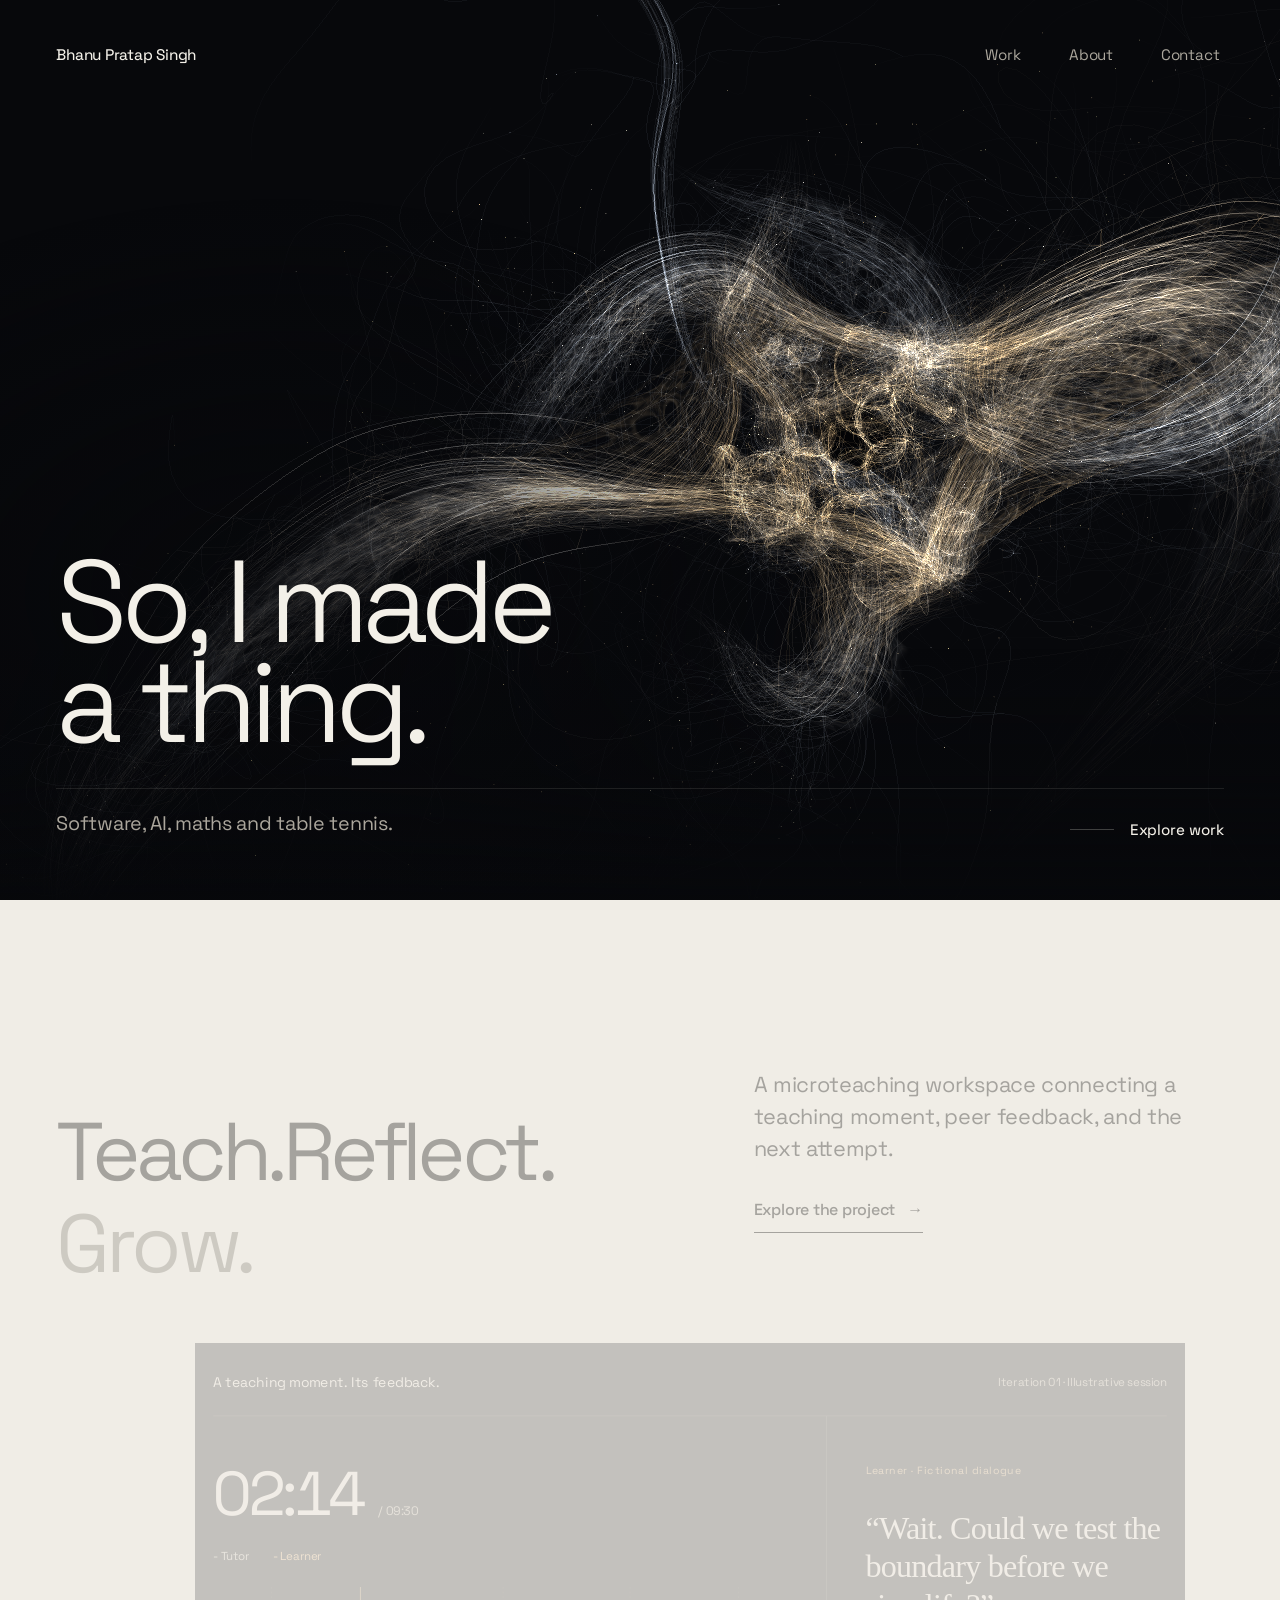
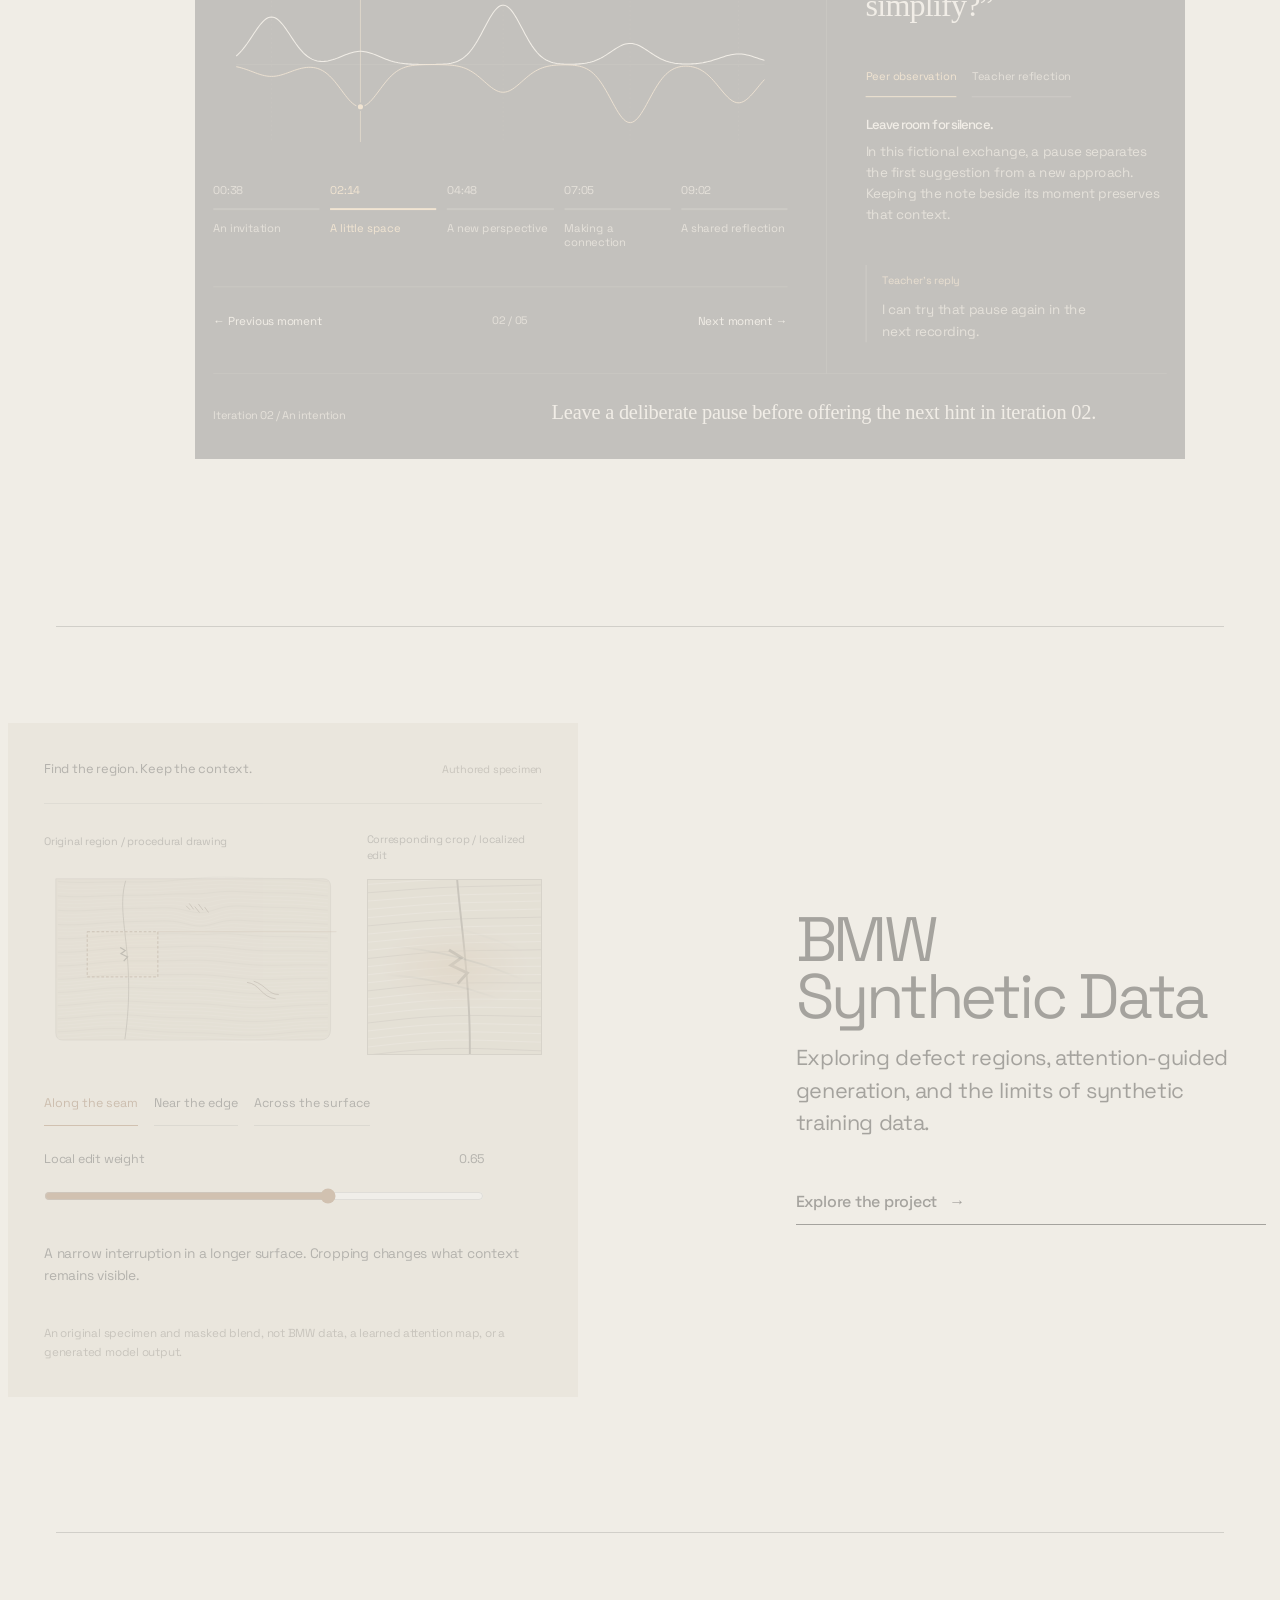
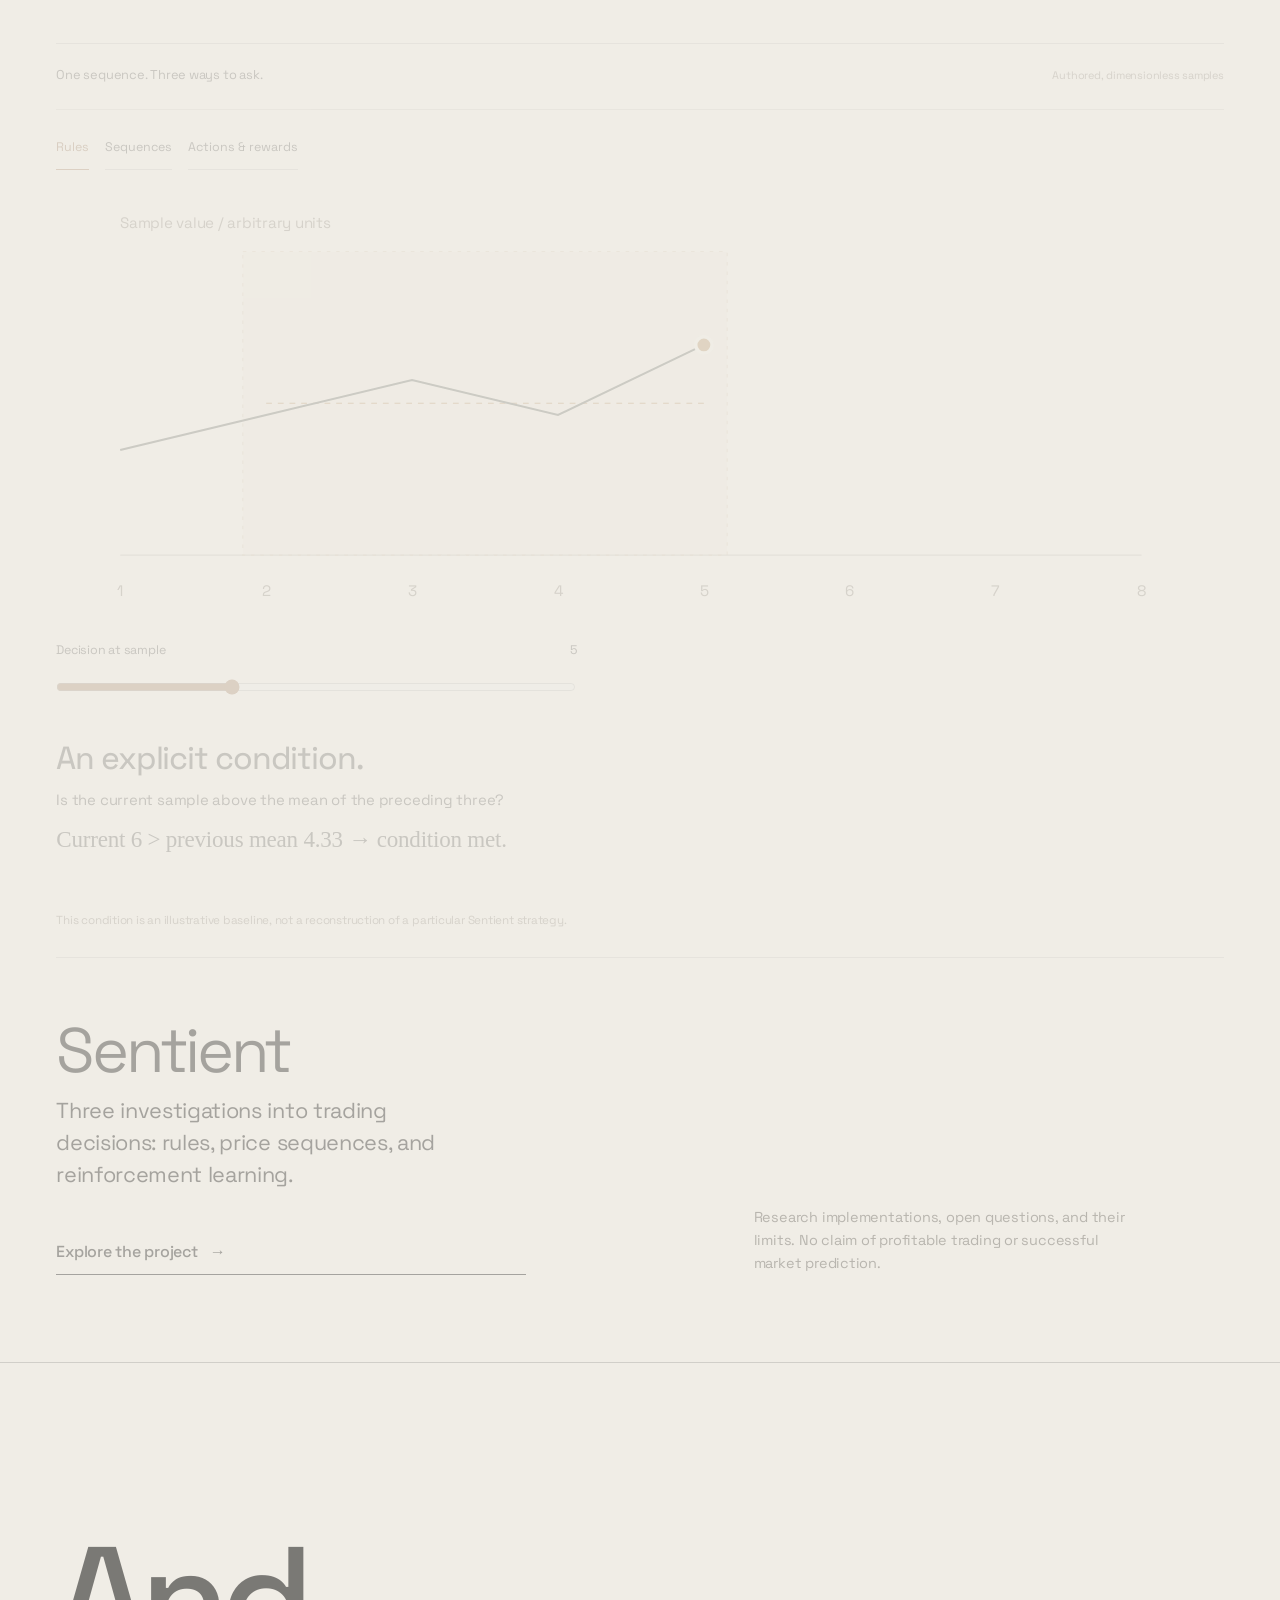
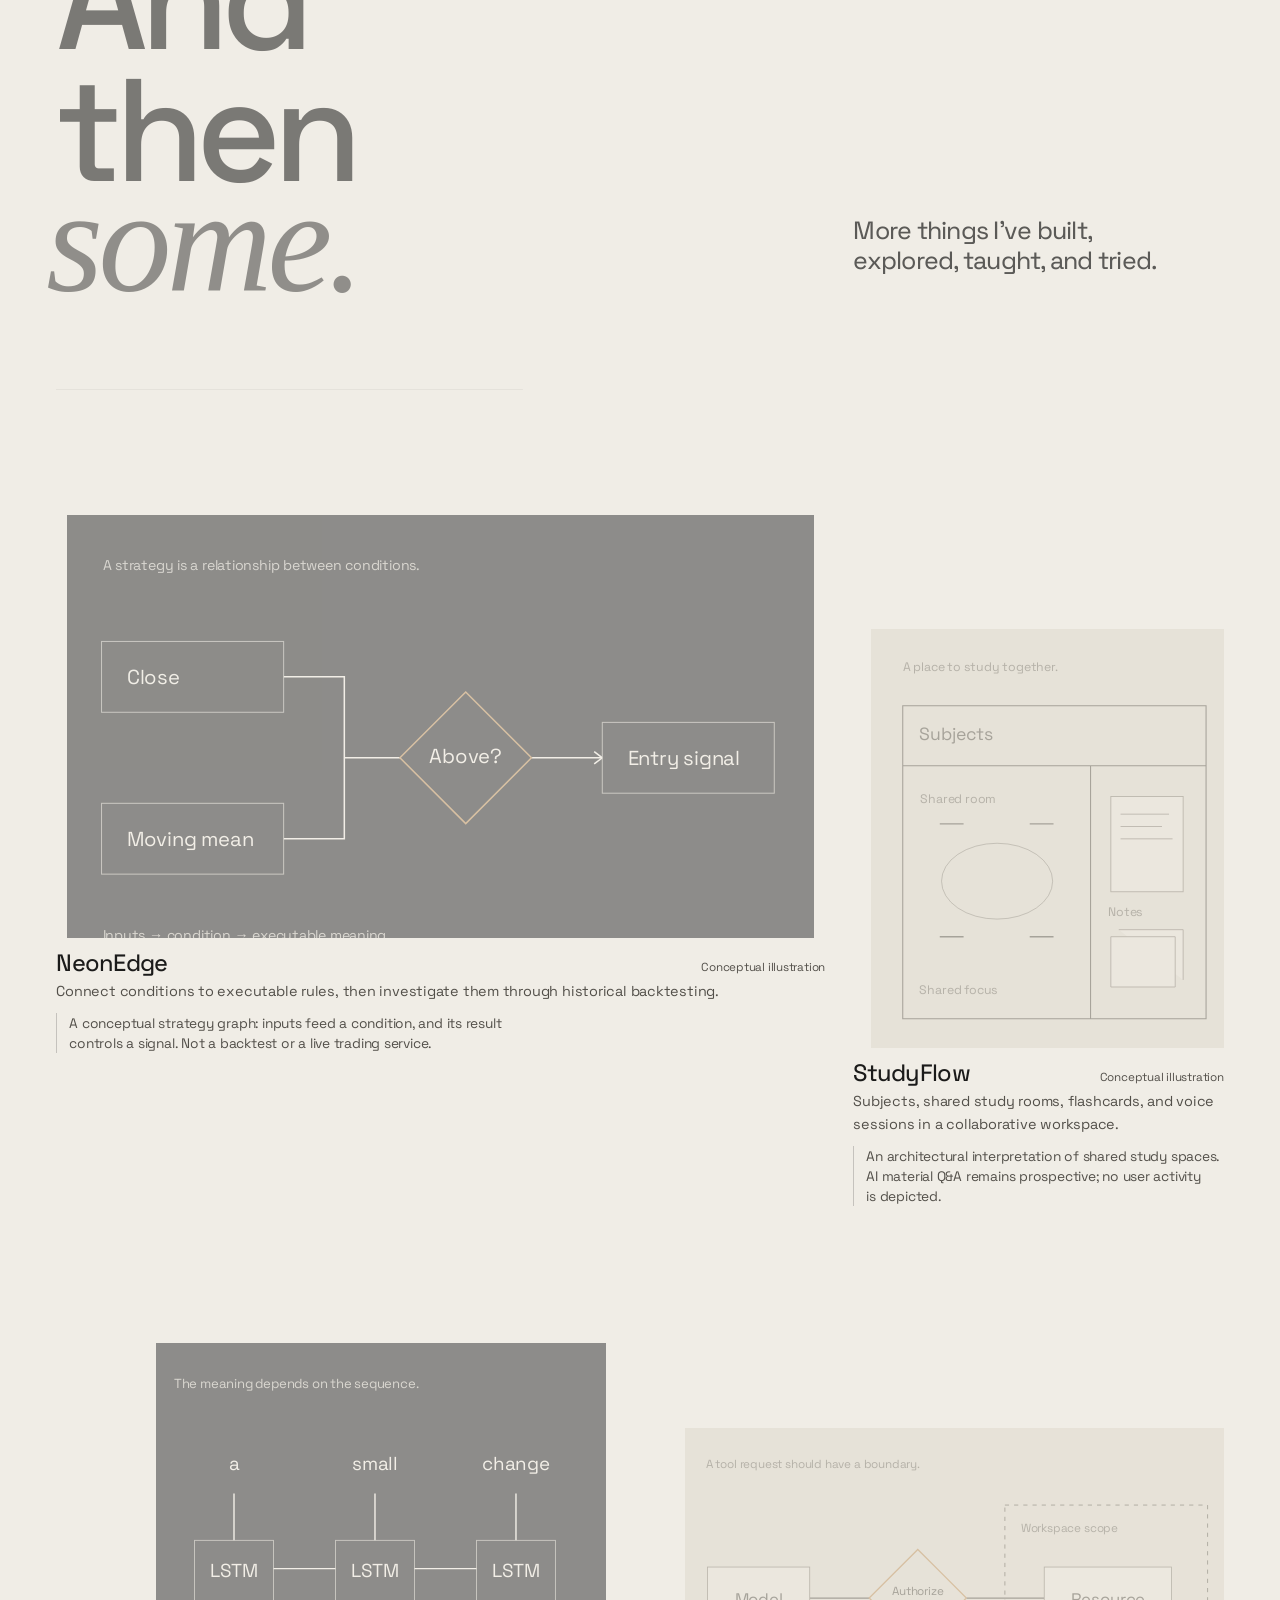
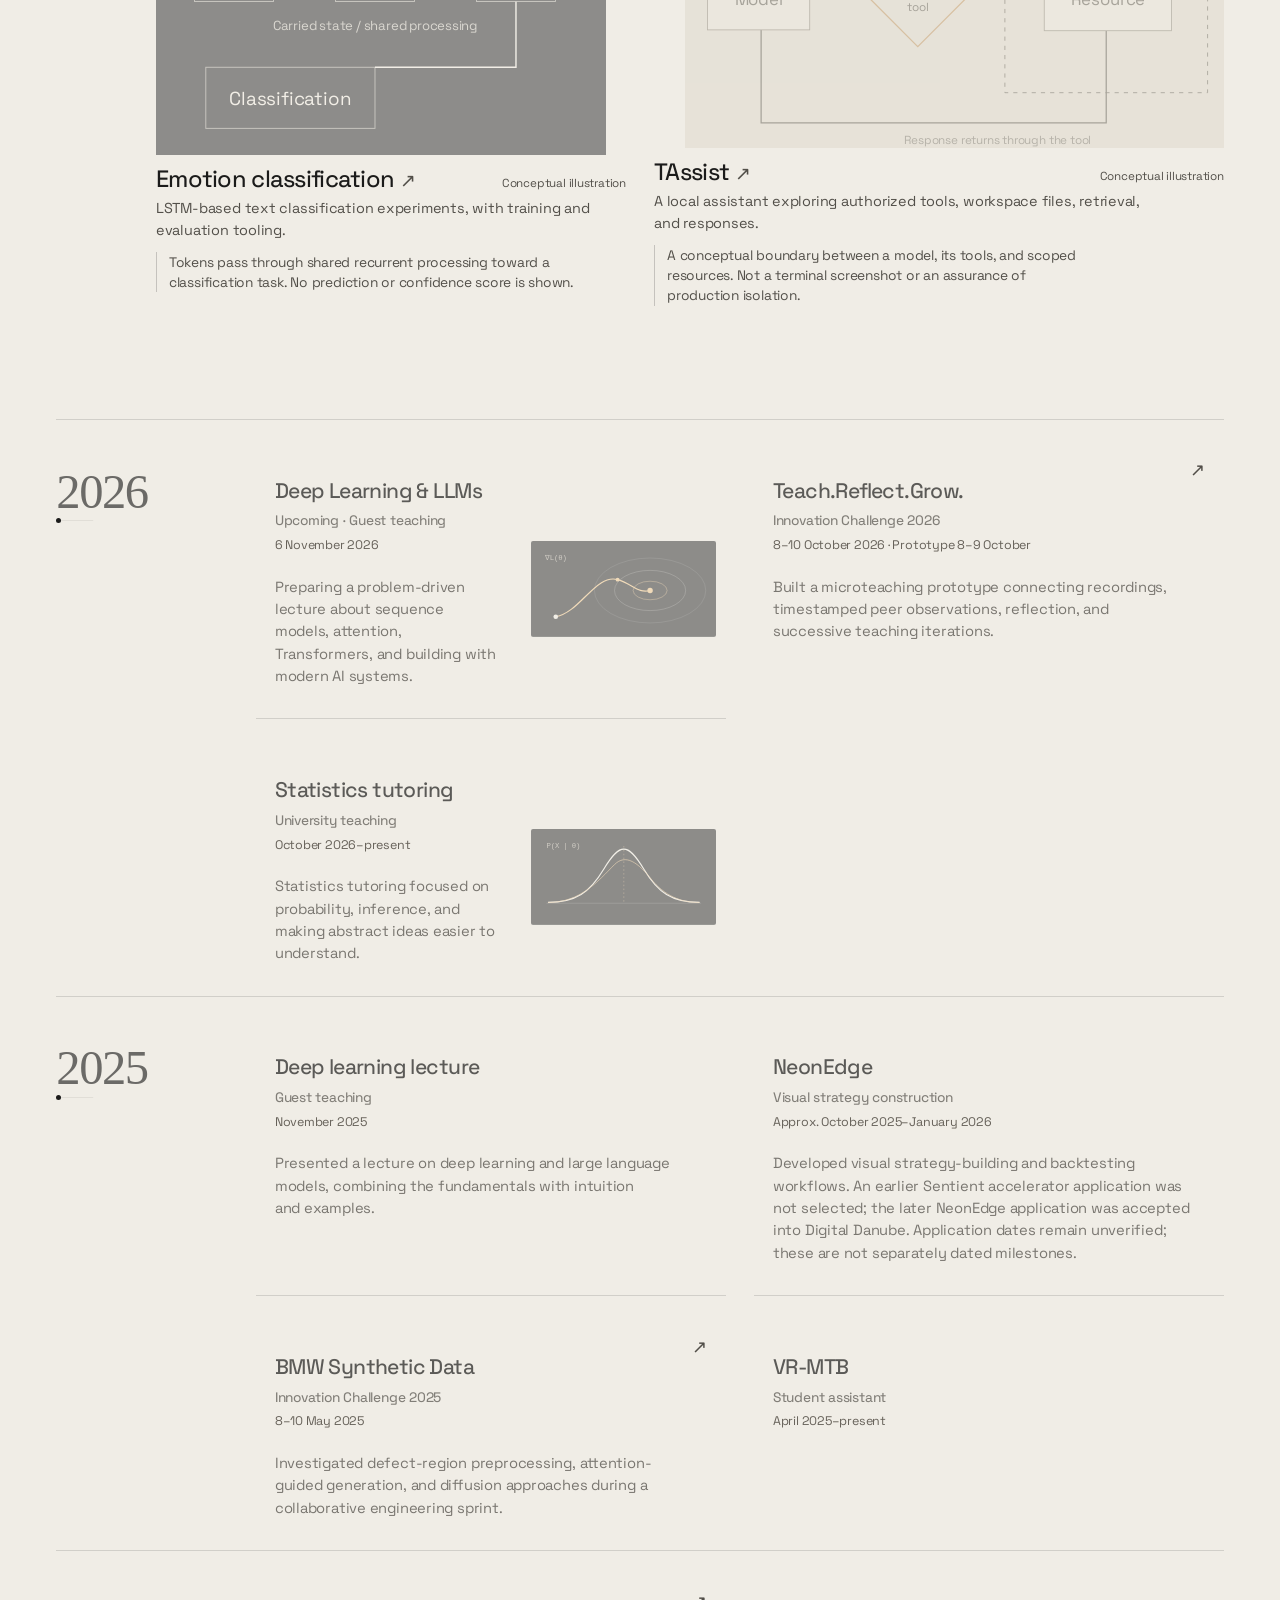
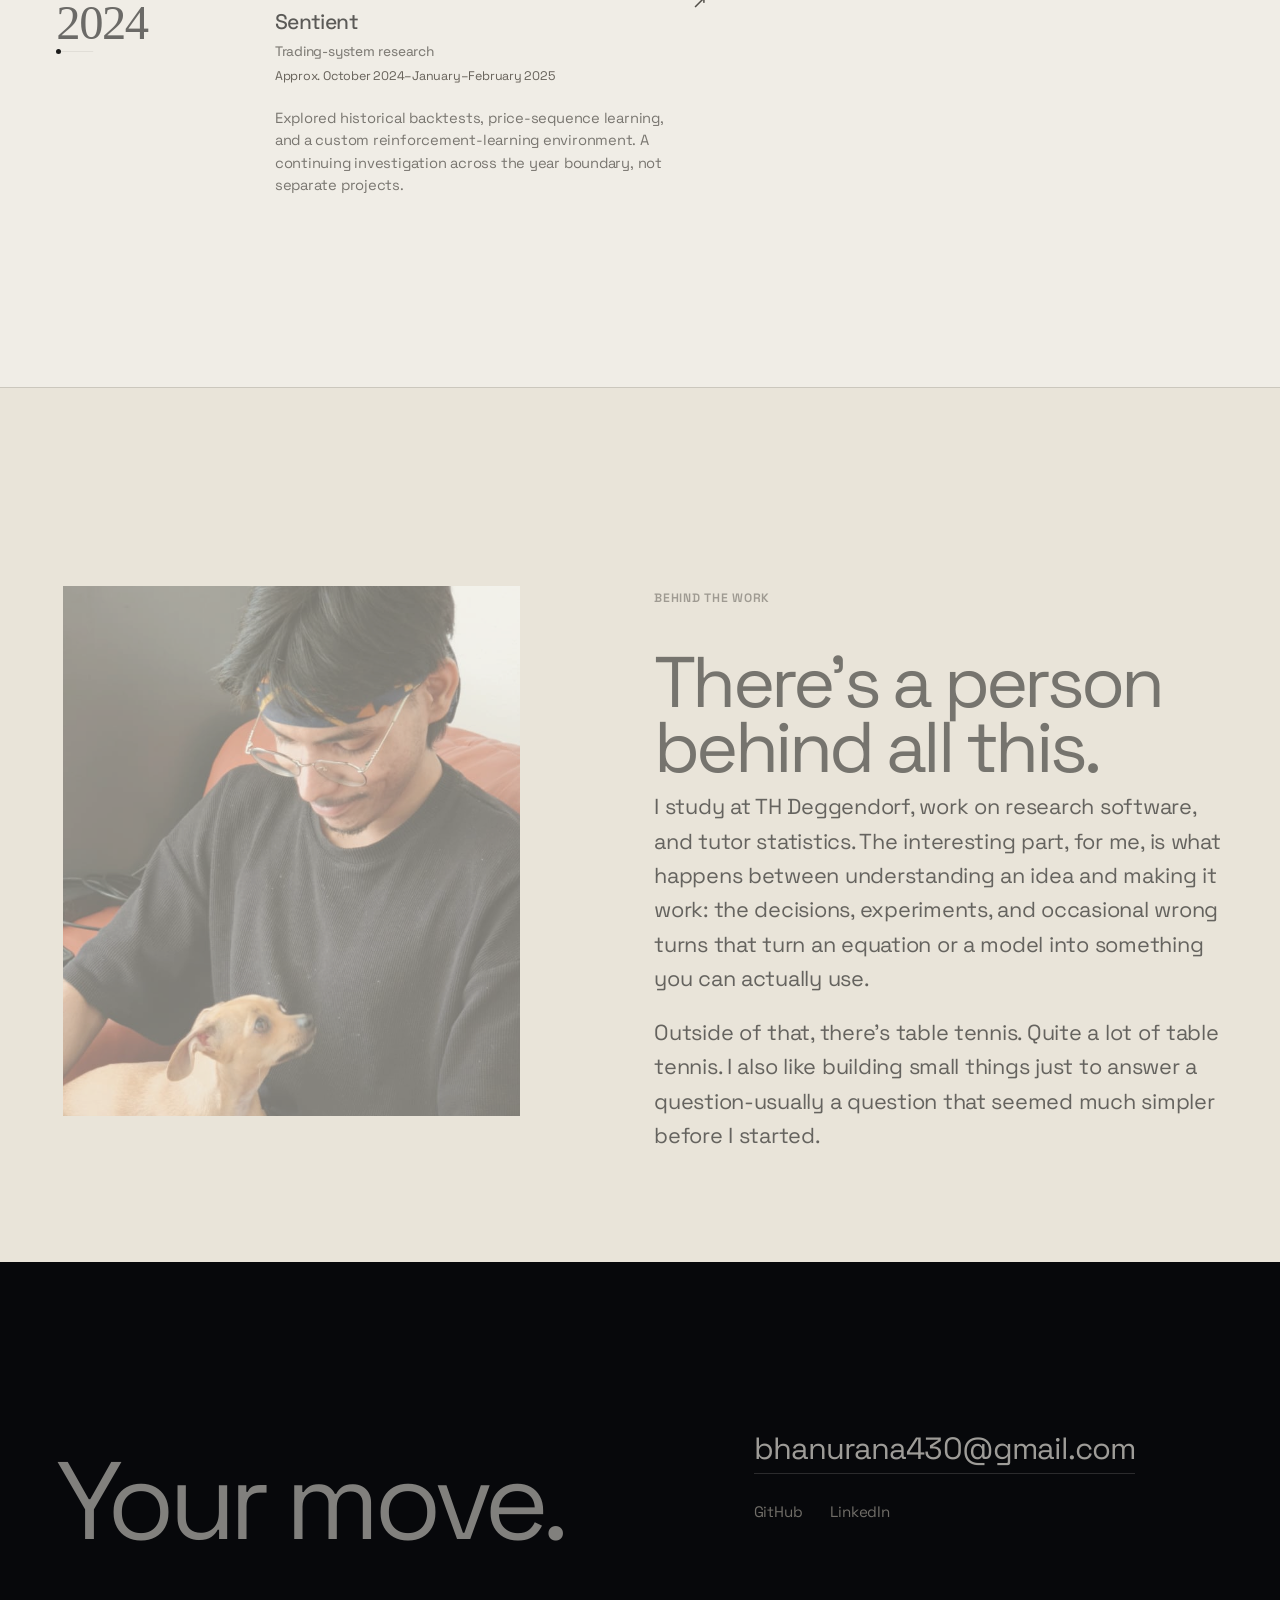
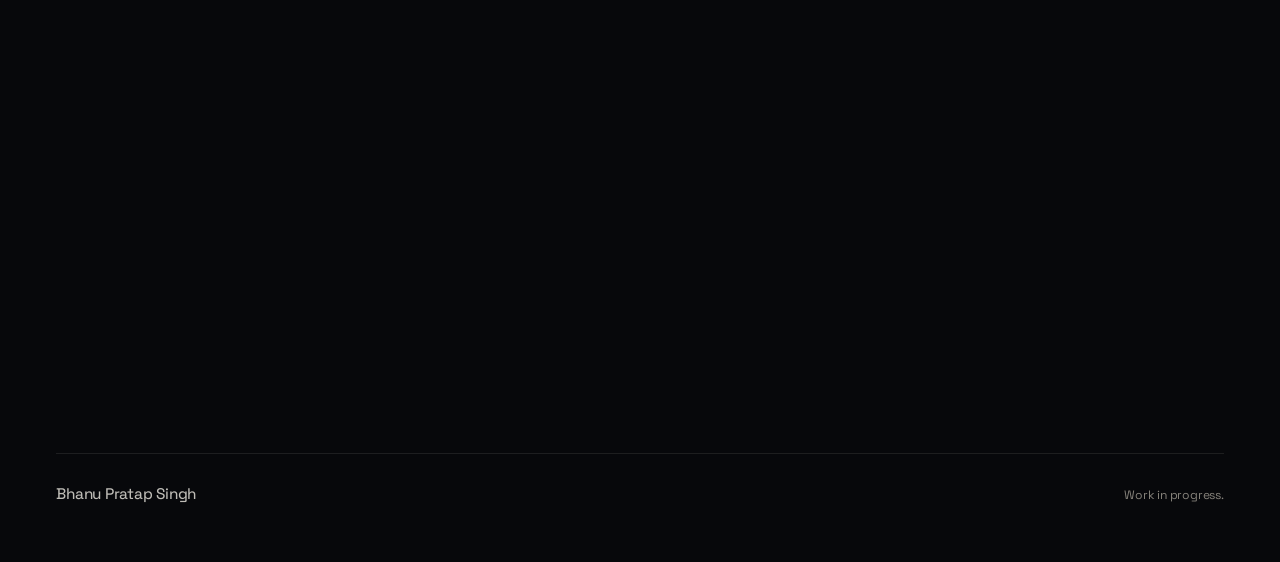
<file: index.html>
<!DOCTYPE html><html lang="en"> <head><meta charset="utf-8"><meta name="viewport" content="width=device-width, initial-scale=1, viewport-fit=cover"><title>Bhanu Pratap Singh - Software, AI, maths and table tennis.</title><meta name="description" content="Bhanu Pratap Singh. So, I made a thing. Software, AI, maths and table tennis."><meta name="robots" content="noindex, nofollow"><meta name="theme-color" content="#05060a"><link rel="icon" href="/favicon.ico" sizes="32x32"><link rel="icon" type="image/png" sizes="48x48" href="/favicon/favicon-48.png"><link rel="apple-touch-icon" href="/favicon/apple-touch-icon.png"><link rel="stylesheet" href="/_astro/_slug_.pvQQNwG6.css">
<link rel="stylesheet" href="/_astro/index.B5H31vxt.css"></head> <body> <a class="skip-link" href="#main-content">Skip to content</a>  <main id="main-content" tabindex="-1"> <section id="hero" class="hero-section" data-hero-section aria-labelledby="hero-heading"> <div class="organism-stage" data-organism-stage aria-hidden="true"> <picture class="organism-poster" aria-hidden="true"> <source media="(max-width: 767px)" srcset="/media/organism-v3-mobile.avif" type="image/avif" width="780" height="1688"> <source media="(max-width: 767px)" srcset="/media/organism-v3-mobile.webp" type="image/webp" width="780" height="1688"> <source srcset="/media/organism-v3-desktop.avif" type="image/avif" width="1440" height="900"> <source srcset="/media/organism-v3-desktop.webp" type="image/webp" width="1440" height="900"> <img class="organism-poster-img" src="/media/organism-v3-desktop.jpg" alt="" width="1440" height="900" decoding="async" fetchpriority="high"> </picture> <canvas data-organism-canvas aria-hidden="true" tabindex="-1"></canvas> </div> <header class="site-header" data-site-header data-nav-compact="false" data-nav-theme="dark" data-active-section="hero" data-menu-open="false"> <div class="site-header-bar"> <a class="site-identity" href="#hero" data-site-identity tabindex="-1" aria-label="Bhanu Pratap Singh - Back to top"> Bhanu Pratap Singh </a> <button type="button" class="site-menu-toggle" data-menu-toggle aria-expanded="false" aria-controls="site-primary-nav"> <span class="site-menu-toggle-label" data-menu-toggle-label>Menu</span> <span class="site-menu-toggle-icon" aria-hidden="true"></span> </button> <nav id="site-primary-nav" class="site-nav" data-site-nav aria-label="Primary"> <ul class="site-nav-list"> <li class="site-nav-item" data-nav-item="work"> <a class="site-nav-link" href="#work" data-nav-link="work"> <span class="site-nav-link-text">Work</span> </a> </li><li class="site-nav-item site-nav-item--archive" data-nav-item="index"> <a class="site-nav-link site-nav-link--archive" href="#index" data-nav-link="index"> <span class="site-nav-link-text">Archive</span> </a> </li><li class="site-nav-item" data-nav-item="about"> <a class="site-nav-link" href="#about" data-nav-link="about"> <span class="site-nav-link-text">About</span> </a> </li><li class="site-nav-item" data-nav-item="contact"> <a class="site-nav-link" href="#contact" data-nav-link="contact"> <span class="site-nav-link-text">Contact</span> </a> </li> </ul> </nav> </div> <div class="site-nav-backdrop" data-menu-backdrop aria-hidden="true"></div> </header> <div class="hero-inner"> <div class="hero-copy"> <h1 id="hero-heading" class="hero-headline"> <span class="hero-headline-line">So, I made</span>  <span class="hero-headline-line">a thing.</span> </h1> </div> <div class="hero-bottom-bar"> <p class="hero-subline">Software, AI, maths and table tennis.</p> <a class="hero-explore-link" href="#work"> Explore work </a> </div> </div> </section> <script type="module" src="/_astro/Hero.astro_astro_type_script_index_0_lang.D-MpAO4a.js"></script> <div class="exhibition-canvas surface-light"> <section id="work" class="exhibition-section" data-content-mode="preview" aria-labelledby="work-heading"> <h2 id="work-heading" class="sr-only">Selected work</h2> <div class="exhibits-flow"> <article class="exhibit exhibit--immersion" data-exhibit-id="teach-reflect-grow" data-exhibit-format="immersion" data-exhibit-motion aria-labelledby="exhibit-title-teach-reflect-grow"> <div class="exhibit-immersion-header"> <h3 id="exhibit-title-teach-reflect-grow" class="exhibit-title exhibit-title--immersion teaching-exhibit-title"><span class="exhibit-title-primary" data-exhibit-layer="title">Teach.Reflect.</span><span class="exhibit-title-tonal" data-exhibit-layer="tonal">Grow.</span></h3> <div class="exhibit-immersion-lead" data-exhibit-layer="copy"><p class="exhibit-summary">A microteaching workspace connecting a teaching moment, peer feedback, and the next attempt.</p><a class="exhibit-cta-link" href="/work/teach-reflect-grow/">Explore the project<span class="exhibit-cta-arrow" aria-hidden="true">→</span></a></div> </div> <div class="exhibit-immersion-stage" data-exhibit-layer="artwork"><section class="session-space" data-immersion data-moment="1" aria-labelledby="teaching-home-heading"> <div class="session-topline"><h2 id="teaching-home-heading">A teaching moment. Its feedback.</h2><span>Iteration 01 · Illustrative session</span></div> <div class="session-body"> <div class="session-temporal"> <div class="session-clock"><span data-session-time>02:14</span><span>/ 09:30</span></div> <p class="session-voice-key"><span>- Tutor</span><span>- Learner</span></p> <svg class="session-cadence" viewBox="0 0 1000 320" role="img" aria-labelledby="teaching-home-title teaching-home-desc"> <title id="teaching-home-title">A conversation, arranged in time</title> <desc id="teaching-home-desc">Illustrative contours mark five fictional exchanges, not recorded sound. The selected line locates the current observation.</desc> <g aria-hidden="true"> <line x1="40" y1="160" x2="960" y2="160" class="session-datum"></line> <line x1="101.33333333333334" x2="101.33333333333334" y1="25" y2="295" class="session-anchor" data-session-anchor="0" data-selected="false"></line><line x1="256.280701754386" x2="256.280701754386" y1="25" y2="295" class="session-anchor" data-session-anchor="1" data-selected="true"></line><line x1="504.8421052631579" x2="504.8421052631579" y1="25" y2="295" class="session-anchor" data-session-anchor="2" data-selected="false"></line><line x1="725.9649122807017" x2="725.9649122807017" y1="25" y2="295" class="session-anchor" data-session-anchor="3" data-selected="false"></line><line x1="914.8070175438596" x2="914.8070175438596" y1="25" y2="295" class="session-anchor" data-session-anchor="4" data-selected="false"></line> <path d="M40.00,145.13 L43.07,142.42 L46.13,139.39 L49.20,136.05 L52.27,132.41 L55.33,128.48 L58.40,124.30 L61.47,119.92 L64.53,115.37 L67.60,110.74 L70.67,106.10 L73.73,101.52 L76.80,97.09 L79.87,92.91 L82.93,89.06 L86.00,85.63 L89.07,82.70 L92.13,80.34 L95.20,78.61 L98.27,77.55 L101.33,77.20 L104.40,77.55 L107.47,78.61 L110.53,80.34 L113.60,82.69 L116.67,85.62 L119.73,89.05 L122.80,92.90 L125.87,97.08 L128.93,101.50 L132.00,106.08 L135.07,110.72 L138.13,115.34 L141.20,119.86 L144.27,124.23 L147.33,128.38 L150.40,132.27 L153.47,135.87 L156.53,139.15 L159.60,142.10 L162.67,144.71 L165.73,146.98 L168.80,148.93 L171.87,150.56 L174.93,151.89 L178.00,152.94 L181.07,153.71 L184.13,154.24 L187.20,154.53 L190.27,154.61 L193.33,154.49 L196.40,154.19 L199.47,153.71 L202.53,153.07 L205.60,152.30 L208.67,151.40 L211.73,150.39 L214.80,149.28 L217.87,148.10 L220.93,146.88 L224.00,145.62 L227.07,144.36 L230.13,143.12 L233.20,141.93 L236.27,140.82 L239.33,139.81 L242.40,138.93 L245.47,138.19 L248.53,137.62 L251.60,137.23 L254.67,137.03 L257.73,137.02 L260.80,137.21 L263.87,137.60 L266.93,138.16 L270.00,138.89 L273.07,139.78 L276.13,140.79 L279.20,141.90 L282.27,143.10 L285.33,144.35 L288.40,145.64 L291.47,146.93 L294.53,148.21 L297.60,149.45 L300.67,150.64 L303.73,151.77 L306.80,152.83 L309.87,153.80 L312.93,154.68 L316.00,155.48 L319.07,156.20 L322.13,156.82 L325.20,157.37 L328.27,157.84 L331.33,158.24 L334.40,158.58 L337.47,158.86 L340.53,159.10 L343.60,159.29 L346.67,159.45 L349.73,159.57 L352.80,159.67 L355.87,159.75 L358.93,159.81 L362.00,159.85 L365.07,159.88 L368.13,159.90 L371.20,159.91 L374.27,159.92 L377.33,159.91 L380.40,159.89 L383.47,159.86 L386.53,159.82 L389.60,159.75 L392.67,159.66 L395.73,159.54 L398.80,159.39 L401.87,159.18 L404.93,158.91 L408.00,158.57 L411.07,158.13 L414.13,157.58 L417.20,156.89 L420.27,156.05 L423.33,155.01 L426.40,153.76 L429.47,152.26 L432.53,150.48 L435.60,148.40 L438.67,145.98 L441.73,143.19 L444.80,140.03 L447.87,136.48 L450.93,132.53 L454.00,128.19 L457.07,123.48 L460.13,118.44 L463.20,113.10 L466.27,107.52 L469.33,101.79 L472.40,95.98 L475.47,90.19 L478.53,84.54 L481.60,79.12 L484.67,74.05 L487.73,69.44 L490.80,65.41 L493.87,62.04 L496.93,59.41 L500.00,57.60 L503.07,56.65 L506.13,56.58 L509.20,57.39 L512.27,59.07 L515.33,61.57 L518.40,64.83 L521.47,68.77 L524.53,73.29 L527.60,78.29 L530.67,83.66 L533.73,89.29 L536.80,95.06 L539.87,100.87 L542.93,106.63 L546.00,112.23 L549.07,117.61 L552.13,122.71 L555.20,127.47 L558.27,131.87 L561.33,135.88 L564.40,139.50 L567.47,142.72 L570.53,145.56 L573.60,148.04 L576.67,150.17 L579.73,152.00 L582.80,153.54 L585.87,154.82 L588.93,155.89 L592.00,156.76 L595.07,157.47 L598.13,158.03 L601.20,158.48 L604.27,158.82 L607.33,159.08 L610.40,159.28 L613.47,159.41 L616.53,159.50 L619.60,159.54 L622.67,159.53 L625.73,159.49 L628.80,159.41 L631.87,159.29 L634.93,159.12 L638.00,158.89 L641.07,158.61 L644.13,158.25 L647.20,157.82 L650.27,157.30 L653.33,156.68 L656.40,155.96 L659.47,155.11 L662.53,154.13 L665.60,153.02 L668.67,151.78 L671.73,150.39 L674.80,148.86 L677.87,147.20 L680.93,145.42 L684.00,143.53 L687.07,141.55 L690.13,139.52 L693.20,137.46 L696.27,135.40 L699.33,133.38 L702.40,131.44 L705.47,129.62 L708.53,127.97 L711.60,126.51 L714.67,125.28 L717.73,124.32 L720.80,123.65 L723.87,123.27 L726.93,123.22 L730.00,123.47 L733.07,124.04 L736.13,124.90 L739.20,126.03 L742.27,127.40 L745.33,128.99 L748.40,130.75 L751.47,132.65 L754.53,134.64 L757.60,136.69 L760.67,138.76 L763.73,140.81 L766.80,142.81 L769.87,144.73 L772.93,146.55 L776.00,148.26 L779.07,149.84 L782.13,151.28 L785.20,152.57 L788.27,153.73 L791.33,154.75 L794.40,155.64 L797.47,156.40 L800.53,157.04 L803.60,157.58 L806.67,158.03 L809.73,158.39 L812.80,158.66 L815.87,158.87 L818.93,159.01 L822.00,159.09 L825.07,159.12 L828.13,159.09 L831.20,159.01 L834.27,158.87 L837.33,158.68 L840.40,158.44 L843.47,158.13 L846.53,157.76 L849.60,157.32 L852.67,156.82 L855.73,156.24 L858.80,155.59 L861.87,154.87 L864.93,154.08 L868.00,153.23 L871.07,152.31 L874.13,151.35 L877.20,150.35 L880.27,149.33 L883.33,148.29 L886.40,147.27 L889.47,146.27 L892.53,145.33 L895.60,144.45 L898.67,143.66 L901.73,142.98 L904.80,142.42 L907.87,142.00 L910.93,141.73 L914.00,141.61 L917.07,141.64 L920.13,141.84 L923.20,142.18 L926.27,142.67 L929.33,143.29 L932.40,144.02 L935.47,144.86 L938.53,145.77 L941.60,146.74 L944.67,147.75 L947.73,148.78 L950.80,149.81 L953.87,150.83 L956.93,151.81 L960.00,152.76" class="session-tutor"></path> <path d="M40.00,163.72 L43.07,164.40 L46.13,165.15 L49.20,165.99 L52.27,166.90 L55.33,167.88 L58.40,168.92 L61.47,170.02 L64.53,171.16 L67.60,172.31 L70.67,173.48 L73.73,174.62 L76.80,175.73 L79.87,176.77 L82.93,177.74 L86.00,178.59 L89.07,179.33 L92.13,179.92 L95.20,180.35 L98.27,180.61 L101.33,180.70 L104.40,180.61 L107.47,180.35 L110.53,179.92 L113.60,179.33 L116.67,178.60 L119.73,177.75 L122.80,176.80 L125.87,175.76 L128.93,174.67 L132.00,173.54 L135.07,172.40 L138.13,171.28 L141.20,170.20 L144.27,169.16 L147.33,168.21 L150.40,167.34 L153.47,166.58 L156.53,165.94 L159.60,165.43 L162.67,165.07 L165.73,164.86 L168.80,164.83 L171.87,164.98 L174.93,165.34 L178.00,165.90 L181.07,166.70 L184.13,167.75 L187.20,169.05 L190.27,170.63 L193.33,172.50 L196.40,174.66 L199.47,177.12 L202.53,179.88 L205.60,182.93 L208.67,186.26 L211.73,189.83 L214.80,193.62 L217.87,197.57 L220.93,201.64 L224.00,205.76 L227.07,209.87 L230.13,213.88 L233.20,217.72 L236.27,221.31 L239.33,224.56 L242.40,227.41 L245.47,229.78 L248.53,231.61 L251.60,232.87 L254.67,233.51 L257.73,233.53 L260.80,232.92 L263.87,231.69 L266.93,229.88 L270.00,227.54 L273.07,224.72 L276.13,221.48 L279.20,217.91 L282.27,214.08 L285.33,210.07 L288.40,205.96 L291.47,201.83 L294.53,197.74 L297.60,193.76 L300.67,189.95 L303.73,186.33 L306.80,182.96 L309.87,179.85 L312.93,177.01 L316.00,174.45 L319.07,172.17 L322.13,170.17 L325.20,168.42 L328.27,166.91 L331.33,165.63 L334.40,164.54 L337.47,163.63 L340.53,162.88 L343.60,162.27 L346.67,161.77 L349.73,161.37 L352.80,161.05 L355.87,160.80 L358.93,160.60 L362.00,160.45 L365.07,160.34 L368.13,160.25 L371.20,160.19 L374.27,160.15 L377.33,160.12 L380.40,160.11 L383.47,160.10 L386.53,160.11 L389.60,160.13 L392.67,160.17 L395.73,160.22 L398.80,160.29 L401.87,160.39 L404.93,160.51 L408.00,160.67 L411.07,160.87 L414.13,161.13 L417.20,161.45 L420.27,161.85 L423.33,162.33 L426.40,162.91 L429.47,163.61 L432.53,164.44 L435.60,165.41 L438.67,166.54 L441.73,167.84 L444.80,169.32 L447.87,170.98 L450.93,172.82 L454.00,174.84 L457.07,177.04 L460.13,179.40 L463.20,181.89 L466.27,184.49 L469.33,187.16 L472.40,189.88 L475.47,192.58 L478.53,195.22 L481.60,197.75 L484.67,200.11 L487.73,202.26 L490.80,204.14 L493.87,205.72 L496.93,206.94 L500.00,207.79 L503.07,208.23 L506.13,208.26 L509.20,207.88 L512.27,207.10 L515.33,205.93 L518.40,204.41 L521.47,202.58 L524.53,200.47 L527.60,198.13 L530.67,195.62 L533.73,193.00 L536.80,190.30 L539.87,187.59 L542.93,184.91 L546.00,182.29 L549.07,179.78 L552.13,177.40 L555.20,175.18 L558.27,173.13 L561.33,171.26 L564.40,169.57 L567.47,168.06 L570.53,166.74 L573.60,165.58 L576.67,164.59 L579.73,163.74 L582.80,163.02 L585.87,162.43 L588.93,161.93 L592.00,161.54 L595.07,161.22 L598.13,160.97 L601.20,160.78 L604.27,160.65 L607.33,160.56 L610.40,160.53 L613.47,160.53 L616.53,160.59 L619.60,160.70 L622.67,160.86 L625.73,161.09 L628.80,161.40 L631.87,161.81 L634.93,162.33 L638.00,162.98 L641.07,163.78 L644.13,164.77 L647.20,165.97 L650.27,167.40 L653.33,169.11 L656.40,171.12 L659.47,173.45 L662.53,176.13 L665.60,179.18 L668.67,182.61 L671.73,186.44 L674.80,190.64 L677.87,195.20 L680.93,200.11 L684.00,205.30 L687.07,210.73 L690.13,216.32 L693.20,222.00 L696.27,227.66 L699.33,233.21 L702.40,238.54 L705.47,243.54 L708.53,248.09 L711.60,252.10 L714.67,255.47 L717.73,258.12 L720.80,259.98 L723.87,261.00 L726.93,261.16 L730.00,260.45 L733.07,258.90 L736.13,256.53 L739.20,253.42 L742.27,249.64 L745.33,245.27 L748.40,240.43 L751.47,235.21 L754.53,229.73 L757.60,224.09 L760.67,218.41 L763.73,212.78 L766.80,207.28 L769.87,201.99 L772.93,196.98 L776.00,192.29 L779.07,187.95 L782.13,184.00 L785.20,180.43 L788.27,177.25 L791.33,174.46 L794.40,172.02 L797.47,169.94 L800.53,168.17 L803.60,166.70 L806.67,165.50 L809.73,164.55 L812.80,163.82 L815.87,163.29 L818.93,162.96 L822.00,162.81 L825.07,162.83 L828.13,163.03 L831.20,163.39 L834.27,163.93 L837.33,164.66 L840.40,165.59 L843.47,166.72 L846.53,168.08 L849.60,169.67 L852.67,171.51 L855.73,173.61 L858.80,175.97 L861.87,178.58 L864.93,181.45 L868.00,184.55 L871.07,187.86 L874.13,191.35 L877.20,194.98 L880.27,198.70 L883.33,202.44 L886.40,206.15 L889.47,209.76 L892.53,213.18 L895.60,216.36 L898.67,219.22 L901.73,221.69 L904.80,223.72 L907.87,225.25 L910.93,226.24 L914.00,226.68 L917.07,226.54 L920.13,225.84 L923.20,224.59 L926.27,222.82 L929.33,220.58 L932.40,217.91 L935.47,214.89 L938.53,211.59 L941.60,208.06 L944.67,204.40 L947.73,200.66 L950.80,196.93 L953.87,193.24 L956.93,189.67 L960.00,186.26" class="session-learner"></path> <circle data-session-dot cx="256.280701754386" cy="233.60036041691427" r="6"></circle> </g> </svg> <div class="session-timeline" role="group" aria-label="Choose a session moment"> <button type="button" data-moment-select="0" aria-pressed="false" aria-label="00:38 An invitation"><span>00:38</span> <span class="moment-tick" aria-hidden="true"></span><span>An invitation</span></button><button type="button" data-moment-select="1" aria-pressed="true" aria-label="02:14 A little space"><span>02:14</span> <span class="moment-tick" aria-hidden="true"></span><span>A little space</span></button><button type="button" data-moment-select="2" aria-pressed="false" aria-label="04:48 A new perspective"><span>04:48</span> <span class="moment-tick" aria-hidden="true"></span><span>A new perspective</span></button><button type="button" data-moment-select="3" aria-pressed="false" aria-label="07:05 Making a connection"><span>07:05</span> <span class="moment-tick" aria-hidden="true"></span><span>Making a connection</span></button><button type="button" data-moment-select="4" aria-pressed="false" aria-label="09:02 A shared reflection"><span>09:02</span> <span class="moment-tick" aria-hidden="true"></span><span>A shared reflection</span></button> </div> <div class="session-stepper"><button type="button" data-session-prev>← Previous moment</button><span data-session-count>02 / 05</span><button type="button" data-session-next>Next moment →</button></div> </div> <div class="session-observation" aria-live="polite" aria-atomic="true"> <p class="experience-eyebrow" data-session-speaker>Learner · Fictional dialogue</p> <blockquote data-session-quote>“Wait. Could we test the boundary before we simplify?”</blockquote> <div class="observation-detail"> <div class="teaching-perspectives" role="group" aria-label="Feedback perspective"><button type="button" data-session-perspective="peer" aria-pressed="true">Peer observation</button><button type="button" data-session-perspective="teacher" aria-pressed="false">Teacher reflection</button></div> <h3 data-session-title>Leave room for silence.</h3><p data-session-note>In this fictional exchange, a pause separates the first suggestion from a new approach. Keeping the note beside its moment preserves that context.</p> <div class="teaching-reply" data-session-reply-thread><span>Teacher’s reply</span><p data-session-reply>I can try that pause again in the next recording.</p></div> </div> </div> </div> <div class="session-prompt"><span>Iteration 02 / An intention</span><p data-session-reflection>Leave a deliberate pause before offering the next hint in iteration 02.</p></div> <p class="teaching-disclosure">Illustrative lesson, peer feedback, and reflection. No real recording or audio analysis is shown.</p> <noscript><p class="experience-noscript">This is the 02:14 observation. Enable JavaScript to explore the other moments.</p></noscript> </section> <script type="module" src="/_astro/TeachingSession.astro_astro_type_script_index_0_lang.BvlV13rh.js"></script></div> </article><article class="exhibit exhibit--counterpoint" data-exhibit-id="bmw-synthetic-data" data-exhibit-format="counterpoint" data-exhibit-motion aria-labelledby="exhibit-title-bmw-synthetic-data"> <div class="exhibit-counterpoint-stage" data-exhibit-layer="artwork"><div class="inspection-study" data-inspection-study data-region="seam"> <div class="inspection-topline"><span>Find the region. Keep the context.</span><span>Authored specimen</span></div> <div class="inspection-composition"> <figure class="inspection-source"><figcaption>Original region / procedural drawing</figcaption> <svg viewBox="0 0 760 480" role="img" aria-label="Original illustrated specimen with a selected inspection region"> <g class="specimen-original"> <path d="M30 35 L711 35 Q730 35 730 55 L730 418 Q730 446 702 446 L48 446 Q30 446 30 428 Z" fill="#c6bdaa" stroke="#7d7568"></path> <path d="M35.00,41.72 L43.60,42.46 L52.20,43.10 L60.80,43.63 L69.40,44.04 L78.00,44.33 L86.60,44.51 L95.20,44.58 L103.80,44.56 L112.40,44.47 L121.00,44.32 L129.60,44.13 L138.20,43.92 L146.80,43.71 L155.40,43.51 L164.00,43.34 L172.60,43.21 L181.20,43.12 L189.80,43.08 L198.40,43.08 L207.00,43.11 L215.60,43.17 L224.20,43.24 L232.80,43.31 L241.40,43.35 L250.00,43.35 L258.60,43.29 L267.20,43.16 L275.80,42.94 L284.40,42.63 L293.00,42.21 L301.60,41.69 L310.20,41.07 L318.80,40.37 L327.40,39.60 L336.00,38.78 L344.60,37.93 L353.20,37.07 L361.80,36.21 L370.40,35.38 L379.00,34.58 L387.60,33.82 L396.20,33.13 L404.80,32.50 L413.40,31.95 L422.00,31.49 L430.60,31.14 L439.20,30.91 L447.80,30.79 L456.40,30.79 L465.00,30.89 L473.60,31.09 L482.20,31.35 L490.80,31.67 L499.40,32.02 L508.00,32.37 L516.60,32.70 L525.20,33.01 L533.80,33.27 L542.40,33.49 L551.00,33.66 L559.60,33.79 L568.20,33.88 L576.80,33.94 L585.40,33.98 L594.00,34.04 L602.60,34.11 L611.20,34.22 L619.80,34.38 L628.40,34.61 L637.00,34.93 L645.60,35.34 L654.20,35.83 L662.80,36.43 L671.40,37.11 L680.00,37.87 L688.60,38.70 L697.20,39.58 L705.80,40.48 L714.40,41.39 L723.00,42.28" fill="none" stroke="#716a5d" stroke-opacity=".45" stroke-width="1"></path><path d="M35.00,50.98 L43.60,51.71 L52.20,52.33 L60.80,52.83 L69.40,53.21 L78.00,53.48 L86.60,53.63 L95.20,53.67 L103.80,53.62 L112.40,53.49 L121.00,53.30 L129.60,53.07 L138.20,52.83 L146.80,52.57 L155.40,52.34 L164.00,52.13 L172.60,51.95 L181.20,51.83 L189.80,51.74 L198.40,51.71 L207.00,51.70 L215.60,51.73 L224.20,51.76 L232.80,51.80 L241.40,51.81 L250.00,51.78 L258.60,51.70 L267.20,51.55 L275.80,51.31 L284.40,50.98 L293.00,50.56 L301.60,50.04 L310.20,49.44 L318.80,48.77 L327.40,48.04 L336.00,47.28 L344.60,46.51 L353.20,45.75 L361.80,45.00 L370.40,44.27 L379.00,43.58 L387.60,42.91 L396.20,42.26 L404.80,41.66 L413.40,41.10 L422.00,40.61 L430.60,40.21 L439.20,39.91 L447.80,39.73 L456.40,39.68 L465.00,39.75 L473.60,39.93 L482.20,40.19 L490.80,40.52 L499.40,40.88 L508.00,41.26 L516.60,41.63 L525.20,41.97 L533.80,42.27 L542.40,42.52 L551.00,42.73 L559.60,42.89 L568.20,43.00 L576.80,43.09 L585.40,43.17 L594.00,43.24 L602.60,43.34 L611.20,43.46 L619.80,43.64 L628.40,43.89 L637.00,44.21 L645.60,44.62 L654.20,45.12 L662.80,45.72 L671.40,46.40 L680.00,47.15 L688.60,47.97 L697.20,48.83 L705.80,49.72 L714.40,50.61 L723.00,51.48" fill="none" stroke="#f0ede6" stroke-opacity=".65" stroke-width=".65"></path><path d="M35.00,60.22 L43.60,60.93 L52.20,61.53 L60.80,62.01 L69.40,62.37 L78.00,62.60 L86.60,62.72 L95.20,62.73 L103.80,62.64 L112.40,62.48 L121.00,62.25 L129.60,61.99 L138.20,61.70 L146.80,61.41 L155.40,61.13 L164.00,60.88 L172.60,60.67 L181.20,60.50 L189.80,60.38 L198.40,60.30 L207.00,60.27 L215.60,60.26 L224.20,60.26 L232.80,60.26 L241.40,60.25 L250.00,60.20 L258.60,60.09 L267.20,59.92 L275.80,59.67 L284.40,59.33 L293.00,58.91 L301.60,58.41 L310.20,57.83 L318.80,57.21 L327.40,56.56 L336.00,55.91 L344.60,55.27 L353.20,54.67 L361.80,54.09 L370.40,53.54 L379.00,53.01 L387.60,52.46 L396.20,51.90 L404.80,51.32 L413.40,50.73 L422.00,50.17 L430.60,49.65 L439.20,49.23 L447.80,48.93 L456.40,48.78 L465.00,48.76 L473.60,48.88 L482.20,49.11 L490.80,49.43 L499.40,49.80 L508.00,50.20 L516.60,50.59 L525.20,50.96 L533.80,51.30 L542.40,51.58 L551.00,51.82 L559.60,52.01 L568.20,52.16 L576.80,52.27 L585.40,52.37 L594.00,52.47 L602.60,52.58 L611.20,52.72 L619.80,52.91 L628.40,53.17 L637.00,53.50 L645.60,53.91 L654.20,54.41 L662.80,55.00 L671.40,55.67 L680.00,56.42 L688.60,57.22 L697.20,58.07 L705.80,58.94 L714.40,59.81 L723.00,60.65" fill="none" stroke="#f0ede6" stroke-opacity=".65" stroke-width=".65"></path><path d="M35.00,69.45 L43.60,70.14 L52.20,70.71 L60.80,71.17 L69.40,71.50 L78.00,71.70 L86.60,71.79 L95.20,71.76 L103.80,71.64 L112.40,71.44 L121.00,71.17 L129.60,70.87 L138.20,70.54 L146.80,70.21 L155.40,69.89 L164.00,69.60 L172.60,69.35 L181.20,69.14 L189.80,68.98 L198.40,68.87 L207.00,68.80 L215.60,68.76 L224.20,68.73 L232.80,68.71 L241.40,68.66 L250.00,68.59 L258.60,68.47 L267.20,68.28 L275.80,68.02 L284.40,67.68 L293.00,67.27 L301.60,66.79 L310.20,66.27 L318.80,65.73 L327.40,65.20 L336.00,64.71 L344.60,64.28 L353.20,63.91 L361.80,63.59 L370.40,63.31 L379.00,63.01 L387.60,62.65 L396.20,62.19 L404.80,61.64 L413.40,60.99 L422.00,60.29 L430.60,59.60 L439.20,58.97 L447.80,58.47 L456.40,58.13 L465.00,57.96 L473.60,57.97 L482.20,58.14 L490.80,58.42 L499.40,58.78 L508.00,59.18 L516.60,59.59 L525.20,59.99 L533.80,60.36 L542.40,60.67 L551.00,60.94 L559.60,61.16 L568.20,61.33 L576.80,61.47 L585.40,61.59 L594.00,61.71 L602.60,61.84 L611.20,61.99 L619.80,62.19 L628.40,62.45 L637.00,62.79 L645.60,63.20 L654.20,63.70 L662.80,64.28 L671.40,64.94 L680.00,65.68 L688.60,66.46 L697.20,67.29 L705.80,68.14 L714.40,68.98 L723.00,69.80" fill="none" stroke="#f0ede6" stroke-opacity=".65" stroke-width=".65"></path><path d="M35.00,78.66 L43.60,79.33 L52.20,79.87 L60.80,80.30 L69.40,80.60 L78.00,80.77 L86.60,80.82 L95.20,80.76 L103.80,80.60 L112.40,80.36 L121.00,80.06 L129.60,79.71 L138.20,79.34 L146.80,78.97 L155.40,78.61 L164.00,78.28 L172.60,77.99 L181.20,77.75 L189.80,77.56 L198.40,77.41 L207.00,77.30 L215.60,77.23 L224.20,77.18 L232.80,77.12 L241.40,77.06 L250.00,76.97 L258.60,76.82 L267.20,76.63 L275.80,76.36 L284.40,76.03 L293.00,75.64 L301.60,75.21 L310.20,74.76 L318.80,74.34 L327.40,73.97 L336.00,73.71 L344.60,73.55 L353.20,73.52 L361.80,73.56 L370.40,73.64 L379.00,73.66 L387.60,73.55 L396.20,73.24 L404.80,72.71 L413.40,71.97 L422.00,71.07 L430.60,70.11 L439.20,69.18 L447.80,68.38 L456.40,67.76 L465.00,67.38 L473.60,67.22 L482.20,67.27 L490.80,67.49 L499.40,67.82 L508.00,68.21 L516.60,68.64 L525.20,69.06 L533.80,69.45 L542.40,69.79 L551.00,70.09 L559.60,70.33 L568.20,70.53 L576.80,70.69 L585.40,70.83 L594.00,70.96 L602.60,71.10 L611.20,71.27 L619.80,71.48 L628.40,71.74 L637.00,72.08 L645.60,72.49 L654.20,72.98 L662.80,73.55 L671.40,74.20 L680.00,74.92 L688.60,75.69 L697.20,76.50 L705.80,77.32 L714.40,78.14 L723.00,78.92" fill="none" stroke="#716a5d" stroke-opacity=".45" stroke-width="1"></path><path d="M35.00,87.85 L43.60,88.49 L52.20,89.01 L60.80,89.41 L69.40,89.67 L78.00,89.81 L86.60,89.83 L95.20,89.73 L103.80,89.53 L112.40,89.25 L121.00,88.91 L129.60,88.52 L138.20,88.11 L146.80,87.70 L155.40,87.30 L164.00,86.94 L172.60,86.61 L181.20,86.33 L189.80,86.10 L198.40,85.92 L207.00,85.78 L215.60,85.68 L224.20,85.60 L232.80,85.52 L241.40,85.44 L250.00,85.33 L258.60,85.17 L267.20,84.97 L275.80,84.70 L284.40,84.38 L293.00,84.03 L301.60,83.65 L310.20,83.30 L318.80,83.03 L327.40,82.88 L336.00,82.89 L344.60,83.10 L353.20,83.48 L361.80,83.98 L370.40,84.51 L379.00,84.93 L387.60,85.13 L396.20,85.01 L404.80,84.50 L413.40,83.63 L422.00,82.47 L430.60,81.16 L439.20,79.84 L447.80,78.65 L456.40,77.68 L465.00,77.00 L473.60,76.62 L482.20,76.52 L490.80,76.63 L499.40,76.91 L508.00,77.29 L516.60,77.72 L525.20,78.15 L533.80,78.56 L542.40,78.94 L551.00,79.26 L559.60,79.53 L568.20,79.75 L576.80,79.93 L585.40,80.08 L594.00,80.23 L602.60,80.38 L611.20,80.55 L619.80,80.77 L628.40,81.03 L637.00,81.37 L645.60,81.77 L654.20,82.25 L662.80,82.82 L671.40,83.45 L680.00,84.15 L688.60,84.90 L697.20,85.68 L705.80,86.48 L714.40,87.26 L723.00,88.02" fill="none" stroke="#f0ede6" stroke-opacity=".65" stroke-width=".65"></path><path d="M35.00,97.02 L43.60,97.63 L52.20,98.12 L60.80,98.49 L69.40,98.72 L78.00,98.82 L86.60,98.80 L95.20,98.66 L103.80,98.43 L112.40,98.11 L121.00,97.72 L129.60,97.30 L138.20,96.85 L146.80,96.40 L155.40,95.96 L164.00,95.56 L172.60,95.19 L181.20,94.88 L189.80,94.61 L198.40,94.40 L207.00,94.24 L215.60,94.11 L224.20,94.00 L232.80,93.90 L241.40,93.80 L250.00,93.67 L258.60,93.51 L267.20,93.30 L275.80,93.04 L284.40,92.74 L293.00,92.42 L301.60,92.12 L310.20,91.88 L318.80,91.78 L327.40,91.87 L336.00,92.22 L344.60,92.83 L353.20,93.69 L361.80,94.71 L370.40,95.76 L379.00,96.65 L387.60,97.20 L396.20,97.27 L404.80,96.79 L413.40,95.77 L422.00,94.31 L430.60,92.60 L439.20,90.82 L447.80,89.17 L456.40,87.80 L465.00,86.78 L473.60,86.14 L482.20,85.85 L490.80,85.85 L499.40,86.06 L508.00,86.41 L516.60,86.83 L525.20,87.28 L533.80,87.71 L542.40,88.10 L551.00,88.45 L559.60,88.74 L568.20,88.98 L576.80,89.18 L585.40,89.35 L594.00,89.51 L602.60,89.66 L611.20,89.84 L619.80,90.06 L628.40,90.32 L637.00,90.65 L645.60,91.05 L654.20,91.52 L662.80,92.06 L671.40,92.68 L680.00,93.36 L688.60,94.08 L697.20,94.84 L705.80,95.61 L714.40,96.37 L723.00,97.09" fill="none" stroke="#f0ede6" stroke-opacity=".65" stroke-width=".65"></path><path d="M35.00,106.17 L43.60,106.75 L52.20,107.21 L60.80,107.54 L69.40,107.73 L78.00,107.80 L86.60,107.74 L95.20,107.56 L103.80,107.29 L112.40,106.93 L121.00,106.51 L129.60,106.04 L138.20,105.55 L146.80,105.06 L155.40,104.59 L164.00,104.15 L172.60,103.75 L181.20,103.40 L189.80,103.10 L198.40,102.86 L207.00,102.67 L215.60,102.51 L224.20,102.38 L232.80,102.27 L241.40,102.15 L250.00,102.01 L258.60,101.84 L267.20,101.62 L275.80,101.37 L284.40,101.10 L293.00,100.82 L301.60,100.59 L310.20,100.47 L318.80,100.55 L327.40,100.89 L336.00,101.57 L344.60,102.60 L353.20,103.95 L361.80,105.50 L370.40,107.07 L379.00,108.43 L387.60,109.34 L396.20,109.61 L404.80,109.16 L413.40,107.98 L422.00,106.23 L430.60,104.10 L439.20,101.87 L447.80,99.76 L456.40,97.97 L465.00,96.60 L473.60,95.69 L482.20,95.21 L490.80,95.09 L499.40,95.24 L508.00,95.56 L516.60,95.98 L525.20,96.43 L533.80,96.88 L542.40,97.30 L551.00,97.66 L559.60,97.97 L568.20,98.23 L576.80,98.44 L585.40,98.62 L594.00,98.79 L602.60,98.95 L611.20,99.13 L619.80,99.35 L628.40,99.61 L637.00,99.92 L645.60,100.31 L654.20,100.77 L662.80,101.30 L671.40,101.89 L680.00,102.55 L688.60,103.25 L697.20,103.98 L705.80,104.72 L714.40,105.44 L723.00,106.13" fill="none" stroke="#f0ede6" stroke-opacity=".65" stroke-width=".65"></path><path d="M35.00,115.29 L43.60,115.84 L52.20,116.26 L60.80,116.56 L69.40,116.72 L78.00,116.75 L86.60,116.65 L95.20,116.43 L103.80,116.12 L112.40,115.72 L121.00,115.25 L129.60,114.75 L138.20,114.22 L146.80,113.69 L155.40,113.18 L164.00,112.70 L172.60,112.27 L181.20,111.89 L189.80,111.56 L198.40,111.29 L207.00,111.08 L215.60,110.90 L224.20,110.75 L232.80,110.62 L241.40,110.48 L250.00,110.33 L258.60,110.16 L267.20,109.94 L275.80,109.70 L284.40,109.45 L293.00,109.21 L301.60,109.05 L310.20,109.04 L318.80,109.27 L327.40,109.83 L336.00,110.80 L344.60,112.20 L353.20,113.97 L361.80,115.98 L370.40,118.01 L379.00,119.78 L387.60,121.01 L396.20,121.47 L404.80,121.04 L413.40,119.74 L422.00,117.73 L430.60,115.26 L439.20,112.63 L447.80,110.13 L456.40,107.98 L465.00,106.32 L473.60,105.19 L482.20,104.56 L490.80,104.34 L499.40,104.43 L508.00,104.72 L516.60,105.14 L525.20,105.61 L533.80,106.07 L542.40,106.51 L551.00,106.89 L559.60,107.22 L568.20,107.49 L576.80,107.71 L585.40,107.90 L594.00,108.08 L602.60,108.24 L611.20,108.42 L619.80,108.63 L628.40,108.88 L637.00,109.19 L645.60,109.56 L654.20,110.00 L662.80,110.51 L671.40,111.09 L680.00,111.72 L688.60,112.39 L697.20,113.09 L705.80,113.80 L714.40,114.49 L723.00,115.14" fill="none" stroke="#716a5d" stroke-opacity=".45" stroke-width="1"></path><path d="M35.00,124.38 L43.60,124.90 L52.20,125.29 L60.80,125.55 L69.40,125.67 L78.00,125.66 L86.60,125.52 L95.20,125.27 L103.80,124.91 L112.40,124.47 L121.00,123.97 L129.60,123.42 L138.20,122.86 L146.80,122.29 L155.40,121.74 L164.00,121.23 L172.60,120.77 L181.20,120.35 L189.80,120.00 L198.40,119.71 L207.00,119.46 L215.60,119.27 L224.20,119.10 L232.80,118.95 L241.40,118.81 L250.00,118.65 L258.60,118.47 L267.20,118.26 L275.80,118.03 L284.40,117.79 L293.00,117.58 L301.60,117.47 L310.20,117.54 L318.80,117.88 L327.40,118.60 L336.00,119.77 L344.60,121.42 L353.20,123.48 L361.80,125.81 L370.40,128.16 L379.00,130.21 L387.60,131.66 L396.20,132.25 L404.80,131.86 L413.40,130.49 L422.00,128.32 L430.60,125.63 L439.20,122.76 L447.80,120.02 L456.40,117.65 L465.00,115.81 L473.60,114.54 L482.20,113.81 L490.80,113.54 L499.40,113.60 L508.00,113.89 L516.60,114.32 L525.20,114.80 L533.80,115.28 L542.40,115.73 L551.00,116.13 L559.60,116.48 L568.20,116.76 L576.80,116.99 L585.40,117.19 L594.00,117.37 L602.60,117.53 L611.20,117.71 L619.80,117.91 L628.40,118.15 L637.00,118.45 L645.60,118.80 L654.20,119.22 L662.80,119.71 L671.40,120.26 L680.00,120.86 L688.60,121.51 L697.20,122.17 L705.80,122.85 L714.40,123.50 L723.00,124.12" fill="none" stroke="#f0ede6" stroke-opacity=".65" stroke-width=".65"></path><path d="M35.00,133.45 L43.60,133.93 L52.20,134.28 L60.80,134.50 L69.40,134.59 L78.00,134.54 L86.60,134.36 L95.20,134.07 L103.80,133.67 L112.40,133.19 L121.00,132.65 L129.60,132.06 L138.20,131.46 L146.80,130.86 L155.40,130.28 L164.00,129.73 L172.60,129.24 L181.20,128.80 L189.80,128.42 L198.40,128.10 L207.00,127.84 L215.60,127.62 L224.20,127.44 L232.80,127.28 L241.40,127.13 L250.00,126.96 L258.60,126.78 L267.20,126.57 L275.80,126.35 L284.40,126.12 L293.00,125.93 L301.60,125.85 L310.20,125.95 L318.80,126.34 L327.40,127.12 L336.00,128.37 L344.60,130.11 L353.20,132.28 L361.80,134.73 L370.40,137.19 L379.00,139.36 L387.60,140.90 L396.20,141.56 L404.80,141.20 L413.40,139.84 L422.00,137.65 L430.60,134.93 L439.20,132.01 L447.80,129.22 L456.40,126.82 L465.00,124.95 L473.60,123.67 L482.20,122.94 L490.80,122.67 L499.40,122.74 L508.00,123.06 L516.60,123.50 L525.20,124.00 L533.80,124.51 L542.40,124.97 L551.00,125.39 L559.60,125.75 L568.20,126.04 L576.80,126.28 L585.40,126.48 L594.00,126.65 L602.60,126.82 L611.20,126.99 L619.80,127.18 L628.40,127.41 L637.00,127.69 L645.60,128.02 L654.20,128.42 L662.80,128.89 L671.40,129.41 L680.00,129.98 L688.60,130.60 L697.20,131.23 L705.80,131.87 L714.40,132.49 L723.00,133.07" fill="none" stroke="#f0ede6" stroke-opacity=".65" stroke-width=".65"></path><path d="M35.00,142.48 L43.60,142.93 L52.20,143.24 L60.80,143.43 L69.40,143.47 L78.00,143.38 L86.60,143.17 L95.20,142.83 L103.80,142.39 L112.40,141.88 L121.00,141.30 L129.60,140.67 L138.20,140.04 L146.80,139.40 L155.40,138.78 L164.00,138.21 L172.60,137.68 L181.20,137.22 L189.80,136.81 L198.40,136.47 L207.00,136.19 L215.60,135.96 L224.20,135.77 L232.80,135.60 L241.40,135.44 L250.00,135.27 L258.60,135.09 L267.20,134.89 L275.80,134.66 L284.40,134.44 L293.00,134.26 L301.60,134.17 L310.20,134.26 L318.80,134.63 L327.40,135.37 L336.00,136.57 L344.60,138.23 L353.20,140.31 L361.80,142.66 L370.40,145.02 L379.00,147.11 L387.60,148.60 L396.20,149.25 L404.80,148.94 L413.40,147.67 L422.00,145.61 L430.60,143.05 L439.20,140.31 L447.80,137.69 L456.40,135.44 L465.00,133.71 L473.60,132.55 L482.20,131.91 L490.80,131.71 L499.40,131.85 L508.00,132.21 L516.60,132.69 L525.20,133.21 L533.80,133.74 L542.40,134.23 L551.00,134.66 L559.60,135.02 L568.20,135.32 L576.80,135.57 L585.40,135.77 L594.00,135.94 L602.60,136.10 L611.20,136.26 L619.80,136.44 L628.40,136.65 L637.00,136.91 L645.60,137.23 L654.20,137.60 L662.80,138.04 L671.40,138.54 L680.00,139.08 L688.60,139.66 L697.20,140.25 L705.80,140.86 L714.40,141.44 L723.00,141.98" fill="none" stroke="#f0ede6" stroke-opacity=".65" stroke-width=".65"></path><path d="M35.00,151.49 L43.60,151.90 L52.20,152.17 L60.80,152.32 L69.40,152.32 L78.00,152.19 L86.60,151.94 L95.20,151.56 L103.80,151.09 L112.40,150.53 L121.00,149.91 L129.60,149.25 L138.20,148.58 L146.80,147.91 L155.40,147.26 L164.00,146.66 L172.60,146.11 L181.20,145.61 L189.80,145.19 L198.40,144.83 L207.00,144.53 L215.60,144.29 L224.20,144.09 L232.80,143.91 L241.40,143.75 L250.00,143.58 L258.60,143.40 L267.20,143.20 L275.80,142.98 L284.40,142.76 L293.00,142.56 L301.60,142.45 L310.20,142.49 L318.80,142.78 L327.40,143.39 L336.00,144.41 L344.60,145.85 L353.20,147.67 L361.80,149.72 L370.40,151.80 L379.00,153.64 L387.60,154.96 L396.20,155.54 L404.80,155.27 L413.40,154.17 L422.00,152.37 L430.60,150.14 L439.20,147.76 L447.80,145.51 L456.40,143.59 L465.00,142.15 L473.60,141.22 L482.20,140.76 L490.80,140.69 L499.40,140.92 L508.00,141.35 L516.60,141.87 L525.20,142.44 L533.80,142.99 L542.40,143.49 L551.00,143.93 L559.60,144.31 L568.20,144.61 L576.80,144.86 L585.40,145.06 L594.00,145.22 L602.60,145.37 L611.20,145.52 L619.80,145.69 L628.40,145.88 L637.00,146.12 L645.60,146.41 L654.20,146.76 L662.80,147.17 L671.40,147.63 L680.00,148.14 L688.60,148.69 L697.20,149.25 L705.80,149.81 L714.40,150.36 L723.00,150.86" fill="none" stroke="#716a5d" stroke-opacity=".45" stroke-width="1"></path><path d="M35.00,160.46 L43.60,160.83 L52.20,161.07 L60.80,161.18 L69.40,161.14 L78.00,160.97 L86.60,160.67 L95.20,160.26 L103.80,159.74 L112.40,159.15 L121.00,158.49 L129.60,157.80 L138.20,157.09 L146.80,156.39 L155.40,155.72 L164.00,155.08 L172.60,154.51 L181.20,153.99 L189.80,153.55 L198.40,153.18 L207.00,152.87 L215.60,152.61 L224.20,152.40 L232.80,152.22 L241.40,152.06 L250.00,151.89 L258.60,151.72 L267.20,151.52 L275.80,151.30 L284.40,151.07 L293.00,150.86 L301.60,150.70 L310.20,150.67 L318.80,150.84 L327.40,151.27 L336.00,152.03 L344.60,153.15 L353.20,154.58 L361.80,156.21 L370.40,157.88 L379.00,159.36 L387.60,160.42 L396.20,160.89 L404.80,160.67 L413.40,159.78 L422.00,158.33 L430.60,156.55 L439.20,154.66 L447.80,152.89 L456.40,151.43 L465.00,150.37 L473.60,149.75 L482.20,149.52 L490.80,149.63 L499.40,149.98 L508.00,150.49 L516.60,151.07 L525.20,151.67 L533.80,152.24 L542.40,152.76 L551.00,153.22 L559.60,153.59 L568.20,153.90 L576.80,154.15 L585.40,154.34 L594.00,154.50 L602.60,154.64 L611.20,154.77 L619.80,154.92 L628.40,155.09 L637.00,155.31 L645.60,155.57 L654.20,155.90 L662.80,156.27 L671.40,156.70 L680.00,157.18 L688.60,157.69 L697.20,158.21 L705.80,158.74 L714.40,159.24 L723.00,159.70" fill="none" stroke="#f0ede6" stroke-opacity=".65" stroke-width=".65"></path><path d="M35.00,169.40 L43.60,169.73 L52.20,169.93 L60.80,170.00 L69.40,169.92 L78.00,169.71 L86.60,169.38 L95.20,168.92 L103.80,168.37 L112.40,167.74 L121.00,167.05 L129.60,166.32 L138.20,165.58 L146.80,164.85 L155.40,164.15 L164.00,163.49 L172.60,162.89 L181.20,162.36 L189.80,161.90 L198.40,161.51 L207.00,161.19 L215.60,160.93 L224.20,160.71 L232.80,160.53 L241.40,160.37 L250.00,160.21 L258.60,160.04 L267.20,159.85 L275.80,159.63 L284.40,159.40 L293.00,159.17 L301.60,158.97 L310.20,158.85 L318.80,158.88 L327.40,159.10 L336.00,159.58 L344.60,160.33 L353.20,161.33 L361.80,162.50 L370.40,163.70 L379.00,164.78 L387.60,165.55 L396.20,165.89 L404.80,165.72 L413.40,165.06 L422.00,164.00 L430.60,162.70 L439.20,161.35 L447.80,160.13 L456.40,159.16 L465.00,158.53 L473.60,158.24 L482.20,158.27 L490.80,158.57 L499.40,159.05 L508.00,159.63 L516.60,160.27 L525.20,160.91 L533.80,161.51 L542.40,162.04 L551.00,162.50 L559.60,162.88 L568.20,163.19 L576.80,163.43 L585.40,163.62 L594.00,163.76 L602.60,163.89 L611.20,164.00 L619.80,164.13 L628.40,164.28 L637.00,164.47 L645.60,164.71 L654.20,165.00 L662.80,165.35 L671.40,165.74 L680.00,166.18 L688.60,166.66 L697.20,167.14 L705.80,167.63 L714.40,168.09 L723.00,168.52" fill="none" stroke="#f0ede6" stroke-opacity=".65" stroke-width=".65"></path><path d="M35.00,178.31 L43.60,178.60 L52.20,178.76 L60.80,178.79 L69.40,178.67 L78.00,178.42 L86.60,178.05 L95.20,177.55 L103.80,176.97 L112.40,176.30 L121.00,175.57 L129.60,174.81 L138.20,174.04 L146.80,173.29 L155.40,172.56 L164.00,171.88 L172.60,171.26 L181.20,170.71 L189.80,170.23 L198.40,169.83 L207.00,169.50 L215.60,169.24 L224.20,169.02 L232.80,168.84 L241.40,168.69 L250.00,168.53 L258.60,168.37 L267.20,168.19 L275.80,167.98 L284.40,167.74 L293.00,167.50 L301.60,167.26 L310.20,167.06 L318.80,166.96 L327.40,166.99 L336.00,167.20 L344.60,167.61 L353.20,168.20 L361.80,168.91 L370.40,169.68 L379.00,170.36 L387.60,170.86 L396.20,171.08 L404.80,170.96 L413.40,170.52 L422.00,169.83 L430.60,169.00 L439.20,168.18 L447.80,167.47 L456.40,166.98 L465.00,166.75 L473.60,166.79 L482.20,167.06 L490.80,167.53 L499.40,168.13 L508.00,168.80 L516.60,169.49 L525.20,170.16 L533.80,170.78 L542.40,171.32 L551.00,171.79 L559.60,172.17 L568.20,172.48 L576.80,172.71 L585.40,172.88 L594.00,173.02 L602.60,173.12 L611.20,173.22 L619.80,173.32 L628.40,173.45 L637.00,173.62 L645.60,173.82 L654.20,174.08 L662.80,174.40 L671.40,174.76 L680.00,175.16 L688.60,175.59 L697.20,176.04 L705.80,176.49 L714.40,176.91 L723.00,177.29" fill="none" stroke="#f0ede6" stroke-opacity=".65" stroke-width=".65"></path><path d="M35.00,187.18 L43.60,187.44 L52.20,187.56 L60.80,187.54 L69.40,187.39 L78.00,187.10 L86.60,186.68 L95.20,186.15 L103.80,185.53 L112.40,184.83 L121.00,184.07 L129.60,183.28 L138.20,182.48 L146.80,181.70 L155.40,180.95 L164.00,180.25 L172.60,179.61 L181.20,179.04 L189.80,178.56 L198.40,178.15 L207.00,177.82 L215.60,177.55 L224.20,177.33 L232.80,177.16 L241.40,177.01 L250.00,176.87 L258.60,176.72 L267.20,176.55 L275.80,176.35 L284.40,176.12 L293.00,175.86 L301.60,175.59 L310.20,175.34 L318.80,175.14 L327.40,175.01 L336.00,174.99 L344.60,175.11 L353.20,175.35 L361.80,175.70 L370.40,176.09 L379.00,176.46 L387.60,176.73 L396.20,176.84 L404.80,176.77 L413.40,176.52 L422.00,176.15 L430.60,175.74 L439.20,175.36 L447.80,175.10 L456.40,175.01 L465.00,175.13 L473.60,175.44 L482.20,175.93 L490.80,176.55 L499.40,177.26 L508.00,178.00 L516.60,178.73 L525.20,179.42 L533.80,180.06 L542.40,180.61 L551.00,181.08 L559.60,181.46 L568.20,181.75 L576.80,181.98 L585.40,182.14 L594.00,182.26 L602.60,182.34 L611.20,182.42 L619.80,182.50 L628.40,182.60 L637.00,182.73 L645.60,182.91 L654.20,183.13 L662.80,183.41 L671.40,183.73 L680.00,184.10 L688.60,184.49 L697.20,184.90 L705.80,185.31 L714.40,185.69 L723.00,186.04" fill="none" stroke="#716a5d" stroke-opacity=".45" stroke-width="1"></path><path d="M35.00,196.03 L43.60,196.24 L52.20,196.32 L60.80,196.26 L69.40,196.07 L78.00,195.74 L86.60,195.29 L95.20,194.72 L103.80,194.06 L112.40,193.33 L121.00,192.54 L129.60,191.72 L138.20,190.90 L146.80,190.09 L155.40,189.32 L164.00,188.60 L172.60,187.95 L181.20,187.37 L189.80,186.88 L198.40,186.46 L207.00,186.13 L215.60,185.86 L224.20,185.65 L232.80,185.48 L241.40,185.34 L250.00,185.21 L258.60,185.08 L267.20,184.92 L275.80,184.74 L284.40,184.52 L293.00,184.27 L301.60,183.99 L310.20,183.70 L318.80,183.42 L327.40,183.18 L336.00,183.00 L344.60,182.91 L353.20,182.90 L361.80,182.96 L370.40,183.08 L379.00,183.21 L387.60,183.31 L396.20,183.36 L404.80,183.33 L413.40,183.24 L422.00,183.13 L430.60,183.03 L439.20,183.00 L447.80,183.09 L456.40,183.32 L465.00,183.71 L473.60,184.24 L482.20,184.90 L490.80,185.64 L499.40,186.42 L508.00,187.21 L516.60,187.98 L525.20,188.70 L533.80,189.34 L542.40,189.90 L551.00,190.36 L559.60,190.74 L568.20,191.02 L576.80,191.24 L585.40,191.38 L594.00,191.48 L602.60,191.54 L611.20,191.60 L619.80,191.65 L628.40,191.72 L637.00,191.82 L645.60,191.97 L654.20,192.16 L662.80,192.40 L671.40,192.68 L680.00,193.01 L688.60,193.36 L697.20,193.73 L705.80,194.10 L714.40,194.44 L723.00,194.75" fill="none" stroke="#f0ede6" stroke-opacity=".65" stroke-width=".65"></path><path d="M35.00,204.83 L43.60,205.00 L52.20,205.04 L60.80,204.95 L69.40,204.72 L78.00,204.35 L86.60,203.86 L95.20,203.26 L103.80,202.57 L112.40,201.80 L121.00,200.99 L129.60,200.14 L138.20,199.29 L146.80,198.47 L155.40,197.67 L164.00,196.94 L172.60,196.27 L181.20,195.69 L189.80,195.19 L198.40,194.77 L207.00,194.44 L215.60,194.17 L224.20,193.97 L232.80,193.81 L241.40,193.69 L250.00,193.57 L258.60,193.46 L267.20,193.32 L275.80,193.16 L284.40,192.96 L293.00,192.71 L301.60,192.44 L310.20,192.13 L318.80,191.82 L327.40,191.51 L336.00,191.23 L344.60,191.00 L353.20,190.82 L361.80,190.70 L370.40,190.64 L379.00,190.61 L387.60,190.61 L396.20,190.62 L404.80,190.63 L413.40,190.67 L422.00,190.74 L430.60,190.87 L439.20,191.10 L447.80,191.44 L456.40,191.90 L465.00,192.49 L473.60,193.18 L482.20,193.95 L490.80,194.78 L499.40,195.62 L508.00,196.46 L516.60,197.25 L525.20,197.98 L533.80,198.62 L542.40,199.18 L551.00,199.64 L559.60,200.01 L568.20,200.28 L576.80,200.48 L585.40,200.61 L594.00,200.68 L602.60,200.73 L611.20,200.75 L619.80,200.77 L628.40,200.81 L637.00,200.88 L645.60,200.99 L654.20,201.15 L662.80,201.35 L671.40,201.60 L680.00,201.88 L688.60,202.20 L697.20,202.53 L705.80,202.85 L714.40,203.16 L723.00,203.42" fill="none" stroke="#f0ede6" stroke-opacity=".65" stroke-width=".65"></path><path d="M35.00,213.60 L43.60,213.73 L52.20,213.74 L60.80,213.60 L69.40,213.33 L78.00,212.93 L86.60,212.41 L95.20,211.77 L103.80,211.05 L112.40,210.25 L121.00,209.41 L129.60,208.54 L138.20,207.67 L146.80,206.82 L155.40,206.02 L164.00,205.27 L172.60,204.60 L181.20,204.00 L189.80,203.50 L198.40,203.08 L207.00,202.75 L215.60,202.49 L224.20,202.30 L232.80,202.16 L241.40,202.05 L250.00,201.95 L258.60,201.86 L267.20,201.74 L275.80,201.60 L284.40,201.42 L293.00,201.20 L301.60,200.94 L310.20,200.64 L318.80,200.31 L327.40,199.97 L336.00,199.64 L344.60,199.34 L353.20,199.07 L361.80,198.85 L370.40,198.68 L379.00,198.57 L387.60,198.51 L396.20,198.51 L404.80,198.57 L413.40,198.69 L422.00,198.89 L430.60,199.19 L439.20,199.59 L447.80,200.10 L456.40,200.72 L465.00,201.43 L473.60,202.23 L482.20,203.09 L490.80,203.97 L499.40,204.86 L508.00,205.72 L516.60,206.52 L525.20,207.26 L533.80,207.91 L542.40,208.46 L551.00,208.91 L559.60,209.27 L568.20,209.53 L576.80,209.71 L585.40,209.82 L594.00,209.87 L602.60,209.88 L611.20,209.88 L619.80,209.87 L628.40,209.88 L637.00,209.91 L645.60,209.99 L654.20,210.10 L662.80,210.27 L671.40,210.48 L680.00,210.72 L688.60,211.00 L697.20,211.29 L705.80,211.57 L714.40,211.84 L723.00,212.06" fill="none" stroke="#f0ede6" stroke-opacity=".65" stroke-width=".65"></path><path d="M35.00,222.34 L43.60,222.43 L52.20,222.40 L60.80,222.22 L69.40,221.92 L78.00,221.48 L86.60,220.92 L95.20,220.26 L103.80,219.50 L112.40,218.68 L121.00,217.81 L129.60,216.92 L138.20,216.03 L146.80,215.17 L155.40,214.35 L164.00,213.59 L172.60,212.91 L181.20,212.31 L189.80,211.81 L198.40,211.40 L207.00,211.07 L215.60,210.82 L224.20,210.64 L232.80,210.51 L241.40,210.42 L250.00,210.35 L258.60,210.28 L267.20,210.19 L275.80,210.08 L284.40,209.92 L293.00,209.73 L301.60,209.49 L310.20,209.20 L318.80,208.89 L327.40,208.55 L336.00,208.21 L344.60,207.87 L353.20,207.57 L361.80,207.30 L370.40,207.09 L379.00,206.94 L387.60,206.87 L396.20,206.88 L404.80,206.97 L413.40,207.16 L422.00,207.45 L430.60,207.85 L439.20,208.37 L447.80,208.99 L456.40,209.70 L465.00,210.51 L473.60,211.38 L482.20,212.29 L490.80,213.21 L499.40,214.12 L508.00,214.99 L516.60,215.81 L525.20,216.54 L533.80,217.19 L542.40,217.74 L551.00,218.18 L559.60,218.52 L568.20,218.76 L576.80,218.92 L585.40,219.00 L594.00,219.03 L602.60,219.02 L611.20,218.98 L619.80,218.94 L628.40,218.92 L637.00,218.92 L645.60,218.95 L654.20,219.03 L662.80,219.15 L671.40,219.32 L680.00,219.53 L688.60,219.76 L697.20,220.01 L705.80,220.26 L714.40,220.49 L723.00,220.67" fill="none" stroke="#716a5d" stroke-opacity=".45" stroke-width="1"></path><path d="M35.00,231.04 L43.60,231.10 L52.20,231.02 L60.80,230.81 L69.40,230.47 L78.00,230.00 L86.60,229.41 L95.20,228.72 L103.80,227.94 L112.40,227.09 L121.00,226.20 L129.60,225.29 L138.20,224.38 L146.80,223.50 L155.40,222.67 L164.00,221.91 L172.60,221.22 L181.20,220.62 L189.80,220.12 L198.40,219.71 L207.00,219.40 L215.60,219.16 L224.20,219.00 L232.80,218.89 L241.40,218.82 L250.00,218.77 L258.60,218.72 L267.20,218.66 L275.80,218.58 L284.40,218.46 L293.00,218.29 L301.60,218.08 L310.20,217.83 L318.80,217.53 L327.40,217.21 L336.00,216.88 L344.60,216.55 L353.20,216.24 L361.80,215.97 L370.40,215.75 L379.00,215.60 L387.60,215.53 L396.20,215.56 L404.80,215.69 L413.40,215.93 L422.00,216.29 L430.60,216.76 L439.20,217.34 L447.80,218.03 L456.40,218.81 L465.00,219.67 L473.60,220.58 L482.20,221.52 L490.80,222.47 L499.40,223.39 L508.00,224.27 L516.60,225.09 L525.20,225.83 L533.80,226.46 L542.40,227.00 L551.00,227.43 L559.60,227.75 L568.20,227.98 L576.80,228.11 L585.40,228.17 L594.00,228.17 L602.60,228.13 L611.20,228.06 L619.80,227.99 L628.40,227.92 L637.00,227.88 L645.60,227.88 L654.20,227.92 L662.80,228.01 L671.40,228.13 L680.00,228.30 L688.60,228.50 L697.20,228.71 L705.80,228.91 L714.40,229.10 L723.00,229.25" fill="none" stroke="#f0ede6" stroke-opacity=".65" stroke-width=".65"></path><path d="M35.00,239.72 L43.60,239.73 L52.20,239.62 L60.80,239.37 L69.40,239.00 L78.00,238.49 L86.60,237.87 L95.20,237.15 L103.80,236.34 L112.40,235.47 L121.00,234.56 L129.60,233.64 L138.20,232.72 L146.80,231.83 L155.40,230.99 L164.00,230.22 L172.60,229.53 L181.20,228.94 L189.80,228.44 L198.40,228.04 L207.00,227.73 L215.60,227.51 L224.20,227.37 L232.80,227.28 L241.40,227.23 L250.00,227.20 L258.60,227.19 L267.20,227.16 L275.80,227.11 L284.40,227.02 L293.00,226.89 L301.60,226.71 L310.20,226.49 L318.80,226.23 L327.40,225.94 L336.00,225.63 L344.60,225.32 L353.20,225.03 L361.80,224.77 L370.40,224.57 L379.00,224.44 L387.60,224.40 L396.20,224.45 L404.80,224.61 L413.40,224.89 L422.00,225.29 L430.60,225.81 L439.20,226.44 L447.80,227.17 L456.40,228.00 L465.00,228.89 L473.60,229.82 L482.20,230.78 L490.80,231.74 L499.40,232.68 L508.00,233.56 L516.60,234.37 L525.20,235.10 L533.80,235.73 L542.40,236.25 L551.00,236.67 L559.60,236.97 L568.20,237.17 L576.80,237.28 L585.40,237.31 L594.00,237.28 L602.60,237.21 L611.20,237.10 L619.80,237.00 L628.40,236.90 L637.00,236.82 L645.60,236.78 L654.20,236.78 L662.80,236.82 L671.40,236.91 L680.00,237.04 L688.60,237.19 L697.20,237.36 L705.80,237.54 L714.40,237.69 L723.00,237.80" fill="none" stroke="#f0ede6" stroke-opacity=".65" stroke-width=".65"></path><path d="M35.00,248.35 L43.60,248.33 L52.20,248.18 L60.80,247.90 L69.40,247.49 L78.00,246.96 L86.60,246.31 L95.20,245.56 L103.80,244.73 L112.40,243.84 L121.00,242.91 L129.60,241.97 L138.20,241.04 L146.80,240.14 L155.40,239.30 L164.00,238.53 L172.60,237.84 L181.20,237.25 L189.80,236.76 L198.40,236.38 L207.00,236.08 L215.60,235.88 L224.20,235.75 L232.80,235.69 L241.40,235.66 L250.00,235.67 L258.60,235.68 L267.20,235.69 L275.80,235.67 L284.40,235.61 L293.00,235.52 L301.60,235.38 L310.20,235.20 L318.80,234.97 L327.40,234.71 L336.00,234.44 L344.60,234.16 L353.20,233.90 L361.80,233.67 L370.40,233.50 L379.00,233.39 L387.60,233.37 L396.20,233.46 L404.80,233.65 L413.40,233.97 L422.00,234.40 L430.60,234.95 L439.20,235.62 L447.80,236.38 L456.40,237.23 L465.00,238.14 L473.60,239.09 L482.20,240.06 L490.80,241.03 L499.40,241.96 L508.00,242.84 L516.60,243.65 L525.20,244.37 L533.80,244.99 L542.40,245.49 L551.00,245.89 L559.60,246.17 L568.20,246.34 L576.80,246.43 L585.40,246.43 L594.00,246.37 L602.60,246.26 L611.20,246.12 L619.80,245.98 L628.40,245.84 L637.00,245.72 L645.60,245.64 L654.20,245.60 L662.80,245.61 L671.40,245.66 L680.00,245.74 L688.60,245.86 L697.20,245.99 L705.80,246.13 L714.40,246.24 L723.00,246.32" fill="none" stroke="#f0ede6" stroke-opacity=".65" stroke-width=".65"></path><path d="M35.00,256.96 L43.60,256.90 L52.20,256.72 L60.80,256.41 L69.40,255.97 L78.00,255.40 L86.60,254.73 L95.20,253.96 L103.80,253.11 L112.40,252.20 L121.00,251.25 L129.60,250.30 L138.20,249.36 L146.80,248.46 L155.40,247.61 L164.00,246.84 L172.60,246.16 L181.20,245.58 L189.80,245.10 L198.40,244.72 L207.00,244.45 L215.60,244.26 L224.20,244.16 L232.80,244.12 L241.40,244.12 L250.00,244.16 L258.60,244.20 L267.20,244.24 L275.80,244.26 L284.40,244.24 L293.00,244.19 L301.60,244.08 L310.20,243.94 L318.80,243.75 L327.40,243.53 L336.00,243.29 L344.60,243.05 L353.20,242.83 L361.80,242.63 L370.40,242.49 L379.00,242.41 L387.60,242.43 L396.20,242.54 L404.80,242.77 L413.40,243.11 L422.00,243.57 L430.60,244.15 L439.20,244.83 L447.80,245.62 L456.40,246.48 L465.00,247.41 L473.60,248.37 L482.20,249.35 L490.80,250.31 L499.40,251.25 L508.00,252.12 L516.60,252.92 L525.20,253.63 L533.80,254.23 L542.40,254.72 L551.00,255.09 L559.60,255.35 L568.20,255.50 L576.80,255.55 L585.40,255.52 L594.00,255.42 L602.60,255.28 L611.20,255.11 L619.80,254.92 L628.40,254.75 L637.00,254.59 L645.60,254.47 L654.20,254.39 L662.80,254.36 L671.40,254.37 L680.00,254.41 L688.60,254.49 L697.20,254.59 L705.80,254.68 L714.40,254.77 L723.00,254.82" fill="none" stroke="#716a5d" stroke-opacity=".45" stroke-width="1"></path><path d="M35.00,265.53 L43.60,265.44 L52.20,265.22 L60.80,264.88 L69.40,264.41 L78.00,263.82 L86.60,263.13 L95.20,262.33 L103.80,261.46 L112.40,260.54 L121.00,259.58 L129.60,258.62 L138.20,257.67 L146.80,256.77 L155.40,255.92 L164.00,255.15 L172.60,254.48 L181.20,253.91 L189.80,253.44 L198.40,253.08 L207.00,252.83 L215.60,252.67 L224.20,252.59 L232.80,252.57 L241.40,252.61 L250.00,252.67 L258.60,252.75 L267.20,252.83 L275.80,252.88 L284.40,252.90 L293.00,252.88 L301.60,252.82 L310.20,252.72 L318.80,252.57 L327.40,252.39 L336.00,252.19 L344.60,251.99 L353.20,251.79 L361.80,251.63 L370.40,251.52 L379.00,251.48 L387.60,251.53 L396.20,251.67 L404.80,251.92 L413.40,252.29 L422.00,252.78 L430.60,253.37 L439.20,254.08 L447.80,254.88 L456.40,255.75 L465.00,256.69 L473.60,257.66 L482.20,258.64 L490.80,259.60 L499.40,260.53 L508.00,261.40 L516.60,262.18 L525.20,262.87 L533.80,263.46 L542.40,263.92 L551.00,264.27 L559.60,264.50 L568.20,264.62 L576.80,264.64 L585.40,264.58 L594.00,264.45 L602.60,264.27 L611.20,264.06 L619.80,263.84 L628.40,263.62 L637.00,263.43 L645.60,263.27 L654.20,263.15 L662.80,263.07 L671.40,263.04 L680.00,263.05 L688.60,263.09 L697.20,263.15 L705.80,263.22 L714.40,263.27 L723.00,263.28" fill="none" stroke="#f0ede6" stroke-opacity=".65" stroke-width=".65"></path><path d="M35.00,274.08 L43.60,273.95 L52.20,273.70 L60.80,273.33 L69.40,272.84 L78.00,272.22 L86.60,271.50 L95.20,270.69 L103.80,269.81 L112.40,268.87 L121.00,267.90 L129.60,266.93 L138.20,265.98 L146.80,265.08 L155.40,264.23 L164.00,263.47 L172.60,262.81 L181.20,262.25 L189.80,261.80 L198.40,261.46 L207.00,261.23 L215.60,261.09 L224.20,261.04 L232.80,261.05 L241.40,261.12 L250.00,261.22 L258.60,261.33 L267.20,261.44 L275.80,261.54 L284.40,261.60 L293.00,261.62 L301.60,261.60 L310.20,261.53 L318.80,261.42 L327.40,261.28 L336.00,261.12 L344.60,260.95 L353.20,260.80 L361.80,260.67 L370.40,260.60 L379.00,260.59 L387.60,260.66 L396.20,260.83 L404.80,261.11 L413.40,261.50 L422.00,262.01 L430.60,262.62 L439.20,263.34 L447.80,264.15 L456.40,265.04 L465.00,265.98 L473.60,266.95 L482.20,267.92 L490.80,268.88 L499.40,269.80 L508.00,270.66 L516.60,271.43 L525.20,272.10 L533.80,272.66 L542.40,273.11 L551.00,273.43 L559.60,273.63 L568.20,273.72 L576.80,273.71 L585.40,273.61 L594.00,273.45 L602.60,273.23 L611.20,272.98 L619.80,272.72 L628.40,272.46 L637.00,272.23 L645.60,272.03 L654.20,271.87 L662.80,271.75 L671.40,271.69 L680.00,271.66 L688.60,271.66 L697.20,271.69 L705.80,271.72 L714.40,271.74 L723.00,271.73" fill="none" stroke="#f0ede6" stroke-opacity=".65" stroke-width=".65"></path><path d="M35.00,282.60 L43.60,282.44 L52.20,282.16 L60.80,281.76 L69.40,281.24 L78.00,280.60 L86.60,279.87 L95.20,279.04 L103.80,278.14 L112.40,277.19 L121.00,276.22 L129.60,275.24 L138.20,274.29 L146.80,273.39 L155.40,272.55 L164.00,271.80 L172.60,271.15 L181.20,270.61 L189.80,270.18 L198.40,269.86 L207.00,269.65 L215.60,269.54 L224.20,269.52 L232.80,269.56 L241.40,269.66 L250.00,269.80 L258.60,269.95 L267.20,270.09 L275.80,270.22 L284.40,270.32 L293.00,270.39 L301.60,270.40 L310.20,270.38 L318.80,270.31 L327.40,270.21 L336.00,270.08 L344.60,269.95 L353.20,269.83 L361.80,269.74 L370.40,269.70 L379.00,269.72 L387.60,269.82 L396.20,270.02 L404.80,270.32 L413.40,270.73 L422.00,271.25 L430.60,271.88 L439.20,272.62 L447.80,273.44 L456.40,274.32 L465.00,275.27 L473.60,276.23 L482.20,277.21 L490.80,278.16 L499.40,279.07 L508.00,279.91 L516.60,280.66 L525.20,281.31 L533.80,281.85 L542.40,282.27 L551.00,282.56 L559.60,282.73 L568.20,282.79 L576.80,282.75 L585.40,282.61 L594.00,282.41 L602.60,282.15 L611.20,281.87 L619.80,281.57 L628.40,281.27 L637.00,281.00 L645.60,280.76 L654.20,280.56 L662.80,280.40 L671.40,280.30 L680.00,280.23 L688.60,280.20 L697.20,280.19 L705.80,280.19 L714.40,280.18 L723.00,280.15" fill="none" stroke="#f0ede6" stroke-opacity=".65" stroke-width=".65"></path><path d="M35.00,291.08 L43.60,290.90 L52.20,290.59 L60.80,290.17 L69.40,289.62 L78.00,288.97 L86.60,288.21 L95.20,287.37 L103.80,286.46 L112.40,285.51 L121.00,284.53 L129.60,283.55 L138.20,282.61 L146.80,281.71 L155.40,280.88 L164.00,280.14 L172.60,279.50 L181.20,278.98 L189.80,278.57 L198.40,278.28 L207.00,278.09 L215.60,278.01 L224.20,278.02 L232.80,278.10 L241.40,278.23 L250.00,278.40 L258.60,278.59 L267.20,278.78 L275.80,278.94 L284.40,279.09 L293.00,279.19 L301.60,279.24 L310.20,279.26 L318.80,279.23 L327.40,279.17 L336.00,279.08 L344.60,278.99 L353.20,278.90 L361.80,278.84 L370.40,278.83 L379.00,278.88 L387.60,279.01 L396.20,279.23 L404.80,279.55 L413.40,279.98 L422.00,280.51 L430.60,281.16 L439.20,281.90 L447.80,282.72 L456.40,283.61 L465.00,284.55 L473.60,285.52 L482.20,286.48 L490.80,287.42 L499.40,288.32 L508.00,289.14 L516.60,289.88 L525.20,290.51 L533.80,291.02 L542.40,291.41 L551.00,291.67 L559.60,291.81 L568.20,291.83 L576.80,291.75 L585.40,291.58 L594.00,291.34 L602.60,291.05 L611.20,290.72 L619.80,290.38 L628.40,290.04 L637.00,289.73 L645.60,289.45 L654.20,289.21 L662.80,289.02 L671.40,288.88 L680.00,288.78 L688.60,288.71 L697.20,288.67 L705.80,288.64 L714.40,288.61 L723.00,288.55" fill="none" stroke="#716a5d" stroke-opacity=".45" stroke-width="1"></path><path d="M35.00,299.55 L43.60,299.33 L52.20,299.00 L60.80,298.55 L69.40,297.99 L78.00,297.32 L86.60,296.55 L95.20,295.69 L103.80,294.78 L112.40,293.82 L121.00,292.84 L129.60,291.87 L138.20,290.92 L146.80,290.03 L155.40,289.22 L164.00,288.49 L172.60,287.87 L181.20,287.37 L189.80,286.98 L198.40,286.72 L207.00,286.56 L215.60,286.51 L224.20,286.55 L232.80,286.66 L241.40,286.83 L250.00,287.04 L258.60,287.27 L267.20,287.49 L275.80,287.70 L284.40,287.88 L293.00,288.02 L301.60,288.12 L310.20,288.17 L318.80,288.18 L327.40,288.16 L336.00,288.11 L344.60,288.05 L353.20,288.00 L361.80,287.97 L370.40,287.98 L379.00,288.06 L387.60,288.21 L396.20,288.45 L404.80,288.79 L413.40,289.24 L422.00,289.79 L430.60,290.44 L439.20,291.19 L447.80,292.01 L456.40,292.90 L465.00,293.84 L473.60,294.80 L482.20,295.75 L490.80,296.68 L499.40,297.55 L508.00,298.36 L516.60,299.07 L525.20,299.68 L533.80,300.16 L542.40,300.52 L551.00,300.75 L559.60,300.86 L568.20,300.85 L576.80,300.73 L585.40,300.52 L594.00,300.24 L602.60,299.91 L611.20,299.54 L619.80,299.16 L628.40,298.78 L637.00,298.43 L645.60,298.11 L654.20,297.83 L662.80,297.61 L671.40,297.43 L680.00,297.29 L688.60,297.20 L697.20,297.13 L705.80,297.07 L714.40,297.01 L723.00,296.93" fill="none" stroke="#f0ede6" stroke-opacity=".65" stroke-width=".65"></path><path d="M35.00,307.99 L43.60,307.74 L52.20,307.39 L60.80,306.92 L69.40,306.34 L78.00,305.66 L86.60,304.87 L95.20,304.01 L103.80,303.09 L112.40,302.13 L121.00,301.15 L129.60,300.18 L138.20,299.25 L146.80,298.37 L155.40,297.57 L164.00,296.86 L172.60,296.26 L181.20,295.78 L189.80,295.42 L198.40,295.18 L207.00,295.05 L215.60,295.04 L224.20,295.11 L232.80,295.26 L241.40,295.47 L250.00,295.71 L258.60,295.98 L267.20,296.24 L275.80,296.49 L284.40,296.71 L293.00,296.89 L301.60,297.03 L310.20,297.12 L318.80,297.17 L327.40,297.18 L336.00,297.16 L344.60,297.14 L353.20,297.12 L361.80,297.12 L370.40,297.16 L379.00,297.26 L387.60,297.44 L396.20,297.69 L404.80,298.05 L413.40,298.51 L422.00,299.07 L430.60,299.73 L439.20,300.47 L447.80,301.30 L456.40,302.19 L465.00,303.12 L473.60,304.06 L482.20,305.01 L490.80,305.92 L499.40,306.78 L508.00,307.56 L516.60,308.25 L525.20,308.82 L533.80,309.28 L542.40,309.61 L551.00,309.80 L559.60,309.88 L568.20,309.83 L576.80,309.67 L585.40,309.43 L594.00,309.10 L602.60,308.73 L611.20,308.32 L619.80,307.90 L628.40,307.49 L637.00,307.09 L645.60,306.74 L654.20,306.42 L662.80,306.16 L671.40,305.95 L680.00,305.78 L688.60,305.66 L697.20,305.56 L705.80,305.48 L714.40,305.39 L723.00,305.29" fill="none" stroke="#f0ede6" stroke-opacity=".65" stroke-width=".65"></path><path d="M35.00,316.40 L43.60,316.14 L52.20,315.76 L60.80,315.28 L69.40,314.68 L78.00,313.98 L86.60,313.19 L95.20,312.32 L103.80,311.40 L112.40,310.44 L121.00,309.46 L129.60,308.50 L138.20,307.58 L146.80,306.72 L155.40,305.93 L164.00,305.24 L172.60,304.67 L181.20,304.21 L189.80,303.88 L198.40,303.67 L207.00,303.58 L215.60,303.59 L224.20,303.70 L232.80,303.89 L241.40,304.13 L250.00,304.42 L258.60,304.72 L267.20,305.02 L275.80,305.31 L284.40,305.57 L293.00,305.80 L301.60,305.97 L310.20,306.10 L318.80,306.18 L327.40,306.23 L336.00,306.25 L344.60,306.26 L353.20,306.27 L361.80,306.29 L370.40,306.36 L379.00,306.48 L387.60,306.67 L396.20,306.95 L404.80,307.32 L413.40,307.79 L422.00,308.35 L430.60,309.02 L439.20,309.76 L447.80,310.59 L456.40,311.47 L465.00,312.39 L473.60,313.32 L482.20,314.25 L490.80,315.14 L499.40,315.98 L508.00,316.74 L516.60,317.40 L525.20,317.94 L533.80,318.37 L542.40,318.66 L551.00,318.83 L559.60,318.86 L568.20,318.78 L576.80,318.58 L585.40,318.30 L594.00,317.93 L602.60,317.52 L611.20,317.07 L619.80,316.61 L628.40,316.16 L637.00,315.73 L645.60,315.33 L654.20,314.98 L662.80,314.69 L671.40,314.44 L680.00,314.25 L688.60,314.09 L697.20,313.97 L705.80,313.87 L714.40,313.76 L723.00,313.64" fill="none" stroke="#f0ede6" stroke-opacity=".65" stroke-width=".65"></path><path d="M35.00,324.80 L43.60,324.51 L52.20,324.12 L60.80,323.62 L69.40,323.01 L78.00,322.30 L86.60,321.50 L95.20,320.63 L103.80,319.71 L112.40,318.75 L121.00,317.79 L129.60,316.84 L138.20,315.92 L146.80,315.08 L155.40,314.31 L164.00,313.65 L172.60,313.09 L181.20,312.67 L189.80,312.36 L198.40,312.18 L207.00,312.12 L215.60,312.18 L224.20,312.32 L232.80,312.55 L241.40,312.83 L250.00,313.15 L258.60,313.50 L267.20,313.84 L275.80,314.17 L284.40,314.47 L293.00,314.73 L301.60,314.95 L310.20,315.11 L318.80,315.23 L327.40,315.31 L336.00,315.36 L344.60,315.40 L353.20,315.44 L361.80,315.49 L370.40,315.58 L379.00,315.72 L387.60,315.93 L396.20,316.22 L404.80,316.60 L413.40,317.07 L422.00,317.64 L430.60,318.30 L439.20,319.05 L447.80,319.87 L456.40,320.74 L465.00,321.65 L473.60,322.57 L482.20,323.48 L490.80,324.35 L499.40,325.16 L508.00,325.89 L516.60,326.52 L525.20,327.04 L533.80,327.43 L542.40,327.69 L551.00,327.82 L559.60,327.82 L568.20,327.69 L576.80,327.46 L585.40,327.13 L594.00,326.73 L602.60,326.28 L611.20,325.79 L619.80,325.29 L628.40,324.80 L637.00,324.33 L645.60,323.90 L654.20,323.51 L662.80,323.19 L671.40,322.91 L680.00,322.69 L688.60,322.51 L697.20,322.36 L705.80,322.24 L714.40,322.11 L723.00,321.98" fill="none" stroke="#716a5d" stroke-opacity=".45" stroke-width="1"></path><path d="M35.00,333.18 L43.60,332.87 L52.20,332.46 L60.80,331.95 L69.40,331.33 L78.00,330.62 L86.60,329.82 L95.20,328.94 L103.80,328.02 L112.40,327.07 L121.00,326.12 L129.60,325.18 L138.20,324.28 L146.80,323.45 L155.40,322.71 L164.00,322.07 L172.60,321.55 L181.20,321.15 L189.80,320.87 L198.40,320.73 L207.00,320.70 L215.60,320.79 L224.20,320.98 L232.80,321.24 L241.40,321.56 L250.00,321.93 L258.60,322.31 L267.20,322.70 L275.80,323.06 L284.40,323.40 L293.00,323.70 L301.60,323.95 L310.20,324.15 L318.80,324.31 L327.40,324.42 L336.00,324.50 L344.60,324.57 L353.20,324.63 L361.80,324.70 L370.40,324.81 L379.00,324.97 L387.60,325.19 L396.20,325.49 L404.80,325.88 L413.40,326.36 L422.00,326.93 L430.60,327.59 L439.20,328.33 L447.80,329.14 L456.40,330.00 L465.00,330.90 L473.60,331.80 L482.20,332.68 L490.80,333.53 L499.40,334.32 L508.00,335.02 L516.60,335.62 L525.20,336.11 L533.80,336.46 L542.40,336.69 L551.00,336.78 L559.60,336.74 L568.20,336.57 L576.80,336.30 L585.40,335.93 L594.00,335.49 L602.60,335.00 L611.20,334.47 L619.80,333.93 L628.40,333.40 L637.00,332.90 L645.60,332.43 L654.20,332.02 L662.80,331.66 L671.40,331.35 L680.00,331.10 L688.60,330.90 L697.20,330.73 L705.80,330.59 L714.40,330.45 L723.00,330.31" fill="none" stroke="#f0ede6" stroke-opacity=".65" stroke-width=".65"></path><path d="M35.00,341.54 L43.60,341.22 L52.20,340.79 L60.80,340.27 L69.40,339.64 L78.00,338.93 L86.60,338.13 L95.20,337.26 L103.80,336.34 L112.40,335.40 L121.00,334.46 L129.60,333.53 L138.20,332.66 L146.80,331.85 L155.40,331.13 L164.00,330.52 L172.60,330.02 L181.20,329.65 L189.80,329.41 L198.40,329.30 L207.00,329.32 L215.60,329.44 L224.20,329.66 L232.80,329.97 L241.40,330.33 L250.00,330.73 L258.60,331.16 L267.20,331.58 L275.80,331.99 L284.40,332.37 L293.00,332.70 L301.60,332.99 L310.20,333.23 L318.80,333.41 L327.40,333.55 L336.00,333.66 L344.60,333.75 L353.20,333.84 L361.80,333.94 L370.40,334.06 L379.00,334.23 L387.60,334.47 L396.20,334.78 L404.80,335.17 L413.40,335.65 L422.00,336.22 L430.60,336.88 L439.20,337.61 L447.80,338.41 L456.40,339.25 L465.00,340.13 L473.60,341.01 L482.20,341.87 L490.80,342.69 L499.40,343.45 L508.00,344.13 L516.60,344.69 L525.20,345.15 L533.80,345.47 L542.40,345.65 L551.00,345.70 L559.60,345.62 L568.20,345.42 L576.80,345.11 L585.40,344.70 L594.00,344.22 L602.60,343.69 L611.20,343.12 L619.80,342.55 L628.40,341.98 L637.00,341.44 L645.60,340.94 L654.20,340.49 L662.80,340.10 L671.40,339.77 L680.00,339.50 L688.60,339.28 L697.20,339.09 L705.80,338.93 L714.40,338.78 L723.00,338.63" fill="none" stroke="#f0ede6" stroke-opacity=".65" stroke-width=".65"></path><path d="M35.00,349.89 L43.60,349.55 L52.20,349.12 L60.80,348.59 L69.40,347.96 L78.00,347.24 L86.60,346.44 L95.20,345.58 L103.80,344.67 L112.40,343.74 L121.00,342.81 L129.60,341.91 L138.20,341.05 L146.80,340.27 L155.40,339.57 L164.00,338.99 L172.60,338.52 L181.20,338.19 L189.80,337.98 L198.40,337.91 L207.00,337.96 L215.60,338.12 L224.20,338.38 L232.80,338.73 L241.40,339.13 L250.00,339.57 L258.60,340.04 L267.20,340.50 L275.80,340.95 L284.40,341.36 L293.00,341.74 L301.60,342.06 L310.20,342.32 L318.80,342.54 L327.40,342.71 L336.00,342.85 L344.60,342.96 L353.20,343.07 L361.80,343.18 L370.40,343.32 L379.00,343.51 L387.60,343.75 L396.20,344.07 L404.80,344.46 L413.40,344.94 L422.00,345.50 L430.60,346.15 L439.20,346.88 L447.80,347.66 L456.40,348.49 L465.00,349.34 L473.60,350.20 L482.20,351.04 L490.80,351.83 L499.40,352.56 L508.00,353.20 L516.60,353.74 L525.20,354.15 L533.80,354.44 L542.40,354.59 L551.00,354.60 L559.60,354.48 L568.20,354.23 L576.80,353.88 L585.40,353.43 L594.00,352.91 L602.60,352.34 L611.20,351.74 L619.80,351.13 L628.40,350.53 L637.00,349.95 L645.60,349.42 L654.20,348.95 L662.80,348.53 L671.40,348.17 L680.00,347.88 L688.60,347.63 L697.20,347.43 L705.80,347.26 L714.40,347.10 L723.00,346.94" fill="none" stroke="#f0ede6" stroke-opacity=".65" stroke-width=".65"></path><path d="M35.00,358.22 L43.60,357.88 L52.20,357.43 L60.80,356.90 L69.40,356.27 L78.00,355.55 L86.60,354.75 L95.20,353.90 L103.80,353.01 L112.40,352.09 L121.00,351.18 L129.60,350.30 L138.20,349.46 L146.80,348.71 L155.40,348.04 L164.00,347.49 L172.60,347.05 L181.20,346.75 L189.80,346.58 L198.40,346.55 L207.00,346.63 L215.60,346.84 L224.20,347.14 L232.80,347.52 L241.40,347.96 L250.00,348.45 L258.60,348.95 L267.20,349.45 L275.80,349.94 L284.40,350.39 L293.00,350.80 L301.60,351.15 L310.20,351.45 L318.80,351.70 L327.40,351.89 L336.00,352.05 L344.60,352.19 L353.20,352.31 L361.80,352.44 L370.40,352.60 L379.00,352.79 L387.60,353.04 L396.20,353.35 L404.80,353.75 L413.40,354.22 L422.00,354.78 L430.60,355.42 L439.20,356.13 L447.80,356.90 L456.40,357.71 L465.00,358.54 L473.60,359.37 L482.20,360.18 L490.80,360.95 L499.40,361.64 L508.00,362.25 L516.60,362.75 L525.20,363.13 L533.80,363.37 L542.40,363.48 L551.00,363.46 L559.60,363.30 L568.20,363.01 L576.80,362.62 L585.40,362.13 L594.00,361.58 L602.60,360.96 L611.20,360.32 L619.80,359.68 L628.40,359.04 L637.00,358.44 L645.60,357.88 L654.20,357.37 L662.80,356.93 L671.40,356.56 L680.00,356.24 L688.60,355.98 L697.20,355.77 L705.80,355.58 L714.40,355.42 L723.00,355.25" fill="none" stroke="#716a5d" stroke-opacity=".45" stroke-width="1"></path><path d="M35.00,366.55 L43.60,366.19 L52.20,365.75 L60.80,365.21 L69.40,364.58 L78.00,363.86 L86.60,363.08 L95.20,362.24 L103.80,361.36 L112.40,360.46 L121.00,359.57 L129.60,358.71 L138.20,357.90 L146.80,357.17 L155.40,356.53 L164.00,356.01 L172.60,355.61 L181.20,355.35 L189.80,355.22 L198.40,355.22 L207.00,355.34 L215.60,355.59 L224.20,355.93 L232.80,356.35 L241.40,356.83 L250.00,357.36 L258.60,357.90 L267.20,358.44 L275.80,358.96 L284.40,359.45 L293.00,359.89 L301.60,360.27 L310.20,360.60 L318.80,360.87 L327.40,361.10 L336.00,361.28 L344.60,361.43 L353.20,361.57 L361.80,361.71 L370.40,361.88 L379.00,362.08 L387.60,362.33 L396.20,362.64 L404.80,363.03 L413.40,363.50 L422.00,364.05 L430.60,364.68 L439.20,365.37 L447.80,366.12 L456.40,366.91 L465.00,367.71 L473.60,368.52 L482.20,369.30 L490.80,370.03 L499.40,370.70 L508.00,371.27 L516.60,371.73 L525.20,372.07 L533.80,372.28 L542.40,372.35 L551.00,372.28 L559.60,372.08 L568.20,371.76 L576.80,371.33 L585.40,370.80 L594.00,370.20 L602.60,369.56 L611.20,368.88 L619.80,368.20 L628.40,367.53 L637.00,366.90 L645.60,366.31 L654.20,365.78 L662.80,365.32 L671.40,364.92 L680.00,364.59 L688.60,364.31 L697.20,364.09 L705.80,363.90 L714.40,363.73 L723.00,363.56" fill="none" stroke="#f0ede6" stroke-opacity=".65" stroke-width=".65"></path><path d="M35.00,374.87 L43.60,374.51 L52.20,374.06 L60.80,373.52 L69.40,372.89 L78.00,372.19 L86.60,371.41 L95.20,370.58 L103.80,369.72 L112.40,368.84 L121.00,367.97 L129.60,367.14 L138.20,366.36 L146.80,365.66 L155.40,365.05 L164.00,364.56 L172.60,364.20 L181.20,363.97 L189.80,363.88 L198.40,363.92 L207.00,364.09 L215.60,364.37 L224.20,364.75 L232.80,365.21 L241.40,365.74 L250.00,366.30 L258.60,366.88 L267.20,367.46 L275.80,368.01 L284.40,368.53 L293.00,369.00 L301.60,369.42 L310.20,369.77 L318.80,370.07 L327.40,370.32 L336.00,370.52 L344.60,370.69 L353.20,370.84 L361.80,370.99 L370.40,371.16 L379.00,371.37 L387.60,371.62 L396.20,371.93 L404.80,372.31 L413.40,372.77 L422.00,373.31 L430.60,373.92 L439.20,374.59 L447.80,375.32 L456.40,376.08 L465.00,376.87 L473.60,377.64 L482.20,378.39 L490.80,379.09 L499.40,379.72 L508.00,380.26 L516.60,380.68 L525.20,380.98 L533.80,381.15 L542.40,381.18 L551.00,381.07 L559.60,380.83 L568.20,380.47 L576.80,380.00 L585.40,379.43 L594.00,378.80 L602.60,378.12 L611.20,377.41 L619.80,376.69 L628.40,376.00 L637.00,375.33 L645.60,374.72 L654.20,374.17 L662.80,373.68 L671.40,373.27 L680.00,372.92 L688.60,372.64 L697.20,372.40 L705.80,372.21 L714.40,372.04 L723.00,371.87" fill="none" stroke="#f0ede6" stroke-opacity=".65" stroke-width=".65"></path><path d="M35.00,383.18 L43.60,382.82 L52.20,382.37 L60.80,381.83 L69.40,381.21 L78.00,380.52 L86.60,379.76 L95.20,378.94 L103.80,378.10 L112.40,377.24 L121.00,376.40 L129.60,375.59 L138.20,374.84 L146.80,374.17 L155.40,373.60 L164.00,373.15 L172.60,372.82 L181.20,372.63 L189.80,372.58 L198.40,372.66 L207.00,372.87 L215.60,373.19 L224.20,373.61 L232.80,374.11 L241.40,374.67 L250.00,375.27 L258.60,375.89 L267.20,376.50 L275.80,377.09 L284.40,377.64 L293.00,378.15 L301.60,378.59 L310.20,378.97 L318.80,379.29 L327.40,379.55 L336.00,379.77 L344.60,379.95 L353.20,380.12 L361.80,380.28 L370.40,380.45 L379.00,380.66 L387.60,380.90 L396.20,381.21 L404.80,381.59 L413.40,382.03 L422.00,382.56 L430.60,383.15 L439.20,383.80 L447.80,384.50 L456.40,385.24 L465.00,385.99 L473.60,386.74 L482.20,387.46 L490.80,388.12 L499.40,388.71 L508.00,389.21 L516.60,389.60 L525.20,389.86 L533.80,389.99 L542.40,389.98 L551.00,389.83 L559.60,389.55 L568.20,389.15 L576.80,388.64 L585.40,388.04 L594.00,387.37 L602.60,386.65 L611.20,385.91 L619.80,385.16 L628.40,384.44 L637.00,383.75 L645.60,383.11 L654.20,382.54 L662.80,382.04 L671.40,381.61 L680.00,381.25 L688.60,380.96 L697.20,380.72 L705.80,380.52 L714.40,380.35 L723.00,380.19" fill="none" stroke="#f0ede6" stroke-opacity=".65" stroke-width=".65"></path><path d="M35.00,391.49 L43.60,391.13 L52.20,390.68 L60.80,390.15 L69.40,389.54 L78.00,388.86 L86.60,388.12 L95.20,387.32 L103.80,386.50 L112.40,385.67 L121.00,384.85 L129.60,384.07 L138.20,383.35 L146.80,382.72 L155.40,382.18 L164.00,381.77 L172.60,381.48 L181.20,381.32 L189.80,381.31 L198.40,381.43 L207.00,381.68 L215.60,382.04 L224.20,382.50 L232.80,383.04 L241.40,383.64 L250.00,384.28 L258.60,384.93 L267.20,385.58 L275.80,386.20 L284.40,386.78 L293.00,387.31 L301.60,387.78 L310.20,388.18 L318.80,388.52 L327.40,388.80 L336.00,389.03 L344.60,389.23 L353.20,389.40 L361.80,389.56 L370.40,389.74 L379.00,389.94 L387.60,390.19 L396.20,390.49 L404.80,390.85 L413.40,391.28 L422.00,391.78 L430.60,392.36 L439.20,392.98 L447.80,393.66 L456.40,394.37 L465.00,395.09 L473.60,395.81 L482.20,396.49 L490.80,397.12 L499.40,397.67 L508.00,398.13 L516.60,398.48 L525.20,398.70 L533.80,398.79 L542.40,398.74 L551.00,398.55 L559.60,398.23 L568.20,397.79 L576.80,397.24 L585.40,396.61 L594.00,395.90 L602.60,395.15 L611.20,394.38 L619.80,393.61 L628.40,392.85 L637.00,392.14 L645.60,391.48 L654.20,390.89 L662.80,390.38 L671.40,389.93 L680.00,389.57 L688.60,389.27 L697.20,389.03 L705.80,388.83 L714.40,388.66 L723.00,388.51" fill="none" stroke="#716a5d" stroke-opacity=".45" stroke-width="1"></path><path d="M35.00,399.80 L43.60,399.44 L52.20,399.00 L60.80,398.48 L69.40,397.88 L78.00,397.22 L86.60,396.49 L95.20,395.72 L103.80,394.92 L112.40,394.11 L121.00,393.32 L129.60,392.58 L138.20,391.89 L146.80,391.29 L155.40,390.79 L164.00,390.41 L172.60,390.16 L181.20,390.05 L189.80,390.08 L198.40,390.24 L207.00,390.52 L215.60,390.92 L224.20,391.43 L232.80,392.00 L241.40,392.64 L250.00,393.32 L258.60,394.00 L267.20,394.68 L275.80,395.33 L284.40,395.94 L293.00,396.50 L301.60,396.99 L310.20,397.41 L318.80,397.77 L327.40,398.07 L336.00,398.31 L344.60,398.51 L353.20,398.69 L361.80,398.85 L370.40,399.03 L379.00,399.23 L387.60,399.46 L396.20,399.75 L404.80,400.10 L413.40,400.51 L422.00,401.00 L430.60,401.54 L439.20,402.15 L447.80,402.80 L456.40,403.48 L465.00,404.17 L473.60,404.84 L482.20,405.49 L490.80,406.08 L499.40,406.60 L508.00,407.02 L516.60,407.33 L525.20,407.51 L533.80,407.56 L542.40,407.47 L551.00,407.24 L559.60,406.88 L568.20,406.40 L576.80,405.82 L585.40,405.15 L594.00,404.41 L602.60,403.63 L611.20,402.83 L619.80,402.03 L628.40,401.25 L637.00,400.52 L645.60,399.84 L654.20,399.23 L662.80,398.70 L671.40,398.25 L680.00,397.88 L688.60,397.58 L697.20,397.34 L705.80,397.15 L714.40,396.99 L723.00,396.84" fill="none" stroke="#f0ede6" stroke-opacity=".65" stroke-width=".65"></path><path d="M35.00,408.11 L43.60,407.76 L52.20,407.33 L60.80,406.82 L69.40,406.24 L78.00,405.59 L86.60,404.88 L95.20,404.13 L103.80,403.36 L112.40,402.58 L121.00,401.83 L129.60,401.11 L138.20,400.46 L146.80,399.90 L155.40,399.44 L164.00,399.09 L172.60,398.88 L181.20,398.81 L189.80,398.88 L198.40,399.08 L207.00,399.40 L215.60,399.84 L224.20,400.38 L232.80,401.00 L241.40,401.67 L250.00,402.38 L258.60,403.10 L267.20,403.81 L275.80,404.49 L284.40,405.13 L293.00,405.71 L301.60,406.22 L310.20,406.66 L318.80,407.03 L327.40,407.34 L336.00,407.59 L344.60,407.80 L353.20,407.98 L361.80,408.14 L370.40,408.31 L379.00,408.50 L387.60,408.73 L396.20,409.00 L404.80,409.33 L413.40,409.73 L422.00,410.19 L430.60,410.71 L439.20,411.29 L447.80,411.91 L456.40,412.55 L465.00,413.21 L473.60,413.85 L482.20,414.46 L490.80,415.02 L499.40,415.49 L508.00,415.87 L516.60,416.14 L525.20,416.28 L533.80,416.29 L542.40,416.16 L551.00,415.90 L559.60,415.50 L568.20,414.99 L576.80,414.37 L585.40,413.66 L594.00,412.89 L602.60,412.08 L611.20,411.25 L619.80,410.43 L628.40,409.63 L637.00,408.88 L645.60,408.18 L654.20,407.56 L662.80,407.02 L671.40,406.57 L680.00,406.19 L688.60,405.89 L697.20,405.65 L705.80,405.47 L714.40,405.32 L723.00,405.18" fill="none" stroke="#f0ede6" stroke-opacity=".65" stroke-width=".65"></path><path d="M35.00,416.43 L43.60,416.08 L52.20,415.66 L60.80,415.17 L69.40,414.61 L78.00,413.98 L86.60,413.29 L95.20,412.57 L103.80,411.83 L112.40,411.08 L121.00,410.36 L129.60,409.67 L138.20,409.06 L146.80,408.53 L155.40,408.11 L164.00,407.81 L172.60,407.64 L181.20,407.60 L189.80,407.71 L198.40,407.95 L207.00,408.32 L215.60,408.80 L224.20,409.37 L232.80,410.03 L241.40,410.73 L250.00,411.48 L258.60,412.23 L267.20,412.96 L275.80,413.67 L284.40,414.33 L293.00,414.93 L301.60,415.46 L310.20,415.92 L318.80,416.30 L327.40,416.62 L336.00,416.88 L344.60,417.09 L353.20,417.27 L361.80,417.43 L370.40,417.59 L379.00,417.77 L387.60,417.98 L396.20,418.24 L404.80,418.55 L413.40,418.93 L422.00,419.36 L430.60,419.86 L439.20,420.40 L447.80,420.99 L456.40,421.60 L465.00,422.22 L473.60,422.83 L482.20,423.40 L490.80,423.92 L499.40,424.35 L508.00,424.69 L516.60,424.92 L525.20,425.02 L533.80,424.99 L542.40,424.82 L551.00,424.52 L559.60,424.09 L568.20,423.54 L576.80,422.88 L585.40,422.15 L594.00,421.35 L602.60,420.51 L611.20,419.66 L619.80,418.81 L628.40,417.99 L637.00,417.22 L645.60,416.52 L654.20,415.89 L662.80,415.34 L671.40,414.88 L680.00,414.50 L688.60,414.20 L697.20,413.97 L705.80,413.79 L714.40,413.66 L723.00,413.54" fill="none" stroke="#f0ede6" stroke-opacity=".65" stroke-width=".65"></path><path d="M35.00,424.75 L43.60,424.42 L52.20,424.01 L60.80,423.54 L69.40,422.99 L78.00,422.39 L86.60,421.73 L95.20,421.03 L103.80,420.32 L112.40,419.61 L121.00,418.91 L129.60,418.27 L138.20,417.69 L146.80,417.20 L155.40,416.82 L164.00,416.56 L172.60,416.43 L181.20,416.43 L189.80,416.58 L198.40,416.86 L207.00,417.26 L215.60,417.78 L224.20,418.39 L232.80,419.08 L241.40,419.82 L250.00,420.60 L258.60,421.38 L267.20,422.14 L275.80,422.87 L284.40,423.56 L293.00,424.17 L301.60,424.72 L310.20,425.19 L318.80,425.58 L327.40,425.91 L336.00,426.17 L344.60,426.38 L353.20,426.55 L361.80,426.71 L370.40,426.86 L379.00,427.03 L387.60,427.22 L396.20,427.46 L404.80,427.75 L413.40,428.10 L422.00,428.51 L430.60,428.97 L439.20,429.49 L447.80,430.04 L456.40,430.62 L465.00,431.20 L473.60,431.77 L482.20,432.31 L490.80,432.78 L499.40,433.18 L508.00,433.48 L516.60,433.67 L525.20,433.73 L533.80,433.66 L542.40,433.45 L551.00,433.11 L559.60,432.64 L568.20,432.06 L576.80,431.37 L585.40,430.61 L594.00,429.78 L602.60,428.92 L611.20,428.04 L619.80,427.17 L628.40,426.34 L637.00,425.56 L645.60,424.84 L654.20,424.20 L662.80,423.65 L671.40,423.19 L680.00,422.81 L688.60,422.52 L697.20,422.30 L705.80,422.13 L714.40,422.01 L723.00,421.91" fill="none" stroke="#716a5d" stroke-opacity=".45" stroke-width="1"></path><path d="M35.00,433.09 L43.60,432.76 L52.20,432.38 L60.80,431.92 L69.40,431.40 L78.00,430.82 L86.60,430.19 L95.20,429.52 L103.80,428.84 L112.40,428.16 L121.00,427.50 L129.60,426.90 L138.20,426.36 L146.80,425.91 L155.40,425.56 L164.00,425.34 L172.60,425.25 L181.20,425.30 L189.80,425.48 L198.40,425.80 L207.00,426.24 L215.60,426.80 L224.20,427.44 L232.80,428.17 L241.40,428.94 L250.00,429.74 L258.60,430.55 L267.20,431.34 L275.80,432.09 L284.40,432.79 L293.00,433.43 L301.60,433.99 L310.20,434.47 L318.80,434.87 L327.40,435.20 L336.00,435.46 L344.60,435.67 L353.20,435.83 L361.80,435.98 L370.40,436.12 L379.00,436.27 L387.60,436.45 L396.20,436.67 L404.80,436.93 L413.40,437.25 L422.00,437.63 L430.60,438.07 L439.20,438.55 L447.80,439.07 L456.40,439.61 L465.00,440.15 L473.60,440.68 L482.20,441.18 L490.80,441.61 L499.40,441.97 L508.00,442.23 L516.60,442.38 L525.20,442.40 L533.80,442.29 L542.40,442.05 L551.00,441.67 L559.60,441.17 L568.20,440.55 L576.80,439.84 L585.40,439.04 L594.00,438.19 L602.60,437.30 L611.20,436.41 L619.80,435.52 L628.40,434.67 L637.00,433.88 L645.60,433.16 L654.20,432.51 L662.80,431.96 L671.40,431.50 L680.00,431.13 L688.60,430.84 L697.20,430.63 L705.80,430.48 L714.40,430.38 L723.00,430.30" fill="none" stroke="#f0ede6" stroke-opacity=".65" stroke-width=".65"></path><path d="M35.00,441.43 L43.60,441.12 L52.20,440.76 L60.80,440.32 L69.40,439.82 L78.00,439.27 L86.60,438.67 L95.20,438.04 L103.80,437.39 L112.40,436.74 L121.00,436.12 L129.60,435.55 L138.20,435.05 L146.80,434.64 L155.40,434.34 L164.00,434.16 L172.60,434.11 L181.20,434.19 L189.80,434.42 L198.40,434.77 L207.00,435.25 L215.60,435.84 L224.20,436.52 L232.80,437.28 L241.40,438.08 L250.00,438.91 L258.60,439.74 L267.20,440.56 L275.80,441.33 L284.40,442.05 L293.00,442.70 L301.60,443.27 L310.20,443.75 L318.80,444.16 L327.40,444.49 L336.00,444.75 L344.60,444.95 L353.20,445.11 L361.80,445.24 L370.40,445.36 L379.00,445.50 L387.60,445.65 L396.20,445.85 L404.80,446.09 L413.40,446.38 L422.00,446.73 L430.60,447.13 L439.20,447.58 L447.80,448.06 L456.40,448.56 L465.00,449.07 L473.60,449.56 L482.20,450.01 L490.80,450.41 L499.40,450.73 L508.00,450.95 L516.60,451.06 L525.20,451.04 L533.80,450.90 L542.40,450.62 L551.00,450.21 L559.60,449.67 L568.20,449.02 L576.80,448.28 L585.40,447.46 L594.00,446.58 L602.60,445.67 L611.20,444.76 L619.80,443.86 L628.40,443.00 L637.00,442.20 L645.60,441.47 L654.20,440.82 L662.80,440.27 L671.40,439.82 L680.00,439.45 L688.60,439.18 L697.20,438.98 L705.80,438.85 L714.40,438.76 L723.00,438.71" fill="none" stroke="#f0ede6" stroke-opacity=".65" stroke-width=".65"></path> <path d="M208 40 C181 132 237 227 206 444" fill="none" stroke="#655e50" stroke-width="2"></path> <path d="M194 210 l13 8 -11 8 17 8 -10 11" fill="none" stroke="#3d3b32" stroke-width="3"></path> <path d="M517 299 C549 302 554 337 590 341 M534 296 C565 305 570 330 598 330" fill="none" stroke="#645541" stroke-width="2"></path> <path d="M362 104 l10 10 m-2 -16 11 15 m3 -7 12 15 m-3 -22 12 16 m4 -8 10 14" fill="none" stroke="#645541" stroke-width="2"></path> </g> <rect data-inspection-box x="110" y="170" width="180" height="115" fill="#f2c482" fill-opacity=".08" stroke="#5f3f22" stroke-width="2" stroke-dasharray="7 5"></rect> <path data-inspection-leader d="M290 170 H745" class="inspection-leader"></path> </svg> </figure> <figure class="inspection-crop"><figcaption>Corresponding crop / localized edit</figcaption> <svg data-inspection-crop viewBox="110 170 180 115" role="img" aria-label="The exact selected region, enlarged; an authored local edit is blended within a soft spatial mask"> <defs><radialGradient id="inspection-home-mask-gradient"><stop offset="0" stop-color="white"></stop><stop offset="1" stop-color="black"></stop></radialGradient><mask id="inspection-home-mask" maskUnits="userSpaceOnUse" x="0" y="0" width="760" height="480"><ellipse data-inspection-mask cx="200" cy="227.5" rx="75.6" ry="43.7" fill="url(#inspection-home-mask-gradient)"></ellipse></mask></defs> <g class="specimen-original"> <path d="M30 35 L711 35 Q730 35 730 55 L730 418 Q730 446 702 446 L48 446 Q30 446 30 428 Z" fill="#c6bdaa" stroke="#7d7568"></path> <path d="M35.00,41.72 L43.60,42.46 L52.20,43.10 L60.80,43.63 L69.40,44.04 L78.00,44.33 L86.60,44.51 L95.20,44.58 L103.80,44.56 L112.40,44.47 L121.00,44.32 L129.60,44.13 L138.20,43.92 L146.80,43.71 L155.40,43.51 L164.00,43.34 L172.60,43.21 L181.20,43.12 L189.80,43.08 L198.40,43.08 L207.00,43.11 L215.60,43.17 L224.20,43.24 L232.80,43.31 L241.40,43.35 L250.00,43.35 L258.60,43.29 L267.20,43.16 L275.80,42.94 L284.40,42.63 L293.00,42.21 L301.60,41.69 L310.20,41.07 L318.80,40.37 L327.40,39.60 L336.00,38.78 L344.60,37.93 L353.20,37.07 L361.80,36.21 L370.40,35.38 L379.00,34.58 L387.60,33.82 L396.20,33.13 L404.80,32.50 L413.40,31.95 L422.00,31.49 L430.60,31.14 L439.20,30.91 L447.80,30.79 L456.40,30.79 L465.00,30.89 L473.60,31.09 L482.20,31.35 L490.80,31.67 L499.40,32.02 L508.00,32.37 L516.60,32.70 L525.20,33.01 L533.80,33.27 L542.40,33.49 L551.00,33.66 L559.60,33.79 L568.20,33.88 L576.80,33.94 L585.40,33.98 L594.00,34.04 L602.60,34.11 L611.20,34.22 L619.80,34.38 L628.40,34.61 L637.00,34.93 L645.60,35.34 L654.20,35.83 L662.80,36.43 L671.40,37.11 L680.00,37.87 L688.60,38.70 L697.20,39.58 L705.80,40.48 L714.40,41.39 L723.00,42.28" fill="none" stroke="#716a5d" stroke-opacity=".45" stroke-width="1"></path><path d="M35.00,50.98 L43.60,51.71 L52.20,52.33 L60.80,52.83 L69.40,53.21 L78.00,53.48 L86.60,53.63 L95.20,53.67 L103.80,53.62 L112.40,53.49 L121.00,53.30 L129.60,53.07 L138.20,52.83 L146.80,52.57 L155.40,52.34 L164.00,52.13 L172.60,51.95 L181.20,51.83 L189.80,51.74 L198.40,51.71 L207.00,51.70 L215.60,51.73 L224.20,51.76 L232.80,51.80 L241.40,51.81 L250.00,51.78 L258.60,51.70 L267.20,51.55 L275.80,51.31 L284.40,50.98 L293.00,50.56 L301.60,50.04 L310.20,49.44 L318.80,48.77 L327.40,48.04 L336.00,47.28 L344.60,46.51 L353.20,45.75 L361.80,45.00 L370.40,44.27 L379.00,43.58 L387.60,42.91 L396.20,42.26 L404.80,41.66 L413.40,41.10 L422.00,40.61 L430.60,40.21 L439.20,39.91 L447.80,39.73 L456.40,39.68 L465.00,39.75 L473.60,39.93 L482.20,40.19 L490.80,40.52 L499.40,40.88 L508.00,41.26 L516.60,41.63 L525.20,41.97 L533.80,42.27 L542.40,42.52 L551.00,42.73 L559.60,42.89 L568.20,43.00 L576.80,43.09 L585.40,43.17 L594.00,43.24 L602.60,43.34 L611.20,43.46 L619.80,43.64 L628.40,43.89 L637.00,44.21 L645.60,44.62 L654.20,45.12 L662.80,45.72 L671.40,46.40 L680.00,47.15 L688.60,47.97 L697.20,48.83 L705.80,49.72 L714.40,50.61 L723.00,51.48" fill="none" stroke="#f0ede6" stroke-opacity=".65" stroke-width=".65"></path><path d="M35.00,60.22 L43.60,60.93 L52.20,61.53 L60.80,62.01 L69.40,62.37 L78.00,62.60 L86.60,62.72 L95.20,62.73 L103.80,62.64 L112.40,62.48 L121.00,62.25 L129.60,61.99 L138.20,61.70 L146.80,61.41 L155.40,61.13 L164.00,60.88 L172.60,60.67 L181.20,60.50 L189.80,60.38 L198.40,60.30 L207.00,60.27 L215.60,60.26 L224.20,60.26 L232.80,60.26 L241.40,60.25 L250.00,60.20 L258.60,60.09 L267.20,59.92 L275.80,59.67 L284.40,59.33 L293.00,58.91 L301.60,58.41 L310.20,57.83 L318.80,57.21 L327.40,56.56 L336.00,55.91 L344.60,55.27 L353.20,54.67 L361.80,54.09 L370.40,53.54 L379.00,53.01 L387.60,52.46 L396.20,51.90 L404.80,51.32 L413.40,50.73 L422.00,50.17 L430.60,49.65 L439.20,49.23 L447.80,48.93 L456.40,48.78 L465.00,48.76 L473.60,48.88 L482.20,49.11 L490.80,49.43 L499.40,49.80 L508.00,50.20 L516.60,50.59 L525.20,50.96 L533.80,51.30 L542.40,51.58 L551.00,51.82 L559.60,52.01 L568.20,52.16 L576.80,52.27 L585.40,52.37 L594.00,52.47 L602.60,52.58 L611.20,52.72 L619.80,52.91 L628.40,53.17 L637.00,53.50 L645.60,53.91 L654.20,54.41 L662.80,55.00 L671.40,55.67 L680.00,56.42 L688.60,57.22 L697.20,58.07 L705.80,58.94 L714.40,59.81 L723.00,60.65" fill="none" stroke="#f0ede6" stroke-opacity=".65" stroke-width=".65"></path><path d="M35.00,69.45 L43.60,70.14 L52.20,70.71 L60.80,71.17 L69.40,71.50 L78.00,71.70 L86.60,71.79 L95.20,71.76 L103.80,71.64 L112.40,71.44 L121.00,71.17 L129.60,70.87 L138.20,70.54 L146.80,70.21 L155.40,69.89 L164.00,69.60 L172.60,69.35 L181.20,69.14 L189.80,68.98 L198.40,68.87 L207.00,68.80 L215.60,68.76 L224.20,68.73 L232.80,68.71 L241.40,68.66 L250.00,68.59 L258.60,68.47 L267.20,68.28 L275.80,68.02 L284.40,67.68 L293.00,67.27 L301.60,66.79 L310.20,66.27 L318.80,65.73 L327.40,65.20 L336.00,64.71 L344.60,64.28 L353.20,63.91 L361.80,63.59 L370.40,63.31 L379.00,63.01 L387.60,62.65 L396.20,62.19 L404.80,61.64 L413.40,60.99 L422.00,60.29 L430.60,59.60 L439.20,58.97 L447.80,58.47 L456.40,58.13 L465.00,57.96 L473.60,57.97 L482.20,58.14 L490.80,58.42 L499.40,58.78 L508.00,59.18 L516.60,59.59 L525.20,59.99 L533.80,60.36 L542.40,60.67 L551.00,60.94 L559.60,61.16 L568.20,61.33 L576.80,61.47 L585.40,61.59 L594.00,61.71 L602.60,61.84 L611.20,61.99 L619.80,62.19 L628.40,62.45 L637.00,62.79 L645.60,63.20 L654.20,63.70 L662.80,64.28 L671.40,64.94 L680.00,65.68 L688.60,66.46 L697.20,67.29 L705.80,68.14 L714.40,68.98 L723.00,69.80" fill="none" stroke="#f0ede6" stroke-opacity=".65" stroke-width=".65"></path><path d="M35.00,78.66 L43.60,79.33 L52.20,79.87 L60.80,80.30 L69.40,80.60 L78.00,80.77 L86.60,80.82 L95.20,80.76 L103.80,80.60 L112.40,80.36 L121.00,80.06 L129.60,79.71 L138.20,79.34 L146.80,78.97 L155.40,78.61 L164.00,78.28 L172.60,77.99 L181.20,77.75 L189.80,77.56 L198.40,77.41 L207.00,77.30 L215.60,77.23 L224.20,77.18 L232.80,77.12 L241.40,77.06 L250.00,76.97 L258.60,76.82 L267.20,76.63 L275.80,76.36 L284.40,76.03 L293.00,75.64 L301.60,75.21 L310.20,74.76 L318.80,74.34 L327.40,73.97 L336.00,73.71 L344.60,73.55 L353.20,73.52 L361.80,73.56 L370.40,73.64 L379.00,73.66 L387.60,73.55 L396.20,73.24 L404.80,72.71 L413.40,71.97 L422.00,71.07 L430.60,70.11 L439.20,69.18 L447.80,68.38 L456.40,67.76 L465.00,67.38 L473.60,67.22 L482.20,67.27 L490.80,67.49 L499.40,67.82 L508.00,68.21 L516.60,68.64 L525.20,69.06 L533.80,69.45 L542.40,69.79 L551.00,70.09 L559.60,70.33 L568.20,70.53 L576.80,70.69 L585.40,70.83 L594.00,70.96 L602.60,71.10 L611.20,71.27 L619.80,71.48 L628.40,71.74 L637.00,72.08 L645.60,72.49 L654.20,72.98 L662.80,73.55 L671.40,74.20 L680.00,74.92 L688.60,75.69 L697.20,76.50 L705.80,77.32 L714.40,78.14 L723.00,78.92" fill="none" stroke="#716a5d" stroke-opacity=".45" stroke-width="1"></path><path d="M35.00,87.85 L43.60,88.49 L52.20,89.01 L60.80,89.41 L69.40,89.67 L78.00,89.81 L86.60,89.83 L95.20,89.73 L103.80,89.53 L112.40,89.25 L121.00,88.91 L129.60,88.52 L138.20,88.11 L146.80,87.70 L155.40,87.30 L164.00,86.94 L172.60,86.61 L181.20,86.33 L189.80,86.10 L198.40,85.92 L207.00,85.78 L215.60,85.68 L224.20,85.60 L232.80,85.52 L241.40,85.44 L250.00,85.33 L258.60,85.17 L267.20,84.97 L275.80,84.70 L284.40,84.38 L293.00,84.03 L301.60,83.65 L310.20,83.30 L318.80,83.03 L327.40,82.88 L336.00,82.89 L344.60,83.10 L353.20,83.48 L361.80,83.98 L370.40,84.51 L379.00,84.93 L387.60,85.13 L396.20,85.01 L404.80,84.50 L413.40,83.63 L422.00,82.47 L430.60,81.16 L439.20,79.84 L447.80,78.65 L456.40,77.68 L465.00,77.00 L473.60,76.62 L482.20,76.52 L490.80,76.63 L499.40,76.91 L508.00,77.29 L516.60,77.72 L525.20,78.15 L533.80,78.56 L542.40,78.94 L551.00,79.26 L559.60,79.53 L568.20,79.75 L576.80,79.93 L585.40,80.08 L594.00,80.23 L602.60,80.38 L611.20,80.55 L619.80,80.77 L628.40,81.03 L637.00,81.37 L645.60,81.77 L654.20,82.25 L662.80,82.82 L671.40,83.45 L680.00,84.15 L688.60,84.90 L697.20,85.68 L705.80,86.48 L714.40,87.26 L723.00,88.02" fill="none" stroke="#f0ede6" stroke-opacity=".65" stroke-width=".65"></path><path d="M35.00,97.02 L43.60,97.63 L52.20,98.12 L60.80,98.49 L69.40,98.72 L78.00,98.82 L86.60,98.80 L95.20,98.66 L103.80,98.43 L112.40,98.11 L121.00,97.72 L129.60,97.30 L138.20,96.85 L146.80,96.40 L155.40,95.96 L164.00,95.56 L172.60,95.19 L181.20,94.88 L189.80,94.61 L198.40,94.40 L207.00,94.24 L215.60,94.11 L224.20,94.00 L232.80,93.90 L241.40,93.80 L250.00,93.67 L258.60,93.51 L267.20,93.30 L275.80,93.04 L284.40,92.74 L293.00,92.42 L301.60,92.12 L310.20,91.88 L318.80,91.78 L327.40,91.87 L336.00,92.22 L344.60,92.83 L353.20,93.69 L361.80,94.71 L370.40,95.76 L379.00,96.65 L387.60,97.20 L396.20,97.27 L404.80,96.79 L413.40,95.77 L422.00,94.31 L430.60,92.60 L439.20,90.82 L447.80,89.17 L456.40,87.80 L465.00,86.78 L473.60,86.14 L482.20,85.85 L490.80,85.85 L499.40,86.06 L508.00,86.41 L516.60,86.83 L525.20,87.28 L533.80,87.71 L542.40,88.10 L551.00,88.45 L559.60,88.74 L568.20,88.98 L576.80,89.18 L585.40,89.35 L594.00,89.51 L602.60,89.66 L611.20,89.84 L619.80,90.06 L628.40,90.32 L637.00,90.65 L645.60,91.05 L654.20,91.52 L662.80,92.06 L671.40,92.68 L680.00,93.36 L688.60,94.08 L697.20,94.84 L705.80,95.61 L714.40,96.37 L723.00,97.09" fill="none" stroke="#f0ede6" stroke-opacity=".65" stroke-width=".65"></path><path d="M35.00,106.17 L43.60,106.75 L52.20,107.21 L60.80,107.54 L69.40,107.73 L78.00,107.80 L86.60,107.74 L95.20,107.56 L103.80,107.29 L112.40,106.93 L121.00,106.51 L129.60,106.04 L138.20,105.55 L146.80,105.06 L155.40,104.59 L164.00,104.15 L172.60,103.75 L181.20,103.40 L189.80,103.10 L198.40,102.86 L207.00,102.67 L215.60,102.51 L224.20,102.38 L232.80,102.27 L241.40,102.15 L250.00,102.01 L258.60,101.84 L267.20,101.62 L275.80,101.37 L284.40,101.10 L293.00,100.82 L301.60,100.59 L310.20,100.47 L318.80,100.55 L327.40,100.89 L336.00,101.57 L344.60,102.60 L353.20,103.95 L361.80,105.50 L370.40,107.07 L379.00,108.43 L387.60,109.34 L396.20,109.61 L404.80,109.16 L413.40,107.98 L422.00,106.23 L430.60,104.10 L439.20,101.87 L447.80,99.76 L456.40,97.97 L465.00,96.60 L473.60,95.69 L482.20,95.21 L490.80,95.09 L499.40,95.24 L508.00,95.56 L516.60,95.98 L525.20,96.43 L533.80,96.88 L542.40,97.30 L551.00,97.66 L559.60,97.97 L568.20,98.23 L576.80,98.44 L585.40,98.62 L594.00,98.79 L602.60,98.95 L611.20,99.13 L619.80,99.35 L628.40,99.61 L637.00,99.92 L645.60,100.31 L654.20,100.77 L662.80,101.30 L671.40,101.89 L680.00,102.55 L688.60,103.25 L697.20,103.98 L705.80,104.72 L714.40,105.44 L723.00,106.13" fill="none" stroke="#f0ede6" stroke-opacity=".65" stroke-width=".65"></path><path d="M35.00,115.29 L43.60,115.84 L52.20,116.26 L60.80,116.56 L69.40,116.72 L78.00,116.75 L86.60,116.65 L95.20,116.43 L103.80,116.12 L112.40,115.72 L121.00,115.25 L129.60,114.75 L138.20,114.22 L146.80,113.69 L155.40,113.18 L164.00,112.70 L172.60,112.27 L181.20,111.89 L189.80,111.56 L198.40,111.29 L207.00,111.08 L215.60,110.90 L224.20,110.75 L232.80,110.62 L241.40,110.48 L250.00,110.33 L258.60,110.16 L267.20,109.94 L275.80,109.70 L284.40,109.45 L293.00,109.21 L301.60,109.05 L310.20,109.04 L318.80,109.27 L327.40,109.83 L336.00,110.80 L344.60,112.20 L353.20,113.97 L361.80,115.98 L370.40,118.01 L379.00,119.78 L387.60,121.01 L396.20,121.47 L404.80,121.04 L413.40,119.74 L422.00,117.73 L430.60,115.26 L439.20,112.63 L447.80,110.13 L456.40,107.98 L465.00,106.32 L473.60,105.19 L482.20,104.56 L490.80,104.34 L499.40,104.43 L508.00,104.72 L516.60,105.14 L525.20,105.61 L533.80,106.07 L542.40,106.51 L551.00,106.89 L559.60,107.22 L568.20,107.49 L576.80,107.71 L585.40,107.90 L594.00,108.08 L602.60,108.24 L611.20,108.42 L619.80,108.63 L628.40,108.88 L637.00,109.19 L645.60,109.56 L654.20,110.00 L662.80,110.51 L671.40,111.09 L680.00,111.72 L688.60,112.39 L697.20,113.09 L705.80,113.80 L714.40,114.49 L723.00,115.14" fill="none" stroke="#716a5d" stroke-opacity=".45" stroke-width="1"></path><path d="M35.00,124.38 L43.60,124.90 L52.20,125.29 L60.80,125.55 L69.40,125.67 L78.00,125.66 L86.60,125.52 L95.20,125.27 L103.80,124.91 L112.40,124.47 L121.00,123.97 L129.60,123.42 L138.20,122.86 L146.80,122.29 L155.40,121.74 L164.00,121.23 L172.60,120.77 L181.20,120.35 L189.80,120.00 L198.40,119.71 L207.00,119.46 L215.60,119.27 L224.20,119.10 L232.80,118.95 L241.40,118.81 L250.00,118.65 L258.60,118.47 L267.20,118.26 L275.80,118.03 L284.40,117.79 L293.00,117.58 L301.60,117.47 L310.20,117.54 L318.80,117.88 L327.40,118.60 L336.00,119.77 L344.60,121.42 L353.20,123.48 L361.80,125.81 L370.40,128.16 L379.00,130.21 L387.60,131.66 L396.20,132.25 L404.80,131.86 L413.40,130.49 L422.00,128.32 L430.60,125.63 L439.20,122.76 L447.80,120.02 L456.40,117.65 L465.00,115.81 L473.60,114.54 L482.20,113.81 L490.80,113.54 L499.40,113.60 L508.00,113.89 L516.60,114.32 L525.20,114.80 L533.80,115.28 L542.40,115.73 L551.00,116.13 L559.60,116.48 L568.20,116.76 L576.80,116.99 L585.40,117.19 L594.00,117.37 L602.60,117.53 L611.20,117.71 L619.80,117.91 L628.40,118.15 L637.00,118.45 L645.60,118.80 L654.20,119.22 L662.80,119.71 L671.40,120.26 L680.00,120.86 L688.60,121.51 L697.20,122.17 L705.80,122.85 L714.40,123.50 L723.00,124.12" fill="none" stroke="#f0ede6" stroke-opacity=".65" stroke-width=".65"></path><path d="M35.00,133.45 L43.60,133.93 L52.20,134.28 L60.80,134.50 L69.40,134.59 L78.00,134.54 L86.60,134.36 L95.20,134.07 L103.80,133.67 L112.40,133.19 L121.00,132.65 L129.60,132.06 L138.20,131.46 L146.80,130.86 L155.40,130.28 L164.00,129.73 L172.60,129.24 L181.20,128.80 L189.80,128.42 L198.40,128.10 L207.00,127.84 L215.60,127.62 L224.20,127.44 L232.80,127.28 L241.40,127.13 L250.00,126.96 L258.60,126.78 L267.20,126.57 L275.80,126.35 L284.40,126.12 L293.00,125.93 L301.60,125.85 L310.20,125.95 L318.80,126.34 L327.40,127.12 L336.00,128.37 L344.60,130.11 L353.20,132.28 L361.80,134.73 L370.40,137.19 L379.00,139.36 L387.60,140.90 L396.20,141.56 L404.80,141.20 L413.40,139.84 L422.00,137.65 L430.60,134.93 L439.20,132.01 L447.80,129.22 L456.40,126.82 L465.00,124.95 L473.60,123.67 L482.20,122.94 L490.80,122.67 L499.40,122.74 L508.00,123.06 L516.60,123.50 L525.20,124.00 L533.80,124.51 L542.40,124.97 L551.00,125.39 L559.60,125.75 L568.20,126.04 L576.80,126.28 L585.40,126.48 L594.00,126.65 L602.60,126.82 L611.20,126.99 L619.80,127.18 L628.40,127.41 L637.00,127.69 L645.60,128.02 L654.20,128.42 L662.80,128.89 L671.40,129.41 L680.00,129.98 L688.60,130.60 L697.20,131.23 L705.80,131.87 L714.40,132.49 L723.00,133.07" fill="none" stroke="#f0ede6" stroke-opacity=".65" stroke-width=".65"></path><path d="M35.00,142.48 L43.60,142.93 L52.20,143.24 L60.80,143.43 L69.40,143.47 L78.00,143.38 L86.60,143.17 L95.20,142.83 L103.80,142.39 L112.40,141.88 L121.00,141.30 L129.60,140.67 L138.20,140.04 L146.80,139.40 L155.40,138.78 L164.00,138.21 L172.60,137.68 L181.20,137.22 L189.80,136.81 L198.40,136.47 L207.00,136.19 L215.60,135.96 L224.20,135.77 L232.80,135.60 L241.40,135.44 L250.00,135.27 L258.60,135.09 L267.20,134.89 L275.80,134.66 L284.40,134.44 L293.00,134.26 L301.60,134.17 L310.20,134.26 L318.80,134.63 L327.40,135.37 L336.00,136.57 L344.60,138.23 L353.20,140.31 L361.80,142.66 L370.40,145.02 L379.00,147.11 L387.60,148.60 L396.20,149.25 L404.80,148.94 L413.40,147.67 L422.00,145.61 L430.60,143.05 L439.20,140.31 L447.80,137.69 L456.40,135.44 L465.00,133.71 L473.60,132.55 L482.20,131.91 L490.80,131.71 L499.40,131.85 L508.00,132.21 L516.60,132.69 L525.20,133.21 L533.80,133.74 L542.40,134.23 L551.00,134.66 L559.60,135.02 L568.20,135.32 L576.80,135.57 L585.40,135.77 L594.00,135.94 L602.60,136.10 L611.20,136.26 L619.80,136.44 L628.40,136.65 L637.00,136.91 L645.60,137.23 L654.20,137.60 L662.80,138.04 L671.40,138.54 L680.00,139.08 L688.60,139.66 L697.20,140.25 L705.80,140.86 L714.40,141.44 L723.00,141.98" fill="none" stroke="#f0ede6" stroke-opacity=".65" stroke-width=".65"></path><path d="M35.00,151.49 L43.60,151.90 L52.20,152.17 L60.80,152.32 L69.40,152.32 L78.00,152.19 L86.60,151.94 L95.20,151.56 L103.80,151.09 L112.40,150.53 L121.00,149.91 L129.60,149.25 L138.20,148.58 L146.80,147.91 L155.40,147.26 L164.00,146.66 L172.60,146.11 L181.20,145.61 L189.80,145.19 L198.40,144.83 L207.00,144.53 L215.60,144.29 L224.20,144.09 L232.80,143.91 L241.40,143.75 L250.00,143.58 L258.60,143.40 L267.20,143.20 L275.80,142.98 L284.40,142.76 L293.00,142.56 L301.60,142.45 L310.20,142.49 L318.80,142.78 L327.40,143.39 L336.00,144.41 L344.60,145.85 L353.20,147.67 L361.80,149.72 L370.40,151.80 L379.00,153.64 L387.60,154.96 L396.20,155.54 L404.80,155.27 L413.40,154.17 L422.00,152.37 L430.60,150.14 L439.20,147.76 L447.80,145.51 L456.40,143.59 L465.00,142.15 L473.60,141.22 L482.20,140.76 L490.80,140.69 L499.40,140.92 L508.00,141.35 L516.60,141.87 L525.20,142.44 L533.80,142.99 L542.40,143.49 L551.00,143.93 L559.60,144.31 L568.20,144.61 L576.80,144.86 L585.40,145.06 L594.00,145.22 L602.60,145.37 L611.20,145.52 L619.80,145.69 L628.40,145.88 L637.00,146.12 L645.60,146.41 L654.20,146.76 L662.80,147.17 L671.40,147.63 L680.00,148.14 L688.60,148.69 L697.20,149.25 L705.80,149.81 L714.40,150.36 L723.00,150.86" fill="none" stroke="#716a5d" stroke-opacity=".45" stroke-width="1"></path><path d="M35.00,160.46 L43.60,160.83 L52.20,161.07 L60.80,161.18 L69.40,161.14 L78.00,160.97 L86.60,160.67 L95.20,160.26 L103.80,159.74 L112.40,159.15 L121.00,158.49 L129.60,157.80 L138.20,157.09 L146.80,156.39 L155.40,155.72 L164.00,155.08 L172.60,154.51 L181.20,153.99 L189.80,153.55 L198.40,153.18 L207.00,152.87 L215.60,152.61 L224.20,152.40 L232.80,152.22 L241.40,152.06 L250.00,151.89 L258.60,151.72 L267.20,151.52 L275.80,151.30 L284.40,151.07 L293.00,150.86 L301.60,150.70 L310.20,150.67 L318.80,150.84 L327.40,151.27 L336.00,152.03 L344.60,153.15 L353.20,154.58 L361.80,156.21 L370.40,157.88 L379.00,159.36 L387.60,160.42 L396.20,160.89 L404.80,160.67 L413.40,159.78 L422.00,158.33 L430.60,156.55 L439.20,154.66 L447.80,152.89 L456.40,151.43 L465.00,150.37 L473.60,149.75 L482.20,149.52 L490.80,149.63 L499.40,149.98 L508.00,150.49 L516.60,151.07 L525.20,151.67 L533.80,152.24 L542.40,152.76 L551.00,153.22 L559.60,153.59 L568.20,153.90 L576.80,154.15 L585.40,154.34 L594.00,154.50 L602.60,154.64 L611.20,154.77 L619.80,154.92 L628.40,155.09 L637.00,155.31 L645.60,155.57 L654.20,155.90 L662.80,156.27 L671.40,156.70 L680.00,157.18 L688.60,157.69 L697.20,158.21 L705.80,158.74 L714.40,159.24 L723.00,159.70" fill="none" stroke="#f0ede6" stroke-opacity=".65" stroke-width=".65"></path><path d="M35.00,169.40 L43.60,169.73 L52.20,169.93 L60.80,170.00 L69.40,169.92 L78.00,169.71 L86.60,169.38 L95.20,168.92 L103.80,168.37 L112.40,167.74 L121.00,167.05 L129.60,166.32 L138.20,165.58 L146.80,164.85 L155.40,164.15 L164.00,163.49 L172.60,162.89 L181.20,162.36 L189.80,161.90 L198.40,161.51 L207.00,161.19 L215.60,160.93 L224.20,160.71 L232.80,160.53 L241.40,160.37 L250.00,160.21 L258.60,160.04 L267.20,159.85 L275.80,159.63 L284.40,159.40 L293.00,159.17 L301.60,158.97 L310.20,158.85 L318.80,158.88 L327.40,159.10 L336.00,159.58 L344.60,160.33 L353.20,161.33 L361.80,162.50 L370.40,163.70 L379.00,164.78 L387.60,165.55 L396.20,165.89 L404.80,165.72 L413.40,165.06 L422.00,164.00 L430.60,162.70 L439.20,161.35 L447.80,160.13 L456.40,159.16 L465.00,158.53 L473.60,158.24 L482.20,158.27 L490.80,158.57 L499.40,159.05 L508.00,159.63 L516.60,160.27 L525.20,160.91 L533.80,161.51 L542.40,162.04 L551.00,162.50 L559.60,162.88 L568.20,163.19 L576.80,163.43 L585.40,163.62 L594.00,163.76 L602.60,163.89 L611.20,164.00 L619.80,164.13 L628.40,164.28 L637.00,164.47 L645.60,164.71 L654.20,165.00 L662.80,165.35 L671.40,165.74 L680.00,166.18 L688.60,166.66 L697.20,167.14 L705.80,167.63 L714.40,168.09 L723.00,168.52" fill="none" stroke="#f0ede6" stroke-opacity=".65" stroke-width=".65"></path><path d="M35.00,178.31 L43.60,178.60 L52.20,178.76 L60.80,178.79 L69.40,178.67 L78.00,178.42 L86.60,178.05 L95.20,177.55 L103.80,176.97 L112.40,176.30 L121.00,175.57 L129.60,174.81 L138.20,174.04 L146.80,173.29 L155.40,172.56 L164.00,171.88 L172.60,171.26 L181.20,170.71 L189.80,170.23 L198.40,169.83 L207.00,169.50 L215.60,169.24 L224.20,169.02 L232.80,168.84 L241.40,168.69 L250.00,168.53 L258.60,168.37 L267.20,168.19 L275.80,167.98 L284.40,167.74 L293.00,167.50 L301.60,167.26 L310.20,167.06 L318.80,166.96 L327.40,166.99 L336.00,167.20 L344.60,167.61 L353.20,168.20 L361.80,168.91 L370.40,169.68 L379.00,170.36 L387.60,170.86 L396.20,171.08 L404.80,170.96 L413.40,170.52 L422.00,169.83 L430.60,169.00 L439.20,168.18 L447.80,167.47 L456.40,166.98 L465.00,166.75 L473.60,166.79 L482.20,167.06 L490.80,167.53 L499.40,168.13 L508.00,168.80 L516.60,169.49 L525.20,170.16 L533.80,170.78 L542.40,171.32 L551.00,171.79 L559.60,172.17 L568.20,172.48 L576.80,172.71 L585.40,172.88 L594.00,173.02 L602.60,173.12 L611.20,173.22 L619.80,173.32 L628.40,173.45 L637.00,173.62 L645.60,173.82 L654.20,174.08 L662.80,174.40 L671.40,174.76 L680.00,175.16 L688.60,175.59 L697.20,176.04 L705.80,176.49 L714.40,176.91 L723.00,177.29" fill="none" stroke="#f0ede6" stroke-opacity=".65" stroke-width=".65"></path><path d="M35.00,187.18 L43.60,187.44 L52.20,187.56 L60.80,187.54 L69.40,187.39 L78.00,187.10 L86.60,186.68 L95.20,186.15 L103.80,185.53 L112.40,184.83 L121.00,184.07 L129.60,183.28 L138.20,182.48 L146.80,181.70 L155.40,180.95 L164.00,180.25 L172.60,179.61 L181.20,179.04 L189.80,178.56 L198.40,178.15 L207.00,177.82 L215.60,177.55 L224.20,177.33 L232.80,177.16 L241.40,177.01 L250.00,176.87 L258.60,176.72 L267.20,176.55 L275.80,176.35 L284.40,176.12 L293.00,175.86 L301.60,175.59 L310.20,175.34 L318.80,175.14 L327.40,175.01 L336.00,174.99 L344.60,175.11 L353.20,175.35 L361.80,175.70 L370.40,176.09 L379.00,176.46 L387.60,176.73 L396.20,176.84 L404.80,176.77 L413.40,176.52 L422.00,176.15 L430.60,175.74 L439.20,175.36 L447.80,175.10 L456.40,175.01 L465.00,175.13 L473.60,175.44 L482.20,175.93 L490.80,176.55 L499.40,177.26 L508.00,178.00 L516.60,178.73 L525.20,179.42 L533.80,180.06 L542.40,180.61 L551.00,181.08 L559.60,181.46 L568.20,181.75 L576.80,181.98 L585.40,182.14 L594.00,182.26 L602.60,182.34 L611.20,182.42 L619.80,182.50 L628.40,182.60 L637.00,182.73 L645.60,182.91 L654.20,183.13 L662.80,183.41 L671.40,183.73 L680.00,184.10 L688.60,184.49 L697.20,184.90 L705.80,185.31 L714.40,185.69 L723.00,186.04" fill="none" stroke="#716a5d" stroke-opacity=".45" stroke-width="1"></path><path d="M35.00,196.03 L43.60,196.24 L52.20,196.32 L60.80,196.26 L69.40,196.07 L78.00,195.74 L86.60,195.29 L95.20,194.72 L103.80,194.06 L112.40,193.33 L121.00,192.54 L129.60,191.72 L138.20,190.90 L146.80,190.09 L155.40,189.32 L164.00,188.60 L172.60,187.95 L181.20,187.37 L189.80,186.88 L198.40,186.46 L207.00,186.13 L215.60,185.86 L224.20,185.65 L232.80,185.48 L241.40,185.34 L250.00,185.21 L258.60,185.08 L267.20,184.92 L275.80,184.74 L284.40,184.52 L293.00,184.27 L301.60,183.99 L310.20,183.70 L318.80,183.42 L327.40,183.18 L336.00,183.00 L344.60,182.91 L353.20,182.90 L361.80,182.96 L370.40,183.08 L379.00,183.21 L387.60,183.31 L396.20,183.36 L404.80,183.33 L413.40,183.24 L422.00,183.13 L430.60,183.03 L439.20,183.00 L447.80,183.09 L456.40,183.32 L465.00,183.71 L473.60,184.24 L482.20,184.90 L490.80,185.64 L499.40,186.42 L508.00,187.21 L516.60,187.98 L525.20,188.70 L533.80,189.34 L542.40,189.90 L551.00,190.36 L559.60,190.74 L568.20,191.02 L576.80,191.24 L585.40,191.38 L594.00,191.48 L602.60,191.54 L611.20,191.60 L619.80,191.65 L628.40,191.72 L637.00,191.82 L645.60,191.97 L654.20,192.16 L662.80,192.40 L671.40,192.68 L680.00,193.01 L688.60,193.36 L697.20,193.73 L705.80,194.10 L714.40,194.44 L723.00,194.75" fill="none" stroke="#f0ede6" stroke-opacity=".65" stroke-width=".65"></path><path d="M35.00,204.83 L43.60,205.00 L52.20,205.04 L60.80,204.95 L69.40,204.72 L78.00,204.35 L86.60,203.86 L95.20,203.26 L103.80,202.57 L112.40,201.80 L121.00,200.99 L129.60,200.14 L138.20,199.29 L146.80,198.47 L155.40,197.67 L164.00,196.94 L172.60,196.27 L181.20,195.69 L189.80,195.19 L198.40,194.77 L207.00,194.44 L215.60,194.17 L224.20,193.97 L232.80,193.81 L241.40,193.69 L250.00,193.57 L258.60,193.46 L267.20,193.32 L275.80,193.16 L284.40,192.96 L293.00,192.71 L301.60,192.44 L310.20,192.13 L318.80,191.82 L327.40,191.51 L336.00,191.23 L344.60,191.00 L353.20,190.82 L361.80,190.70 L370.40,190.64 L379.00,190.61 L387.60,190.61 L396.20,190.62 L404.80,190.63 L413.40,190.67 L422.00,190.74 L430.60,190.87 L439.20,191.10 L447.80,191.44 L456.40,191.90 L465.00,192.49 L473.60,193.18 L482.20,193.95 L490.80,194.78 L499.40,195.62 L508.00,196.46 L516.60,197.25 L525.20,197.98 L533.80,198.62 L542.40,199.18 L551.00,199.64 L559.60,200.01 L568.20,200.28 L576.80,200.48 L585.40,200.61 L594.00,200.68 L602.60,200.73 L611.20,200.75 L619.80,200.77 L628.40,200.81 L637.00,200.88 L645.60,200.99 L654.20,201.15 L662.80,201.35 L671.40,201.60 L680.00,201.88 L688.60,202.20 L697.20,202.53 L705.80,202.85 L714.40,203.16 L723.00,203.42" fill="none" stroke="#f0ede6" stroke-opacity=".65" stroke-width=".65"></path><path d="M35.00,213.60 L43.60,213.73 L52.20,213.74 L60.80,213.60 L69.40,213.33 L78.00,212.93 L86.60,212.41 L95.20,211.77 L103.80,211.05 L112.40,210.25 L121.00,209.41 L129.60,208.54 L138.20,207.67 L146.80,206.82 L155.40,206.02 L164.00,205.27 L172.60,204.60 L181.20,204.00 L189.80,203.50 L198.40,203.08 L207.00,202.75 L215.60,202.49 L224.20,202.30 L232.80,202.16 L241.40,202.05 L250.00,201.95 L258.60,201.86 L267.20,201.74 L275.80,201.60 L284.40,201.42 L293.00,201.20 L301.60,200.94 L310.20,200.64 L318.80,200.31 L327.40,199.97 L336.00,199.64 L344.60,199.34 L353.20,199.07 L361.80,198.85 L370.40,198.68 L379.00,198.57 L387.60,198.51 L396.20,198.51 L404.80,198.57 L413.40,198.69 L422.00,198.89 L430.60,199.19 L439.20,199.59 L447.80,200.10 L456.40,200.72 L465.00,201.43 L473.60,202.23 L482.20,203.09 L490.80,203.97 L499.40,204.86 L508.00,205.72 L516.60,206.52 L525.20,207.26 L533.80,207.91 L542.40,208.46 L551.00,208.91 L559.60,209.27 L568.20,209.53 L576.80,209.71 L585.40,209.82 L594.00,209.87 L602.60,209.88 L611.20,209.88 L619.80,209.87 L628.40,209.88 L637.00,209.91 L645.60,209.99 L654.20,210.10 L662.80,210.27 L671.40,210.48 L680.00,210.72 L688.60,211.00 L697.20,211.29 L705.80,211.57 L714.40,211.84 L723.00,212.06" fill="none" stroke="#f0ede6" stroke-opacity=".65" stroke-width=".65"></path><path d="M35.00,222.34 L43.60,222.43 L52.20,222.40 L60.80,222.22 L69.40,221.92 L78.00,221.48 L86.60,220.92 L95.20,220.26 L103.80,219.50 L112.40,218.68 L121.00,217.81 L129.60,216.92 L138.20,216.03 L146.80,215.17 L155.40,214.35 L164.00,213.59 L172.60,212.91 L181.20,212.31 L189.80,211.81 L198.40,211.40 L207.00,211.07 L215.60,210.82 L224.20,210.64 L232.80,210.51 L241.40,210.42 L250.00,210.35 L258.60,210.28 L267.20,210.19 L275.80,210.08 L284.40,209.92 L293.00,209.73 L301.60,209.49 L310.20,209.20 L318.80,208.89 L327.40,208.55 L336.00,208.21 L344.60,207.87 L353.20,207.57 L361.80,207.30 L370.40,207.09 L379.00,206.94 L387.60,206.87 L396.20,206.88 L404.80,206.97 L413.40,207.16 L422.00,207.45 L430.60,207.85 L439.20,208.37 L447.80,208.99 L456.40,209.70 L465.00,210.51 L473.60,211.38 L482.20,212.29 L490.80,213.21 L499.40,214.12 L508.00,214.99 L516.60,215.81 L525.20,216.54 L533.80,217.19 L542.40,217.74 L551.00,218.18 L559.60,218.52 L568.20,218.76 L576.80,218.92 L585.40,219.00 L594.00,219.03 L602.60,219.02 L611.20,218.98 L619.80,218.94 L628.40,218.92 L637.00,218.92 L645.60,218.95 L654.20,219.03 L662.80,219.15 L671.40,219.32 L680.00,219.53 L688.60,219.76 L697.20,220.01 L705.80,220.26 L714.40,220.49 L723.00,220.67" fill="none" stroke="#716a5d" stroke-opacity=".45" stroke-width="1"></path><path d="M35.00,231.04 L43.60,231.10 L52.20,231.02 L60.80,230.81 L69.40,230.47 L78.00,230.00 L86.60,229.41 L95.20,228.72 L103.80,227.94 L112.40,227.09 L121.00,226.20 L129.60,225.29 L138.20,224.38 L146.80,223.50 L155.40,222.67 L164.00,221.91 L172.60,221.22 L181.20,220.62 L189.80,220.12 L198.40,219.71 L207.00,219.40 L215.60,219.16 L224.20,219.00 L232.80,218.89 L241.40,218.82 L250.00,218.77 L258.60,218.72 L267.20,218.66 L275.80,218.58 L284.40,218.46 L293.00,218.29 L301.60,218.08 L310.20,217.83 L318.80,217.53 L327.40,217.21 L336.00,216.88 L344.60,216.55 L353.20,216.24 L361.80,215.97 L370.40,215.75 L379.00,215.60 L387.60,215.53 L396.20,215.56 L404.80,215.69 L413.40,215.93 L422.00,216.29 L430.60,216.76 L439.20,217.34 L447.80,218.03 L456.40,218.81 L465.00,219.67 L473.60,220.58 L482.20,221.52 L490.80,222.47 L499.40,223.39 L508.00,224.27 L516.60,225.09 L525.20,225.83 L533.80,226.46 L542.40,227.00 L551.00,227.43 L559.60,227.75 L568.20,227.98 L576.80,228.11 L585.40,228.17 L594.00,228.17 L602.60,228.13 L611.20,228.06 L619.80,227.99 L628.40,227.92 L637.00,227.88 L645.60,227.88 L654.20,227.92 L662.80,228.01 L671.40,228.13 L680.00,228.30 L688.60,228.50 L697.20,228.71 L705.80,228.91 L714.40,229.10 L723.00,229.25" fill="none" stroke="#f0ede6" stroke-opacity=".65" stroke-width=".65"></path><path d="M35.00,239.72 L43.60,239.73 L52.20,239.62 L60.80,239.37 L69.40,239.00 L78.00,238.49 L86.60,237.87 L95.20,237.15 L103.80,236.34 L112.40,235.47 L121.00,234.56 L129.60,233.64 L138.20,232.72 L146.80,231.83 L155.40,230.99 L164.00,230.22 L172.60,229.53 L181.20,228.94 L189.80,228.44 L198.40,228.04 L207.00,227.73 L215.60,227.51 L224.20,227.37 L232.80,227.28 L241.40,227.23 L250.00,227.20 L258.60,227.19 L267.20,227.16 L275.80,227.11 L284.40,227.02 L293.00,226.89 L301.60,226.71 L310.20,226.49 L318.80,226.23 L327.40,225.94 L336.00,225.63 L344.60,225.32 L353.20,225.03 L361.80,224.77 L370.40,224.57 L379.00,224.44 L387.60,224.40 L396.20,224.45 L404.80,224.61 L413.40,224.89 L422.00,225.29 L430.60,225.81 L439.20,226.44 L447.80,227.17 L456.40,228.00 L465.00,228.89 L473.60,229.82 L482.20,230.78 L490.80,231.74 L499.40,232.68 L508.00,233.56 L516.60,234.37 L525.20,235.10 L533.80,235.73 L542.40,236.25 L551.00,236.67 L559.60,236.97 L568.20,237.17 L576.80,237.28 L585.40,237.31 L594.00,237.28 L602.60,237.21 L611.20,237.10 L619.80,237.00 L628.40,236.90 L637.00,236.82 L645.60,236.78 L654.20,236.78 L662.80,236.82 L671.40,236.91 L680.00,237.04 L688.60,237.19 L697.20,237.36 L705.80,237.54 L714.40,237.69 L723.00,237.80" fill="none" stroke="#f0ede6" stroke-opacity=".65" stroke-width=".65"></path><path d="M35.00,248.35 L43.60,248.33 L52.20,248.18 L60.80,247.90 L69.40,247.49 L78.00,246.96 L86.60,246.31 L95.20,245.56 L103.80,244.73 L112.40,243.84 L121.00,242.91 L129.60,241.97 L138.20,241.04 L146.80,240.14 L155.40,239.30 L164.00,238.53 L172.60,237.84 L181.20,237.25 L189.80,236.76 L198.40,236.38 L207.00,236.08 L215.60,235.88 L224.20,235.75 L232.80,235.69 L241.40,235.66 L250.00,235.67 L258.60,235.68 L267.20,235.69 L275.80,235.67 L284.40,235.61 L293.00,235.52 L301.60,235.38 L310.20,235.20 L318.80,234.97 L327.40,234.71 L336.00,234.44 L344.60,234.16 L353.20,233.90 L361.80,233.67 L370.40,233.50 L379.00,233.39 L387.60,233.37 L396.20,233.46 L404.80,233.65 L413.40,233.97 L422.00,234.40 L430.60,234.95 L439.20,235.62 L447.80,236.38 L456.40,237.23 L465.00,238.14 L473.60,239.09 L482.20,240.06 L490.80,241.03 L499.40,241.96 L508.00,242.84 L516.60,243.65 L525.20,244.37 L533.80,244.99 L542.40,245.49 L551.00,245.89 L559.60,246.17 L568.20,246.34 L576.80,246.43 L585.40,246.43 L594.00,246.37 L602.60,246.26 L611.20,246.12 L619.80,245.98 L628.40,245.84 L637.00,245.72 L645.60,245.64 L654.20,245.60 L662.80,245.61 L671.40,245.66 L680.00,245.74 L688.60,245.86 L697.20,245.99 L705.80,246.13 L714.40,246.24 L723.00,246.32" fill="none" stroke="#f0ede6" stroke-opacity=".65" stroke-width=".65"></path><path d="M35.00,256.96 L43.60,256.90 L52.20,256.72 L60.80,256.41 L69.40,255.97 L78.00,255.40 L86.60,254.73 L95.20,253.96 L103.80,253.11 L112.40,252.20 L121.00,251.25 L129.60,250.30 L138.20,249.36 L146.80,248.46 L155.40,247.61 L164.00,246.84 L172.60,246.16 L181.20,245.58 L189.80,245.10 L198.40,244.72 L207.00,244.45 L215.60,244.26 L224.20,244.16 L232.80,244.12 L241.40,244.12 L250.00,244.16 L258.60,244.20 L267.20,244.24 L275.80,244.26 L284.40,244.24 L293.00,244.19 L301.60,244.08 L310.20,243.94 L318.80,243.75 L327.40,243.53 L336.00,243.29 L344.60,243.05 L353.20,242.83 L361.80,242.63 L370.40,242.49 L379.00,242.41 L387.60,242.43 L396.20,242.54 L404.80,242.77 L413.40,243.11 L422.00,243.57 L430.60,244.15 L439.20,244.83 L447.80,245.62 L456.40,246.48 L465.00,247.41 L473.60,248.37 L482.20,249.35 L490.80,250.31 L499.40,251.25 L508.00,252.12 L516.60,252.92 L525.20,253.63 L533.80,254.23 L542.40,254.72 L551.00,255.09 L559.60,255.35 L568.20,255.50 L576.80,255.55 L585.40,255.52 L594.00,255.42 L602.60,255.28 L611.20,255.11 L619.80,254.92 L628.40,254.75 L637.00,254.59 L645.60,254.47 L654.20,254.39 L662.80,254.36 L671.40,254.37 L680.00,254.41 L688.60,254.49 L697.20,254.59 L705.80,254.68 L714.40,254.77 L723.00,254.82" fill="none" stroke="#716a5d" stroke-opacity=".45" stroke-width="1"></path><path d="M35.00,265.53 L43.60,265.44 L52.20,265.22 L60.80,264.88 L69.40,264.41 L78.00,263.82 L86.60,263.13 L95.20,262.33 L103.80,261.46 L112.40,260.54 L121.00,259.58 L129.60,258.62 L138.20,257.67 L146.80,256.77 L155.40,255.92 L164.00,255.15 L172.60,254.48 L181.20,253.91 L189.80,253.44 L198.40,253.08 L207.00,252.83 L215.60,252.67 L224.20,252.59 L232.80,252.57 L241.40,252.61 L250.00,252.67 L258.60,252.75 L267.20,252.83 L275.80,252.88 L284.40,252.90 L293.00,252.88 L301.60,252.82 L310.20,252.72 L318.80,252.57 L327.40,252.39 L336.00,252.19 L344.60,251.99 L353.20,251.79 L361.80,251.63 L370.40,251.52 L379.00,251.48 L387.60,251.53 L396.20,251.67 L404.80,251.92 L413.40,252.29 L422.00,252.78 L430.60,253.37 L439.20,254.08 L447.80,254.88 L456.40,255.75 L465.00,256.69 L473.60,257.66 L482.20,258.64 L490.80,259.60 L499.40,260.53 L508.00,261.40 L516.60,262.18 L525.20,262.87 L533.80,263.46 L542.40,263.92 L551.00,264.27 L559.60,264.50 L568.20,264.62 L576.80,264.64 L585.40,264.58 L594.00,264.45 L602.60,264.27 L611.20,264.06 L619.80,263.84 L628.40,263.62 L637.00,263.43 L645.60,263.27 L654.20,263.15 L662.80,263.07 L671.40,263.04 L680.00,263.05 L688.60,263.09 L697.20,263.15 L705.80,263.22 L714.40,263.27 L723.00,263.28" fill="none" stroke="#f0ede6" stroke-opacity=".65" stroke-width=".65"></path><path d="M35.00,274.08 L43.60,273.95 L52.20,273.70 L60.80,273.33 L69.40,272.84 L78.00,272.22 L86.60,271.50 L95.20,270.69 L103.80,269.81 L112.40,268.87 L121.00,267.90 L129.60,266.93 L138.20,265.98 L146.80,265.08 L155.40,264.23 L164.00,263.47 L172.60,262.81 L181.20,262.25 L189.80,261.80 L198.40,261.46 L207.00,261.23 L215.60,261.09 L224.20,261.04 L232.80,261.05 L241.40,261.12 L250.00,261.22 L258.60,261.33 L267.20,261.44 L275.80,261.54 L284.40,261.60 L293.00,261.62 L301.60,261.60 L310.20,261.53 L318.80,261.42 L327.40,261.28 L336.00,261.12 L344.60,260.95 L353.20,260.80 L361.80,260.67 L370.40,260.60 L379.00,260.59 L387.60,260.66 L396.20,260.83 L404.80,261.11 L413.40,261.50 L422.00,262.01 L430.60,262.62 L439.20,263.34 L447.80,264.15 L456.40,265.04 L465.00,265.98 L473.60,266.95 L482.20,267.92 L490.80,268.88 L499.40,269.80 L508.00,270.66 L516.60,271.43 L525.20,272.10 L533.80,272.66 L542.40,273.11 L551.00,273.43 L559.60,273.63 L568.20,273.72 L576.80,273.71 L585.40,273.61 L594.00,273.45 L602.60,273.23 L611.20,272.98 L619.80,272.72 L628.40,272.46 L637.00,272.23 L645.60,272.03 L654.20,271.87 L662.80,271.75 L671.40,271.69 L680.00,271.66 L688.60,271.66 L697.20,271.69 L705.80,271.72 L714.40,271.74 L723.00,271.73" fill="none" stroke="#f0ede6" stroke-opacity=".65" stroke-width=".65"></path><path d="M35.00,282.60 L43.60,282.44 L52.20,282.16 L60.80,281.76 L69.40,281.24 L78.00,280.60 L86.60,279.87 L95.20,279.04 L103.80,278.14 L112.40,277.19 L121.00,276.22 L129.60,275.24 L138.20,274.29 L146.80,273.39 L155.40,272.55 L164.00,271.80 L172.60,271.15 L181.20,270.61 L189.80,270.18 L198.40,269.86 L207.00,269.65 L215.60,269.54 L224.20,269.52 L232.80,269.56 L241.40,269.66 L250.00,269.80 L258.60,269.95 L267.20,270.09 L275.80,270.22 L284.40,270.32 L293.00,270.39 L301.60,270.40 L310.20,270.38 L318.80,270.31 L327.40,270.21 L336.00,270.08 L344.60,269.95 L353.20,269.83 L361.80,269.74 L370.40,269.70 L379.00,269.72 L387.60,269.82 L396.20,270.02 L404.80,270.32 L413.40,270.73 L422.00,271.25 L430.60,271.88 L439.20,272.62 L447.80,273.44 L456.40,274.32 L465.00,275.27 L473.60,276.23 L482.20,277.21 L490.80,278.16 L499.40,279.07 L508.00,279.91 L516.60,280.66 L525.20,281.31 L533.80,281.85 L542.40,282.27 L551.00,282.56 L559.60,282.73 L568.20,282.79 L576.80,282.75 L585.40,282.61 L594.00,282.41 L602.60,282.15 L611.20,281.87 L619.80,281.57 L628.40,281.27 L637.00,281.00 L645.60,280.76 L654.20,280.56 L662.80,280.40 L671.40,280.30 L680.00,280.23 L688.60,280.20 L697.20,280.19 L705.80,280.19 L714.40,280.18 L723.00,280.15" fill="none" stroke="#f0ede6" stroke-opacity=".65" stroke-width=".65"></path><path d="M35.00,291.08 L43.60,290.90 L52.20,290.59 L60.80,290.17 L69.40,289.62 L78.00,288.97 L86.60,288.21 L95.20,287.37 L103.80,286.46 L112.40,285.51 L121.00,284.53 L129.60,283.55 L138.20,282.61 L146.80,281.71 L155.40,280.88 L164.00,280.14 L172.60,279.50 L181.20,278.98 L189.80,278.57 L198.40,278.28 L207.00,278.09 L215.60,278.01 L224.20,278.02 L232.80,278.10 L241.40,278.23 L250.00,278.40 L258.60,278.59 L267.20,278.78 L275.80,278.94 L284.40,279.09 L293.00,279.19 L301.60,279.24 L310.20,279.26 L318.80,279.23 L327.40,279.17 L336.00,279.08 L344.60,278.99 L353.20,278.90 L361.80,278.84 L370.40,278.83 L379.00,278.88 L387.60,279.01 L396.20,279.23 L404.80,279.55 L413.40,279.98 L422.00,280.51 L430.60,281.16 L439.20,281.90 L447.80,282.72 L456.40,283.61 L465.00,284.55 L473.60,285.52 L482.20,286.48 L490.80,287.42 L499.40,288.32 L508.00,289.14 L516.60,289.88 L525.20,290.51 L533.80,291.02 L542.40,291.41 L551.00,291.67 L559.60,291.81 L568.20,291.83 L576.80,291.75 L585.40,291.58 L594.00,291.34 L602.60,291.05 L611.20,290.72 L619.80,290.38 L628.40,290.04 L637.00,289.73 L645.60,289.45 L654.20,289.21 L662.80,289.02 L671.40,288.88 L680.00,288.78 L688.60,288.71 L697.20,288.67 L705.80,288.64 L714.40,288.61 L723.00,288.55" fill="none" stroke="#716a5d" stroke-opacity=".45" stroke-width="1"></path><path d="M35.00,299.55 L43.60,299.33 L52.20,299.00 L60.80,298.55 L69.40,297.99 L78.00,297.32 L86.60,296.55 L95.20,295.69 L103.80,294.78 L112.40,293.82 L121.00,292.84 L129.60,291.87 L138.20,290.92 L146.80,290.03 L155.40,289.22 L164.00,288.49 L172.60,287.87 L181.20,287.37 L189.80,286.98 L198.40,286.72 L207.00,286.56 L215.60,286.51 L224.20,286.55 L232.80,286.66 L241.40,286.83 L250.00,287.04 L258.60,287.27 L267.20,287.49 L275.80,287.70 L284.40,287.88 L293.00,288.02 L301.60,288.12 L310.20,288.17 L318.80,288.18 L327.40,288.16 L336.00,288.11 L344.60,288.05 L353.20,288.00 L361.80,287.97 L370.40,287.98 L379.00,288.06 L387.60,288.21 L396.20,288.45 L404.80,288.79 L413.40,289.24 L422.00,289.79 L430.60,290.44 L439.20,291.19 L447.80,292.01 L456.40,292.90 L465.00,293.84 L473.60,294.80 L482.20,295.75 L490.80,296.68 L499.40,297.55 L508.00,298.36 L516.60,299.07 L525.20,299.68 L533.80,300.16 L542.40,300.52 L551.00,300.75 L559.60,300.86 L568.20,300.85 L576.80,300.73 L585.40,300.52 L594.00,300.24 L602.60,299.91 L611.20,299.54 L619.80,299.16 L628.40,298.78 L637.00,298.43 L645.60,298.11 L654.20,297.83 L662.80,297.61 L671.40,297.43 L680.00,297.29 L688.60,297.20 L697.20,297.13 L705.80,297.07 L714.40,297.01 L723.00,296.93" fill="none" stroke="#f0ede6" stroke-opacity=".65" stroke-width=".65"></path><path d="M35.00,307.99 L43.60,307.74 L52.20,307.39 L60.80,306.92 L69.40,306.34 L78.00,305.66 L86.60,304.87 L95.20,304.01 L103.80,303.09 L112.40,302.13 L121.00,301.15 L129.60,300.18 L138.20,299.25 L146.80,298.37 L155.40,297.57 L164.00,296.86 L172.60,296.26 L181.20,295.78 L189.80,295.42 L198.40,295.18 L207.00,295.05 L215.60,295.04 L224.20,295.11 L232.80,295.26 L241.40,295.47 L250.00,295.71 L258.60,295.98 L267.20,296.24 L275.80,296.49 L284.40,296.71 L293.00,296.89 L301.60,297.03 L310.20,297.12 L318.80,297.17 L327.40,297.18 L336.00,297.16 L344.60,297.14 L353.20,297.12 L361.80,297.12 L370.40,297.16 L379.00,297.26 L387.60,297.44 L396.20,297.69 L404.80,298.05 L413.40,298.51 L422.00,299.07 L430.60,299.73 L439.20,300.47 L447.80,301.30 L456.40,302.19 L465.00,303.12 L473.60,304.06 L482.20,305.01 L490.80,305.92 L499.40,306.78 L508.00,307.56 L516.60,308.25 L525.20,308.82 L533.80,309.28 L542.40,309.61 L551.00,309.80 L559.60,309.88 L568.20,309.83 L576.80,309.67 L585.40,309.43 L594.00,309.10 L602.60,308.73 L611.20,308.32 L619.80,307.90 L628.40,307.49 L637.00,307.09 L645.60,306.74 L654.20,306.42 L662.80,306.16 L671.40,305.95 L680.00,305.78 L688.60,305.66 L697.20,305.56 L705.80,305.48 L714.40,305.39 L723.00,305.29" fill="none" stroke="#f0ede6" stroke-opacity=".65" stroke-width=".65"></path><path d="M35.00,316.40 L43.60,316.14 L52.20,315.76 L60.80,315.28 L69.40,314.68 L78.00,313.98 L86.60,313.19 L95.20,312.32 L103.80,311.40 L112.40,310.44 L121.00,309.46 L129.60,308.50 L138.20,307.58 L146.80,306.72 L155.40,305.93 L164.00,305.24 L172.60,304.67 L181.20,304.21 L189.80,303.88 L198.40,303.67 L207.00,303.58 L215.60,303.59 L224.20,303.70 L232.80,303.89 L241.40,304.13 L250.00,304.42 L258.60,304.72 L267.20,305.02 L275.80,305.31 L284.40,305.57 L293.00,305.80 L301.60,305.97 L310.20,306.10 L318.80,306.18 L327.40,306.23 L336.00,306.25 L344.60,306.26 L353.20,306.27 L361.80,306.29 L370.40,306.36 L379.00,306.48 L387.60,306.67 L396.20,306.95 L404.80,307.32 L413.40,307.79 L422.00,308.35 L430.60,309.02 L439.20,309.76 L447.80,310.59 L456.40,311.47 L465.00,312.39 L473.60,313.32 L482.20,314.25 L490.80,315.14 L499.40,315.98 L508.00,316.74 L516.60,317.40 L525.20,317.94 L533.80,318.37 L542.40,318.66 L551.00,318.83 L559.60,318.86 L568.20,318.78 L576.80,318.58 L585.40,318.30 L594.00,317.93 L602.60,317.52 L611.20,317.07 L619.80,316.61 L628.40,316.16 L637.00,315.73 L645.60,315.33 L654.20,314.98 L662.80,314.69 L671.40,314.44 L680.00,314.25 L688.60,314.09 L697.20,313.97 L705.80,313.87 L714.40,313.76 L723.00,313.64" fill="none" stroke="#f0ede6" stroke-opacity=".65" stroke-width=".65"></path><path d="M35.00,324.80 L43.60,324.51 L52.20,324.12 L60.80,323.62 L69.40,323.01 L78.00,322.30 L86.60,321.50 L95.20,320.63 L103.80,319.71 L112.40,318.75 L121.00,317.79 L129.60,316.84 L138.20,315.92 L146.80,315.08 L155.40,314.31 L164.00,313.65 L172.60,313.09 L181.20,312.67 L189.80,312.36 L198.40,312.18 L207.00,312.12 L215.60,312.18 L224.20,312.32 L232.80,312.55 L241.40,312.83 L250.00,313.15 L258.60,313.50 L267.20,313.84 L275.80,314.17 L284.40,314.47 L293.00,314.73 L301.60,314.95 L310.20,315.11 L318.80,315.23 L327.40,315.31 L336.00,315.36 L344.60,315.40 L353.20,315.44 L361.80,315.49 L370.40,315.58 L379.00,315.72 L387.60,315.93 L396.20,316.22 L404.80,316.60 L413.40,317.07 L422.00,317.64 L430.60,318.30 L439.20,319.05 L447.80,319.87 L456.40,320.74 L465.00,321.65 L473.60,322.57 L482.20,323.48 L490.80,324.35 L499.40,325.16 L508.00,325.89 L516.60,326.52 L525.20,327.04 L533.80,327.43 L542.40,327.69 L551.00,327.82 L559.60,327.82 L568.20,327.69 L576.80,327.46 L585.40,327.13 L594.00,326.73 L602.60,326.28 L611.20,325.79 L619.80,325.29 L628.40,324.80 L637.00,324.33 L645.60,323.90 L654.20,323.51 L662.80,323.19 L671.40,322.91 L680.00,322.69 L688.60,322.51 L697.20,322.36 L705.80,322.24 L714.40,322.11 L723.00,321.98" fill="none" stroke="#716a5d" stroke-opacity=".45" stroke-width="1"></path><path d="M35.00,333.18 L43.60,332.87 L52.20,332.46 L60.80,331.95 L69.40,331.33 L78.00,330.62 L86.60,329.82 L95.20,328.94 L103.80,328.02 L112.40,327.07 L121.00,326.12 L129.60,325.18 L138.20,324.28 L146.80,323.45 L155.40,322.71 L164.00,322.07 L172.60,321.55 L181.20,321.15 L189.80,320.87 L198.40,320.73 L207.00,320.70 L215.60,320.79 L224.20,320.98 L232.80,321.24 L241.40,321.56 L250.00,321.93 L258.60,322.31 L267.20,322.70 L275.80,323.06 L284.40,323.40 L293.00,323.70 L301.60,323.95 L310.20,324.15 L318.80,324.31 L327.40,324.42 L336.00,324.50 L344.60,324.57 L353.20,324.63 L361.80,324.70 L370.40,324.81 L379.00,324.97 L387.60,325.19 L396.20,325.49 L404.80,325.88 L413.40,326.36 L422.00,326.93 L430.60,327.59 L439.20,328.33 L447.80,329.14 L456.40,330.00 L465.00,330.90 L473.60,331.80 L482.20,332.68 L490.80,333.53 L499.40,334.32 L508.00,335.02 L516.60,335.62 L525.20,336.11 L533.80,336.46 L542.40,336.69 L551.00,336.78 L559.60,336.74 L568.20,336.57 L576.80,336.30 L585.40,335.93 L594.00,335.49 L602.60,335.00 L611.20,334.47 L619.80,333.93 L628.40,333.40 L637.00,332.90 L645.60,332.43 L654.20,332.02 L662.80,331.66 L671.40,331.35 L680.00,331.10 L688.60,330.90 L697.20,330.73 L705.80,330.59 L714.40,330.45 L723.00,330.31" fill="none" stroke="#f0ede6" stroke-opacity=".65" stroke-width=".65"></path><path d="M35.00,341.54 L43.60,341.22 L52.20,340.79 L60.80,340.27 L69.40,339.64 L78.00,338.93 L86.60,338.13 L95.20,337.26 L103.80,336.34 L112.40,335.40 L121.00,334.46 L129.60,333.53 L138.20,332.66 L146.80,331.85 L155.40,331.13 L164.00,330.52 L172.60,330.02 L181.20,329.65 L189.80,329.41 L198.40,329.30 L207.00,329.32 L215.60,329.44 L224.20,329.66 L232.80,329.97 L241.40,330.33 L250.00,330.73 L258.60,331.16 L267.20,331.58 L275.80,331.99 L284.40,332.37 L293.00,332.70 L301.60,332.99 L310.20,333.23 L318.80,333.41 L327.40,333.55 L336.00,333.66 L344.60,333.75 L353.20,333.84 L361.80,333.94 L370.40,334.06 L379.00,334.23 L387.60,334.47 L396.20,334.78 L404.80,335.17 L413.40,335.65 L422.00,336.22 L430.60,336.88 L439.20,337.61 L447.80,338.41 L456.40,339.25 L465.00,340.13 L473.60,341.01 L482.20,341.87 L490.80,342.69 L499.40,343.45 L508.00,344.13 L516.60,344.69 L525.20,345.15 L533.80,345.47 L542.40,345.65 L551.00,345.70 L559.60,345.62 L568.20,345.42 L576.80,345.11 L585.40,344.70 L594.00,344.22 L602.60,343.69 L611.20,343.12 L619.80,342.55 L628.40,341.98 L637.00,341.44 L645.60,340.94 L654.20,340.49 L662.80,340.10 L671.40,339.77 L680.00,339.50 L688.60,339.28 L697.20,339.09 L705.80,338.93 L714.40,338.78 L723.00,338.63" fill="none" stroke="#f0ede6" stroke-opacity=".65" stroke-width=".65"></path><path d="M35.00,349.89 L43.60,349.55 L52.20,349.12 L60.80,348.59 L69.40,347.96 L78.00,347.24 L86.60,346.44 L95.20,345.58 L103.80,344.67 L112.40,343.74 L121.00,342.81 L129.60,341.91 L138.20,341.05 L146.80,340.27 L155.40,339.57 L164.00,338.99 L172.60,338.52 L181.20,338.19 L189.80,337.98 L198.40,337.91 L207.00,337.96 L215.60,338.12 L224.20,338.38 L232.80,338.73 L241.40,339.13 L250.00,339.57 L258.60,340.04 L267.20,340.50 L275.80,340.95 L284.40,341.36 L293.00,341.74 L301.60,342.06 L310.20,342.32 L318.80,342.54 L327.40,342.71 L336.00,342.85 L344.60,342.96 L353.20,343.07 L361.80,343.18 L370.40,343.32 L379.00,343.51 L387.60,343.75 L396.20,344.07 L404.80,344.46 L413.40,344.94 L422.00,345.50 L430.60,346.15 L439.20,346.88 L447.80,347.66 L456.40,348.49 L465.00,349.34 L473.60,350.20 L482.20,351.04 L490.80,351.83 L499.40,352.56 L508.00,353.20 L516.60,353.74 L525.20,354.15 L533.80,354.44 L542.40,354.59 L551.00,354.60 L559.60,354.48 L568.20,354.23 L576.80,353.88 L585.40,353.43 L594.00,352.91 L602.60,352.34 L611.20,351.74 L619.80,351.13 L628.40,350.53 L637.00,349.95 L645.60,349.42 L654.20,348.95 L662.80,348.53 L671.40,348.17 L680.00,347.88 L688.60,347.63 L697.20,347.43 L705.80,347.26 L714.40,347.10 L723.00,346.94" fill="none" stroke="#f0ede6" stroke-opacity=".65" stroke-width=".65"></path><path d="M35.00,358.22 L43.60,357.88 L52.20,357.43 L60.80,356.90 L69.40,356.27 L78.00,355.55 L86.60,354.75 L95.20,353.90 L103.80,353.01 L112.40,352.09 L121.00,351.18 L129.60,350.30 L138.20,349.46 L146.80,348.71 L155.40,348.04 L164.00,347.49 L172.60,347.05 L181.20,346.75 L189.80,346.58 L198.40,346.55 L207.00,346.63 L215.60,346.84 L224.20,347.14 L232.80,347.52 L241.40,347.96 L250.00,348.45 L258.60,348.95 L267.20,349.45 L275.80,349.94 L284.40,350.39 L293.00,350.80 L301.60,351.15 L310.20,351.45 L318.80,351.70 L327.40,351.89 L336.00,352.05 L344.60,352.19 L353.20,352.31 L361.80,352.44 L370.40,352.60 L379.00,352.79 L387.60,353.04 L396.20,353.35 L404.80,353.75 L413.40,354.22 L422.00,354.78 L430.60,355.42 L439.20,356.13 L447.80,356.90 L456.40,357.71 L465.00,358.54 L473.60,359.37 L482.20,360.18 L490.80,360.95 L499.40,361.64 L508.00,362.25 L516.60,362.75 L525.20,363.13 L533.80,363.37 L542.40,363.48 L551.00,363.46 L559.60,363.30 L568.20,363.01 L576.80,362.62 L585.40,362.13 L594.00,361.58 L602.60,360.96 L611.20,360.32 L619.80,359.68 L628.40,359.04 L637.00,358.44 L645.60,357.88 L654.20,357.37 L662.80,356.93 L671.40,356.56 L680.00,356.24 L688.60,355.98 L697.20,355.77 L705.80,355.58 L714.40,355.42 L723.00,355.25" fill="none" stroke="#716a5d" stroke-opacity=".45" stroke-width="1"></path><path d="M35.00,366.55 L43.60,366.19 L52.20,365.75 L60.80,365.21 L69.40,364.58 L78.00,363.86 L86.60,363.08 L95.20,362.24 L103.80,361.36 L112.40,360.46 L121.00,359.57 L129.60,358.71 L138.20,357.90 L146.80,357.17 L155.40,356.53 L164.00,356.01 L172.60,355.61 L181.20,355.35 L189.80,355.22 L198.40,355.22 L207.00,355.34 L215.60,355.59 L224.20,355.93 L232.80,356.35 L241.40,356.83 L250.00,357.36 L258.60,357.90 L267.20,358.44 L275.80,358.96 L284.40,359.45 L293.00,359.89 L301.60,360.27 L310.20,360.60 L318.80,360.87 L327.40,361.10 L336.00,361.28 L344.60,361.43 L353.20,361.57 L361.80,361.71 L370.40,361.88 L379.00,362.08 L387.60,362.33 L396.20,362.64 L404.80,363.03 L413.40,363.50 L422.00,364.05 L430.60,364.68 L439.20,365.37 L447.80,366.12 L456.40,366.91 L465.00,367.71 L473.60,368.52 L482.20,369.30 L490.80,370.03 L499.40,370.70 L508.00,371.27 L516.60,371.73 L525.20,372.07 L533.80,372.28 L542.40,372.35 L551.00,372.28 L559.60,372.08 L568.20,371.76 L576.80,371.33 L585.40,370.80 L594.00,370.20 L602.60,369.56 L611.20,368.88 L619.80,368.20 L628.40,367.53 L637.00,366.90 L645.60,366.31 L654.20,365.78 L662.80,365.32 L671.40,364.92 L680.00,364.59 L688.60,364.31 L697.20,364.09 L705.80,363.90 L714.40,363.73 L723.00,363.56" fill="none" stroke="#f0ede6" stroke-opacity=".65" stroke-width=".65"></path><path d="M35.00,374.87 L43.60,374.51 L52.20,374.06 L60.80,373.52 L69.40,372.89 L78.00,372.19 L86.60,371.41 L95.20,370.58 L103.80,369.72 L112.40,368.84 L121.00,367.97 L129.60,367.14 L138.20,366.36 L146.80,365.66 L155.40,365.05 L164.00,364.56 L172.60,364.20 L181.20,363.97 L189.80,363.88 L198.40,363.92 L207.00,364.09 L215.60,364.37 L224.20,364.75 L232.80,365.21 L241.40,365.74 L250.00,366.30 L258.60,366.88 L267.20,367.46 L275.80,368.01 L284.40,368.53 L293.00,369.00 L301.60,369.42 L310.20,369.77 L318.80,370.07 L327.40,370.32 L336.00,370.52 L344.60,370.69 L353.20,370.84 L361.80,370.99 L370.40,371.16 L379.00,371.37 L387.60,371.62 L396.20,371.93 L404.80,372.31 L413.40,372.77 L422.00,373.31 L430.60,373.92 L439.20,374.59 L447.80,375.32 L456.40,376.08 L465.00,376.87 L473.60,377.64 L482.20,378.39 L490.80,379.09 L499.40,379.72 L508.00,380.26 L516.60,380.68 L525.20,380.98 L533.80,381.15 L542.40,381.18 L551.00,381.07 L559.60,380.83 L568.20,380.47 L576.80,380.00 L585.40,379.43 L594.00,378.80 L602.60,378.12 L611.20,377.41 L619.80,376.69 L628.40,376.00 L637.00,375.33 L645.60,374.72 L654.20,374.17 L662.80,373.68 L671.40,373.27 L680.00,372.92 L688.60,372.64 L697.20,372.40 L705.80,372.21 L714.40,372.04 L723.00,371.87" fill="none" stroke="#f0ede6" stroke-opacity=".65" stroke-width=".65"></path><path d="M35.00,383.18 L43.60,382.82 L52.20,382.37 L60.80,381.83 L69.40,381.21 L78.00,380.52 L86.60,379.76 L95.20,378.94 L103.80,378.10 L112.40,377.24 L121.00,376.40 L129.60,375.59 L138.20,374.84 L146.80,374.17 L155.40,373.60 L164.00,373.15 L172.60,372.82 L181.20,372.63 L189.80,372.58 L198.40,372.66 L207.00,372.87 L215.60,373.19 L224.20,373.61 L232.80,374.11 L241.40,374.67 L250.00,375.27 L258.60,375.89 L267.20,376.50 L275.80,377.09 L284.40,377.64 L293.00,378.15 L301.60,378.59 L310.20,378.97 L318.80,379.29 L327.40,379.55 L336.00,379.77 L344.60,379.95 L353.20,380.12 L361.80,380.28 L370.40,380.45 L379.00,380.66 L387.60,380.90 L396.20,381.21 L404.80,381.59 L413.40,382.03 L422.00,382.56 L430.60,383.15 L439.20,383.80 L447.80,384.50 L456.40,385.24 L465.00,385.99 L473.60,386.74 L482.20,387.46 L490.80,388.12 L499.40,388.71 L508.00,389.21 L516.60,389.60 L525.20,389.86 L533.80,389.99 L542.40,389.98 L551.00,389.83 L559.60,389.55 L568.20,389.15 L576.80,388.64 L585.40,388.04 L594.00,387.37 L602.60,386.65 L611.20,385.91 L619.80,385.16 L628.40,384.44 L637.00,383.75 L645.60,383.11 L654.20,382.54 L662.80,382.04 L671.40,381.61 L680.00,381.25 L688.60,380.96 L697.20,380.72 L705.80,380.52 L714.40,380.35 L723.00,380.19" fill="none" stroke="#f0ede6" stroke-opacity=".65" stroke-width=".65"></path><path d="M35.00,391.49 L43.60,391.13 L52.20,390.68 L60.80,390.15 L69.40,389.54 L78.00,388.86 L86.60,388.12 L95.20,387.32 L103.80,386.50 L112.40,385.67 L121.00,384.85 L129.60,384.07 L138.20,383.35 L146.80,382.72 L155.40,382.18 L164.00,381.77 L172.60,381.48 L181.20,381.32 L189.80,381.31 L198.40,381.43 L207.00,381.68 L215.60,382.04 L224.20,382.50 L232.80,383.04 L241.40,383.64 L250.00,384.28 L258.60,384.93 L267.20,385.58 L275.80,386.20 L284.40,386.78 L293.00,387.31 L301.60,387.78 L310.20,388.18 L318.80,388.52 L327.40,388.80 L336.00,389.03 L344.60,389.23 L353.20,389.40 L361.80,389.56 L370.40,389.74 L379.00,389.94 L387.60,390.19 L396.20,390.49 L404.80,390.85 L413.40,391.28 L422.00,391.78 L430.60,392.36 L439.20,392.98 L447.80,393.66 L456.40,394.37 L465.00,395.09 L473.60,395.81 L482.20,396.49 L490.80,397.12 L499.40,397.67 L508.00,398.13 L516.60,398.48 L525.20,398.70 L533.80,398.79 L542.40,398.74 L551.00,398.55 L559.60,398.23 L568.20,397.79 L576.80,397.24 L585.40,396.61 L594.00,395.90 L602.60,395.15 L611.20,394.38 L619.80,393.61 L628.40,392.85 L637.00,392.14 L645.60,391.48 L654.20,390.89 L662.80,390.38 L671.40,389.93 L680.00,389.57 L688.60,389.27 L697.20,389.03 L705.80,388.83 L714.40,388.66 L723.00,388.51" fill="none" stroke="#716a5d" stroke-opacity=".45" stroke-width="1"></path><path d="M35.00,399.80 L43.60,399.44 L52.20,399.00 L60.80,398.48 L69.40,397.88 L78.00,397.22 L86.60,396.49 L95.20,395.72 L103.80,394.92 L112.40,394.11 L121.00,393.32 L129.60,392.58 L138.20,391.89 L146.80,391.29 L155.40,390.79 L164.00,390.41 L172.60,390.16 L181.20,390.05 L189.80,390.08 L198.40,390.24 L207.00,390.52 L215.60,390.92 L224.20,391.43 L232.80,392.00 L241.40,392.64 L250.00,393.32 L258.60,394.00 L267.20,394.68 L275.80,395.33 L284.40,395.94 L293.00,396.50 L301.60,396.99 L310.20,397.41 L318.80,397.77 L327.40,398.07 L336.00,398.31 L344.60,398.51 L353.20,398.69 L361.80,398.85 L370.40,399.03 L379.00,399.23 L387.60,399.46 L396.20,399.75 L404.80,400.10 L413.40,400.51 L422.00,401.00 L430.60,401.54 L439.20,402.15 L447.80,402.80 L456.40,403.48 L465.00,404.17 L473.60,404.84 L482.20,405.49 L490.80,406.08 L499.40,406.60 L508.00,407.02 L516.60,407.33 L525.20,407.51 L533.80,407.56 L542.40,407.47 L551.00,407.24 L559.60,406.88 L568.20,406.40 L576.80,405.82 L585.40,405.15 L594.00,404.41 L602.60,403.63 L611.20,402.83 L619.80,402.03 L628.40,401.25 L637.00,400.52 L645.60,399.84 L654.20,399.23 L662.80,398.70 L671.40,398.25 L680.00,397.88 L688.60,397.58 L697.20,397.34 L705.80,397.15 L714.40,396.99 L723.00,396.84" fill="none" stroke="#f0ede6" stroke-opacity=".65" stroke-width=".65"></path><path d="M35.00,408.11 L43.60,407.76 L52.20,407.33 L60.80,406.82 L69.40,406.24 L78.00,405.59 L86.60,404.88 L95.20,404.13 L103.80,403.36 L112.40,402.58 L121.00,401.83 L129.60,401.11 L138.20,400.46 L146.80,399.90 L155.40,399.44 L164.00,399.09 L172.60,398.88 L181.20,398.81 L189.80,398.88 L198.40,399.08 L207.00,399.40 L215.60,399.84 L224.20,400.38 L232.80,401.00 L241.40,401.67 L250.00,402.38 L258.60,403.10 L267.20,403.81 L275.80,404.49 L284.40,405.13 L293.00,405.71 L301.60,406.22 L310.20,406.66 L318.80,407.03 L327.40,407.34 L336.00,407.59 L344.60,407.80 L353.20,407.98 L361.80,408.14 L370.40,408.31 L379.00,408.50 L387.60,408.73 L396.20,409.00 L404.80,409.33 L413.40,409.73 L422.00,410.19 L430.60,410.71 L439.20,411.29 L447.80,411.91 L456.40,412.55 L465.00,413.21 L473.60,413.85 L482.20,414.46 L490.80,415.02 L499.40,415.49 L508.00,415.87 L516.60,416.14 L525.20,416.28 L533.80,416.29 L542.40,416.16 L551.00,415.90 L559.60,415.50 L568.20,414.99 L576.80,414.37 L585.40,413.66 L594.00,412.89 L602.60,412.08 L611.20,411.25 L619.80,410.43 L628.40,409.63 L637.00,408.88 L645.60,408.18 L654.20,407.56 L662.80,407.02 L671.40,406.57 L680.00,406.19 L688.60,405.89 L697.20,405.65 L705.80,405.47 L714.40,405.32 L723.00,405.18" fill="none" stroke="#f0ede6" stroke-opacity=".65" stroke-width=".65"></path><path d="M35.00,416.43 L43.60,416.08 L52.20,415.66 L60.80,415.17 L69.40,414.61 L78.00,413.98 L86.60,413.29 L95.20,412.57 L103.80,411.83 L112.40,411.08 L121.00,410.36 L129.60,409.67 L138.20,409.06 L146.80,408.53 L155.40,408.11 L164.00,407.81 L172.60,407.64 L181.20,407.60 L189.80,407.71 L198.40,407.95 L207.00,408.32 L215.60,408.80 L224.20,409.37 L232.80,410.03 L241.40,410.73 L250.00,411.48 L258.60,412.23 L267.20,412.96 L275.80,413.67 L284.40,414.33 L293.00,414.93 L301.60,415.46 L310.20,415.92 L318.80,416.30 L327.40,416.62 L336.00,416.88 L344.60,417.09 L353.20,417.27 L361.80,417.43 L370.40,417.59 L379.00,417.77 L387.60,417.98 L396.20,418.24 L404.80,418.55 L413.40,418.93 L422.00,419.36 L430.60,419.86 L439.20,420.40 L447.80,420.99 L456.40,421.60 L465.00,422.22 L473.60,422.83 L482.20,423.40 L490.80,423.92 L499.40,424.35 L508.00,424.69 L516.60,424.92 L525.20,425.02 L533.80,424.99 L542.40,424.82 L551.00,424.52 L559.60,424.09 L568.20,423.54 L576.80,422.88 L585.40,422.15 L594.00,421.35 L602.60,420.51 L611.20,419.66 L619.80,418.81 L628.40,417.99 L637.00,417.22 L645.60,416.52 L654.20,415.89 L662.80,415.34 L671.40,414.88 L680.00,414.50 L688.60,414.20 L697.20,413.97 L705.80,413.79 L714.40,413.66 L723.00,413.54" fill="none" stroke="#f0ede6" stroke-opacity=".65" stroke-width=".65"></path><path d="M35.00,424.75 L43.60,424.42 L52.20,424.01 L60.80,423.54 L69.40,422.99 L78.00,422.39 L86.60,421.73 L95.20,421.03 L103.80,420.32 L112.40,419.61 L121.00,418.91 L129.60,418.27 L138.20,417.69 L146.80,417.20 L155.40,416.82 L164.00,416.56 L172.60,416.43 L181.20,416.43 L189.80,416.58 L198.40,416.86 L207.00,417.26 L215.60,417.78 L224.20,418.39 L232.80,419.08 L241.40,419.82 L250.00,420.60 L258.60,421.38 L267.20,422.14 L275.80,422.87 L284.40,423.56 L293.00,424.17 L301.60,424.72 L310.20,425.19 L318.80,425.58 L327.40,425.91 L336.00,426.17 L344.60,426.38 L353.20,426.55 L361.80,426.71 L370.40,426.86 L379.00,427.03 L387.60,427.22 L396.20,427.46 L404.80,427.75 L413.40,428.10 L422.00,428.51 L430.60,428.97 L439.20,429.49 L447.80,430.04 L456.40,430.62 L465.00,431.20 L473.60,431.77 L482.20,432.31 L490.80,432.78 L499.40,433.18 L508.00,433.48 L516.60,433.67 L525.20,433.73 L533.80,433.66 L542.40,433.45 L551.00,433.11 L559.60,432.64 L568.20,432.06 L576.80,431.37 L585.40,430.61 L594.00,429.78 L602.60,428.92 L611.20,428.04 L619.80,427.17 L628.40,426.34 L637.00,425.56 L645.60,424.84 L654.20,424.20 L662.80,423.65 L671.40,423.19 L680.00,422.81 L688.60,422.52 L697.20,422.30 L705.80,422.13 L714.40,422.01 L723.00,421.91" fill="none" stroke="#716a5d" stroke-opacity=".45" stroke-width="1"></path><path d="M35.00,433.09 L43.60,432.76 L52.20,432.38 L60.80,431.92 L69.40,431.40 L78.00,430.82 L86.60,430.19 L95.20,429.52 L103.80,428.84 L112.40,428.16 L121.00,427.50 L129.60,426.90 L138.20,426.36 L146.80,425.91 L155.40,425.56 L164.00,425.34 L172.60,425.25 L181.20,425.30 L189.80,425.48 L198.40,425.80 L207.00,426.24 L215.60,426.80 L224.20,427.44 L232.80,428.17 L241.40,428.94 L250.00,429.74 L258.60,430.55 L267.20,431.34 L275.80,432.09 L284.40,432.79 L293.00,433.43 L301.60,433.99 L310.20,434.47 L318.80,434.87 L327.40,435.20 L336.00,435.46 L344.60,435.67 L353.20,435.83 L361.80,435.98 L370.40,436.12 L379.00,436.27 L387.60,436.45 L396.20,436.67 L404.80,436.93 L413.40,437.25 L422.00,437.63 L430.60,438.07 L439.20,438.55 L447.80,439.07 L456.40,439.61 L465.00,440.15 L473.60,440.68 L482.20,441.18 L490.80,441.61 L499.40,441.97 L508.00,442.23 L516.60,442.38 L525.20,442.40 L533.80,442.29 L542.40,442.05 L551.00,441.67 L559.60,441.17 L568.20,440.55 L576.80,439.84 L585.40,439.04 L594.00,438.19 L602.60,437.30 L611.20,436.41 L619.80,435.52 L628.40,434.67 L637.00,433.88 L645.60,433.16 L654.20,432.51 L662.80,431.96 L671.40,431.50 L680.00,431.13 L688.60,430.84 L697.20,430.63 L705.80,430.48 L714.40,430.38 L723.00,430.30" fill="none" stroke="#f0ede6" stroke-opacity=".65" stroke-width=".65"></path><path d="M35.00,441.43 L43.60,441.12 L52.20,440.76 L60.80,440.32 L69.40,439.82 L78.00,439.27 L86.60,438.67 L95.20,438.04 L103.80,437.39 L112.40,436.74 L121.00,436.12 L129.60,435.55 L138.20,435.05 L146.80,434.64 L155.40,434.34 L164.00,434.16 L172.60,434.11 L181.20,434.19 L189.80,434.42 L198.40,434.77 L207.00,435.25 L215.60,435.84 L224.20,436.52 L232.80,437.28 L241.40,438.08 L250.00,438.91 L258.60,439.74 L267.20,440.56 L275.80,441.33 L284.40,442.05 L293.00,442.70 L301.60,443.27 L310.20,443.75 L318.80,444.16 L327.40,444.49 L336.00,444.75 L344.60,444.95 L353.20,445.11 L361.80,445.24 L370.40,445.36 L379.00,445.50 L387.60,445.65 L396.20,445.85 L404.80,446.09 L413.40,446.38 L422.00,446.73 L430.60,447.13 L439.20,447.58 L447.80,448.06 L456.40,448.56 L465.00,449.07 L473.60,449.56 L482.20,450.01 L490.80,450.41 L499.40,450.73 L508.00,450.95 L516.60,451.06 L525.20,451.04 L533.80,450.90 L542.40,450.62 L551.00,450.21 L559.60,449.67 L568.20,449.02 L576.80,448.28 L585.40,447.46 L594.00,446.58 L602.60,445.67 L611.20,444.76 L619.80,443.86 L628.40,443.00 L637.00,442.20 L645.60,441.47 L654.20,440.82 L662.80,440.27 L671.40,439.82 L680.00,439.45 L688.60,439.18 L697.20,438.98 L705.80,438.85 L714.40,438.76 L723.00,438.71" fill="none" stroke="#f0ede6" stroke-opacity=".65" stroke-width=".65"></path> <path d="M208 40 C181 132 237 227 206 444" fill="none" stroke="#655e50" stroke-width="2"></path> <path d="M194 210 l13 8 -11 8 17 8 -10 11" fill="none" stroke="#3d3b32" stroke-width="3"></path> <path d="M517 299 C549 302 554 337 590 341 M534 296 C565 305 570 330 598 330" fill="none" stroke="#645541" stroke-width="2"></path> <path d="M362 104 l10 10 m-2 -16 11 15 m3 -7 12 15 m-3 -22 12 16 m4 -8 10 14" fill="none" stroke="#645541" stroke-width="2"></path> </g> <g data-inspection-edit opacity=".65" mask="url(#inspection-home-mask)"> <rect width="760" height="480" fill="#b89972"></rect> <path d="M0 100 Q180 50 360 170 T760 120 M0 130 Q180 80 360 200 T760 150 M0 160 Q180 110 360 230 T760 180 M0 190 Q180 140 360 260 T760 210 M0 220 Q180 170 360 290 T760 240 M0 250 Q180 200 360 320 T760 270 M0 280 Q180 230 360 350 T760 300 M0 310 Q180 260 360 380 T760 330" fill="none" stroke="#63563d" stroke-width="2"></path> </g> </svg> </figure> </div> <div class="inspection-regions" role="group" aria-label="Select inspection region"><button type="button" data-inspection-region="seam" aria-pressed="true">Along the seam</button><button type="button" data-inspection-region="edge" aria-pressed="false">Near the edge</button><button type="button" data-inspection-region="surface" aria-pressed="false">Across the surface</button></div> <div class="inspection-blend"><label for="inspection-home-weight">Local edit weight <output data-inspection-weight-output for="inspection-home-weight">0.65</output></label><input id="inspection-home-weight" type="range" min="0" max="1" step=".05" value=".65" data-inspection-weight></div> <p class="inspection-reading" data-inspection-reading aria-live="polite">A narrow interruption in a longer surface. Cropping changes what context remains visible.</p> <p class="artifact-disclosure">An original specimen and masked blend, not BMW data, a learned attention map, or a generated model output.</p> <noscript><p>The seam region is shown. Enable JavaScript to inspect another region or change the blend.</p></noscript> </div> <script type="module">const d=[{id:"seam",name:"Along the seam",x:110,y:170,width:180,height:115,detail:"A narrow interruption in a longer surface. Cropping changes what context remains visible."},{id:"edge",name:"Near the edge",x:475,y:270,width:160,height:115,detail:"An edge can dominate the crop. Localization is a choice about context, not a diagnosis."},{id:"surface",name:"Across the surface",x:315,y:75,width:165,height:115,detail:"A dispersed mark needs a different region. The same specimen now yields a different local view."}];function o(e){return`${e.x} ${e.y} ${e.width} ${e.height}`}function h(e){return{cx:e.x+e.width/2,cy:e.y+e.height/2,rx:e.width*.42,ry:e.height*.38}}Array.from({length:47},(e,a)=>Array.from({length:81},(c,n)=>{const t=35+n*8.6,r=38+a*8.8,i=Math.sin(t/105+a*.07)*7+Math.sin(t/38)*1.8,s=24*Math.exp(-(((t-400)/55)**2+((r-125)/47)**2));return`${n?"L":"M"}${t.toFixed(2)},${(r+i+s).toFixed(2)}`}).join(" "));document.querySelectorAll("[data-inspection-study]").forEach(e=>{let a=0;const c=e.querySelector("[data-inspection-weight]"),n=()=>{const t=d[a];e.dataset.region=t.id,e.querySelectorAll("[data-inspection-region]").forEach((i,s)=>i.setAttribute("aria-pressed",String(s===a)));const r=e.querySelector("[data-inspection-box]");for(const i of["x","y","width","height"])r.setAttribute(i,String(t[i]));e.querySelector("[data-inspection-leader]")?.setAttribute("d",`M${t.x+t.width} ${t.y} H745`),e.querySelector("[data-inspection-crop]")?.setAttribute("viewBox",o(t));for(const[i,s]of Object.entries(h(t)))e.querySelector("[data-inspection-mask]")?.setAttribute(i,String(s));e.querySelector("[data-inspection-edit]")?.setAttribute("opacity",c.value),e.querySelector("[data-inspection-weight-output]").textContent=Number(c.value).toFixed(2),e.querySelector("[data-inspection-reading]").textContent=t.detail};e.querySelectorAll("[data-inspection-region]").forEach((t,r)=>t.addEventListener("click",()=>{a=r,n()})),c.addEventListener("input",n),window.addEventListener("pageshow",()=>requestAnimationFrame(n)),n()});</script></div> <div class="exhibit-counterpoint-copy" data-exhibit-layer="copy"><h3 id="exhibit-title-bmw-synthetic-data" class="exhibit-title exhibit-title--counterpoint">BMW Synthetic Data</h3><p class="exhibit-summary">Exploring defect regions, attention-guided generation, and the limits of synthetic training data.</p><a class="exhibit-cta-link" href="/work/bmw-synthetic-data/">Explore the project<span class="exhibit-cta-arrow" aria-hidden="true">→</span></a></div> </article><article class="exhibit exhibit--discovery" data-exhibit-id="sentient" data-exhibit-format="discovery" data-exhibit-motion aria-labelledby="exhibit-title-sentient"> <div class="exhibit-discovery-stage" data-exhibit-layer="artwork"><div class="research-study" data-research-study data-research-mode="rules"> <div class="research-topline"><span>One sequence. Three ways to ask.</span><span>Authored, dimensionless samples</span></div> <div class="research-modes" role="group" aria-label="Research approach"><button type="button" data-research-mode-select="rules" aria-pressed="true">Rules</button><button type="button" data-research-mode-select="sequences" aria-pressed="false">Sequences</button><button type="button" data-research-mode-select="actions" aria-pressed="false">Actions &amp; rewards</button></div> <svg class="research-sequence" viewBox="0 0 1000 360" role="img" aria-labelledby="research-home-title research-home-desc"> <title id="research-home-title">A sample sequence, viewed through the selected research approach</title><desc id="research-home-desc">Only available samples enter the rule or sequence window. The actions view lets you reveal one subsequent sample; no historical data or learned predictions are present.</desc> <g aria-hidden="true"><line x1="55" x2="930" y1="305" y2="305" class="research-axis"></line> <rect data-research-window x="160" y="45" width="415" height="260" class="research-window"></rect> <line data-research-mean x1="180" x2="555" y1="175" y2="175" class="research-mean"></line> <path data-research-path d="M55,215 L180,185 L305,155 L430,185 L555,125" class="research-trace"></path> <circle data-research-point cx="555" cy="125" r="7" class="research-point"></circle> <text x="55" y="340" text-anchor="middle">1</text><text x="180" y="340" text-anchor="middle">2</text><text x="305" y="340" text-anchor="middle">3</text><text x="430" y="340" text-anchor="middle">4</text><text x="555" y="340" text-anchor="middle">5</text><text x="680" y="340" text-anchor="middle">6</text><text x="805" y="340" text-anchor="middle">7</text><text x="930" y="340" text-anchor="middle">8</text> <text x="55" y="25">Sample value / arbitrary units</text> </g> </svg> <div class="research-cursor"><label for="research-home-cursor">Decision at sample <output for="research-home-cursor" data-research-cursor-output>5</output></label><input type="range" id="research-home-cursor" min="3" max="6" step="1" value="4" data-research-cursor></div> <div class="research-interpretation" aria-live="polite" aria-atomic="true"><p class="research-interpretation-title" data-research-title>An explicit condition.</p><p data-research-question>Is the current sample above the mean of the preceding three?</p><p class="research-result" data-research-result>Current 6 &gt; previous mean 4.33 → condition met.</p></div> <div class="research-memory" data-research-memory hidden aria-label="Conceptual recurrent sequence processing"><span data-research-window-values>4 → 5 → 4 → 6</span><svg viewBox="0 0 600 90" role="img" aria-label="Ordered inputs enter shared recurrent processing; hidden state is carried from one step to the next"><path d="M35 45 H565" stroke="currentColor" fill="none"></path><g><rect x="52" y="20" width="76" height="50" fill="#f0ede6" stroke="currentColor"></rect><text x="90" y="50" text-anchor="middle">h1</text></g><g><rect x="192" y="20" width="76" height="50" fill="#f0ede6" stroke="currentColor"></rect><text x="230" y="50" text-anchor="middle">h2</text></g><g><rect x="332" y="20" width="76" height="50" fill="#f0ede6" stroke="currentColor"></rect><text x="370" y="50" text-anchor="middle">h3</text></g><g><rect x="472" y="20" width="76" height="50" fill="#f0ede6" stroke="currentColor"></rect><text x="510" y="50" text-anchor="middle">h4</text></g></svg><p>No learned output is supplied.</p></div> <div class="research-actions" data-research-actions hidden><div role="group" aria-label="Illustrative position"><button type="button" data-research-position="1" aria-pressed="true">Long (+1)</button><button type="button" data-research-position="-1" aria-pressed="false">Short (−1)</button></div><button type="button" data-research-reveal>Reveal next sample</button></div> <p class="artifact-disclosure" data-research-limit>This condition is an illustrative baseline, not a reconstruction of a particular Sentient strategy.</p> <noscript><p>The rules view is shown. Enable JavaScript to explore sequence processing and one-step rewards.</p></noscript> </div> <script type="module">const d=[3,4,5,4,6,5,7,6],w=[{id:"rules",label:"Rules",title:"An explicit condition.",question:"Is the current sample above the mean of the preceding three?",limit:"This condition is an illustrative baseline, not a reconstruction of a particular Sentient strategy."},{id:"sequences",label:"Sequences",title:"Order becomes the input.",question:"Which recent samples enter the recurrent computation, and in what order?",limit:"The window is real; the architecture sketch is conceptual. No LSTM weights or predictions are displayed."},{id:"actions",label:"Actions & rewards",title:"A decision changes the question.",question:"Choose a position, then reveal the next sample to see a one-step reward.",limit:"Reward here is position × next change, in arbitrary units. It omits costs and training; this is not the full Sentient environment or a DQN run."}];function y(t,r){const n=Math.max(3,Math.min(6,Math.round(t))),s=d.slice(n-3,n),l=s.reduce((e,c)=>e+c,0)/s.length,i=d[n],a=d[n+1];return{cursor:n,current:i,next:a,mean:l,condition:i>l,window:d.slice(n-3,n+1),reward:(r===-1?-1:1)*(a-i)}}const h=t=>55+t*125,m=t=>305-t*30;function A(t,r=!1){return d.slice(0,t+(r?2:1)).map((n,s)=>`${s?"L":"M"}${h(s)},${m(n)}`).join(" ")}document.querySelectorAll("[data-research-study]").forEach(t=>{let r="rules",n=1,s=!1;const l=t.querySelector("[data-research-cursor]"),i=(e,c)=>{t.querySelector(`[data-research-${e}]`).textContent=c},a=()=>{const e=y(Number(l.value),n),c=w.find(o=>o.id===r);t.dataset.researchMode=r,t.querySelectorAll("[data-research-mode-select]").forEach(o=>o.setAttribute("aria-pressed",String(o.dataset.researchModeSelect===r))),i("cursor-output",String(e.cursor+1)),i("title",c.title),i("question",c.question),i("limit",c.limit);const q=r==="rules"?`Current ${e.current} > previous mean ${e.mean.toFixed(2)} → ${e.condition?"condition met":"condition not met"}.`:r==="sequences"?`Ordered input window: [${e.window.join(", ")}]. The same recurrent computation is applied at each step.`:s?`Next sample ${e.next}. Reward = ${n} × (${e.next} − ${e.current}) = ${e.reward}. Illustrative units, not profit.`:`State: sample ${e.cursor+1} = ${e.current}; chosen position ${n>0?"+1":"−1"}. The next sample is hidden.`;i("result",q),i("window-values",e.window.join(" → ")),t.querySelector("[data-research-path]")?.setAttribute("d",A(e.cursor,r==="actions"&&s));const S=t.querySelector("[data-research-point]");S.setAttribute("cx",String(h(e.cursor))),S.setAttribute("cy",String(m(e.current)));const p=t.querySelector("[data-research-window]");p.setAttribute("x",String(h(e.cursor-3)-20)),p.setAttribute("width","415"),p.style.display=r==="actions"?"none":"";const u=t.querySelector("[data-research-mean]");u.style.display=r==="rules"?"":"none",u.setAttribute("x1",String(h(e.cursor-3))),u.setAttribute("x2",String(h(e.cursor))),u.setAttribute("y1",String(m(e.mean))),u.setAttribute("y2",String(m(e.mean))),t.querySelector("[data-research-memory]").hidden=r!=="sequences",t.querySelector("[data-research-actions]").hidden=r!=="actions",t.querySelectorAll("[data-research-position]").forEach(o=>o.setAttribute("aria-pressed",String(Number(o.dataset.researchPosition)===n))),i("reveal",s?"Hide next sample":"Reveal next sample")};t.querySelectorAll("[data-research-mode-select]").forEach(e=>e.addEventListener("click",()=>{r=e.dataset.researchModeSelect,s=!1,a()})),t.querySelectorAll("[data-research-position]").forEach(e=>e.addEventListener("click",()=>{n=Number(e.dataset.researchPosition),a()})),t.querySelector("[data-research-reveal]")?.addEventListener("click",()=>{s=!s,a()}),l.addEventListener("input",()=>{s=!1,a()}),window.addEventListener("pageshow",()=>requestAnimationFrame(a)),a()});</script></div> <div class="exhibit-discovery-copy" data-exhibit-layer="copy"><div class="exhibit-discovery-intro"><h3 id="exhibit-title-sentient" class="exhibit-title exhibit-title--discovery">Sentient</h3><p class="exhibit-summary">Three investigations into trading decisions: rules, price sequences, and reinforcement learning.</p><a class="exhibit-cta-link" href="/work/sentient/">Explore the project<span class="exhibit-cta-arrow" aria-hidden="true">→</span></a></div><p class="research-home-note">Research implementations, open questions, and their limits. No claim of profitable trading or successful market prediction.</p></div> </article> </div> </section> <section id="index" class="index-section archive-section" data-archive-section aria-labelledby="index-heading"> <!-- ========================================================================
       1. ARCHIVE OPENING COMPOSITION (§3)
       Monumental 3-line "And / then / some." + right-positioned supporting copy
       ======================================================================== --> <div class="archive-opening"> <div class="archive-heading-col"> <h2 id="index-heading" class="section-heading archive-main-heading"> <span class="archive-heading-line" data-archive-layer="heading">And</span>  <span class="archive-heading-line" data-archive-layer="heading-next">then</span>  <span class="archive-heading-line archive-heading-line--italic" data-archive-layer="italic">some.</span> </h2> </div> <div class="archive-subline-col" data-archive-layer="subline"> <p class="archive-subline">More things I&#39;ve built, explored, taught, and tried.</p> </div> </div> <div class="archive-opening-rule" data-archive-layer="rule" aria-hidden="true"></div> <!-- ========================================================================
       2. PROJECTS & EXPERIMENTS - ASYMMETRICAL VISUAL MOSAIC (§4 & §5)
       ======================================================================== --> <div class="archive-mosaic" data-archive-mosaic> <article class="archive-tile archive-tile--row1-dominant-left" data-archive-tile="neonedge" data-interaction-kind="inspect-mechanism" tabindex="0" aria-labelledby="archive-tile-title-neonedge"> <div class="archive-tile-motion-frame"><div class="archive-tile-plate" data-archive-layer="artwork"> <svg class="archive-plate-svg archive-mechanism archive-mechanism--dark" viewBox="0 0 760 460" role="img" aria-label="NeonEdge conceptual strategy: close and moving mean feed an above condition, which controls an entry signal. No performance is shown."><g aria-hidden="true"><text x="46" y="54" class="mechanism-caption">A strategy is a relationship between conditions.</text><path d="M225 160 H285 V240 H340 M225 320 H285 V240 M470 240 H540" class="mechanism-connection"></path><path d="M532 234 l8 6 -8 6" class="mechanism-connection"></path><rect x="45" y="125" width="180" height="70" class="mechanism-node"></rect><text x="70" y="167">Close</text><rect x="45" y="285" width="180" height="70" class="mechanism-node"></rect><text x="70" y="327">Moving mean</text><path d="M340 240 L405 175 L470 240 L405 305 Z" class="mechanism-condition"></path><text x="405" y="245" text-anchor="middle">Above?</text><rect x="540" y="205" width="170" height="70" class="mechanism-node"></rect><text x="565" y="247">Entry signal</text><text x="46" y="420" class="mechanism-caption">Inputs → condition → executable meaning</text></g></svg> </div></div> <div class="archive-tile-caption"> <div class="archive-tile-header"> <h3 id="archive-tile-title-neonedge" class="archive-tile-title"> NeonEdge </h3> <span class="archive-tile-preview-tag" data-preview-classification> Conceptual illustration </span> </div> <p class="archive-tile-category">Connect conditions to executable rules, then investigate them through historical backtesting.</p> <p class="archive-tile-hover-detail" data-archive-tile-detail> A conceptual strategy graph: inputs feed a condition, and its result controls a signal. Not a backtest or a live trading service. </p> </div> </article><article class="archive-tile archive-tile--row1-small-right" data-archive-tile="studyflow" data-interaction-kind="inspect-mechanism" tabindex="0" aria-labelledby="archive-tile-title-studyflow"> <div class="archive-tile-motion-frame"><div class="archive-tile-plate" data-archive-layer="artwork"> <svg class="archive-plate-svg archive-mechanism" viewBox="0 0 420 500" role="img" aria-label="StudyFlow conceptual shared study space with subjects, a shared room, notes, and flashcards; no user activity is shown."><g aria-hidden="true"><text x="36" y="48" class="mechanism-caption">A place to study together.</text><path d="M36 87 H380 V442 H36 Z M36 155 H380 M249 155 V442" class="mechanism-wall"></path><text x="55" y="126">Subjects</text><text x="56" y="197" class="mechanism-caption">Shared room</text><ellipse cx="143" cy="286" rx="63" ry="43" class="mechanism-room"></ellipse><path d="M78 221 H105 M180 221 H207 M78 349 H105 M180 349 H207" class="mechanism-connection"></path><rect x="272" y="190" width="82" height="108" class="mechanism-paper"></rect><path d="M283 210 H338 M283 224 H330 M283 238 H342" class="mechanism-fine"></path><text x="269" y="325" class="mechanism-caption">Notes</text><path d="M272 349 h73 v57 h-73 Z M281 341 h73 v57" class="mechanism-paper"></path><text x="55" y="414" class="mechanism-caption">Shared focus</text></g></svg> </div></div> <div class="archive-tile-caption"> <div class="archive-tile-header"> <h3 id="archive-tile-title-studyflow" class="archive-tile-title"> StudyFlow </h3> <span class="archive-tile-preview-tag" data-preview-classification> Conceptual illustration </span> </div> <p class="archive-tile-category">Subjects, shared study rooms, flashcards, and voice sessions in a collaborative workspace.</p> <p class="archive-tile-hover-detail" data-archive-tile-detail> An architectural interpretation of shared study spaces. AI material Q&amp;A remains prospective; no user activity is depicted. </p> </div> </article><article class="archive-tile archive-tile--row2-staggered-left" data-archive-tile="emotion-classification" data-interaction-kind="inspect-mechanism" tabindex="0" aria-labelledby="archive-tile-title-emotion-classification"> <div class="archive-tile-motion-frame"><div class="archive-tile-plate" data-archive-layer="artwork"> <svg class="archive-plate-svg archive-mechanism archive-mechanism--dark" viewBox="0 0 500 470" role="img" aria-label="Emotion classification conceptual diagram: ordered text tokens enter shared LSTM processing, with hidden state carried between steps, then a classification stage. No prediction is shown."><g aria-hidden="true"><text x="36" y="48" class="mechanism-caption">The meaning depends on the sequence.</text><path d="M70 240 H435 M100 160 V210 M250 160 V210 M400 160 V210 M400 275 V345 H250" class="mechanism-connection"></path><g><text x="100" y="135" text-anchor="middle">a</text><rect x="58" y="210" width="84" height="65" class="mechanism-node"></rect><text x="100" y="249" text-anchor="middle">LSTM</text></g><g><text x="250" y="135" text-anchor="middle">small</text><rect x="208" y="210" width="84" height="65" class="mechanism-node"></rect><text x="250" y="249" text-anchor="middle">LSTM</text></g><g><text x="400" y="135" text-anchor="middle">change</text><rect x="358" y="210" width="84" height="65" class="mechanism-node"></rect><text x="400" y="249" text-anchor="middle">LSTM</text></g><text x="250" y="305" text-anchor="middle" class="mechanism-caption">Carried state / shared processing</text><rect x="70" y="345" width="180" height="65" class="mechanism-node"></rect><text x="160" y="385" text-anchor="middle">Classification</text></g></svg> </div></div> <div class="archive-tile-caption"> <div class="archive-tile-header"> <h3 id="archive-tile-title-emotion-classification" class="archive-tile-title"> <a class="archive-tile-title-link" href="https://github.com/bhanurana430/DL-course"> <span>Emotion classification</span> <span class="archive-tile-arrow" aria-hidden="true">↗</span> </a> </h3> <span class="archive-tile-preview-tag" data-preview-classification> Conceptual illustration </span> </div> <p class="archive-tile-category">LSTM-based text classification experiments, with training and evaluation tooling.</p> <p class="archive-tile-hover-detail" data-archive-tile-detail> Tokens pass through shared recurrent processing toward a classification task. No prediction or confidence score is shown. </p> </div> </article><article class="archive-tile archive-tile--row2-wide-right" data-archive-tile="tassist" data-interaction-kind="inspect-mechanism" tabindex="0" aria-labelledby="archive-tile-title-tassist"> <div class="archive-tile-motion-frame"><div class="archive-tile-plate" data-archive-layer="artwork"> <svg class="archive-plate-svg archive-mechanism" viewBox="0 0 680 420" role="img" aria-label="TAssist conceptual tool boundary: model requests an authorized tool, which accesses a scoped workspace resource and returns a response. No terminal output is shown."><g aria-hidden="true"><text x="38" y="48" class="mechanism-caption">A tool request should have a boundary.</text><rect x="395" y="92" width="242" height="224" fill="none" stroke="currentColor" stroke-dasharray="5 6"></rect><text x="414" y="124" class="mechanism-caption">Workspace scope</text><path d="M162 203 H233 M349 203 H442 M516 242 V352 H104 V241" class="mechanism-connection"></path><rect x="40" y="166" width="122" height="75" class="mechanism-paper"></rect><text x="101" y="211" text-anchor="middle">Model</text><path d="M233 203 L291 145 L349 203 L291 261 Z" class="mechanism-condition"></path><text x="291" y="199" text-anchor="middle" class="mechanism-small">Authorize</text><text x="291" y="219" text-anchor="middle" class="mechanism-small">tool</text><rect x="442" y="166" width="152" height="76" class="mechanism-paper"></rect><text x="518" y="211" text-anchor="middle">Resource</text><text x="275" y="377" class="mechanism-caption">Response returns through the tool</text></g></svg> </div></div> <div class="archive-tile-caption"> <div class="archive-tile-header"> <h3 id="archive-tile-title-tassist" class="archive-tile-title"> <a class="archive-tile-title-link" href="https://github.com/bhanurana430/TAssist"> <span>TAssist</span> <span class="archive-tile-arrow" aria-hidden="true">↗</span> </a> </h3> <span class="archive-tile-preview-tag" data-preview-classification> Conceptual illustration </span> </div> <p class="archive-tile-category">A local assistant exploring authorized tools, workspace files, retrieval, and responses.</p> <p class="archive-tile-hover-detail" data-archive-tile-detail> A conceptual boundary between a model, its tools, and scoped resources. Not a terminal screenshot or an assurance of production isolation. </p> </div> </article> </div> <!-- Milestone chronology, within the existing Archive composition. Each year
       continues the same typographic system; no separate CV-like timeline cards. --> <div class="archive-timeline archive-timeline--editorial" role="region" data-archive-timeline aria-label="Chronological roles, teaching, and milestones"> <div class="archive-timeline-grid"> <section class="archive-timeline-year" aria-label="Work and milestones in 2026" data-timeline-year-group="2026"> <div class="archive-year-marker archive-year-marker--2026" data-archive-year="2026" aria-hidden="true"> <span class="archive-year-num">2026</span> <span class="archive-year-rule"><span class="archive-year-dot"></span><span class="archive-year-line"></span></span> </div> <ul class="index-list archive-timeline-list"> <li class="index-item archive-timeline-item archive-timeline-item--deep-learning-lecture-2026" data-entry-id="deep-learning-lecture-2026" data-year-group="2026" data-confidential="false"> <div class="index-row index-row--inert"> <div class="archive-entry-copy"> <div class="archive-entry-title-line" data-archive-layer="milestone"> <span class="index-title">Deep Learning &amp; LLMs</span> <span class="index-context">Upcoming · Guest teaching</span> </div> <time class="archive-entry-date" datetime="2026-11-06" data-event-state="upcoming">6 November 2026</time>  <p class="archive-entry-summary" data-archive-layer="detail">Preparing a problem-driven lecture about sequence models, attention, Transformers, and building with modern AI systems.</p> </div> <div class="archive-timeline-artifact" data-archive-layer="artifact" role="img" aria-label="Portfolio-created optimization contour, not an original lecture slide"><svg class="archive-timeline-svg" viewBox="0 0 240 124" fill="none" xmlns="http://www.w3.org/2000/svg" aria-hidden="true"><rect width="240" height="124" fill="#141619"></rect><ellipse cx="154" cy="64" rx="72" ry="42" stroke="rgba(243,240,232,0.16)" stroke-width="1"></ellipse><ellipse cx="154" cy="64" rx="46" ry="26" stroke="rgba(243,240,232,0.28)" stroke-width="1"></ellipse><ellipse cx="154" cy="64" rx="22" ry="12" stroke="rgba(242,196,130,0.52)" stroke-width="1"></ellipse><path d="M 32 98 C 64 92, 84 42, 112 50 C 132 56, 138 68, 154 64" stroke="#F2C482" stroke-width="1.5"></path><circle cx="32" cy="98" r="3" fill="#F3F0E8"></circle><circle cx="112" cy="50" r="2.5" fill="#F2C482"></circle><circle cx="154" cy="64" r="3.5" fill="#F2C482"></circle><text x="18" y="24" fill="#ABA69C" font-size="9.5" font-family="monospace">
∇L(θ)
</text></svg></div> </div> </li><li class="index-item archive-timeline-item archive-timeline-item--teach-reflect-grow-hackathon" data-entry-id="teach-reflect-grow-hackathon" data-year-group="2026" data-confidential="false"> <a class="index-row index-row--linked" data-milestone-link href="/work/teach-reflect-grow/"> <div class="archive-entry-copy"> <div class="archive-entry-title-line" data-archive-layer="milestone"> <span class="index-title">Teach.Reflect.Grow.</span> <span class="index-context">Innovation Challenge 2026</span> </div> <time class="archive-entry-date" datetime="2026-10-08" data-event-state="completed">8–10 October 2026 · Prototype 8–9 October</time>  <p class="archive-entry-summary" data-archive-layer="detail">Built a microteaching prototype connecting recordings, timestamped peer observations, reflection, and successive teaching iterations.</p> </div>  <span class="archive-timeline-link-arrow" aria-hidden="true">↗</span> </a> </li><li class="index-item archive-timeline-item archive-timeline-item--statistics-tutoring" data-entry-id="statistics-tutoring" data-year-group="2026" data-confidential="false"> <div class="index-row index-row--inert"> <div class="archive-entry-copy"> <div class="archive-entry-title-line" data-archive-layer="milestone"> <span class="index-title">Statistics tutoring</span> <span class="index-context">University teaching</span> </div> <time class="archive-entry-date" data-event-state="ongoing">October 2026–present</time>  <p class="archive-entry-summary" data-archive-layer="detail">Statistics tutoring focused on probability, inference, and making abstract ideas easier to understand.</p> </div> <div class="archive-timeline-artifact" data-archive-layer="artifact" role="img" aria-label="Portfolio-created statistical illustration, not lecture material"><svg class="archive-timeline-svg" viewBox="0 0 240 124" fill="none" xmlns="http://www.w3.org/2000/svg" aria-hidden="true"><rect width="240" height="124" fill="#141619"></rect><line x1="20" y1="96" x2="220" y2="96" stroke="rgba(243,240,232,0.22)" stroke-width="1"></line><line x1="120" y1="22" x2="120" y2="96" stroke="rgba(242,196,130,0.45)" stroke-width="1" stroke-dasharray="2 3"></line><path d="M 22 95 C 58 95, 76 82, 94 52 C 106 32, 113 26, 120 26 C 127 26, 134 32, 146 52 C 164 82, 182 95, 218 95" stroke="#F3F0E8" stroke-width="1.5"></path><path d="M 22 95 C 64 95, 86 68, 108 46 C 122 32, 138 42, 158 68 C 178 90, 198 95, 218 95" stroke="rgba(242,196,130,0.68)" stroke-width="1.15"></path><text x="20" y="24" fill="#ABA69C" font-size="9.5" font-family="monospace">
P(X | θ)
</text></svg></div> </div> </li> </ul> </section><section class="archive-timeline-year" aria-label="Work and milestones in 2025" data-timeline-year-group="2025"> <div class="archive-year-marker archive-year-marker--2025" data-archive-year="2025" aria-hidden="true"> <span class="archive-year-num">2025</span> <span class="archive-year-rule"><span class="archive-year-dot"></span><span class="archive-year-line"></span></span> </div> <ul class="index-list archive-timeline-list"> <li class="index-item archive-timeline-item archive-timeline-item--deep-learning-lecture-2025" data-entry-id="deep-learning-lecture-2025" data-year-group="2025" data-confidential="false"> <div class="index-row index-row--inert"> <div class="archive-entry-copy"> <div class="archive-entry-title-line" data-archive-layer="milestone"> <span class="index-title">Deep learning lecture</span> <span class="index-context">Guest teaching</span> </div> <time class="archive-entry-date" data-event-state="completed">November 2025</time>  <p class="archive-entry-summary" data-archive-layer="detail">Presented a lecture on deep learning and large language models, combining the fundamentals with intuition and examples.</p> </div>  </div> </li><li class="index-item archive-timeline-item archive-timeline-item--neonedge-work" data-entry-id="neonedge-work" data-year-group="2025" data-confidential="false"> <div class="index-row index-row--inert"> <div class="archive-entry-copy"> <div class="archive-entry-title-line" data-archive-layer="milestone"> <span class="index-title">NeonEdge</span> <span class="index-context">Visual strategy construction</span> </div> <time class="archive-entry-date">Approx. October 2025–January 2026</time>  <p class="archive-entry-summary" data-archive-layer="detail">Developed visual strategy-building and backtesting workflows. An earlier Sentient accelerator application was not selected; the later NeonEdge application was accepted into Digital Danube. Application dates remain unverified; these are not separately dated milestones.</p> </div>  </div> </li><li class="index-item archive-timeline-item archive-timeline-item--bmw-hackathon-2025" data-entry-id="bmw-hackathon-2025" data-year-group="2025" data-confidential="false"> <a class="index-row index-row--linked" data-milestone-link href="/work/bmw-synthetic-data/"> <div class="archive-entry-copy"> <div class="archive-entry-title-line" data-archive-layer="milestone"> <span class="index-title">BMW Synthetic Data</span> <span class="index-context">Innovation Challenge 2025</span> </div> <time class="archive-entry-date" datetime="2025-05-08" data-event-state="completed">8–10 May 2025</time>  <p class="archive-entry-summary" data-archive-layer="detail">Investigated defect-region preprocessing, attention-guided generation, and diffusion approaches during a collaborative engineering sprint.</p> </div>  <span class="archive-timeline-link-arrow" aria-hidden="true">↗</span> </a> </li><li class="index-item archive-timeline-item archive-timeline-item--vr-mtb" data-entry-id="vr-mtb" data-year-group="2025" data-confidential="true"> <div class="index-row index-row--inert"> <div class="archive-entry-copy"> <div class="archive-entry-title-line" data-archive-layer="milestone"> <span class="index-title">VR-MTB</span> <span class="index-context">Student assistant</span> </div> <time class="archive-entry-date" data-event-state="ongoing">April 2025–present</time>   </div>  </div> </li> </ul> </section><section class="archive-timeline-year" aria-label="Work and milestones in 2024" data-timeline-year-group="2024"> <div class="archive-year-marker archive-year-marker--2024" data-archive-year="2024" aria-hidden="true"> <span class="archive-year-num">2024</span> <span class="archive-year-rule"><span class="archive-year-dot"></span><span class="archive-year-line"></span></span> </div> <ul class="index-list archive-timeline-list"> <li class="index-item archive-timeline-item archive-timeline-item--sentient-research" data-entry-id="sentient-research" data-year-group="2024" data-confidential="false"> <a class="index-row index-row--linked" data-milestone-link href="/work/sentient/"> <div class="archive-entry-copy"> <div class="archive-entry-title-line" data-archive-layer="milestone"> <span class="index-title">Sentient</span> <span class="index-context">Trading-system research</span> </div> <time class="archive-entry-date">Approx. October 2024–January–February 2025</time>  <p class="archive-entry-summary" data-archive-layer="detail">Explored historical backtests, price-sequence learning, and a custom reinforcement-learning environment. A continuing investigation across the year boundary, not separate projects.</p> </div>  <span class="archive-timeline-link-arrow" aria-hidden="true">↗</span> </a> </li> </ul> </section> </div> </div> </section> <script type="module">function d(){document.querySelectorAll("[data-archive-mosaic]").forEach(a=>{const i=a.querySelectorAll("[data-archive-tile]");i.forEach(e=>{const s=()=>{a.setAttribute("data-active-tile",e.dataset.archiveTile||""),i.forEach(t=>{t.classList.toggle("is-focused-tile",t===e),t.classList.toggle("is-dimmed-tile",t!==e)})},c=()=>{a.removeAttribute("data-active-tile"),i.forEach(t=>{t.classList.remove("is-focused-tile","is-dimmed-tile")})};e.addEventListener("pointerenter",s),e.addEventListener("pointerleave",c),e.addEventListener("focus",s),e.addEventListener("blur",c)})})}d();</script> </div> <section id="about" class="about-section" aria-labelledby="about-heading" data-content-mode="preview"> <div class="about-inner" data-motion-reveal="about"> <div class="about-portrait-col" data-about-layer="portrait"> <figure class="about-portrait-figure" data-portrait> <img src="/media/portrait.jpg" alt="Bhanu Pratap Singh sitting on an orange sofa with a small tan dog on his lap, working on a laptop." width="734" height="1600" loading="lazy" decoding="async"> </figure> </div> <div class="about-copy-col"> <span class="about-kicker" data-about-layer="kicker">Behind the work</span> <h2 id="about-heading" class="about-heading" data-about-layer="heading"> There&#39;s a person behind all this. </h2> <div class="about-bio-stack" data-about-layer="bio"> <p class="about-bio">I study at TH Deggendorf, work on research software, and tutor statistics. The interesting part, for me, is what happens between understanding an idea and making it work: the decisions, experiments, and occasional wrong turns that turn an equation or a model into something you can actually use.</p><p class="about-bio">Outside of that, there’s table tennis. Quite a lot of table tennis. I also like building small things just to answer a question-usually a question that seemed much simpler before I started.</p> </div> </div> </div> </section> </main> <section id="contact" class="contact-section" aria-labelledby="contact-heading" data-content-mode="preview"> <div class="contact-inner"> <div class="contact-main" data-motion-reveal="contact"> <h2 id="contact-heading" class="contact-headline" data-contact-layer="headline"> Your move. </h2> <div class="contact-action-area" data-contact-layer="action"> <a class="contact-primary-link" href="mailto:bhanurana430@gmail.com"> bhanurana430@gmail.com </a> <ul class="contact-secondary-links"> <li> <a class="contact-secondary-link" href="https://github.com/bhanurana430" rel="noopener noreferrer"> GitHub </a> </li><li> <a class="contact-secondary-link" href="https://www.linkedin.com/in/bhanu002/" rel="noopener noreferrer"> LinkedIn </a> </li> </ul> </div> </div> <footer class="site-footer" data-contact-layer="footer"> <span class="site-footer-name">Bhanu Pratap Singh</span> <span class="site-footer-preview-notice" data-global-preview-notice>
Work in progress.
</span> </footer> </div> </section>  <script type="module" src="/_astro/BaseLayout.astro_astro_type_script_index_0_lang.DJXLZxaQ.js"></script> </body> </html>
</file>
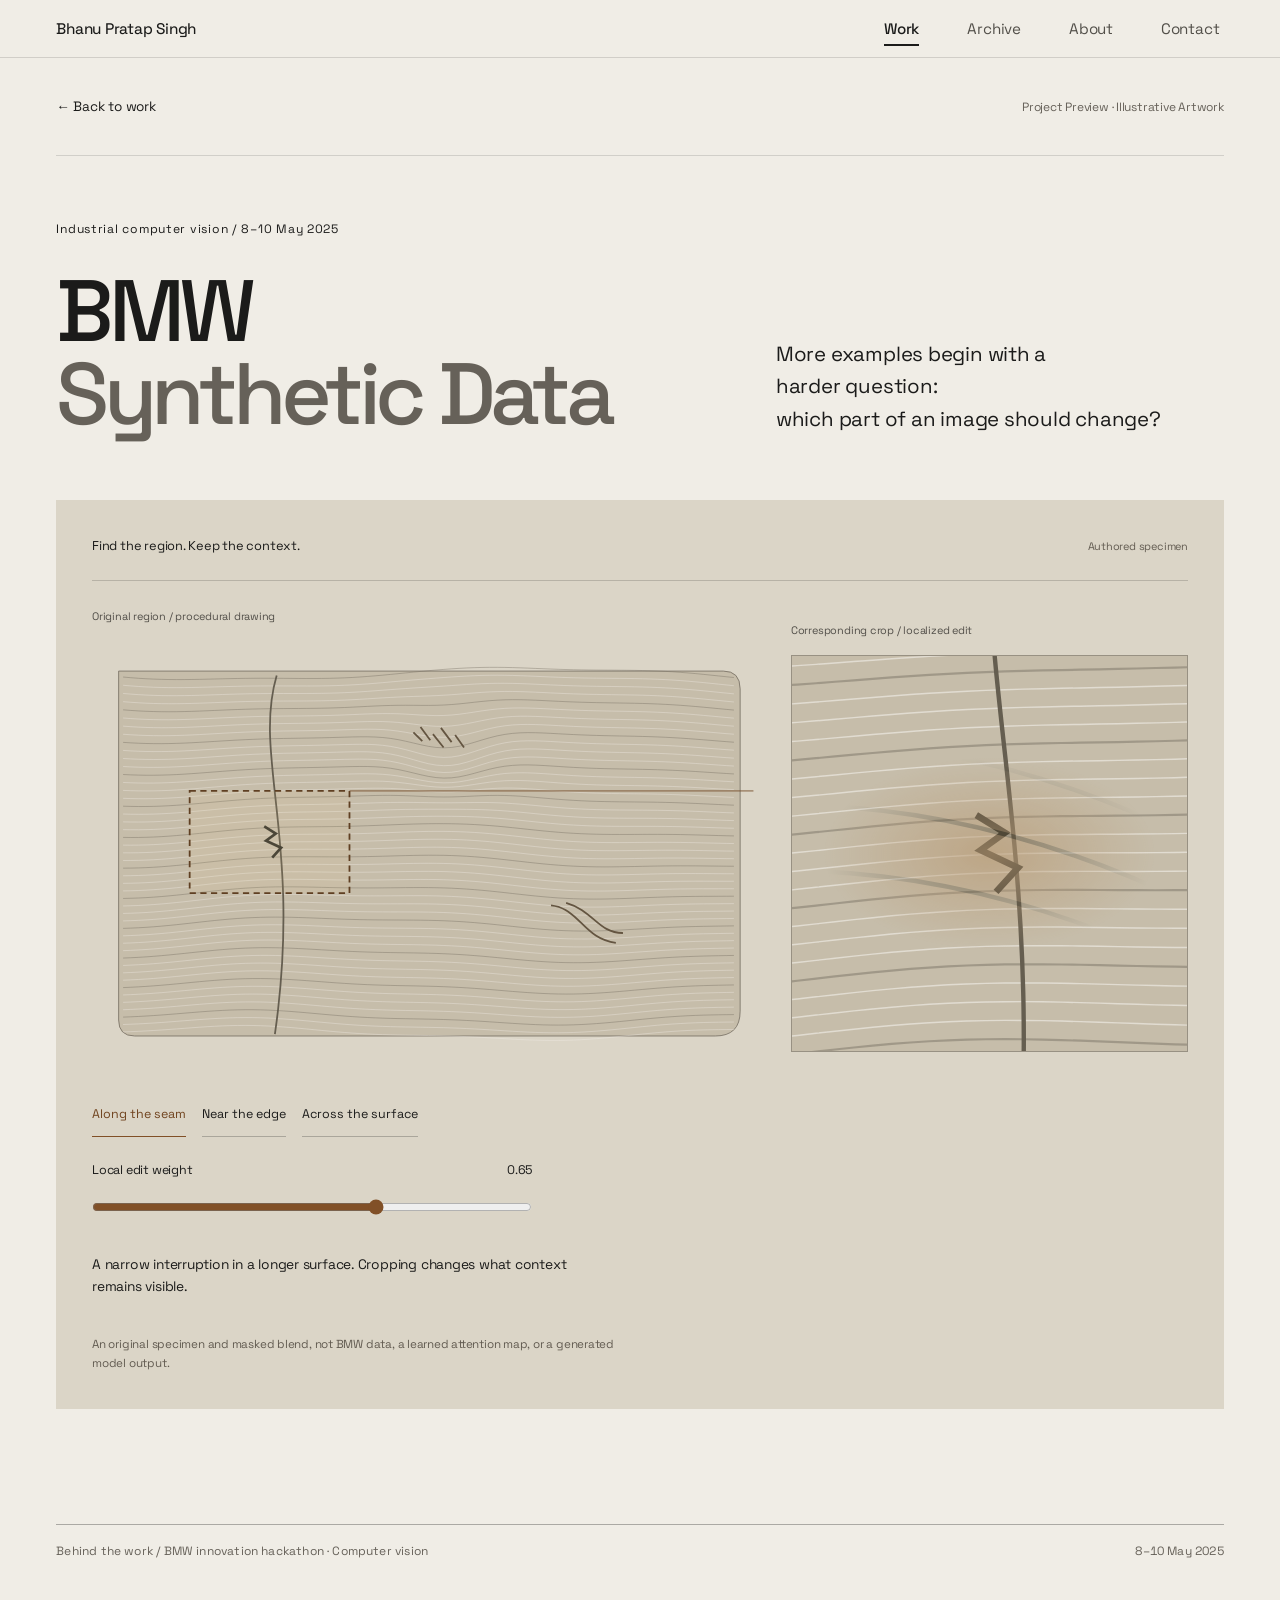
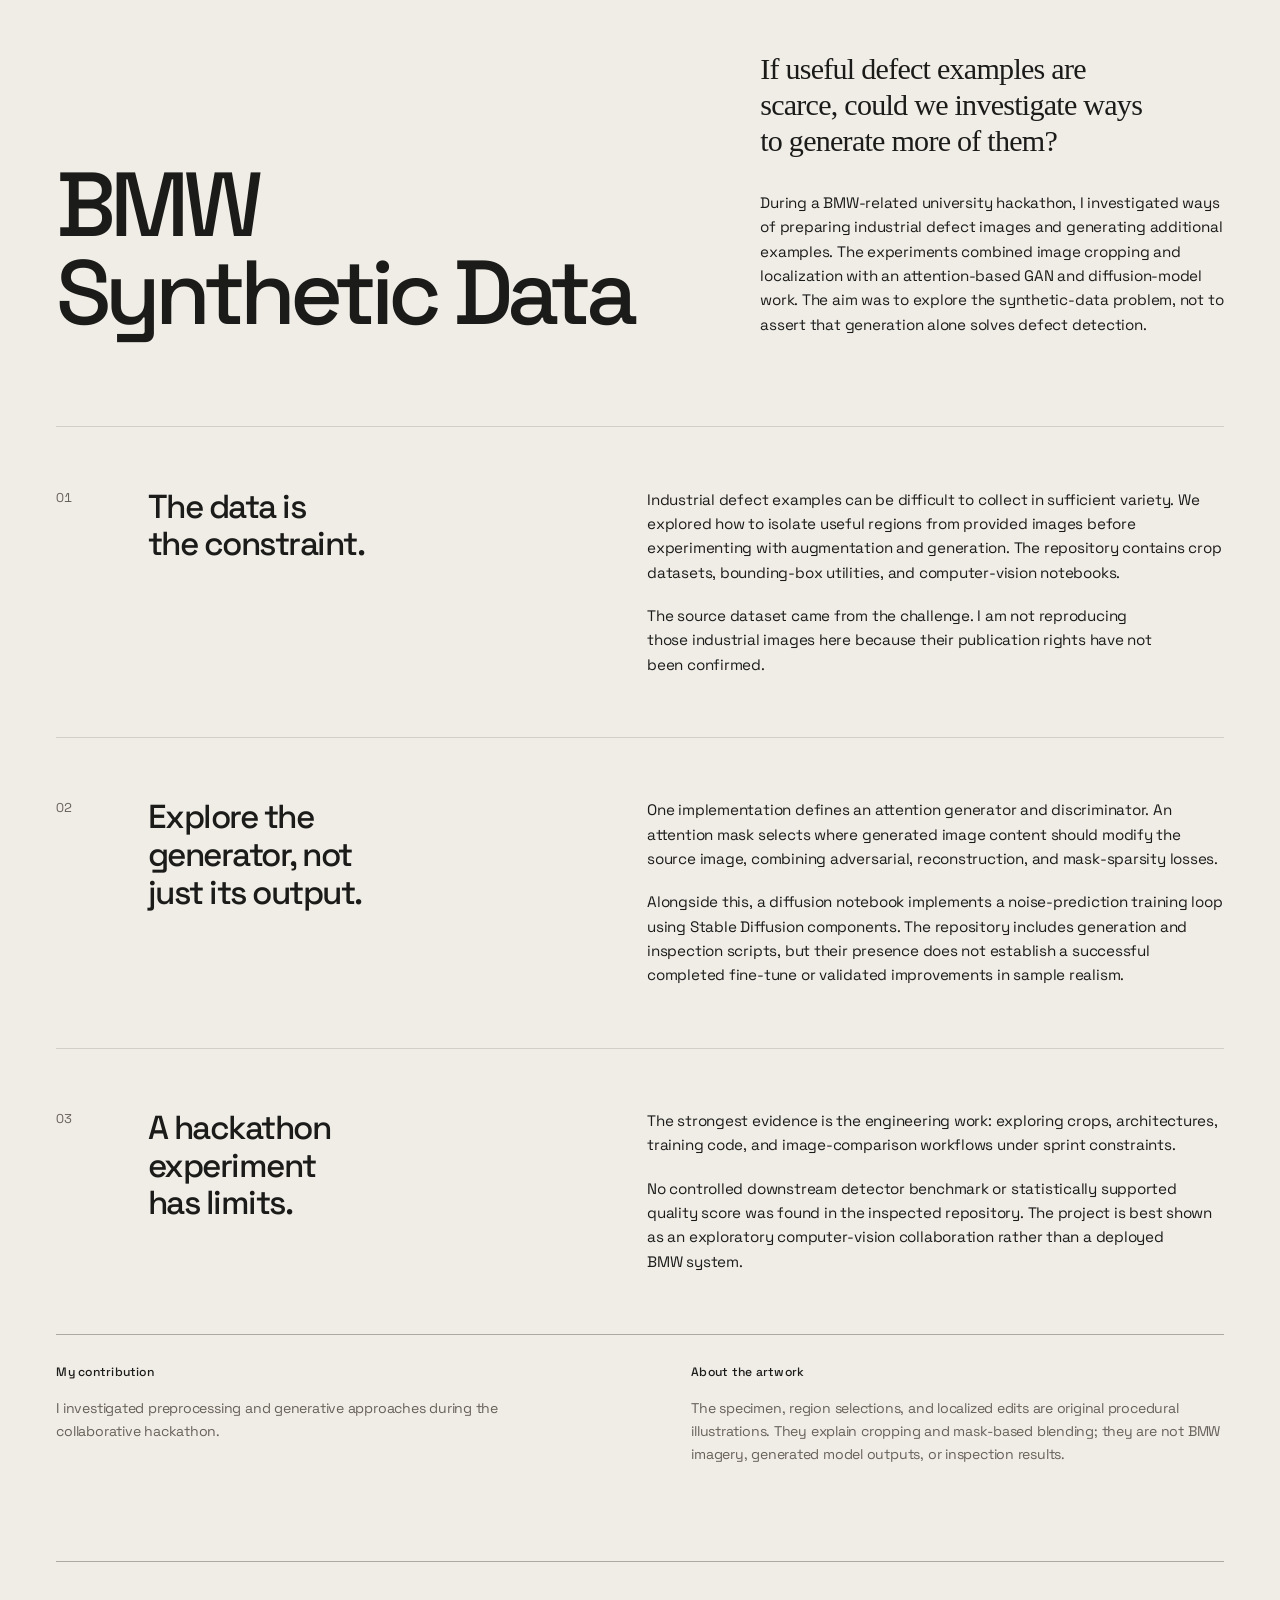
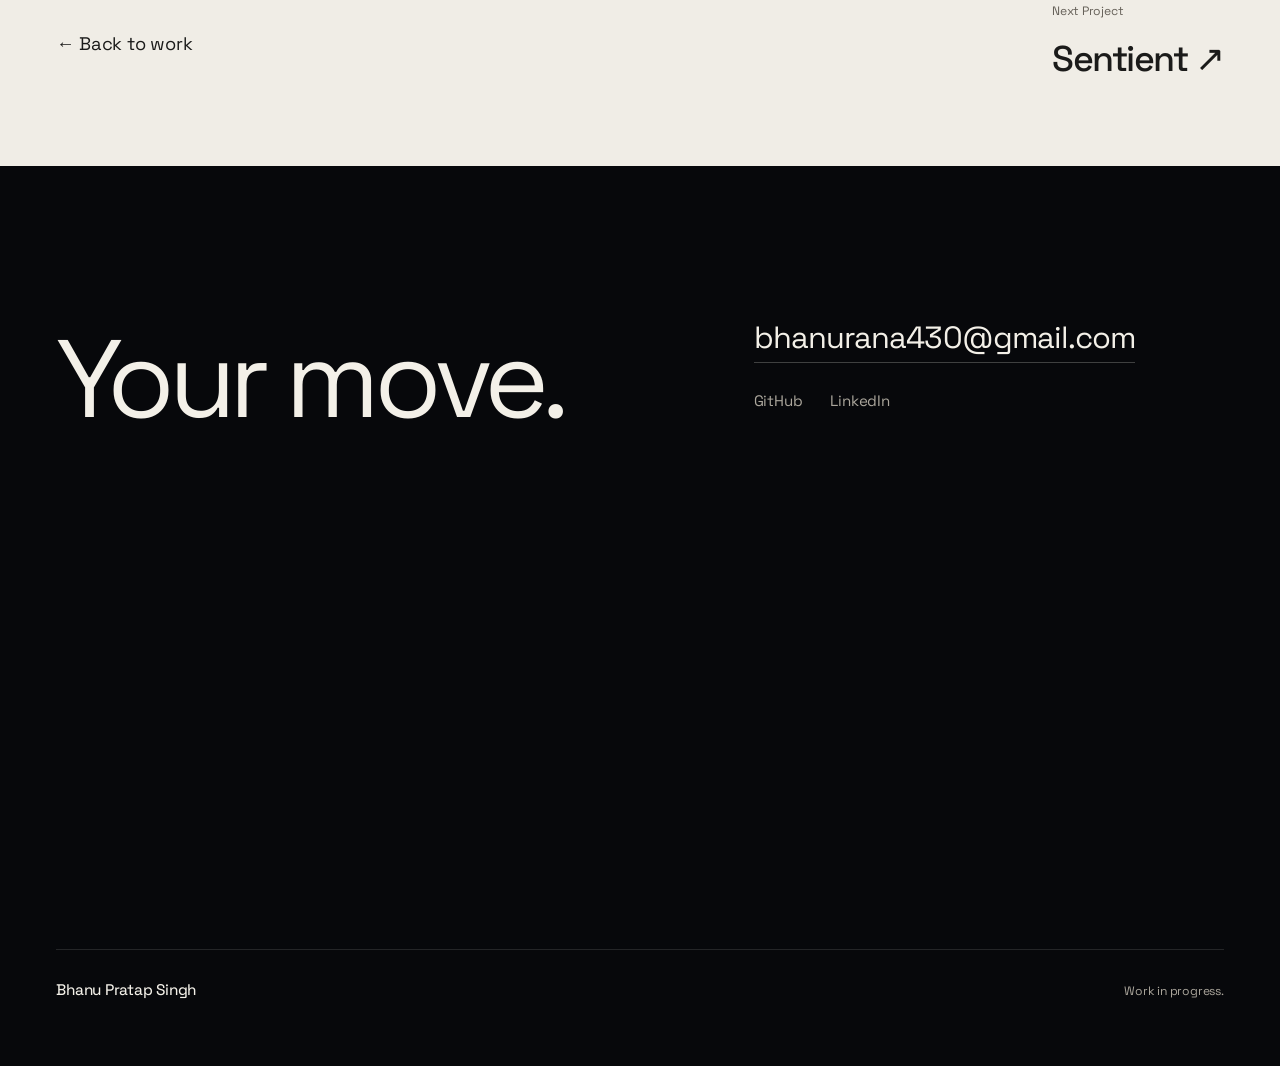
<file: work/bmw-synthetic-data/index.html>
<!DOCTYPE html><html lang="en" class="surface-light-page"> <head><meta charset="utf-8"><meta name="viewport" content="width=device-width, initial-scale=1, viewport-fit=cover"><title>BMW Synthetic Data - Bhanu Pratap Singh</title><meta name="description" content="If useful defect examples are scarce, could we investigate ways to generate more of them?"><meta name="robots" content="noindex, nofollow"><meta name="theme-color" content="#05060a"><link rel="icon" href="/favicon.ico" sizes="32x32"><link rel="icon" type="image/png" sizes="48x48" href="/favicon/favicon-48.png"><link rel="apple-touch-icon" href="/favicon/apple-touch-icon.png"><link rel="stylesheet" href="/_astro/_slug_.pvQQNwG6.css">
<link rel="stylesheet" href="/_astro/index.B5H31vxt.css"></head> <body class="surface-light-page"> <a class="skip-link" href="#main-content">Skip to content</a>  <div class="work-page-shell surface-light"> <header class="site-header site-header--secondary surface-light" data-site-header data-nav-compact="true" data-nav-theme="light" data-active-section="work" data-menu-open="false"> <div class="site-header-bar"> <a class="site-identity" href="/" data-site-identity> Bhanu Pratap Singh </a> <button type="button" class="site-menu-toggle" data-menu-toggle aria-expanded="false" aria-controls="site-primary-nav"> <span class="site-menu-toggle-label" data-menu-toggle-label>Menu</span> <span class="site-menu-toggle-icon" aria-hidden="true"></span> </button> <nav id="site-primary-nav" class="site-nav" data-site-nav aria-label="Primary"> <ul class="site-nav-list"> <li class="site-nav-item" data-nav-item="work"> <a class="site-nav-link" href="/#work" data-nav-link="work"> <span class="site-nav-link-text">Work</span> </a> </li><li class="site-nav-item" data-nav-item="index"> <a class="site-nav-link" href="/#index" data-nav-link="index"> <span class="site-nav-link-text">Archive</span> </a> </li><li class="site-nav-item" data-nav-item="about"> <a class="site-nav-link" href="/#about" data-nav-link="about"> <span class="site-nav-link-text">About</span> </a> </li><li class="site-nav-item" data-nav-item="contact"> <a class="site-nav-link" href="/#contact" data-nav-link="contact"> <span class="site-nav-link-text">Contact</span> </a> </li> </ul> </nav> </div> <div class="site-nav-backdrop" data-menu-backdrop aria-hidden="true"></div> </header> <main id="main-content" class="experience-canvas surface-light" tabindex="-1">  <article class="project-experience project-experience--counterpoint" data-deep-dive-slug="bmw-synthetic-data"> <div class="experience-top-nav"><a href="/#work" data-back-to-work>← Back to work</a><span data-preview-classification>Project preview · Illustrative artwork</span></div> <div class="inspection-world"> <header class="inspection-project-intro experience-entrance"><div><p class="experience-eyebrow">Industrial computer vision / 8–10 May 2025</p><h1>BMW<br><span>Synthetic Data</span></h1></div><p>More examples begin with a harder question:<br>which part of an image should change?</p></header> <div class="artifact-entrance"><div class="inspection-study" data-inspection-study data-region="seam"> <div class="inspection-topline"><span>Find the region. Keep the context.</span><span>Authored specimen</span></div> <div class="inspection-composition"> <figure class="inspection-source"><figcaption>Original region / procedural drawing</figcaption> <svg viewBox="0 0 760 480" role="img" aria-label="Original illustrated specimen with a selected inspection region"> <g class="specimen-original"> <path d="M30 35 L711 35 Q730 35 730 55 L730 418 Q730 446 702 446 L48 446 Q30 446 30 428 Z" fill="#c6bdaa" stroke="#7d7568"></path> <path d="M35.00,41.72 L43.60,42.46 L52.20,43.10 L60.80,43.63 L69.40,44.04 L78.00,44.33 L86.60,44.51 L95.20,44.58 L103.80,44.56 L112.40,44.47 L121.00,44.32 L129.60,44.13 L138.20,43.92 L146.80,43.71 L155.40,43.51 L164.00,43.34 L172.60,43.21 L181.20,43.12 L189.80,43.08 L198.40,43.08 L207.00,43.11 L215.60,43.17 L224.20,43.24 L232.80,43.31 L241.40,43.35 L250.00,43.35 L258.60,43.29 L267.20,43.16 L275.80,42.94 L284.40,42.63 L293.00,42.21 L301.60,41.69 L310.20,41.07 L318.80,40.37 L327.40,39.60 L336.00,38.78 L344.60,37.93 L353.20,37.07 L361.80,36.21 L370.40,35.38 L379.00,34.58 L387.60,33.82 L396.20,33.13 L404.80,32.50 L413.40,31.95 L422.00,31.49 L430.60,31.14 L439.20,30.91 L447.80,30.79 L456.40,30.79 L465.00,30.89 L473.60,31.09 L482.20,31.35 L490.80,31.67 L499.40,32.02 L508.00,32.37 L516.60,32.70 L525.20,33.01 L533.80,33.27 L542.40,33.49 L551.00,33.66 L559.60,33.79 L568.20,33.88 L576.80,33.94 L585.40,33.98 L594.00,34.04 L602.60,34.11 L611.20,34.22 L619.80,34.38 L628.40,34.61 L637.00,34.93 L645.60,35.34 L654.20,35.83 L662.80,36.43 L671.40,37.11 L680.00,37.87 L688.60,38.70 L697.20,39.58 L705.80,40.48 L714.40,41.39 L723.00,42.28" fill="none" stroke="#716a5d" stroke-opacity=".45" stroke-width="1"></path><path d="M35.00,50.98 L43.60,51.71 L52.20,52.33 L60.80,52.83 L69.40,53.21 L78.00,53.48 L86.60,53.63 L95.20,53.67 L103.80,53.62 L112.40,53.49 L121.00,53.30 L129.60,53.07 L138.20,52.83 L146.80,52.57 L155.40,52.34 L164.00,52.13 L172.60,51.95 L181.20,51.83 L189.80,51.74 L198.40,51.71 L207.00,51.70 L215.60,51.73 L224.20,51.76 L232.80,51.80 L241.40,51.81 L250.00,51.78 L258.60,51.70 L267.20,51.55 L275.80,51.31 L284.40,50.98 L293.00,50.56 L301.60,50.04 L310.20,49.44 L318.80,48.77 L327.40,48.04 L336.00,47.28 L344.60,46.51 L353.20,45.75 L361.80,45.00 L370.40,44.27 L379.00,43.58 L387.60,42.91 L396.20,42.26 L404.80,41.66 L413.40,41.10 L422.00,40.61 L430.60,40.21 L439.20,39.91 L447.80,39.73 L456.40,39.68 L465.00,39.75 L473.60,39.93 L482.20,40.19 L490.80,40.52 L499.40,40.88 L508.00,41.26 L516.60,41.63 L525.20,41.97 L533.80,42.27 L542.40,42.52 L551.00,42.73 L559.60,42.89 L568.20,43.00 L576.80,43.09 L585.40,43.17 L594.00,43.24 L602.60,43.34 L611.20,43.46 L619.80,43.64 L628.40,43.89 L637.00,44.21 L645.60,44.62 L654.20,45.12 L662.80,45.72 L671.40,46.40 L680.00,47.15 L688.60,47.97 L697.20,48.83 L705.80,49.72 L714.40,50.61 L723.00,51.48" fill="none" stroke="#f0ede6" stroke-opacity=".65" stroke-width=".65"></path><path d="M35.00,60.22 L43.60,60.93 L52.20,61.53 L60.80,62.01 L69.40,62.37 L78.00,62.60 L86.60,62.72 L95.20,62.73 L103.80,62.64 L112.40,62.48 L121.00,62.25 L129.60,61.99 L138.20,61.70 L146.80,61.41 L155.40,61.13 L164.00,60.88 L172.60,60.67 L181.20,60.50 L189.80,60.38 L198.40,60.30 L207.00,60.27 L215.60,60.26 L224.20,60.26 L232.80,60.26 L241.40,60.25 L250.00,60.20 L258.60,60.09 L267.20,59.92 L275.80,59.67 L284.40,59.33 L293.00,58.91 L301.60,58.41 L310.20,57.83 L318.80,57.21 L327.40,56.56 L336.00,55.91 L344.60,55.27 L353.20,54.67 L361.80,54.09 L370.40,53.54 L379.00,53.01 L387.60,52.46 L396.20,51.90 L404.80,51.32 L413.40,50.73 L422.00,50.17 L430.60,49.65 L439.20,49.23 L447.80,48.93 L456.40,48.78 L465.00,48.76 L473.60,48.88 L482.20,49.11 L490.80,49.43 L499.40,49.80 L508.00,50.20 L516.60,50.59 L525.20,50.96 L533.80,51.30 L542.40,51.58 L551.00,51.82 L559.60,52.01 L568.20,52.16 L576.80,52.27 L585.40,52.37 L594.00,52.47 L602.60,52.58 L611.20,52.72 L619.80,52.91 L628.40,53.17 L637.00,53.50 L645.60,53.91 L654.20,54.41 L662.80,55.00 L671.40,55.67 L680.00,56.42 L688.60,57.22 L697.20,58.07 L705.80,58.94 L714.40,59.81 L723.00,60.65" fill="none" stroke="#f0ede6" stroke-opacity=".65" stroke-width=".65"></path><path d="M35.00,69.45 L43.60,70.14 L52.20,70.71 L60.80,71.17 L69.40,71.50 L78.00,71.70 L86.60,71.79 L95.20,71.76 L103.80,71.64 L112.40,71.44 L121.00,71.17 L129.60,70.87 L138.20,70.54 L146.80,70.21 L155.40,69.89 L164.00,69.60 L172.60,69.35 L181.20,69.14 L189.80,68.98 L198.40,68.87 L207.00,68.80 L215.60,68.76 L224.20,68.73 L232.80,68.71 L241.40,68.66 L250.00,68.59 L258.60,68.47 L267.20,68.28 L275.80,68.02 L284.40,67.68 L293.00,67.27 L301.60,66.79 L310.20,66.27 L318.80,65.73 L327.40,65.20 L336.00,64.71 L344.60,64.28 L353.20,63.91 L361.80,63.59 L370.40,63.31 L379.00,63.01 L387.60,62.65 L396.20,62.19 L404.80,61.64 L413.40,60.99 L422.00,60.29 L430.60,59.60 L439.20,58.97 L447.80,58.47 L456.40,58.13 L465.00,57.96 L473.60,57.97 L482.20,58.14 L490.80,58.42 L499.40,58.78 L508.00,59.18 L516.60,59.59 L525.20,59.99 L533.80,60.36 L542.40,60.67 L551.00,60.94 L559.60,61.16 L568.20,61.33 L576.80,61.47 L585.40,61.59 L594.00,61.71 L602.60,61.84 L611.20,61.99 L619.80,62.19 L628.40,62.45 L637.00,62.79 L645.60,63.20 L654.20,63.70 L662.80,64.28 L671.40,64.94 L680.00,65.68 L688.60,66.46 L697.20,67.29 L705.80,68.14 L714.40,68.98 L723.00,69.80" fill="none" stroke="#f0ede6" stroke-opacity=".65" stroke-width=".65"></path><path d="M35.00,78.66 L43.60,79.33 L52.20,79.87 L60.80,80.30 L69.40,80.60 L78.00,80.77 L86.60,80.82 L95.20,80.76 L103.80,80.60 L112.40,80.36 L121.00,80.06 L129.60,79.71 L138.20,79.34 L146.80,78.97 L155.40,78.61 L164.00,78.28 L172.60,77.99 L181.20,77.75 L189.80,77.56 L198.40,77.41 L207.00,77.30 L215.60,77.23 L224.20,77.18 L232.80,77.12 L241.40,77.06 L250.00,76.97 L258.60,76.82 L267.20,76.63 L275.80,76.36 L284.40,76.03 L293.00,75.64 L301.60,75.21 L310.20,74.76 L318.80,74.34 L327.40,73.97 L336.00,73.71 L344.60,73.55 L353.20,73.52 L361.80,73.56 L370.40,73.64 L379.00,73.66 L387.60,73.55 L396.20,73.24 L404.80,72.71 L413.40,71.97 L422.00,71.07 L430.60,70.11 L439.20,69.18 L447.80,68.38 L456.40,67.76 L465.00,67.38 L473.60,67.22 L482.20,67.27 L490.80,67.49 L499.40,67.82 L508.00,68.21 L516.60,68.64 L525.20,69.06 L533.80,69.45 L542.40,69.79 L551.00,70.09 L559.60,70.33 L568.20,70.53 L576.80,70.69 L585.40,70.83 L594.00,70.96 L602.60,71.10 L611.20,71.27 L619.80,71.48 L628.40,71.74 L637.00,72.08 L645.60,72.49 L654.20,72.98 L662.80,73.55 L671.40,74.20 L680.00,74.92 L688.60,75.69 L697.20,76.50 L705.80,77.32 L714.40,78.14 L723.00,78.92" fill="none" stroke="#716a5d" stroke-opacity=".45" stroke-width="1"></path><path d="M35.00,87.85 L43.60,88.49 L52.20,89.01 L60.80,89.41 L69.40,89.67 L78.00,89.81 L86.60,89.83 L95.20,89.73 L103.80,89.53 L112.40,89.25 L121.00,88.91 L129.60,88.52 L138.20,88.11 L146.80,87.70 L155.40,87.30 L164.00,86.94 L172.60,86.61 L181.20,86.33 L189.80,86.10 L198.40,85.92 L207.00,85.78 L215.60,85.68 L224.20,85.60 L232.80,85.52 L241.40,85.44 L250.00,85.33 L258.60,85.17 L267.20,84.97 L275.80,84.70 L284.40,84.38 L293.00,84.03 L301.60,83.65 L310.20,83.30 L318.80,83.03 L327.40,82.88 L336.00,82.89 L344.60,83.10 L353.20,83.48 L361.80,83.98 L370.40,84.51 L379.00,84.93 L387.60,85.13 L396.20,85.01 L404.80,84.50 L413.40,83.63 L422.00,82.47 L430.60,81.16 L439.20,79.84 L447.80,78.65 L456.40,77.68 L465.00,77.00 L473.60,76.62 L482.20,76.52 L490.80,76.63 L499.40,76.91 L508.00,77.29 L516.60,77.72 L525.20,78.15 L533.80,78.56 L542.40,78.94 L551.00,79.26 L559.60,79.53 L568.20,79.75 L576.80,79.93 L585.40,80.08 L594.00,80.23 L602.60,80.38 L611.20,80.55 L619.80,80.77 L628.40,81.03 L637.00,81.37 L645.60,81.77 L654.20,82.25 L662.80,82.82 L671.40,83.45 L680.00,84.15 L688.60,84.90 L697.20,85.68 L705.80,86.48 L714.40,87.26 L723.00,88.02" fill="none" stroke="#f0ede6" stroke-opacity=".65" stroke-width=".65"></path><path d="M35.00,97.02 L43.60,97.63 L52.20,98.12 L60.80,98.49 L69.40,98.72 L78.00,98.82 L86.60,98.80 L95.20,98.66 L103.80,98.43 L112.40,98.11 L121.00,97.72 L129.60,97.30 L138.20,96.85 L146.80,96.40 L155.40,95.96 L164.00,95.56 L172.60,95.19 L181.20,94.88 L189.80,94.61 L198.40,94.40 L207.00,94.24 L215.60,94.11 L224.20,94.00 L232.80,93.90 L241.40,93.80 L250.00,93.67 L258.60,93.51 L267.20,93.30 L275.80,93.04 L284.40,92.74 L293.00,92.42 L301.60,92.12 L310.20,91.88 L318.80,91.78 L327.40,91.87 L336.00,92.22 L344.60,92.83 L353.20,93.69 L361.80,94.71 L370.40,95.76 L379.00,96.65 L387.60,97.20 L396.20,97.27 L404.80,96.79 L413.40,95.77 L422.00,94.31 L430.60,92.60 L439.20,90.82 L447.80,89.17 L456.40,87.80 L465.00,86.78 L473.60,86.14 L482.20,85.85 L490.80,85.85 L499.40,86.06 L508.00,86.41 L516.60,86.83 L525.20,87.28 L533.80,87.71 L542.40,88.10 L551.00,88.45 L559.60,88.74 L568.20,88.98 L576.80,89.18 L585.40,89.35 L594.00,89.51 L602.60,89.66 L611.20,89.84 L619.80,90.06 L628.40,90.32 L637.00,90.65 L645.60,91.05 L654.20,91.52 L662.80,92.06 L671.40,92.68 L680.00,93.36 L688.60,94.08 L697.20,94.84 L705.80,95.61 L714.40,96.37 L723.00,97.09" fill="none" stroke="#f0ede6" stroke-opacity=".65" stroke-width=".65"></path><path d="M35.00,106.17 L43.60,106.75 L52.20,107.21 L60.80,107.54 L69.40,107.73 L78.00,107.80 L86.60,107.74 L95.20,107.56 L103.80,107.29 L112.40,106.93 L121.00,106.51 L129.60,106.04 L138.20,105.55 L146.80,105.06 L155.40,104.59 L164.00,104.15 L172.60,103.75 L181.20,103.40 L189.80,103.10 L198.40,102.86 L207.00,102.67 L215.60,102.51 L224.20,102.38 L232.80,102.27 L241.40,102.15 L250.00,102.01 L258.60,101.84 L267.20,101.62 L275.80,101.37 L284.40,101.10 L293.00,100.82 L301.60,100.59 L310.20,100.47 L318.80,100.55 L327.40,100.89 L336.00,101.57 L344.60,102.60 L353.20,103.95 L361.80,105.50 L370.40,107.07 L379.00,108.43 L387.60,109.34 L396.20,109.61 L404.80,109.16 L413.40,107.98 L422.00,106.23 L430.60,104.10 L439.20,101.87 L447.80,99.76 L456.40,97.97 L465.00,96.60 L473.60,95.69 L482.20,95.21 L490.80,95.09 L499.40,95.24 L508.00,95.56 L516.60,95.98 L525.20,96.43 L533.80,96.88 L542.40,97.30 L551.00,97.66 L559.60,97.97 L568.20,98.23 L576.80,98.44 L585.40,98.62 L594.00,98.79 L602.60,98.95 L611.20,99.13 L619.80,99.35 L628.40,99.61 L637.00,99.92 L645.60,100.31 L654.20,100.77 L662.80,101.30 L671.40,101.89 L680.00,102.55 L688.60,103.25 L697.20,103.98 L705.80,104.72 L714.40,105.44 L723.00,106.13" fill="none" stroke="#f0ede6" stroke-opacity=".65" stroke-width=".65"></path><path d="M35.00,115.29 L43.60,115.84 L52.20,116.26 L60.80,116.56 L69.40,116.72 L78.00,116.75 L86.60,116.65 L95.20,116.43 L103.80,116.12 L112.40,115.72 L121.00,115.25 L129.60,114.75 L138.20,114.22 L146.80,113.69 L155.40,113.18 L164.00,112.70 L172.60,112.27 L181.20,111.89 L189.80,111.56 L198.40,111.29 L207.00,111.08 L215.60,110.90 L224.20,110.75 L232.80,110.62 L241.40,110.48 L250.00,110.33 L258.60,110.16 L267.20,109.94 L275.80,109.70 L284.40,109.45 L293.00,109.21 L301.60,109.05 L310.20,109.04 L318.80,109.27 L327.40,109.83 L336.00,110.80 L344.60,112.20 L353.20,113.97 L361.80,115.98 L370.40,118.01 L379.00,119.78 L387.60,121.01 L396.20,121.47 L404.80,121.04 L413.40,119.74 L422.00,117.73 L430.60,115.26 L439.20,112.63 L447.80,110.13 L456.40,107.98 L465.00,106.32 L473.60,105.19 L482.20,104.56 L490.80,104.34 L499.40,104.43 L508.00,104.72 L516.60,105.14 L525.20,105.61 L533.80,106.07 L542.40,106.51 L551.00,106.89 L559.60,107.22 L568.20,107.49 L576.80,107.71 L585.40,107.90 L594.00,108.08 L602.60,108.24 L611.20,108.42 L619.80,108.63 L628.40,108.88 L637.00,109.19 L645.60,109.56 L654.20,110.00 L662.80,110.51 L671.40,111.09 L680.00,111.72 L688.60,112.39 L697.20,113.09 L705.80,113.80 L714.40,114.49 L723.00,115.14" fill="none" stroke="#716a5d" stroke-opacity=".45" stroke-width="1"></path><path d="M35.00,124.38 L43.60,124.90 L52.20,125.29 L60.80,125.55 L69.40,125.67 L78.00,125.66 L86.60,125.52 L95.20,125.27 L103.80,124.91 L112.40,124.47 L121.00,123.97 L129.60,123.42 L138.20,122.86 L146.80,122.29 L155.40,121.74 L164.00,121.23 L172.60,120.77 L181.20,120.35 L189.80,120.00 L198.40,119.71 L207.00,119.46 L215.60,119.27 L224.20,119.10 L232.80,118.95 L241.40,118.81 L250.00,118.65 L258.60,118.47 L267.20,118.26 L275.80,118.03 L284.40,117.79 L293.00,117.58 L301.60,117.47 L310.20,117.54 L318.80,117.88 L327.40,118.60 L336.00,119.77 L344.60,121.42 L353.20,123.48 L361.80,125.81 L370.40,128.16 L379.00,130.21 L387.60,131.66 L396.20,132.25 L404.80,131.86 L413.40,130.49 L422.00,128.32 L430.60,125.63 L439.20,122.76 L447.80,120.02 L456.40,117.65 L465.00,115.81 L473.60,114.54 L482.20,113.81 L490.80,113.54 L499.40,113.60 L508.00,113.89 L516.60,114.32 L525.20,114.80 L533.80,115.28 L542.40,115.73 L551.00,116.13 L559.60,116.48 L568.20,116.76 L576.80,116.99 L585.40,117.19 L594.00,117.37 L602.60,117.53 L611.20,117.71 L619.80,117.91 L628.40,118.15 L637.00,118.45 L645.60,118.80 L654.20,119.22 L662.80,119.71 L671.40,120.26 L680.00,120.86 L688.60,121.51 L697.20,122.17 L705.80,122.85 L714.40,123.50 L723.00,124.12" fill="none" stroke="#f0ede6" stroke-opacity=".65" stroke-width=".65"></path><path d="M35.00,133.45 L43.60,133.93 L52.20,134.28 L60.80,134.50 L69.40,134.59 L78.00,134.54 L86.60,134.36 L95.20,134.07 L103.80,133.67 L112.40,133.19 L121.00,132.65 L129.60,132.06 L138.20,131.46 L146.80,130.86 L155.40,130.28 L164.00,129.73 L172.60,129.24 L181.20,128.80 L189.80,128.42 L198.40,128.10 L207.00,127.84 L215.60,127.62 L224.20,127.44 L232.80,127.28 L241.40,127.13 L250.00,126.96 L258.60,126.78 L267.20,126.57 L275.80,126.35 L284.40,126.12 L293.00,125.93 L301.60,125.85 L310.20,125.95 L318.80,126.34 L327.40,127.12 L336.00,128.37 L344.60,130.11 L353.20,132.28 L361.80,134.73 L370.40,137.19 L379.00,139.36 L387.60,140.90 L396.20,141.56 L404.80,141.20 L413.40,139.84 L422.00,137.65 L430.60,134.93 L439.20,132.01 L447.80,129.22 L456.40,126.82 L465.00,124.95 L473.60,123.67 L482.20,122.94 L490.80,122.67 L499.40,122.74 L508.00,123.06 L516.60,123.50 L525.20,124.00 L533.80,124.51 L542.40,124.97 L551.00,125.39 L559.60,125.75 L568.20,126.04 L576.80,126.28 L585.40,126.48 L594.00,126.65 L602.60,126.82 L611.20,126.99 L619.80,127.18 L628.40,127.41 L637.00,127.69 L645.60,128.02 L654.20,128.42 L662.80,128.89 L671.40,129.41 L680.00,129.98 L688.60,130.60 L697.20,131.23 L705.80,131.87 L714.40,132.49 L723.00,133.07" fill="none" stroke="#f0ede6" stroke-opacity=".65" stroke-width=".65"></path><path d="M35.00,142.48 L43.60,142.93 L52.20,143.24 L60.80,143.43 L69.40,143.47 L78.00,143.38 L86.60,143.17 L95.20,142.83 L103.80,142.39 L112.40,141.88 L121.00,141.30 L129.60,140.67 L138.20,140.04 L146.80,139.40 L155.40,138.78 L164.00,138.21 L172.60,137.68 L181.20,137.22 L189.80,136.81 L198.40,136.47 L207.00,136.19 L215.60,135.96 L224.20,135.77 L232.80,135.60 L241.40,135.44 L250.00,135.27 L258.60,135.09 L267.20,134.89 L275.80,134.66 L284.40,134.44 L293.00,134.26 L301.60,134.17 L310.20,134.26 L318.80,134.63 L327.40,135.37 L336.00,136.57 L344.60,138.23 L353.20,140.31 L361.80,142.66 L370.40,145.02 L379.00,147.11 L387.60,148.60 L396.20,149.25 L404.80,148.94 L413.40,147.67 L422.00,145.61 L430.60,143.05 L439.20,140.31 L447.80,137.69 L456.40,135.44 L465.00,133.71 L473.60,132.55 L482.20,131.91 L490.80,131.71 L499.40,131.85 L508.00,132.21 L516.60,132.69 L525.20,133.21 L533.80,133.74 L542.40,134.23 L551.00,134.66 L559.60,135.02 L568.20,135.32 L576.80,135.57 L585.40,135.77 L594.00,135.94 L602.60,136.10 L611.20,136.26 L619.80,136.44 L628.40,136.65 L637.00,136.91 L645.60,137.23 L654.20,137.60 L662.80,138.04 L671.40,138.54 L680.00,139.08 L688.60,139.66 L697.20,140.25 L705.80,140.86 L714.40,141.44 L723.00,141.98" fill="none" stroke="#f0ede6" stroke-opacity=".65" stroke-width=".65"></path><path d="M35.00,151.49 L43.60,151.90 L52.20,152.17 L60.80,152.32 L69.40,152.32 L78.00,152.19 L86.60,151.94 L95.20,151.56 L103.80,151.09 L112.40,150.53 L121.00,149.91 L129.60,149.25 L138.20,148.58 L146.80,147.91 L155.40,147.26 L164.00,146.66 L172.60,146.11 L181.20,145.61 L189.80,145.19 L198.40,144.83 L207.00,144.53 L215.60,144.29 L224.20,144.09 L232.80,143.91 L241.40,143.75 L250.00,143.58 L258.60,143.40 L267.20,143.20 L275.80,142.98 L284.40,142.76 L293.00,142.56 L301.60,142.45 L310.20,142.49 L318.80,142.78 L327.40,143.39 L336.00,144.41 L344.60,145.85 L353.20,147.67 L361.80,149.72 L370.40,151.80 L379.00,153.64 L387.60,154.96 L396.20,155.54 L404.80,155.27 L413.40,154.17 L422.00,152.37 L430.60,150.14 L439.20,147.76 L447.80,145.51 L456.40,143.59 L465.00,142.15 L473.60,141.22 L482.20,140.76 L490.80,140.69 L499.40,140.92 L508.00,141.35 L516.60,141.87 L525.20,142.44 L533.80,142.99 L542.40,143.49 L551.00,143.93 L559.60,144.31 L568.20,144.61 L576.80,144.86 L585.40,145.06 L594.00,145.22 L602.60,145.37 L611.20,145.52 L619.80,145.69 L628.40,145.88 L637.00,146.12 L645.60,146.41 L654.20,146.76 L662.80,147.17 L671.40,147.63 L680.00,148.14 L688.60,148.69 L697.20,149.25 L705.80,149.81 L714.40,150.36 L723.00,150.86" fill="none" stroke="#716a5d" stroke-opacity=".45" stroke-width="1"></path><path d="M35.00,160.46 L43.60,160.83 L52.20,161.07 L60.80,161.18 L69.40,161.14 L78.00,160.97 L86.60,160.67 L95.20,160.26 L103.80,159.74 L112.40,159.15 L121.00,158.49 L129.60,157.80 L138.20,157.09 L146.80,156.39 L155.40,155.72 L164.00,155.08 L172.60,154.51 L181.20,153.99 L189.80,153.55 L198.40,153.18 L207.00,152.87 L215.60,152.61 L224.20,152.40 L232.80,152.22 L241.40,152.06 L250.00,151.89 L258.60,151.72 L267.20,151.52 L275.80,151.30 L284.40,151.07 L293.00,150.86 L301.60,150.70 L310.20,150.67 L318.80,150.84 L327.40,151.27 L336.00,152.03 L344.60,153.15 L353.20,154.58 L361.80,156.21 L370.40,157.88 L379.00,159.36 L387.60,160.42 L396.20,160.89 L404.80,160.67 L413.40,159.78 L422.00,158.33 L430.60,156.55 L439.20,154.66 L447.80,152.89 L456.40,151.43 L465.00,150.37 L473.60,149.75 L482.20,149.52 L490.80,149.63 L499.40,149.98 L508.00,150.49 L516.60,151.07 L525.20,151.67 L533.80,152.24 L542.40,152.76 L551.00,153.22 L559.60,153.59 L568.20,153.90 L576.80,154.15 L585.40,154.34 L594.00,154.50 L602.60,154.64 L611.20,154.77 L619.80,154.92 L628.40,155.09 L637.00,155.31 L645.60,155.57 L654.20,155.90 L662.80,156.27 L671.40,156.70 L680.00,157.18 L688.60,157.69 L697.20,158.21 L705.80,158.74 L714.40,159.24 L723.00,159.70" fill="none" stroke="#f0ede6" stroke-opacity=".65" stroke-width=".65"></path><path d="M35.00,169.40 L43.60,169.73 L52.20,169.93 L60.80,170.00 L69.40,169.92 L78.00,169.71 L86.60,169.38 L95.20,168.92 L103.80,168.37 L112.40,167.74 L121.00,167.05 L129.60,166.32 L138.20,165.58 L146.80,164.85 L155.40,164.15 L164.00,163.49 L172.60,162.89 L181.20,162.36 L189.80,161.90 L198.40,161.51 L207.00,161.19 L215.60,160.93 L224.20,160.71 L232.80,160.53 L241.40,160.37 L250.00,160.21 L258.60,160.04 L267.20,159.85 L275.80,159.63 L284.40,159.40 L293.00,159.17 L301.60,158.97 L310.20,158.85 L318.80,158.88 L327.40,159.10 L336.00,159.58 L344.60,160.33 L353.20,161.33 L361.80,162.50 L370.40,163.70 L379.00,164.78 L387.60,165.55 L396.20,165.89 L404.80,165.72 L413.40,165.06 L422.00,164.00 L430.60,162.70 L439.20,161.35 L447.80,160.13 L456.40,159.16 L465.00,158.53 L473.60,158.24 L482.20,158.27 L490.80,158.57 L499.40,159.05 L508.00,159.63 L516.60,160.27 L525.20,160.91 L533.80,161.51 L542.40,162.04 L551.00,162.50 L559.60,162.88 L568.20,163.19 L576.80,163.43 L585.40,163.62 L594.00,163.76 L602.60,163.89 L611.20,164.00 L619.80,164.13 L628.40,164.28 L637.00,164.47 L645.60,164.71 L654.20,165.00 L662.80,165.35 L671.40,165.74 L680.00,166.18 L688.60,166.66 L697.20,167.14 L705.80,167.63 L714.40,168.09 L723.00,168.52" fill="none" stroke="#f0ede6" stroke-opacity=".65" stroke-width=".65"></path><path d="M35.00,178.31 L43.60,178.60 L52.20,178.76 L60.80,178.79 L69.40,178.67 L78.00,178.42 L86.60,178.05 L95.20,177.55 L103.80,176.97 L112.40,176.30 L121.00,175.57 L129.60,174.81 L138.20,174.04 L146.80,173.29 L155.40,172.56 L164.00,171.88 L172.60,171.26 L181.20,170.71 L189.80,170.23 L198.40,169.83 L207.00,169.50 L215.60,169.24 L224.20,169.02 L232.80,168.84 L241.40,168.69 L250.00,168.53 L258.60,168.37 L267.20,168.19 L275.80,167.98 L284.40,167.74 L293.00,167.50 L301.60,167.26 L310.20,167.06 L318.80,166.96 L327.40,166.99 L336.00,167.20 L344.60,167.61 L353.20,168.20 L361.80,168.91 L370.40,169.68 L379.00,170.36 L387.60,170.86 L396.20,171.08 L404.80,170.96 L413.40,170.52 L422.00,169.83 L430.60,169.00 L439.20,168.18 L447.80,167.47 L456.40,166.98 L465.00,166.75 L473.60,166.79 L482.20,167.06 L490.80,167.53 L499.40,168.13 L508.00,168.80 L516.60,169.49 L525.20,170.16 L533.80,170.78 L542.40,171.32 L551.00,171.79 L559.60,172.17 L568.20,172.48 L576.80,172.71 L585.40,172.88 L594.00,173.02 L602.60,173.12 L611.20,173.22 L619.80,173.32 L628.40,173.45 L637.00,173.62 L645.60,173.82 L654.20,174.08 L662.80,174.40 L671.40,174.76 L680.00,175.16 L688.60,175.59 L697.20,176.04 L705.80,176.49 L714.40,176.91 L723.00,177.29" fill="none" stroke="#f0ede6" stroke-opacity=".65" stroke-width=".65"></path><path d="M35.00,187.18 L43.60,187.44 L52.20,187.56 L60.80,187.54 L69.40,187.39 L78.00,187.10 L86.60,186.68 L95.20,186.15 L103.80,185.53 L112.40,184.83 L121.00,184.07 L129.60,183.28 L138.20,182.48 L146.80,181.70 L155.40,180.95 L164.00,180.25 L172.60,179.61 L181.20,179.04 L189.80,178.56 L198.40,178.15 L207.00,177.82 L215.60,177.55 L224.20,177.33 L232.80,177.16 L241.40,177.01 L250.00,176.87 L258.60,176.72 L267.20,176.55 L275.80,176.35 L284.40,176.12 L293.00,175.86 L301.60,175.59 L310.20,175.34 L318.80,175.14 L327.40,175.01 L336.00,174.99 L344.60,175.11 L353.20,175.35 L361.80,175.70 L370.40,176.09 L379.00,176.46 L387.60,176.73 L396.20,176.84 L404.80,176.77 L413.40,176.52 L422.00,176.15 L430.60,175.74 L439.20,175.36 L447.80,175.10 L456.40,175.01 L465.00,175.13 L473.60,175.44 L482.20,175.93 L490.80,176.55 L499.40,177.26 L508.00,178.00 L516.60,178.73 L525.20,179.42 L533.80,180.06 L542.40,180.61 L551.00,181.08 L559.60,181.46 L568.20,181.75 L576.80,181.98 L585.40,182.14 L594.00,182.26 L602.60,182.34 L611.20,182.42 L619.80,182.50 L628.40,182.60 L637.00,182.73 L645.60,182.91 L654.20,183.13 L662.80,183.41 L671.40,183.73 L680.00,184.10 L688.60,184.49 L697.20,184.90 L705.80,185.31 L714.40,185.69 L723.00,186.04" fill="none" stroke="#716a5d" stroke-opacity=".45" stroke-width="1"></path><path d="M35.00,196.03 L43.60,196.24 L52.20,196.32 L60.80,196.26 L69.40,196.07 L78.00,195.74 L86.60,195.29 L95.20,194.72 L103.80,194.06 L112.40,193.33 L121.00,192.54 L129.60,191.72 L138.20,190.90 L146.80,190.09 L155.40,189.32 L164.00,188.60 L172.60,187.95 L181.20,187.37 L189.80,186.88 L198.40,186.46 L207.00,186.13 L215.60,185.86 L224.20,185.65 L232.80,185.48 L241.40,185.34 L250.00,185.21 L258.60,185.08 L267.20,184.92 L275.80,184.74 L284.40,184.52 L293.00,184.27 L301.60,183.99 L310.20,183.70 L318.80,183.42 L327.40,183.18 L336.00,183.00 L344.60,182.91 L353.20,182.90 L361.80,182.96 L370.40,183.08 L379.00,183.21 L387.60,183.31 L396.20,183.36 L404.80,183.33 L413.40,183.24 L422.00,183.13 L430.60,183.03 L439.20,183.00 L447.80,183.09 L456.40,183.32 L465.00,183.71 L473.60,184.24 L482.20,184.90 L490.80,185.64 L499.40,186.42 L508.00,187.21 L516.60,187.98 L525.20,188.70 L533.80,189.34 L542.40,189.90 L551.00,190.36 L559.60,190.74 L568.20,191.02 L576.80,191.24 L585.40,191.38 L594.00,191.48 L602.60,191.54 L611.20,191.60 L619.80,191.65 L628.40,191.72 L637.00,191.82 L645.60,191.97 L654.20,192.16 L662.80,192.40 L671.40,192.68 L680.00,193.01 L688.60,193.36 L697.20,193.73 L705.80,194.10 L714.40,194.44 L723.00,194.75" fill="none" stroke="#f0ede6" stroke-opacity=".65" stroke-width=".65"></path><path d="M35.00,204.83 L43.60,205.00 L52.20,205.04 L60.80,204.95 L69.40,204.72 L78.00,204.35 L86.60,203.86 L95.20,203.26 L103.80,202.57 L112.40,201.80 L121.00,200.99 L129.60,200.14 L138.20,199.29 L146.80,198.47 L155.40,197.67 L164.00,196.94 L172.60,196.27 L181.20,195.69 L189.80,195.19 L198.40,194.77 L207.00,194.44 L215.60,194.17 L224.20,193.97 L232.80,193.81 L241.40,193.69 L250.00,193.57 L258.60,193.46 L267.20,193.32 L275.80,193.16 L284.40,192.96 L293.00,192.71 L301.60,192.44 L310.20,192.13 L318.80,191.82 L327.40,191.51 L336.00,191.23 L344.60,191.00 L353.20,190.82 L361.80,190.70 L370.40,190.64 L379.00,190.61 L387.60,190.61 L396.20,190.62 L404.80,190.63 L413.40,190.67 L422.00,190.74 L430.60,190.87 L439.20,191.10 L447.80,191.44 L456.40,191.90 L465.00,192.49 L473.60,193.18 L482.20,193.95 L490.80,194.78 L499.40,195.62 L508.00,196.46 L516.60,197.25 L525.20,197.98 L533.80,198.62 L542.40,199.18 L551.00,199.64 L559.60,200.01 L568.20,200.28 L576.80,200.48 L585.40,200.61 L594.00,200.68 L602.60,200.73 L611.20,200.75 L619.80,200.77 L628.40,200.81 L637.00,200.88 L645.60,200.99 L654.20,201.15 L662.80,201.35 L671.40,201.60 L680.00,201.88 L688.60,202.20 L697.20,202.53 L705.80,202.85 L714.40,203.16 L723.00,203.42" fill="none" stroke="#f0ede6" stroke-opacity=".65" stroke-width=".65"></path><path d="M35.00,213.60 L43.60,213.73 L52.20,213.74 L60.80,213.60 L69.40,213.33 L78.00,212.93 L86.60,212.41 L95.20,211.77 L103.80,211.05 L112.40,210.25 L121.00,209.41 L129.60,208.54 L138.20,207.67 L146.80,206.82 L155.40,206.02 L164.00,205.27 L172.60,204.60 L181.20,204.00 L189.80,203.50 L198.40,203.08 L207.00,202.75 L215.60,202.49 L224.20,202.30 L232.80,202.16 L241.40,202.05 L250.00,201.95 L258.60,201.86 L267.20,201.74 L275.80,201.60 L284.40,201.42 L293.00,201.20 L301.60,200.94 L310.20,200.64 L318.80,200.31 L327.40,199.97 L336.00,199.64 L344.60,199.34 L353.20,199.07 L361.80,198.85 L370.40,198.68 L379.00,198.57 L387.60,198.51 L396.20,198.51 L404.80,198.57 L413.40,198.69 L422.00,198.89 L430.60,199.19 L439.20,199.59 L447.80,200.10 L456.40,200.72 L465.00,201.43 L473.60,202.23 L482.20,203.09 L490.80,203.97 L499.40,204.86 L508.00,205.72 L516.60,206.52 L525.20,207.26 L533.80,207.91 L542.40,208.46 L551.00,208.91 L559.60,209.27 L568.20,209.53 L576.80,209.71 L585.40,209.82 L594.00,209.87 L602.60,209.88 L611.20,209.88 L619.80,209.87 L628.40,209.88 L637.00,209.91 L645.60,209.99 L654.20,210.10 L662.80,210.27 L671.40,210.48 L680.00,210.72 L688.60,211.00 L697.20,211.29 L705.80,211.57 L714.40,211.84 L723.00,212.06" fill="none" stroke="#f0ede6" stroke-opacity=".65" stroke-width=".65"></path><path d="M35.00,222.34 L43.60,222.43 L52.20,222.40 L60.80,222.22 L69.40,221.92 L78.00,221.48 L86.60,220.92 L95.20,220.26 L103.80,219.50 L112.40,218.68 L121.00,217.81 L129.60,216.92 L138.20,216.03 L146.80,215.17 L155.40,214.35 L164.00,213.59 L172.60,212.91 L181.20,212.31 L189.80,211.81 L198.40,211.40 L207.00,211.07 L215.60,210.82 L224.20,210.64 L232.80,210.51 L241.40,210.42 L250.00,210.35 L258.60,210.28 L267.20,210.19 L275.80,210.08 L284.40,209.92 L293.00,209.73 L301.60,209.49 L310.20,209.20 L318.80,208.89 L327.40,208.55 L336.00,208.21 L344.60,207.87 L353.20,207.57 L361.80,207.30 L370.40,207.09 L379.00,206.94 L387.60,206.87 L396.20,206.88 L404.80,206.97 L413.40,207.16 L422.00,207.45 L430.60,207.85 L439.20,208.37 L447.80,208.99 L456.40,209.70 L465.00,210.51 L473.60,211.38 L482.20,212.29 L490.80,213.21 L499.40,214.12 L508.00,214.99 L516.60,215.81 L525.20,216.54 L533.80,217.19 L542.40,217.74 L551.00,218.18 L559.60,218.52 L568.20,218.76 L576.80,218.92 L585.40,219.00 L594.00,219.03 L602.60,219.02 L611.20,218.98 L619.80,218.94 L628.40,218.92 L637.00,218.92 L645.60,218.95 L654.20,219.03 L662.80,219.15 L671.40,219.32 L680.00,219.53 L688.60,219.76 L697.20,220.01 L705.80,220.26 L714.40,220.49 L723.00,220.67" fill="none" stroke="#716a5d" stroke-opacity=".45" stroke-width="1"></path><path d="M35.00,231.04 L43.60,231.10 L52.20,231.02 L60.80,230.81 L69.40,230.47 L78.00,230.00 L86.60,229.41 L95.20,228.72 L103.80,227.94 L112.40,227.09 L121.00,226.20 L129.60,225.29 L138.20,224.38 L146.80,223.50 L155.40,222.67 L164.00,221.91 L172.60,221.22 L181.20,220.62 L189.80,220.12 L198.40,219.71 L207.00,219.40 L215.60,219.16 L224.20,219.00 L232.80,218.89 L241.40,218.82 L250.00,218.77 L258.60,218.72 L267.20,218.66 L275.80,218.58 L284.40,218.46 L293.00,218.29 L301.60,218.08 L310.20,217.83 L318.80,217.53 L327.40,217.21 L336.00,216.88 L344.60,216.55 L353.20,216.24 L361.80,215.97 L370.40,215.75 L379.00,215.60 L387.60,215.53 L396.20,215.56 L404.80,215.69 L413.40,215.93 L422.00,216.29 L430.60,216.76 L439.20,217.34 L447.80,218.03 L456.40,218.81 L465.00,219.67 L473.60,220.58 L482.20,221.52 L490.80,222.47 L499.40,223.39 L508.00,224.27 L516.60,225.09 L525.20,225.83 L533.80,226.46 L542.40,227.00 L551.00,227.43 L559.60,227.75 L568.20,227.98 L576.80,228.11 L585.40,228.17 L594.00,228.17 L602.60,228.13 L611.20,228.06 L619.80,227.99 L628.40,227.92 L637.00,227.88 L645.60,227.88 L654.20,227.92 L662.80,228.01 L671.40,228.13 L680.00,228.30 L688.60,228.50 L697.20,228.71 L705.80,228.91 L714.40,229.10 L723.00,229.25" fill="none" stroke="#f0ede6" stroke-opacity=".65" stroke-width=".65"></path><path d="M35.00,239.72 L43.60,239.73 L52.20,239.62 L60.80,239.37 L69.40,239.00 L78.00,238.49 L86.60,237.87 L95.20,237.15 L103.80,236.34 L112.40,235.47 L121.00,234.56 L129.60,233.64 L138.20,232.72 L146.80,231.83 L155.40,230.99 L164.00,230.22 L172.60,229.53 L181.20,228.94 L189.80,228.44 L198.40,228.04 L207.00,227.73 L215.60,227.51 L224.20,227.37 L232.80,227.28 L241.40,227.23 L250.00,227.20 L258.60,227.19 L267.20,227.16 L275.80,227.11 L284.40,227.02 L293.00,226.89 L301.60,226.71 L310.20,226.49 L318.80,226.23 L327.40,225.94 L336.00,225.63 L344.60,225.32 L353.20,225.03 L361.80,224.77 L370.40,224.57 L379.00,224.44 L387.60,224.40 L396.20,224.45 L404.80,224.61 L413.40,224.89 L422.00,225.29 L430.60,225.81 L439.20,226.44 L447.80,227.17 L456.40,228.00 L465.00,228.89 L473.60,229.82 L482.20,230.78 L490.80,231.74 L499.40,232.68 L508.00,233.56 L516.60,234.37 L525.20,235.10 L533.80,235.73 L542.40,236.25 L551.00,236.67 L559.60,236.97 L568.20,237.17 L576.80,237.28 L585.40,237.31 L594.00,237.28 L602.60,237.21 L611.20,237.10 L619.80,237.00 L628.40,236.90 L637.00,236.82 L645.60,236.78 L654.20,236.78 L662.80,236.82 L671.40,236.91 L680.00,237.04 L688.60,237.19 L697.20,237.36 L705.80,237.54 L714.40,237.69 L723.00,237.80" fill="none" stroke="#f0ede6" stroke-opacity=".65" stroke-width=".65"></path><path d="M35.00,248.35 L43.60,248.33 L52.20,248.18 L60.80,247.90 L69.40,247.49 L78.00,246.96 L86.60,246.31 L95.20,245.56 L103.80,244.73 L112.40,243.84 L121.00,242.91 L129.60,241.97 L138.20,241.04 L146.80,240.14 L155.40,239.30 L164.00,238.53 L172.60,237.84 L181.20,237.25 L189.80,236.76 L198.40,236.38 L207.00,236.08 L215.60,235.88 L224.20,235.75 L232.80,235.69 L241.40,235.66 L250.00,235.67 L258.60,235.68 L267.20,235.69 L275.80,235.67 L284.40,235.61 L293.00,235.52 L301.60,235.38 L310.20,235.20 L318.80,234.97 L327.40,234.71 L336.00,234.44 L344.60,234.16 L353.20,233.90 L361.80,233.67 L370.40,233.50 L379.00,233.39 L387.60,233.37 L396.20,233.46 L404.80,233.65 L413.40,233.97 L422.00,234.40 L430.60,234.95 L439.20,235.62 L447.80,236.38 L456.40,237.23 L465.00,238.14 L473.60,239.09 L482.20,240.06 L490.80,241.03 L499.40,241.96 L508.00,242.84 L516.60,243.65 L525.20,244.37 L533.80,244.99 L542.40,245.49 L551.00,245.89 L559.60,246.17 L568.20,246.34 L576.80,246.43 L585.40,246.43 L594.00,246.37 L602.60,246.26 L611.20,246.12 L619.80,245.98 L628.40,245.84 L637.00,245.72 L645.60,245.64 L654.20,245.60 L662.80,245.61 L671.40,245.66 L680.00,245.74 L688.60,245.86 L697.20,245.99 L705.80,246.13 L714.40,246.24 L723.00,246.32" fill="none" stroke="#f0ede6" stroke-opacity=".65" stroke-width=".65"></path><path d="M35.00,256.96 L43.60,256.90 L52.20,256.72 L60.80,256.41 L69.40,255.97 L78.00,255.40 L86.60,254.73 L95.20,253.96 L103.80,253.11 L112.40,252.20 L121.00,251.25 L129.60,250.30 L138.20,249.36 L146.80,248.46 L155.40,247.61 L164.00,246.84 L172.60,246.16 L181.20,245.58 L189.80,245.10 L198.40,244.72 L207.00,244.45 L215.60,244.26 L224.20,244.16 L232.80,244.12 L241.40,244.12 L250.00,244.16 L258.60,244.20 L267.20,244.24 L275.80,244.26 L284.40,244.24 L293.00,244.19 L301.60,244.08 L310.20,243.94 L318.80,243.75 L327.40,243.53 L336.00,243.29 L344.60,243.05 L353.20,242.83 L361.80,242.63 L370.40,242.49 L379.00,242.41 L387.60,242.43 L396.20,242.54 L404.80,242.77 L413.40,243.11 L422.00,243.57 L430.60,244.15 L439.20,244.83 L447.80,245.62 L456.40,246.48 L465.00,247.41 L473.60,248.37 L482.20,249.35 L490.80,250.31 L499.40,251.25 L508.00,252.12 L516.60,252.92 L525.20,253.63 L533.80,254.23 L542.40,254.72 L551.00,255.09 L559.60,255.35 L568.20,255.50 L576.80,255.55 L585.40,255.52 L594.00,255.42 L602.60,255.28 L611.20,255.11 L619.80,254.92 L628.40,254.75 L637.00,254.59 L645.60,254.47 L654.20,254.39 L662.80,254.36 L671.40,254.37 L680.00,254.41 L688.60,254.49 L697.20,254.59 L705.80,254.68 L714.40,254.77 L723.00,254.82" fill="none" stroke="#716a5d" stroke-opacity=".45" stroke-width="1"></path><path d="M35.00,265.53 L43.60,265.44 L52.20,265.22 L60.80,264.88 L69.40,264.41 L78.00,263.82 L86.60,263.13 L95.20,262.33 L103.80,261.46 L112.40,260.54 L121.00,259.58 L129.60,258.62 L138.20,257.67 L146.80,256.77 L155.40,255.92 L164.00,255.15 L172.60,254.48 L181.20,253.91 L189.80,253.44 L198.40,253.08 L207.00,252.83 L215.60,252.67 L224.20,252.59 L232.80,252.57 L241.40,252.61 L250.00,252.67 L258.60,252.75 L267.20,252.83 L275.80,252.88 L284.40,252.90 L293.00,252.88 L301.60,252.82 L310.20,252.72 L318.80,252.57 L327.40,252.39 L336.00,252.19 L344.60,251.99 L353.20,251.79 L361.80,251.63 L370.40,251.52 L379.00,251.48 L387.60,251.53 L396.20,251.67 L404.80,251.92 L413.40,252.29 L422.00,252.78 L430.60,253.37 L439.20,254.08 L447.80,254.88 L456.40,255.75 L465.00,256.69 L473.60,257.66 L482.20,258.64 L490.80,259.60 L499.40,260.53 L508.00,261.40 L516.60,262.18 L525.20,262.87 L533.80,263.46 L542.40,263.92 L551.00,264.27 L559.60,264.50 L568.20,264.62 L576.80,264.64 L585.40,264.58 L594.00,264.45 L602.60,264.27 L611.20,264.06 L619.80,263.84 L628.40,263.62 L637.00,263.43 L645.60,263.27 L654.20,263.15 L662.80,263.07 L671.40,263.04 L680.00,263.05 L688.60,263.09 L697.20,263.15 L705.80,263.22 L714.40,263.27 L723.00,263.28" fill="none" stroke="#f0ede6" stroke-opacity=".65" stroke-width=".65"></path><path d="M35.00,274.08 L43.60,273.95 L52.20,273.70 L60.80,273.33 L69.40,272.84 L78.00,272.22 L86.60,271.50 L95.20,270.69 L103.80,269.81 L112.40,268.87 L121.00,267.90 L129.60,266.93 L138.20,265.98 L146.80,265.08 L155.40,264.23 L164.00,263.47 L172.60,262.81 L181.20,262.25 L189.80,261.80 L198.40,261.46 L207.00,261.23 L215.60,261.09 L224.20,261.04 L232.80,261.05 L241.40,261.12 L250.00,261.22 L258.60,261.33 L267.20,261.44 L275.80,261.54 L284.40,261.60 L293.00,261.62 L301.60,261.60 L310.20,261.53 L318.80,261.42 L327.40,261.28 L336.00,261.12 L344.60,260.95 L353.20,260.80 L361.80,260.67 L370.40,260.60 L379.00,260.59 L387.60,260.66 L396.20,260.83 L404.80,261.11 L413.40,261.50 L422.00,262.01 L430.60,262.62 L439.20,263.34 L447.80,264.15 L456.40,265.04 L465.00,265.98 L473.60,266.95 L482.20,267.92 L490.80,268.88 L499.40,269.80 L508.00,270.66 L516.60,271.43 L525.20,272.10 L533.80,272.66 L542.40,273.11 L551.00,273.43 L559.60,273.63 L568.20,273.72 L576.80,273.71 L585.40,273.61 L594.00,273.45 L602.60,273.23 L611.20,272.98 L619.80,272.72 L628.40,272.46 L637.00,272.23 L645.60,272.03 L654.20,271.87 L662.80,271.75 L671.40,271.69 L680.00,271.66 L688.60,271.66 L697.20,271.69 L705.80,271.72 L714.40,271.74 L723.00,271.73" fill="none" stroke="#f0ede6" stroke-opacity=".65" stroke-width=".65"></path><path d="M35.00,282.60 L43.60,282.44 L52.20,282.16 L60.80,281.76 L69.40,281.24 L78.00,280.60 L86.60,279.87 L95.20,279.04 L103.80,278.14 L112.40,277.19 L121.00,276.22 L129.60,275.24 L138.20,274.29 L146.80,273.39 L155.40,272.55 L164.00,271.80 L172.60,271.15 L181.20,270.61 L189.80,270.18 L198.40,269.86 L207.00,269.65 L215.60,269.54 L224.20,269.52 L232.80,269.56 L241.40,269.66 L250.00,269.80 L258.60,269.95 L267.20,270.09 L275.80,270.22 L284.40,270.32 L293.00,270.39 L301.60,270.40 L310.20,270.38 L318.80,270.31 L327.40,270.21 L336.00,270.08 L344.60,269.95 L353.20,269.83 L361.80,269.74 L370.40,269.70 L379.00,269.72 L387.60,269.82 L396.20,270.02 L404.80,270.32 L413.40,270.73 L422.00,271.25 L430.60,271.88 L439.20,272.62 L447.80,273.44 L456.40,274.32 L465.00,275.27 L473.60,276.23 L482.20,277.21 L490.80,278.16 L499.40,279.07 L508.00,279.91 L516.60,280.66 L525.20,281.31 L533.80,281.85 L542.40,282.27 L551.00,282.56 L559.60,282.73 L568.20,282.79 L576.80,282.75 L585.40,282.61 L594.00,282.41 L602.60,282.15 L611.20,281.87 L619.80,281.57 L628.40,281.27 L637.00,281.00 L645.60,280.76 L654.20,280.56 L662.80,280.40 L671.40,280.30 L680.00,280.23 L688.60,280.20 L697.20,280.19 L705.80,280.19 L714.40,280.18 L723.00,280.15" fill="none" stroke="#f0ede6" stroke-opacity=".65" stroke-width=".65"></path><path d="M35.00,291.08 L43.60,290.90 L52.20,290.59 L60.80,290.17 L69.40,289.62 L78.00,288.97 L86.60,288.21 L95.20,287.37 L103.80,286.46 L112.40,285.51 L121.00,284.53 L129.60,283.55 L138.20,282.61 L146.80,281.71 L155.40,280.88 L164.00,280.14 L172.60,279.50 L181.20,278.98 L189.80,278.57 L198.40,278.28 L207.00,278.09 L215.60,278.01 L224.20,278.02 L232.80,278.10 L241.40,278.23 L250.00,278.40 L258.60,278.59 L267.20,278.78 L275.80,278.94 L284.40,279.09 L293.00,279.19 L301.60,279.24 L310.20,279.26 L318.80,279.23 L327.40,279.17 L336.00,279.08 L344.60,278.99 L353.20,278.90 L361.80,278.84 L370.40,278.83 L379.00,278.88 L387.60,279.01 L396.20,279.23 L404.80,279.55 L413.40,279.98 L422.00,280.51 L430.60,281.16 L439.20,281.90 L447.80,282.72 L456.40,283.61 L465.00,284.55 L473.60,285.52 L482.20,286.48 L490.80,287.42 L499.40,288.32 L508.00,289.14 L516.60,289.88 L525.20,290.51 L533.80,291.02 L542.40,291.41 L551.00,291.67 L559.60,291.81 L568.20,291.83 L576.80,291.75 L585.40,291.58 L594.00,291.34 L602.60,291.05 L611.20,290.72 L619.80,290.38 L628.40,290.04 L637.00,289.73 L645.60,289.45 L654.20,289.21 L662.80,289.02 L671.40,288.88 L680.00,288.78 L688.60,288.71 L697.20,288.67 L705.80,288.64 L714.40,288.61 L723.00,288.55" fill="none" stroke="#716a5d" stroke-opacity=".45" stroke-width="1"></path><path d="M35.00,299.55 L43.60,299.33 L52.20,299.00 L60.80,298.55 L69.40,297.99 L78.00,297.32 L86.60,296.55 L95.20,295.69 L103.80,294.78 L112.40,293.82 L121.00,292.84 L129.60,291.87 L138.20,290.92 L146.80,290.03 L155.40,289.22 L164.00,288.49 L172.60,287.87 L181.20,287.37 L189.80,286.98 L198.40,286.72 L207.00,286.56 L215.60,286.51 L224.20,286.55 L232.80,286.66 L241.40,286.83 L250.00,287.04 L258.60,287.27 L267.20,287.49 L275.80,287.70 L284.40,287.88 L293.00,288.02 L301.60,288.12 L310.20,288.17 L318.80,288.18 L327.40,288.16 L336.00,288.11 L344.60,288.05 L353.20,288.00 L361.80,287.97 L370.40,287.98 L379.00,288.06 L387.60,288.21 L396.20,288.45 L404.80,288.79 L413.40,289.24 L422.00,289.79 L430.60,290.44 L439.20,291.19 L447.80,292.01 L456.40,292.90 L465.00,293.84 L473.60,294.80 L482.20,295.75 L490.80,296.68 L499.40,297.55 L508.00,298.36 L516.60,299.07 L525.20,299.68 L533.80,300.16 L542.40,300.52 L551.00,300.75 L559.60,300.86 L568.20,300.85 L576.80,300.73 L585.40,300.52 L594.00,300.24 L602.60,299.91 L611.20,299.54 L619.80,299.16 L628.40,298.78 L637.00,298.43 L645.60,298.11 L654.20,297.83 L662.80,297.61 L671.40,297.43 L680.00,297.29 L688.60,297.20 L697.20,297.13 L705.80,297.07 L714.40,297.01 L723.00,296.93" fill="none" stroke="#f0ede6" stroke-opacity=".65" stroke-width=".65"></path><path d="M35.00,307.99 L43.60,307.74 L52.20,307.39 L60.80,306.92 L69.40,306.34 L78.00,305.66 L86.60,304.87 L95.20,304.01 L103.80,303.09 L112.40,302.13 L121.00,301.15 L129.60,300.18 L138.20,299.25 L146.80,298.37 L155.40,297.57 L164.00,296.86 L172.60,296.26 L181.20,295.78 L189.80,295.42 L198.40,295.18 L207.00,295.05 L215.60,295.04 L224.20,295.11 L232.80,295.26 L241.40,295.47 L250.00,295.71 L258.60,295.98 L267.20,296.24 L275.80,296.49 L284.40,296.71 L293.00,296.89 L301.60,297.03 L310.20,297.12 L318.80,297.17 L327.40,297.18 L336.00,297.16 L344.60,297.14 L353.20,297.12 L361.80,297.12 L370.40,297.16 L379.00,297.26 L387.60,297.44 L396.20,297.69 L404.80,298.05 L413.40,298.51 L422.00,299.07 L430.60,299.73 L439.20,300.47 L447.80,301.30 L456.40,302.19 L465.00,303.12 L473.60,304.06 L482.20,305.01 L490.80,305.92 L499.40,306.78 L508.00,307.56 L516.60,308.25 L525.20,308.82 L533.80,309.28 L542.40,309.61 L551.00,309.80 L559.60,309.88 L568.20,309.83 L576.80,309.67 L585.40,309.43 L594.00,309.10 L602.60,308.73 L611.20,308.32 L619.80,307.90 L628.40,307.49 L637.00,307.09 L645.60,306.74 L654.20,306.42 L662.80,306.16 L671.40,305.95 L680.00,305.78 L688.60,305.66 L697.20,305.56 L705.80,305.48 L714.40,305.39 L723.00,305.29" fill="none" stroke="#f0ede6" stroke-opacity=".65" stroke-width=".65"></path><path d="M35.00,316.40 L43.60,316.14 L52.20,315.76 L60.80,315.28 L69.40,314.68 L78.00,313.98 L86.60,313.19 L95.20,312.32 L103.80,311.40 L112.40,310.44 L121.00,309.46 L129.60,308.50 L138.20,307.58 L146.80,306.72 L155.40,305.93 L164.00,305.24 L172.60,304.67 L181.20,304.21 L189.80,303.88 L198.40,303.67 L207.00,303.58 L215.60,303.59 L224.20,303.70 L232.80,303.89 L241.40,304.13 L250.00,304.42 L258.60,304.72 L267.20,305.02 L275.80,305.31 L284.40,305.57 L293.00,305.80 L301.60,305.97 L310.20,306.10 L318.80,306.18 L327.40,306.23 L336.00,306.25 L344.60,306.26 L353.20,306.27 L361.80,306.29 L370.40,306.36 L379.00,306.48 L387.60,306.67 L396.20,306.95 L404.80,307.32 L413.40,307.79 L422.00,308.35 L430.60,309.02 L439.20,309.76 L447.80,310.59 L456.40,311.47 L465.00,312.39 L473.60,313.32 L482.20,314.25 L490.80,315.14 L499.40,315.98 L508.00,316.74 L516.60,317.40 L525.20,317.94 L533.80,318.37 L542.40,318.66 L551.00,318.83 L559.60,318.86 L568.20,318.78 L576.80,318.58 L585.40,318.30 L594.00,317.93 L602.60,317.52 L611.20,317.07 L619.80,316.61 L628.40,316.16 L637.00,315.73 L645.60,315.33 L654.20,314.98 L662.80,314.69 L671.40,314.44 L680.00,314.25 L688.60,314.09 L697.20,313.97 L705.80,313.87 L714.40,313.76 L723.00,313.64" fill="none" stroke="#f0ede6" stroke-opacity=".65" stroke-width=".65"></path><path d="M35.00,324.80 L43.60,324.51 L52.20,324.12 L60.80,323.62 L69.40,323.01 L78.00,322.30 L86.60,321.50 L95.20,320.63 L103.80,319.71 L112.40,318.75 L121.00,317.79 L129.60,316.84 L138.20,315.92 L146.80,315.08 L155.40,314.31 L164.00,313.65 L172.60,313.09 L181.20,312.67 L189.80,312.36 L198.40,312.18 L207.00,312.12 L215.60,312.18 L224.20,312.32 L232.80,312.55 L241.40,312.83 L250.00,313.15 L258.60,313.50 L267.20,313.84 L275.80,314.17 L284.40,314.47 L293.00,314.73 L301.60,314.95 L310.20,315.11 L318.80,315.23 L327.40,315.31 L336.00,315.36 L344.60,315.40 L353.20,315.44 L361.80,315.49 L370.40,315.58 L379.00,315.72 L387.60,315.93 L396.20,316.22 L404.80,316.60 L413.40,317.07 L422.00,317.64 L430.60,318.30 L439.20,319.05 L447.80,319.87 L456.40,320.74 L465.00,321.65 L473.60,322.57 L482.20,323.48 L490.80,324.35 L499.40,325.16 L508.00,325.89 L516.60,326.52 L525.20,327.04 L533.80,327.43 L542.40,327.69 L551.00,327.82 L559.60,327.82 L568.20,327.69 L576.80,327.46 L585.40,327.13 L594.00,326.73 L602.60,326.28 L611.20,325.79 L619.80,325.29 L628.40,324.80 L637.00,324.33 L645.60,323.90 L654.20,323.51 L662.80,323.19 L671.40,322.91 L680.00,322.69 L688.60,322.51 L697.20,322.36 L705.80,322.24 L714.40,322.11 L723.00,321.98" fill="none" stroke="#716a5d" stroke-opacity=".45" stroke-width="1"></path><path d="M35.00,333.18 L43.60,332.87 L52.20,332.46 L60.80,331.95 L69.40,331.33 L78.00,330.62 L86.60,329.82 L95.20,328.94 L103.80,328.02 L112.40,327.07 L121.00,326.12 L129.60,325.18 L138.20,324.28 L146.80,323.45 L155.40,322.71 L164.00,322.07 L172.60,321.55 L181.20,321.15 L189.80,320.87 L198.40,320.73 L207.00,320.70 L215.60,320.79 L224.20,320.98 L232.80,321.24 L241.40,321.56 L250.00,321.93 L258.60,322.31 L267.20,322.70 L275.80,323.06 L284.40,323.40 L293.00,323.70 L301.60,323.95 L310.20,324.15 L318.80,324.31 L327.40,324.42 L336.00,324.50 L344.60,324.57 L353.20,324.63 L361.80,324.70 L370.40,324.81 L379.00,324.97 L387.60,325.19 L396.20,325.49 L404.80,325.88 L413.40,326.36 L422.00,326.93 L430.60,327.59 L439.20,328.33 L447.80,329.14 L456.40,330.00 L465.00,330.90 L473.60,331.80 L482.20,332.68 L490.80,333.53 L499.40,334.32 L508.00,335.02 L516.60,335.62 L525.20,336.11 L533.80,336.46 L542.40,336.69 L551.00,336.78 L559.60,336.74 L568.20,336.57 L576.80,336.30 L585.40,335.93 L594.00,335.49 L602.60,335.00 L611.20,334.47 L619.80,333.93 L628.40,333.40 L637.00,332.90 L645.60,332.43 L654.20,332.02 L662.80,331.66 L671.40,331.35 L680.00,331.10 L688.60,330.90 L697.20,330.73 L705.80,330.59 L714.40,330.45 L723.00,330.31" fill="none" stroke="#f0ede6" stroke-opacity=".65" stroke-width=".65"></path><path d="M35.00,341.54 L43.60,341.22 L52.20,340.79 L60.80,340.27 L69.40,339.64 L78.00,338.93 L86.60,338.13 L95.20,337.26 L103.80,336.34 L112.40,335.40 L121.00,334.46 L129.60,333.53 L138.20,332.66 L146.80,331.85 L155.40,331.13 L164.00,330.52 L172.60,330.02 L181.20,329.65 L189.80,329.41 L198.40,329.30 L207.00,329.32 L215.60,329.44 L224.20,329.66 L232.80,329.97 L241.40,330.33 L250.00,330.73 L258.60,331.16 L267.20,331.58 L275.80,331.99 L284.40,332.37 L293.00,332.70 L301.60,332.99 L310.20,333.23 L318.80,333.41 L327.40,333.55 L336.00,333.66 L344.60,333.75 L353.20,333.84 L361.80,333.94 L370.40,334.06 L379.00,334.23 L387.60,334.47 L396.20,334.78 L404.80,335.17 L413.40,335.65 L422.00,336.22 L430.60,336.88 L439.20,337.61 L447.80,338.41 L456.40,339.25 L465.00,340.13 L473.60,341.01 L482.20,341.87 L490.80,342.69 L499.40,343.45 L508.00,344.13 L516.60,344.69 L525.20,345.15 L533.80,345.47 L542.40,345.65 L551.00,345.70 L559.60,345.62 L568.20,345.42 L576.80,345.11 L585.40,344.70 L594.00,344.22 L602.60,343.69 L611.20,343.12 L619.80,342.55 L628.40,341.98 L637.00,341.44 L645.60,340.94 L654.20,340.49 L662.80,340.10 L671.40,339.77 L680.00,339.50 L688.60,339.28 L697.20,339.09 L705.80,338.93 L714.40,338.78 L723.00,338.63" fill="none" stroke="#f0ede6" stroke-opacity=".65" stroke-width=".65"></path><path d="M35.00,349.89 L43.60,349.55 L52.20,349.12 L60.80,348.59 L69.40,347.96 L78.00,347.24 L86.60,346.44 L95.20,345.58 L103.80,344.67 L112.40,343.74 L121.00,342.81 L129.60,341.91 L138.20,341.05 L146.80,340.27 L155.40,339.57 L164.00,338.99 L172.60,338.52 L181.20,338.19 L189.80,337.98 L198.40,337.91 L207.00,337.96 L215.60,338.12 L224.20,338.38 L232.80,338.73 L241.40,339.13 L250.00,339.57 L258.60,340.04 L267.20,340.50 L275.80,340.95 L284.40,341.36 L293.00,341.74 L301.60,342.06 L310.20,342.32 L318.80,342.54 L327.40,342.71 L336.00,342.85 L344.60,342.96 L353.20,343.07 L361.80,343.18 L370.40,343.32 L379.00,343.51 L387.60,343.75 L396.20,344.07 L404.80,344.46 L413.40,344.94 L422.00,345.50 L430.60,346.15 L439.20,346.88 L447.80,347.66 L456.40,348.49 L465.00,349.34 L473.60,350.20 L482.20,351.04 L490.80,351.83 L499.40,352.56 L508.00,353.20 L516.60,353.74 L525.20,354.15 L533.80,354.44 L542.40,354.59 L551.00,354.60 L559.60,354.48 L568.20,354.23 L576.80,353.88 L585.40,353.43 L594.00,352.91 L602.60,352.34 L611.20,351.74 L619.80,351.13 L628.40,350.53 L637.00,349.95 L645.60,349.42 L654.20,348.95 L662.80,348.53 L671.40,348.17 L680.00,347.88 L688.60,347.63 L697.20,347.43 L705.80,347.26 L714.40,347.10 L723.00,346.94" fill="none" stroke="#f0ede6" stroke-opacity=".65" stroke-width=".65"></path><path d="M35.00,358.22 L43.60,357.88 L52.20,357.43 L60.80,356.90 L69.40,356.27 L78.00,355.55 L86.60,354.75 L95.20,353.90 L103.80,353.01 L112.40,352.09 L121.00,351.18 L129.60,350.30 L138.20,349.46 L146.80,348.71 L155.40,348.04 L164.00,347.49 L172.60,347.05 L181.20,346.75 L189.80,346.58 L198.40,346.55 L207.00,346.63 L215.60,346.84 L224.20,347.14 L232.80,347.52 L241.40,347.96 L250.00,348.45 L258.60,348.95 L267.20,349.45 L275.80,349.94 L284.40,350.39 L293.00,350.80 L301.60,351.15 L310.20,351.45 L318.80,351.70 L327.40,351.89 L336.00,352.05 L344.60,352.19 L353.20,352.31 L361.80,352.44 L370.40,352.60 L379.00,352.79 L387.60,353.04 L396.20,353.35 L404.80,353.75 L413.40,354.22 L422.00,354.78 L430.60,355.42 L439.20,356.13 L447.80,356.90 L456.40,357.71 L465.00,358.54 L473.60,359.37 L482.20,360.18 L490.80,360.95 L499.40,361.64 L508.00,362.25 L516.60,362.75 L525.20,363.13 L533.80,363.37 L542.40,363.48 L551.00,363.46 L559.60,363.30 L568.20,363.01 L576.80,362.62 L585.40,362.13 L594.00,361.58 L602.60,360.96 L611.20,360.32 L619.80,359.68 L628.40,359.04 L637.00,358.44 L645.60,357.88 L654.20,357.37 L662.80,356.93 L671.40,356.56 L680.00,356.24 L688.60,355.98 L697.20,355.77 L705.80,355.58 L714.40,355.42 L723.00,355.25" fill="none" stroke="#716a5d" stroke-opacity=".45" stroke-width="1"></path><path d="M35.00,366.55 L43.60,366.19 L52.20,365.75 L60.80,365.21 L69.40,364.58 L78.00,363.86 L86.60,363.08 L95.20,362.24 L103.80,361.36 L112.40,360.46 L121.00,359.57 L129.60,358.71 L138.20,357.90 L146.80,357.17 L155.40,356.53 L164.00,356.01 L172.60,355.61 L181.20,355.35 L189.80,355.22 L198.40,355.22 L207.00,355.34 L215.60,355.59 L224.20,355.93 L232.80,356.35 L241.40,356.83 L250.00,357.36 L258.60,357.90 L267.20,358.44 L275.80,358.96 L284.40,359.45 L293.00,359.89 L301.60,360.27 L310.20,360.60 L318.80,360.87 L327.40,361.10 L336.00,361.28 L344.60,361.43 L353.20,361.57 L361.80,361.71 L370.40,361.88 L379.00,362.08 L387.60,362.33 L396.20,362.64 L404.80,363.03 L413.40,363.50 L422.00,364.05 L430.60,364.68 L439.20,365.37 L447.80,366.12 L456.40,366.91 L465.00,367.71 L473.60,368.52 L482.20,369.30 L490.80,370.03 L499.40,370.70 L508.00,371.27 L516.60,371.73 L525.20,372.07 L533.80,372.28 L542.40,372.35 L551.00,372.28 L559.60,372.08 L568.20,371.76 L576.80,371.33 L585.40,370.80 L594.00,370.20 L602.60,369.56 L611.20,368.88 L619.80,368.20 L628.40,367.53 L637.00,366.90 L645.60,366.31 L654.20,365.78 L662.80,365.32 L671.40,364.92 L680.00,364.59 L688.60,364.31 L697.20,364.09 L705.80,363.90 L714.40,363.73 L723.00,363.56" fill="none" stroke="#f0ede6" stroke-opacity=".65" stroke-width=".65"></path><path d="M35.00,374.87 L43.60,374.51 L52.20,374.06 L60.80,373.52 L69.40,372.89 L78.00,372.19 L86.60,371.41 L95.20,370.58 L103.80,369.72 L112.40,368.84 L121.00,367.97 L129.60,367.14 L138.20,366.36 L146.80,365.66 L155.40,365.05 L164.00,364.56 L172.60,364.20 L181.20,363.97 L189.80,363.88 L198.40,363.92 L207.00,364.09 L215.60,364.37 L224.20,364.75 L232.80,365.21 L241.40,365.74 L250.00,366.30 L258.60,366.88 L267.20,367.46 L275.80,368.01 L284.40,368.53 L293.00,369.00 L301.60,369.42 L310.20,369.77 L318.80,370.07 L327.40,370.32 L336.00,370.52 L344.60,370.69 L353.20,370.84 L361.80,370.99 L370.40,371.16 L379.00,371.37 L387.60,371.62 L396.20,371.93 L404.80,372.31 L413.40,372.77 L422.00,373.31 L430.60,373.92 L439.20,374.59 L447.80,375.32 L456.40,376.08 L465.00,376.87 L473.60,377.64 L482.20,378.39 L490.80,379.09 L499.40,379.72 L508.00,380.26 L516.60,380.68 L525.20,380.98 L533.80,381.15 L542.40,381.18 L551.00,381.07 L559.60,380.83 L568.20,380.47 L576.80,380.00 L585.40,379.43 L594.00,378.80 L602.60,378.12 L611.20,377.41 L619.80,376.69 L628.40,376.00 L637.00,375.33 L645.60,374.72 L654.20,374.17 L662.80,373.68 L671.40,373.27 L680.00,372.92 L688.60,372.64 L697.20,372.40 L705.80,372.21 L714.40,372.04 L723.00,371.87" fill="none" stroke="#f0ede6" stroke-opacity=".65" stroke-width=".65"></path><path d="M35.00,383.18 L43.60,382.82 L52.20,382.37 L60.80,381.83 L69.40,381.21 L78.00,380.52 L86.60,379.76 L95.20,378.94 L103.80,378.10 L112.40,377.24 L121.00,376.40 L129.60,375.59 L138.20,374.84 L146.80,374.17 L155.40,373.60 L164.00,373.15 L172.60,372.82 L181.20,372.63 L189.80,372.58 L198.40,372.66 L207.00,372.87 L215.60,373.19 L224.20,373.61 L232.80,374.11 L241.40,374.67 L250.00,375.27 L258.60,375.89 L267.20,376.50 L275.80,377.09 L284.40,377.64 L293.00,378.15 L301.60,378.59 L310.20,378.97 L318.80,379.29 L327.40,379.55 L336.00,379.77 L344.60,379.95 L353.20,380.12 L361.80,380.28 L370.40,380.45 L379.00,380.66 L387.60,380.90 L396.20,381.21 L404.80,381.59 L413.40,382.03 L422.00,382.56 L430.60,383.15 L439.20,383.80 L447.80,384.50 L456.40,385.24 L465.00,385.99 L473.60,386.74 L482.20,387.46 L490.80,388.12 L499.40,388.71 L508.00,389.21 L516.60,389.60 L525.20,389.86 L533.80,389.99 L542.40,389.98 L551.00,389.83 L559.60,389.55 L568.20,389.15 L576.80,388.64 L585.40,388.04 L594.00,387.37 L602.60,386.65 L611.20,385.91 L619.80,385.16 L628.40,384.44 L637.00,383.75 L645.60,383.11 L654.20,382.54 L662.80,382.04 L671.40,381.61 L680.00,381.25 L688.60,380.96 L697.20,380.72 L705.80,380.52 L714.40,380.35 L723.00,380.19" fill="none" stroke="#f0ede6" stroke-opacity=".65" stroke-width=".65"></path><path d="M35.00,391.49 L43.60,391.13 L52.20,390.68 L60.80,390.15 L69.40,389.54 L78.00,388.86 L86.60,388.12 L95.20,387.32 L103.80,386.50 L112.40,385.67 L121.00,384.85 L129.60,384.07 L138.20,383.35 L146.80,382.72 L155.40,382.18 L164.00,381.77 L172.60,381.48 L181.20,381.32 L189.80,381.31 L198.40,381.43 L207.00,381.68 L215.60,382.04 L224.20,382.50 L232.80,383.04 L241.40,383.64 L250.00,384.28 L258.60,384.93 L267.20,385.58 L275.80,386.20 L284.40,386.78 L293.00,387.31 L301.60,387.78 L310.20,388.18 L318.80,388.52 L327.40,388.80 L336.00,389.03 L344.60,389.23 L353.20,389.40 L361.80,389.56 L370.40,389.74 L379.00,389.94 L387.60,390.19 L396.20,390.49 L404.80,390.85 L413.40,391.28 L422.00,391.78 L430.60,392.36 L439.20,392.98 L447.80,393.66 L456.40,394.37 L465.00,395.09 L473.60,395.81 L482.20,396.49 L490.80,397.12 L499.40,397.67 L508.00,398.13 L516.60,398.48 L525.20,398.70 L533.80,398.79 L542.40,398.74 L551.00,398.55 L559.60,398.23 L568.20,397.79 L576.80,397.24 L585.40,396.61 L594.00,395.90 L602.60,395.15 L611.20,394.38 L619.80,393.61 L628.40,392.85 L637.00,392.14 L645.60,391.48 L654.20,390.89 L662.80,390.38 L671.40,389.93 L680.00,389.57 L688.60,389.27 L697.20,389.03 L705.80,388.83 L714.40,388.66 L723.00,388.51" fill="none" stroke="#716a5d" stroke-opacity=".45" stroke-width="1"></path><path d="M35.00,399.80 L43.60,399.44 L52.20,399.00 L60.80,398.48 L69.40,397.88 L78.00,397.22 L86.60,396.49 L95.20,395.72 L103.80,394.92 L112.40,394.11 L121.00,393.32 L129.60,392.58 L138.20,391.89 L146.80,391.29 L155.40,390.79 L164.00,390.41 L172.60,390.16 L181.20,390.05 L189.80,390.08 L198.40,390.24 L207.00,390.52 L215.60,390.92 L224.20,391.43 L232.80,392.00 L241.40,392.64 L250.00,393.32 L258.60,394.00 L267.20,394.68 L275.80,395.33 L284.40,395.94 L293.00,396.50 L301.60,396.99 L310.20,397.41 L318.80,397.77 L327.40,398.07 L336.00,398.31 L344.60,398.51 L353.20,398.69 L361.80,398.85 L370.40,399.03 L379.00,399.23 L387.60,399.46 L396.20,399.75 L404.80,400.10 L413.40,400.51 L422.00,401.00 L430.60,401.54 L439.20,402.15 L447.80,402.80 L456.40,403.48 L465.00,404.17 L473.60,404.84 L482.20,405.49 L490.80,406.08 L499.40,406.60 L508.00,407.02 L516.60,407.33 L525.20,407.51 L533.80,407.56 L542.40,407.47 L551.00,407.24 L559.60,406.88 L568.20,406.40 L576.80,405.82 L585.40,405.15 L594.00,404.41 L602.60,403.63 L611.20,402.83 L619.80,402.03 L628.40,401.25 L637.00,400.52 L645.60,399.84 L654.20,399.23 L662.80,398.70 L671.40,398.25 L680.00,397.88 L688.60,397.58 L697.20,397.34 L705.80,397.15 L714.40,396.99 L723.00,396.84" fill="none" stroke="#f0ede6" stroke-opacity=".65" stroke-width=".65"></path><path d="M35.00,408.11 L43.60,407.76 L52.20,407.33 L60.80,406.82 L69.40,406.24 L78.00,405.59 L86.60,404.88 L95.20,404.13 L103.80,403.36 L112.40,402.58 L121.00,401.83 L129.60,401.11 L138.20,400.46 L146.80,399.90 L155.40,399.44 L164.00,399.09 L172.60,398.88 L181.20,398.81 L189.80,398.88 L198.40,399.08 L207.00,399.40 L215.60,399.84 L224.20,400.38 L232.80,401.00 L241.40,401.67 L250.00,402.38 L258.60,403.10 L267.20,403.81 L275.80,404.49 L284.40,405.13 L293.00,405.71 L301.60,406.22 L310.20,406.66 L318.80,407.03 L327.40,407.34 L336.00,407.59 L344.60,407.80 L353.20,407.98 L361.80,408.14 L370.40,408.31 L379.00,408.50 L387.60,408.73 L396.20,409.00 L404.80,409.33 L413.40,409.73 L422.00,410.19 L430.60,410.71 L439.20,411.29 L447.80,411.91 L456.40,412.55 L465.00,413.21 L473.60,413.85 L482.20,414.46 L490.80,415.02 L499.40,415.49 L508.00,415.87 L516.60,416.14 L525.20,416.28 L533.80,416.29 L542.40,416.16 L551.00,415.90 L559.60,415.50 L568.20,414.99 L576.80,414.37 L585.40,413.66 L594.00,412.89 L602.60,412.08 L611.20,411.25 L619.80,410.43 L628.40,409.63 L637.00,408.88 L645.60,408.18 L654.20,407.56 L662.80,407.02 L671.40,406.57 L680.00,406.19 L688.60,405.89 L697.20,405.65 L705.80,405.47 L714.40,405.32 L723.00,405.18" fill="none" stroke="#f0ede6" stroke-opacity=".65" stroke-width=".65"></path><path d="M35.00,416.43 L43.60,416.08 L52.20,415.66 L60.80,415.17 L69.40,414.61 L78.00,413.98 L86.60,413.29 L95.20,412.57 L103.80,411.83 L112.40,411.08 L121.00,410.36 L129.60,409.67 L138.20,409.06 L146.80,408.53 L155.40,408.11 L164.00,407.81 L172.60,407.64 L181.20,407.60 L189.80,407.71 L198.40,407.95 L207.00,408.32 L215.60,408.80 L224.20,409.37 L232.80,410.03 L241.40,410.73 L250.00,411.48 L258.60,412.23 L267.20,412.96 L275.80,413.67 L284.40,414.33 L293.00,414.93 L301.60,415.46 L310.20,415.92 L318.80,416.30 L327.40,416.62 L336.00,416.88 L344.60,417.09 L353.20,417.27 L361.80,417.43 L370.40,417.59 L379.00,417.77 L387.60,417.98 L396.20,418.24 L404.80,418.55 L413.40,418.93 L422.00,419.36 L430.60,419.86 L439.20,420.40 L447.80,420.99 L456.40,421.60 L465.00,422.22 L473.60,422.83 L482.20,423.40 L490.80,423.92 L499.40,424.35 L508.00,424.69 L516.60,424.92 L525.20,425.02 L533.80,424.99 L542.40,424.82 L551.00,424.52 L559.60,424.09 L568.20,423.54 L576.80,422.88 L585.40,422.15 L594.00,421.35 L602.60,420.51 L611.20,419.66 L619.80,418.81 L628.40,417.99 L637.00,417.22 L645.60,416.52 L654.20,415.89 L662.80,415.34 L671.40,414.88 L680.00,414.50 L688.60,414.20 L697.20,413.97 L705.80,413.79 L714.40,413.66 L723.00,413.54" fill="none" stroke="#f0ede6" stroke-opacity=".65" stroke-width=".65"></path><path d="M35.00,424.75 L43.60,424.42 L52.20,424.01 L60.80,423.54 L69.40,422.99 L78.00,422.39 L86.60,421.73 L95.20,421.03 L103.80,420.32 L112.40,419.61 L121.00,418.91 L129.60,418.27 L138.20,417.69 L146.80,417.20 L155.40,416.82 L164.00,416.56 L172.60,416.43 L181.20,416.43 L189.80,416.58 L198.40,416.86 L207.00,417.26 L215.60,417.78 L224.20,418.39 L232.80,419.08 L241.40,419.82 L250.00,420.60 L258.60,421.38 L267.20,422.14 L275.80,422.87 L284.40,423.56 L293.00,424.17 L301.60,424.72 L310.20,425.19 L318.80,425.58 L327.40,425.91 L336.00,426.17 L344.60,426.38 L353.20,426.55 L361.80,426.71 L370.40,426.86 L379.00,427.03 L387.60,427.22 L396.20,427.46 L404.80,427.75 L413.40,428.10 L422.00,428.51 L430.60,428.97 L439.20,429.49 L447.80,430.04 L456.40,430.62 L465.00,431.20 L473.60,431.77 L482.20,432.31 L490.80,432.78 L499.40,433.18 L508.00,433.48 L516.60,433.67 L525.20,433.73 L533.80,433.66 L542.40,433.45 L551.00,433.11 L559.60,432.64 L568.20,432.06 L576.80,431.37 L585.40,430.61 L594.00,429.78 L602.60,428.92 L611.20,428.04 L619.80,427.17 L628.40,426.34 L637.00,425.56 L645.60,424.84 L654.20,424.20 L662.80,423.65 L671.40,423.19 L680.00,422.81 L688.60,422.52 L697.20,422.30 L705.80,422.13 L714.40,422.01 L723.00,421.91" fill="none" stroke="#716a5d" stroke-opacity=".45" stroke-width="1"></path><path d="M35.00,433.09 L43.60,432.76 L52.20,432.38 L60.80,431.92 L69.40,431.40 L78.00,430.82 L86.60,430.19 L95.20,429.52 L103.80,428.84 L112.40,428.16 L121.00,427.50 L129.60,426.90 L138.20,426.36 L146.80,425.91 L155.40,425.56 L164.00,425.34 L172.60,425.25 L181.20,425.30 L189.80,425.48 L198.40,425.80 L207.00,426.24 L215.60,426.80 L224.20,427.44 L232.80,428.17 L241.40,428.94 L250.00,429.74 L258.60,430.55 L267.20,431.34 L275.80,432.09 L284.40,432.79 L293.00,433.43 L301.60,433.99 L310.20,434.47 L318.80,434.87 L327.40,435.20 L336.00,435.46 L344.60,435.67 L353.20,435.83 L361.80,435.98 L370.40,436.12 L379.00,436.27 L387.60,436.45 L396.20,436.67 L404.80,436.93 L413.40,437.25 L422.00,437.63 L430.60,438.07 L439.20,438.55 L447.80,439.07 L456.40,439.61 L465.00,440.15 L473.60,440.68 L482.20,441.18 L490.80,441.61 L499.40,441.97 L508.00,442.23 L516.60,442.38 L525.20,442.40 L533.80,442.29 L542.40,442.05 L551.00,441.67 L559.60,441.17 L568.20,440.55 L576.80,439.84 L585.40,439.04 L594.00,438.19 L602.60,437.30 L611.20,436.41 L619.80,435.52 L628.40,434.67 L637.00,433.88 L645.60,433.16 L654.20,432.51 L662.80,431.96 L671.40,431.50 L680.00,431.13 L688.60,430.84 L697.20,430.63 L705.80,430.48 L714.40,430.38 L723.00,430.30" fill="none" stroke="#f0ede6" stroke-opacity=".65" stroke-width=".65"></path><path d="M35.00,441.43 L43.60,441.12 L52.20,440.76 L60.80,440.32 L69.40,439.82 L78.00,439.27 L86.60,438.67 L95.20,438.04 L103.80,437.39 L112.40,436.74 L121.00,436.12 L129.60,435.55 L138.20,435.05 L146.80,434.64 L155.40,434.34 L164.00,434.16 L172.60,434.11 L181.20,434.19 L189.80,434.42 L198.40,434.77 L207.00,435.25 L215.60,435.84 L224.20,436.52 L232.80,437.28 L241.40,438.08 L250.00,438.91 L258.60,439.74 L267.20,440.56 L275.80,441.33 L284.40,442.05 L293.00,442.70 L301.60,443.27 L310.20,443.75 L318.80,444.16 L327.40,444.49 L336.00,444.75 L344.60,444.95 L353.20,445.11 L361.80,445.24 L370.40,445.36 L379.00,445.50 L387.60,445.65 L396.20,445.85 L404.80,446.09 L413.40,446.38 L422.00,446.73 L430.60,447.13 L439.20,447.58 L447.80,448.06 L456.40,448.56 L465.00,449.07 L473.60,449.56 L482.20,450.01 L490.80,450.41 L499.40,450.73 L508.00,450.95 L516.60,451.06 L525.20,451.04 L533.80,450.90 L542.40,450.62 L551.00,450.21 L559.60,449.67 L568.20,449.02 L576.80,448.28 L585.40,447.46 L594.00,446.58 L602.60,445.67 L611.20,444.76 L619.80,443.86 L628.40,443.00 L637.00,442.20 L645.60,441.47 L654.20,440.82 L662.80,440.27 L671.40,439.82 L680.00,439.45 L688.60,439.18 L697.20,438.98 L705.80,438.85 L714.40,438.76 L723.00,438.71" fill="none" stroke="#f0ede6" stroke-opacity=".65" stroke-width=".65"></path> <path d="M208 40 C181 132 237 227 206 444" fill="none" stroke="#655e50" stroke-width="2"></path> <path d="M194 210 l13 8 -11 8 17 8 -10 11" fill="none" stroke="#3d3b32" stroke-width="3"></path> <path d="M517 299 C549 302 554 337 590 341 M534 296 C565 305 570 330 598 330" fill="none" stroke="#645541" stroke-width="2"></path> <path d="M362 104 l10 10 m-2 -16 11 15 m3 -7 12 15 m-3 -22 12 16 m4 -8 10 14" fill="none" stroke="#645541" stroke-width="2"></path> </g> <rect data-inspection-box x="110" y="170" width="180" height="115" fill="#f2c482" fill-opacity=".08" stroke="#5f3f22" stroke-width="2" stroke-dasharray="7 5"></rect> <path data-inspection-leader d="M290 170 H745" class="inspection-leader"></path> </svg> </figure> <figure class="inspection-crop"><figcaption>Corresponding crop / localized edit</figcaption> <svg data-inspection-crop viewBox="110 170 180 115" role="img" aria-label="The exact selected region, enlarged; an authored local edit is blended within a soft spatial mask"> <defs><radialGradient id="inspection-project-mask-gradient"><stop offset="0" stop-color="white"></stop><stop offset="1" stop-color="black"></stop></radialGradient><mask id="inspection-project-mask" maskUnits="userSpaceOnUse" x="0" y="0" width="760" height="480"><ellipse data-inspection-mask cx="200" cy="227.5" rx="75.6" ry="43.7" fill="url(#inspection-project-mask-gradient)"></ellipse></mask></defs> <g class="specimen-original"> <path d="M30 35 L711 35 Q730 35 730 55 L730 418 Q730 446 702 446 L48 446 Q30 446 30 428 Z" fill="#c6bdaa" stroke="#7d7568"></path> <path d="M35.00,41.72 L43.60,42.46 L52.20,43.10 L60.80,43.63 L69.40,44.04 L78.00,44.33 L86.60,44.51 L95.20,44.58 L103.80,44.56 L112.40,44.47 L121.00,44.32 L129.60,44.13 L138.20,43.92 L146.80,43.71 L155.40,43.51 L164.00,43.34 L172.60,43.21 L181.20,43.12 L189.80,43.08 L198.40,43.08 L207.00,43.11 L215.60,43.17 L224.20,43.24 L232.80,43.31 L241.40,43.35 L250.00,43.35 L258.60,43.29 L267.20,43.16 L275.80,42.94 L284.40,42.63 L293.00,42.21 L301.60,41.69 L310.20,41.07 L318.80,40.37 L327.40,39.60 L336.00,38.78 L344.60,37.93 L353.20,37.07 L361.80,36.21 L370.40,35.38 L379.00,34.58 L387.60,33.82 L396.20,33.13 L404.80,32.50 L413.40,31.95 L422.00,31.49 L430.60,31.14 L439.20,30.91 L447.80,30.79 L456.40,30.79 L465.00,30.89 L473.60,31.09 L482.20,31.35 L490.80,31.67 L499.40,32.02 L508.00,32.37 L516.60,32.70 L525.20,33.01 L533.80,33.27 L542.40,33.49 L551.00,33.66 L559.60,33.79 L568.20,33.88 L576.80,33.94 L585.40,33.98 L594.00,34.04 L602.60,34.11 L611.20,34.22 L619.80,34.38 L628.40,34.61 L637.00,34.93 L645.60,35.34 L654.20,35.83 L662.80,36.43 L671.40,37.11 L680.00,37.87 L688.60,38.70 L697.20,39.58 L705.80,40.48 L714.40,41.39 L723.00,42.28" fill="none" stroke="#716a5d" stroke-opacity=".45" stroke-width="1"></path><path d="M35.00,50.98 L43.60,51.71 L52.20,52.33 L60.80,52.83 L69.40,53.21 L78.00,53.48 L86.60,53.63 L95.20,53.67 L103.80,53.62 L112.40,53.49 L121.00,53.30 L129.60,53.07 L138.20,52.83 L146.80,52.57 L155.40,52.34 L164.00,52.13 L172.60,51.95 L181.20,51.83 L189.80,51.74 L198.40,51.71 L207.00,51.70 L215.60,51.73 L224.20,51.76 L232.80,51.80 L241.40,51.81 L250.00,51.78 L258.60,51.70 L267.20,51.55 L275.80,51.31 L284.40,50.98 L293.00,50.56 L301.60,50.04 L310.20,49.44 L318.80,48.77 L327.40,48.04 L336.00,47.28 L344.60,46.51 L353.20,45.75 L361.80,45.00 L370.40,44.27 L379.00,43.58 L387.60,42.91 L396.20,42.26 L404.80,41.66 L413.40,41.10 L422.00,40.61 L430.60,40.21 L439.20,39.91 L447.80,39.73 L456.40,39.68 L465.00,39.75 L473.60,39.93 L482.20,40.19 L490.80,40.52 L499.40,40.88 L508.00,41.26 L516.60,41.63 L525.20,41.97 L533.80,42.27 L542.40,42.52 L551.00,42.73 L559.60,42.89 L568.20,43.00 L576.80,43.09 L585.40,43.17 L594.00,43.24 L602.60,43.34 L611.20,43.46 L619.80,43.64 L628.40,43.89 L637.00,44.21 L645.60,44.62 L654.20,45.12 L662.80,45.72 L671.40,46.40 L680.00,47.15 L688.60,47.97 L697.20,48.83 L705.80,49.72 L714.40,50.61 L723.00,51.48" fill="none" stroke="#f0ede6" stroke-opacity=".65" stroke-width=".65"></path><path d="M35.00,60.22 L43.60,60.93 L52.20,61.53 L60.80,62.01 L69.40,62.37 L78.00,62.60 L86.60,62.72 L95.20,62.73 L103.80,62.64 L112.40,62.48 L121.00,62.25 L129.60,61.99 L138.20,61.70 L146.80,61.41 L155.40,61.13 L164.00,60.88 L172.60,60.67 L181.20,60.50 L189.80,60.38 L198.40,60.30 L207.00,60.27 L215.60,60.26 L224.20,60.26 L232.80,60.26 L241.40,60.25 L250.00,60.20 L258.60,60.09 L267.20,59.92 L275.80,59.67 L284.40,59.33 L293.00,58.91 L301.60,58.41 L310.20,57.83 L318.80,57.21 L327.40,56.56 L336.00,55.91 L344.60,55.27 L353.20,54.67 L361.80,54.09 L370.40,53.54 L379.00,53.01 L387.60,52.46 L396.20,51.90 L404.80,51.32 L413.40,50.73 L422.00,50.17 L430.60,49.65 L439.20,49.23 L447.80,48.93 L456.40,48.78 L465.00,48.76 L473.60,48.88 L482.20,49.11 L490.80,49.43 L499.40,49.80 L508.00,50.20 L516.60,50.59 L525.20,50.96 L533.80,51.30 L542.40,51.58 L551.00,51.82 L559.60,52.01 L568.20,52.16 L576.80,52.27 L585.40,52.37 L594.00,52.47 L602.60,52.58 L611.20,52.72 L619.80,52.91 L628.40,53.17 L637.00,53.50 L645.60,53.91 L654.20,54.41 L662.80,55.00 L671.40,55.67 L680.00,56.42 L688.60,57.22 L697.20,58.07 L705.80,58.94 L714.40,59.81 L723.00,60.65" fill="none" stroke="#f0ede6" stroke-opacity=".65" stroke-width=".65"></path><path d="M35.00,69.45 L43.60,70.14 L52.20,70.71 L60.80,71.17 L69.40,71.50 L78.00,71.70 L86.60,71.79 L95.20,71.76 L103.80,71.64 L112.40,71.44 L121.00,71.17 L129.60,70.87 L138.20,70.54 L146.80,70.21 L155.40,69.89 L164.00,69.60 L172.60,69.35 L181.20,69.14 L189.80,68.98 L198.40,68.87 L207.00,68.80 L215.60,68.76 L224.20,68.73 L232.80,68.71 L241.40,68.66 L250.00,68.59 L258.60,68.47 L267.20,68.28 L275.80,68.02 L284.40,67.68 L293.00,67.27 L301.60,66.79 L310.20,66.27 L318.80,65.73 L327.40,65.20 L336.00,64.71 L344.60,64.28 L353.20,63.91 L361.80,63.59 L370.40,63.31 L379.00,63.01 L387.60,62.65 L396.20,62.19 L404.80,61.64 L413.40,60.99 L422.00,60.29 L430.60,59.60 L439.20,58.97 L447.80,58.47 L456.40,58.13 L465.00,57.96 L473.60,57.97 L482.20,58.14 L490.80,58.42 L499.40,58.78 L508.00,59.18 L516.60,59.59 L525.20,59.99 L533.80,60.36 L542.40,60.67 L551.00,60.94 L559.60,61.16 L568.20,61.33 L576.80,61.47 L585.40,61.59 L594.00,61.71 L602.60,61.84 L611.20,61.99 L619.80,62.19 L628.40,62.45 L637.00,62.79 L645.60,63.20 L654.20,63.70 L662.80,64.28 L671.40,64.94 L680.00,65.68 L688.60,66.46 L697.20,67.29 L705.80,68.14 L714.40,68.98 L723.00,69.80" fill="none" stroke="#f0ede6" stroke-opacity=".65" stroke-width=".65"></path><path d="M35.00,78.66 L43.60,79.33 L52.20,79.87 L60.80,80.30 L69.40,80.60 L78.00,80.77 L86.60,80.82 L95.20,80.76 L103.80,80.60 L112.40,80.36 L121.00,80.06 L129.60,79.71 L138.20,79.34 L146.80,78.97 L155.40,78.61 L164.00,78.28 L172.60,77.99 L181.20,77.75 L189.80,77.56 L198.40,77.41 L207.00,77.30 L215.60,77.23 L224.20,77.18 L232.80,77.12 L241.40,77.06 L250.00,76.97 L258.60,76.82 L267.20,76.63 L275.80,76.36 L284.40,76.03 L293.00,75.64 L301.60,75.21 L310.20,74.76 L318.80,74.34 L327.40,73.97 L336.00,73.71 L344.60,73.55 L353.20,73.52 L361.80,73.56 L370.40,73.64 L379.00,73.66 L387.60,73.55 L396.20,73.24 L404.80,72.71 L413.40,71.97 L422.00,71.07 L430.60,70.11 L439.20,69.18 L447.80,68.38 L456.40,67.76 L465.00,67.38 L473.60,67.22 L482.20,67.27 L490.80,67.49 L499.40,67.82 L508.00,68.21 L516.60,68.64 L525.20,69.06 L533.80,69.45 L542.40,69.79 L551.00,70.09 L559.60,70.33 L568.20,70.53 L576.80,70.69 L585.40,70.83 L594.00,70.96 L602.60,71.10 L611.20,71.27 L619.80,71.48 L628.40,71.74 L637.00,72.08 L645.60,72.49 L654.20,72.98 L662.80,73.55 L671.40,74.20 L680.00,74.92 L688.60,75.69 L697.20,76.50 L705.80,77.32 L714.40,78.14 L723.00,78.92" fill="none" stroke="#716a5d" stroke-opacity=".45" stroke-width="1"></path><path d="M35.00,87.85 L43.60,88.49 L52.20,89.01 L60.80,89.41 L69.40,89.67 L78.00,89.81 L86.60,89.83 L95.20,89.73 L103.80,89.53 L112.40,89.25 L121.00,88.91 L129.60,88.52 L138.20,88.11 L146.80,87.70 L155.40,87.30 L164.00,86.94 L172.60,86.61 L181.20,86.33 L189.80,86.10 L198.40,85.92 L207.00,85.78 L215.60,85.68 L224.20,85.60 L232.80,85.52 L241.40,85.44 L250.00,85.33 L258.60,85.17 L267.20,84.97 L275.80,84.70 L284.40,84.38 L293.00,84.03 L301.60,83.65 L310.20,83.30 L318.80,83.03 L327.40,82.88 L336.00,82.89 L344.60,83.10 L353.20,83.48 L361.80,83.98 L370.40,84.51 L379.00,84.93 L387.60,85.13 L396.20,85.01 L404.80,84.50 L413.40,83.63 L422.00,82.47 L430.60,81.16 L439.20,79.84 L447.80,78.65 L456.40,77.68 L465.00,77.00 L473.60,76.62 L482.20,76.52 L490.80,76.63 L499.40,76.91 L508.00,77.29 L516.60,77.72 L525.20,78.15 L533.80,78.56 L542.40,78.94 L551.00,79.26 L559.60,79.53 L568.20,79.75 L576.80,79.93 L585.40,80.08 L594.00,80.23 L602.60,80.38 L611.20,80.55 L619.80,80.77 L628.40,81.03 L637.00,81.37 L645.60,81.77 L654.20,82.25 L662.80,82.82 L671.40,83.45 L680.00,84.15 L688.60,84.90 L697.20,85.68 L705.80,86.48 L714.40,87.26 L723.00,88.02" fill="none" stroke="#f0ede6" stroke-opacity=".65" stroke-width=".65"></path><path d="M35.00,97.02 L43.60,97.63 L52.20,98.12 L60.80,98.49 L69.40,98.72 L78.00,98.82 L86.60,98.80 L95.20,98.66 L103.80,98.43 L112.40,98.11 L121.00,97.72 L129.60,97.30 L138.20,96.85 L146.80,96.40 L155.40,95.96 L164.00,95.56 L172.60,95.19 L181.20,94.88 L189.80,94.61 L198.40,94.40 L207.00,94.24 L215.60,94.11 L224.20,94.00 L232.80,93.90 L241.40,93.80 L250.00,93.67 L258.60,93.51 L267.20,93.30 L275.80,93.04 L284.40,92.74 L293.00,92.42 L301.60,92.12 L310.20,91.88 L318.80,91.78 L327.40,91.87 L336.00,92.22 L344.60,92.83 L353.20,93.69 L361.80,94.71 L370.40,95.76 L379.00,96.65 L387.60,97.20 L396.20,97.27 L404.80,96.79 L413.40,95.77 L422.00,94.31 L430.60,92.60 L439.20,90.82 L447.80,89.17 L456.40,87.80 L465.00,86.78 L473.60,86.14 L482.20,85.85 L490.80,85.85 L499.40,86.06 L508.00,86.41 L516.60,86.83 L525.20,87.28 L533.80,87.71 L542.40,88.10 L551.00,88.45 L559.60,88.74 L568.20,88.98 L576.80,89.18 L585.40,89.35 L594.00,89.51 L602.60,89.66 L611.20,89.84 L619.80,90.06 L628.40,90.32 L637.00,90.65 L645.60,91.05 L654.20,91.52 L662.80,92.06 L671.40,92.68 L680.00,93.36 L688.60,94.08 L697.20,94.84 L705.80,95.61 L714.40,96.37 L723.00,97.09" fill="none" stroke="#f0ede6" stroke-opacity=".65" stroke-width=".65"></path><path d="M35.00,106.17 L43.60,106.75 L52.20,107.21 L60.80,107.54 L69.40,107.73 L78.00,107.80 L86.60,107.74 L95.20,107.56 L103.80,107.29 L112.40,106.93 L121.00,106.51 L129.60,106.04 L138.20,105.55 L146.80,105.06 L155.40,104.59 L164.00,104.15 L172.60,103.75 L181.20,103.40 L189.80,103.10 L198.40,102.86 L207.00,102.67 L215.60,102.51 L224.20,102.38 L232.80,102.27 L241.40,102.15 L250.00,102.01 L258.60,101.84 L267.20,101.62 L275.80,101.37 L284.40,101.10 L293.00,100.82 L301.60,100.59 L310.20,100.47 L318.80,100.55 L327.40,100.89 L336.00,101.57 L344.60,102.60 L353.20,103.95 L361.80,105.50 L370.40,107.07 L379.00,108.43 L387.60,109.34 L396.20,109.61 L404.80,109.16 L413.40,107.98 L422.00,106.23 L430.60,104.10 L439.20,101.87 L447.80,99.76 L456.40,97.97 L465.00,96.60 L473.60,95.69 L482.20,95.21 L490.80,95.09 L499.40,95.24 L508.00,95.56 L516.60,95.98 L525.20,96.43 L533.80,96.88 L542.40,97.30 L551.00,97.66 L559.60,97.97 L568.20,98.23 L576.80,98.44 L585.40,98.62 L594.00,98.79 L602.60,98.95 L611.20,99.13 L619.80,99.35 L628.40,99.61 L637.00,99.92 L645.60,100.31 L654.20,100.77 L662.80,101.30 L671.40,101.89 L680.00,102.55 L688.60,103.25 L697.20,103.98 L705.80,104.72 L714.40,105.44 L723.00,106.13" fill="none" stroke="#f0ede6" stroke-opacity=".65" stroke-width=".65"></path><path d="M35.00,115.29 L43.60,115.84 L52.20,116.26 L60.80,116.56 L69.40,116.72 L78.00,116.75 L86.60,116.65 L95.20,116.43 L103.80,116.12 L112.40,115.72 L121.00,115.25 L129.60,114.75 L138.20,114.22 L146.80,113.69 L155.40,113.18 L164.00,112.70 L172.60,112.27 L181.20,111.89 L189.80,111.56 L198.40,111.29 L207.00,111.08 L215.60,110.90 L224.20,110.75 L232.80,110.62 L241.40,110.48 L250.00,110.33 L258.60,110.16 L267.20,109.94 L275.80,109.70 L284.40,109.45 L293.00,109.21 L301.60,109.05 L310.20,109.04 L318.80,109.27 L327.40,109.83 L336.00,110.80 L344.60,112.20 L353.20,113.97 L361.80,115.98 L370.40,118.01 L379.00,119.78 L387.60,121.01 L396.20,121.47 L404.80,121.04 L413.40,119.74 L422.00,117.73 L430.60,115.26 L439.20,112.63 L447.80,110.13 L456.40,107.98 L465.00,106.32 L473.60,105.19 L482.20,104.56 L490.80,104.34 L499.40,104.43 L508.00,104.72 L516.60,105.14 L525.20,105.61 L533.80,106.07 L542.40,106.51 L551.00,106.89 L559.60,107.22 L568.20,107.49 L576.80,107.71 L585.40,107.90 L594.00,108.08 L602.60,108.24 L611.20,108.42 L619.80,108.63 L628.40,108.88 L637.00,109.19 L645.60,109.56 L654.20,110.00 L662.80,110.51 L671.40,111.09 L680.00,111.72 L688.60,112.39 L697.20,113.09 L705.80,113.80 L714.40,114.49 L723.00,115.14" fill="none" stroke="#716a5d" stroke-opacity=".45" stroke-width="1"></path><path d="M35.00,124.38 L43.60,124.90 L52.20,125.29 L60.80,125.55 L69.40,125.67 L78.00,125.66 L86.60,125.52 L95.20,125.27 L103.80,124.91 L112.40,124.47 L121.00,123.97 L129.60,123.42 L138.20,122.86 L146.80,122.29 L155.40,121.74 L164.00,121.23 L172.60,120.77 L181.20,120.35 L189.80,120.00 L198.40,119.71 L207.00,119.46 L215.60,119.27 L224.20,119.10 L232.80,118.95 L241.40,118.81 L250.00,118.65 L258.60,118.47 L267.20,118.26 L275.80,118.03 L284.40,117.79 L293.00,117.58 L301.60,117.47 L310.20,117.54 L318.80,117.88 L327.40,118.60 L336.00,119.77 L344.60,121.42 L353.20,123.48 L361.80,125.81 L370.40,128.16 L379.00,130.21 L387.60,131.66 L396.20,132.25 L404.80,131.86 L413.40,130.49 L422.00,128.32 L430.60,125.63 L439.20,122.76 L447.80,120.02 L456.40,117.65 L465.00,115.81 L473.60,114.54 L482.20,113.81 L490.80,113.54 L499.40,113.60 L508.00,113.89 L516.60,114.32 L525.20,114.80 L533.80,115.28 L542.40,115.73 L551.00,116.13 L559.60,116.48 L568.20,116.76 L576.80,116.99 L585.40,117.19 L594.00,117.37 L602.60,117.53 L611.20,117.71 L619.80,117.91 L628.40,118.15 L637.00,118.45 L645.60,118.80 L654.20,119.22 L662.80,119.71 L671.40,120.26 L680.00,120.86 L688.60,121.51 L697.20,122.17 L705.80,122.85 L714.40,123.50 L723.00,124.12" fill="none" stroke="#f0ede6" stroke-opacity=".65" stroke-width=".65"></path><path d="M35.00,133.45 L43.60,133.93 L52.20,134.28 L60.80,134.50 L69.40,134.59 L78.00,134.54 L86.60,134.36 L95.20,134.07 L103.80,133.67 L112.40,133.19 L121.00,132.65 L129.60,132.06 L138.20,131.46 L146.80,130.86 L155.40,130.28 L164.00,129.73 L172.60,129.24 L181.20,128.80 L189.80,128.42 L198.40,128.10 L207.00,127.84 L215.60,127.62 L224.20,127.44 L232.80,127.28 L241.40,127.13 L250.00,126.96 L258.60,126.78 L267.20,126.57 L275.80,126.35 L284.40,126.12 L293.00,125.93 L301.60,125.85 L310.20,125.95 L318.80,126.34 L327.40,127.12 L336.00,128.37 L344.60,130.11 L353.20,132.28 L361.80,134.73 L370.40,137.19 L379.00,139.36 L387.60,140.90 L396.20,141.56 L404.80,141.20 L413.40,139.84 L422.00,137.65 L430.60,134.93 L439.20,132.01 L447.80,129.22 L456.40,126.82 L465.00,124.95 L473.60,123.67 L482.20,122.94 L490.80,122.67 L499.40,122.74 L508.00,123.06 L516.60,123.50 L525.20,124.00 L533.80,124.51 L542.40,124.97 L551.00,125.39 L559.60,125.75 L568.20,126.04 L576.80,126.28 L585.40,126.48 L594.00,126.65 L602.60,126.82 L611.20,126.99 L619.80,127.18 L628.40,127.41 L637.00,127.69 L645.60,128.02 L654.20,128.42 L662.80,128.89 L671.40,129.41 L680.00,129.98 L688.60,130.60 L697.20,131.23 L705.80,131.87 L714.40,132.49 L723.00,133.07" fill="none" stroke="#f0ede6" stroke-opacity=".65" stroke-width=".65"></path><path d="M35.00,142.48 L43.60,142.93 L52.20,143.24 L60.80,143.43 L69.40,143.47 L78.00,143.38 L86.60,143.17 L95.20,142.83 L103.80,142.39 L112.40,141.88 L121.00,141.30 L129.60,140.67 L138.20,140.04 L146.80,139.40 L155.40,138.78 L164.00,138.21 L172.60,137.68 L181.20,137.22 L189.80,136.81 L198.40,136.47 L207.00,136.19 L215.60,135.96 L224.20,135.77 L232.80,135.60 L241.40,135.44 L250.00,135.27 L258.60,135.09 L267.20,134.89 L275.80,134.66 L284.40,134.44 L293.00,134.26 L301.60,134.17 L310.20,134.26 L318.80,134.63 L327.40,135.37 L336.00,136.57 L344.60,138.23 L353.20,140.31 L361.80,142.66 L370.40,145.02 L379.00,147.11 L387.60,148.60 L396.20,149.25 L404.80,148.94 L413.40,147.67 L422.00,145.61 L430.60,143.05 L439.20,140.31 L447.80,137.69 L456.40,135.44 L465.00,133.71 L473.60,132.55 L482.20,131.91 L490.80,131.71 L499.40,131.85 L508.00,132.21 L516.60,132.69 L525.20,133.21 L533.80,133.74 L542.40,134.23 L551.00,134.66 L559.60,135.02 L568.20,135.32 L576.80,135.57 L585.40,135.77 L594.00,135.94 L602.60,136.10 L611.20,136.26 L619.80,136.44 L628.40,136.65 L637.00,136.91 L645.60,137.23 L654.20,137.60 L662.80,138.04 L671.40,138.54 L680.00,139.08 L688.60,139.66 L697.20,140.25 L705.80,140.86 L714.40,141.44 L723.00,141.98" fill="none" stroke="#f0ede6" stroke-opacity=".65" stroke-width=".65"></path><path d="M35.00,151.49 L43.60,151.90 L52.20,152.17 L60.80,152.32 L69.40,152.32 L78.00,152.19 L86.60,151.94 L95.20,151.56 L103.80,151.09 L112.40,150.53 L121.00,149.91 L129.60,149.25 L138.20,148.58 L146.80,147.91 L155.40,147.26 L164.00,146.66 L172.60,146.11 L181.20,145.61 L189.80,145.19 L198.40,144.83 L207.00,144.53 L215.60,144.29 L224.20,144.09 L232.80,143.91 L241.40,143.75 L250.00,143.58 L258.60,143.40 L267.20,143.20 L275.80,142.98 L284.40,142.76 L293.00,142.56 L301.60,142.45 L310.20,142.49 L318.80,142.78 L327.40,143.39 L336.00,144.41 L344.60,145.85 L353.20,147.67 L361.80,149.72 L370.40,151.80 L379.00,153.64 L387.60,154.96 L396.20,155.54 L404.80,155.27 L413.40,154.17 L422.00,152.37 L430.60,150.14 L439.20,147.76 L447.80,145.51 L456.40,143.59 L465.00,142.15 L473.60,141.22 L482.20,140.76 L490.80,140.69 L499.40,140.92 L508.00,141.35 L516.60,141.87 L525.20,142.44 L533.80,142.99 L542.40,143.49 L551.00,143.93 L559.60,144.31 L568.20,144.61 L576.80,144.86 L585.40,145.06 L594.00,145.22 L602.60,145.37 L611.20,145.52 L619.80,145.69 L628.40,145.88 L637.00,146.12 L645.60,146.41 L654.20,146.76 L662.80,147.17 L671.40,147.63 L680.00,148.14 L688.60,148.69 L697.20,149.25 L705.80,149.81 L714.40,150.36 L723.00,150.86" fill="none" stroke="#716a5d" stroke-opacity=".45" stroke-width="1"></path><path d="M35.00,160.46 L43.60,160.83 L52.20,161.07 L60.80,161.18 L69.40,161.14 L78.00,160.97 L86.60,160.67 L95.20,160.26 L103.80,159.74 L112.40,159.15 L121.00,158.49 L129.60,157.80 L138.20,157.09 L146.80,156.39 L155.40,155.72 L164.00,155.08 L172.60,154.51 L181.20,153.99 L189.80,153.55 L198.40,153.18 L207.00,152.87 L215.60,152.61 L224.20,152.40 L232.80,152.22 L241.40,152.06 L250.00,151.89 L258.60,151.72 L267.20,151.52 L275.80,151.30 L284.40,151.07 L293.00,150.86 L301.60,150.70 L310.20,150.67 L318.80,150.84 L327.40,151.27 L336.00,152.03 L344.60,153.15 L353.20,154.58 L361.80,156.21 L370.40,157.88 L379.00,159.36 L387.60,160.42 L396.20,160.89 L404.80,160.67 L413.40,159.78 L422.00,158.33 L430.60,156.55 L439.20,154.66 L447.80,152.89 L456.40,151.43 L465.00,150.37 L473.60,149.75 L482.20,149.52 L490.80,149.63 L499.40,149.98 L508.00,150.49 L516.60,151.07 L525.20,151.67 L533.80,152.24 L542.40,152.76 L551.00,153.22 L559.60,153.59 L568.20,153.90 L576.80,154.15 L585.40,154.34 L594.00,154.50 L602.60,154.64 L611.20,154.77 L619.80,154.92 L628.40,155.09 L637.00,155.31 L645.60,155.57 L654.20,155.90 L662.80,156.27 L671.40,156.70 L680.00,157.18 L688.60,157.69 L697.20,158.21 L705.80,158.74 L714.40,159.24 L723.00,159.70" fill="none" stroke="#f0ede6" stroke-opacity=".65" stroke-width=".65"></path><path d="M35.00,169.40 L43.60,169.73 L52.20,169.93 L60.80,170.00 L69.40,169.92 L78.00,169.71 L86.60,169.38 L95.20,168.92 L103.80,168.37 L112.40,167.74 L121.00,167.05 L129.60,166.32 L138.20,165.58 L146.80,164.85 L155.40,164.15 L164.00,163.49 L172.60,162.89 L181.20,162.36 L189.80,161.90 L198.40,161.51 L207.00,161.19 L215.60,160.93 L224.20,160.71 L232.80,160.53 L241.40,160.37 L250.00,160.21 L258.60,160.04 L267.20,159.85 L275.80,159.63 L284.40,159.40 L293.00,159.17 L301.60,158.97 L310.20,158.85 L318.80,158.88 L327.40,159.10 L336.00,159.58 L344.60,160.33 L353.20,161.33 L361.80,162.50 L370.40,163.70 L379.00,164.78 L387.60,165.55 L396.20,165.89 L404.80,165.72 L413.40,165.06 L422.00,164.00 L430.60,162.70 L439.20,161.35 L447.80,160.13 L456.40,159.16 L465.00,158.53 L473.60,158.24 L482.20,158.27 L490.80,158.57 L499.40,159.05 L508.00,159.63 L516.60,160.27 L525.20,160.91 L533.80,161.51 L542.40,162.04 L551.00,162.50 L559.60,162.88 L568.20,163.19 L576.80,163.43 L585.40,163.62 L594.00,163.76 L602.60,163.89 L611.20,164.00 L619.80,164.13 L628.40,164.28 L637.00,164.47 L645.60,164.71 L654.20,165.00 L662.80,165.35 L671.40,165.74 L680.00,166.18 L688.60,166.66 L697.20,167.14 L705.80,167.63 L714.40,168.09 L723.00,168.52" fill="none" stroke="#f0ede6" stroke-opacity=".65" stroke-width=".65"></path><path d="M35.00,178.31 L43.60,178.60 L52.20,178.76 L60.80,178.79 L69.40,178.67 L78.00,178.42 L86.60,178.05 L95.20,177.55 L103.80,176.97 L112.40,176.30 L121.00,175.57 L129.60,174.81 L138.20,174.04 L146.80,173.29 L155.40,172.56 L164.00,171.88 L172.60,171.26 L181.20,170.71 L189.80,170.23 L198.40,169.83 L207.00,169.50 L215.60,169.24 L224.20,169.02 L232.80,168.84 L241.40,168.69 L250.00,168.53 L258.60,168.37 L267.20,168.19 L275.80,167.98 L284.40,167.74 L293.00,167.50 L301.60,167.26 L310.20,167.06 L318.80,166.96 L327.40,166.99 L336.00,167.20 L344.60,167.61 L353.20,168.20 L361.80,168.91 L370.40,169.68 L379.00,170.36 L387.60,170.86 L396.20,171.08 L404.80,170.96 L413.40,170.52 L422.00,169.83 L430.60,169.00 L439.20,168.18 L447.80,167.47 L456.40,166.98 L465.00,166.75 L473.60,166.79 L482.20,167.06 L490.80,167.53 L499.40,168.13 L508.00,168.80 L516.60,169.49 L525.20,170.16 L533.80,170.78 L542.40,171.32 L551.00,171.79 L559.60,172.17 L568.20,172.48 L576.80,172.71 L585.40,172.88 L594.00,173.02 L602.60,173.12 L611.20,173.22 L619.80,173.32 L628.40,173.45 L637.00,173.62 L645.60,173.82 L654.20,174.08 L662.80,174.40 L671.40,174.76 L680.00,175.16 L688.60,175.59 L697.20,176.04 L705.80,176.49 L714.40,176.91 L723.00,177.29" fill="none" stroke="#f0ede6" stroke-opacity=".65" stroke-width=".65"></path><path d="M35.00,187.18 L43.60,187.44 L52.20,187.56 L60.80,187.54 L69.40,187.39 L78.00,187.10 L86.60,186.68 L95.20,186.15 L103.80,185.53 L112.40,184.83 L121.00,184.07 L129.60,183.28 L138.20,182.48 L146.80,181.70 L155.40,180.95 L164.00,180.25 L172.60,179.61 L181.20,179.04 L189.80,178.56 L198.40,178.15 L207.00,177.82 L215.60,177.55 L224.20,177.33 L232.80,177.16 L241.40,177.01 L250.00,176.87 L258.60,176.72 L267.20,176.55 L275.80,176.35 L284.40,176.12 L293.00,175.86 L301.60,175.59 L310.20,175.34 L318.80,175.14 L327.40,175.01 L336.00,174.99 L344.60,175.11 L353.20,175.35 L361.80,175.70 L370.40,176.09 L379.00,176.46 L387.60,176.73 L396.20,176.84 L404.80,176.77 L413.40,176.52 L422.00,176.15 L430.60,175.74 L439.20,175.36 L447.80,175.10 L456.40,175.01 L465.00,175.13 L473.60,175.44 L482.20,175.93 L490.80,176.55 L499.40,177.26 L508.00,178.00 L516.60,178.73 L525.20,179.42 L533.80,180.06 L542.40,180.61 L551.00,181.08 L559.60,181.46 L568.20,181.75 L576.80,181.98 L585.40,182.14 L594.00,182.26 L602.60,182.34 L611.20,182.42 L619.80,182.50 L628.40,182.60 L637.00,182.73 L645.60,182.91 L654.20,183.13 L662.80,183.41 L671.40,183.73 L680.00,184.10 L688.60,184.49 L697.20,184.90 L705.80,185.31 L714.40,185.69 L723.00,186.04" fill="none" stroke="#716a5d" stroke-opacity=".45" stroke-width="1"></path><path d="M35.00,196.03 L43.60,196.24 L52.20,196.32 L60.80,196.26 L69.40,196.07 L78.00,195.74 L86.60,195.29 L95.20,194.72 L103.80,194.06 L112.40,193.33 L121.00,192.54 L129.60,191.72 L138.20,190.90 L146.80,190.09 L155.40,189.32 L164.00,188.60 L172.60,187.95 L181.20,187.37 L189.80,186.88 L198.40,186.46 L207.00,186.13 L215.60,185.86 L224.20,185.65 L232.80,185.48 L241.40,185.34 L250.00,185.21 L258.60,185.08 L267.20,184.92 L275.80,184.74 L284.40,184.52 L293.00,184.27 L301.60,183.99 L310.20,183.70 L318.80,183.42 L327.40,183.18 L336.00,183.00 L344.60,182.91 L353.20,182.90 L361.80,182.96 L370.40,183.08 L379.00,183.21 L387.60,183.31 L396.20,183.36 L404.80,183.33 L413.40,183.24 L422.00,183.13 L430.60,183.03 L439.20,183.00 L447.80,183.09 L456.40,183.32 L465.00,183.71 L473.60,184.24 L482.20,184.90 L490.80,185.64 L499.40,186.42 L508.00,187.21 L516.60,187.98 L525.20,188.70 L533.80,189.34 L542.40,189.90 L551.00,190.36 L559.60,190.74 L568.20,191.02 L576.80,191.24 L585.40,191.38 L594.00,191.48 L602.60,191.54 L611.20,191.60 L619.80,191.65 L628.40,191.72 L637.00,191.82 L645.60,191.97 L654.20,192.16 L662.80,192.40 L671.40,192.68 L680.00,193.01 L688.60,193.36 L697.20,193.73 L705.80,194.10 L714.40,194.44 L723.00,194.75" fill="none" stroke="#f0ede6" stroke-opacity=".65" stroke-width=".65"></path><path d="M35.00,204.83 L43.60,205.00 L52.20,205.04 L60.80,204.95 L69.40,204.72 L78.00,204.35 L86.60,203.86 L95.20,203.26 L103.80,202.57 L112.40,201.80 L121.00,200.99 L129.60,200.14 L138.20,199.29 L146.80,198.47 L155.40,197.67 L164.00,196.94 L172.60,196.27 L181.20,195.69 L189.80,195.19 L198.40,194.77 L207.00,194.44 L215.60,194.17 L224.20,193.97 L232.80,193.81 L241.40,193.69 L250.00,193.57 L258.60,193.46 L267.20,193.32 L275.80,193.16 L284.40,192.96 L293.00,192.71 L301.60,192.44 L310.20,192.13 L318.80,191.82 L327.40,191.51 L336.00,191.23 L344.60,191.00 L353.20,190.82 L361.80,190.70 L370.40,190.64 L379.00,190.61 L387.60,190.61 L396.20,190.62 L404.80,190.63 L413.40,190.67 L422.00,190.74 L430.60,190.87 L439.20,191.10 L447.80,191.44 L456.40,191.90 L465.00,192.49 L473.60,193.18 L482.20,193.95 L490.80,194.78 L499.40,195.62 L508.00,196.46 L516.60,197.25 L525.20,197.98 L533.80,198.62 L542.40,199.18 L551.00,199.64 L559.60,200.01 L568.20,200.28 L576.80,200.48 L585.40,200.61 L594.00,200.68 L602.60,200.73 L611.20,200.75 L619.80,200.77 L628.40,200.81 L637.00,200.88 L645.60,200.99 L654.20,201.15 L662.80,201.35 L671.40,201.60 L680.00,201.88 L688.60,202.20 L697.20,202.53 L705.80,202.85 L714.40,203.16 L723.00,203.42" fill="none" stroke="#f0ede6" stroke-opacity=".65" stroke-width=".65"></path><path d="M35.00,213.60 L43.60,213.73 L52.20,213.74 L60.80,213.60 L69.40,213.33 L78.00,212.93 L86.60,212.41 L95.20,211.77 L103.80,211.05 L112.40,210.25 L121.00,209.41 L129.60,208.54 L138.20,207.67 L146.80,206.82 L155.40,206.02 L164.00,205.27 L172.60,204.60 L181.20,204.00 L189.80,203.50 L198.40,203.08 L207.00,202.75 L215.60,202.49 L224.20,202.30 L232.80,202.16 L241.40,202.05 L250.00,201.95 L258.60,201.86 L267.20,201.74 L275.80,201.60 L284.40,201.42 L293.00,201.20 L301.60,200.94 L310.20,200.64 L318.80,200.31 L327.40,199.97 L336.00,199.64 L344.60,199.34 L353.20,199.07 L361.80,198.85 L370.40,198.68 L379.00,198.57 L387.60,198.51 L396.20,198.51 L404.80,198.57 L413.40,198.69 L422.00,198.89 L430.60,199.19 L439.20,199.59 L447.80,200.10 L456.40,200.72 L465.00,201.43 L473.60,202.23 L482.20,203.09 L490.80,203.97 L499.40,204.86 L508.00,205.72 L516.60,206.52 L525.20,207.26 L533.80,207.91 L542.40,208.46 L551.00,208.91 L559.60,209.27 L568.20,209.53 L576.80,209.71 L585.40,209.82 L594.00,209.87 L602.60,209.88 L611.20,209.88 L619.80,209.87 L628.40,209.88 L637.00,209.91 L645.60,209.99 L654.20,210.10 L662.80,210.27 L671.40,210.48 L680.00,210.72 L688.60,211.00 L697.20,211.29 L705.80,211.57 L714.40,211.84 L723.00,212.06" fill="none" stroke="#f0ede6" stroke-opacity=".65" stroke-width=".65"></path><path d="M35.00,222.34 L43.60,222.43 L52.20,222.40 L60.80,222.22 L69.40,221.92 L78.00,221.48 L86.60,220.92 L95.20,220.26 L103.80,219.50 L112.40,218.68 L121.00,217.81 L129.60,216.92 L138.20,216.03 L146.80,215.17 L155.40,214.35 L164.00,213.59 L172.60,212.91 L181.20,212.31 L189.80,211.81 L198.40,211.40 L207.00,211.07 L215.60,210.82 L224.20,210.64 L232.80,210.51 L241.40,210.42 L250.00,210.35 L258.60,210.28 L267.20,210.19 L275.80,210.08 L284.40,209.92 L293.00,209.73 L301.60,209.49 L310.20,209.20 L318.80,208.89 L327.40,208.55 L336.00,208.21 L344.60,207.87 L353.20,207.57 L361.80,207.30 L370.40,207.09 L379.00,206.94 L387.60,206.87 L396.20,206.88 L404.80,206.97 L413.40,207.16 L422.00,207.45 L430.60,207.85 L439.20,208.37 L447.80,208.99 L456.40,209.70 L465.00,210.51 L473.60,211.38 L482.20,212.29 L490.80,213.21 L499.40,214.12 L508.00,214.99 L516.60,215.81 L525.20,216.54 L533.80,217.19 L542.40,217.74 L551.00,218.18 L559.60,218.52 L568.20,218.76 L576.80,218.92 L585.40,219.00 L594.00,219.03 L602.60,219.02 L611.20,218.98 L619.80,218.94 L628.40,218.92 L637.00,218.92 L645.60,218.95 L654.20,219.03 L662.80,219.15 L671.40,219.32 L680.00,219.53 L688.60,219.76 L697.20,220.01 L705.80,220.26 L714.40,220.49 L723.00,220.67" fill="none" stroke="#716a5d" stroke-opacity=".45" stroke-width="1"></path><path d="M35.00,231.04 L43.60,231.10 L52.20,231.02 L60.80,230.81 L69.40,230.47 L78.00,230.00 L86.60,229.41 L95.20,228.72 L103.80,227.94 L112.40,227.09 L121.00,226.20 L129.60,225.29 L138.20,224.38 L146.80,223.50 L155.40,222.67 L164.00,221.91 L172.60,221.22 L181.20,220.62 L189.80,220.12 L198.40,219.71 L207.00,219.40 L215.60,219.16 L224.20,219.00 L232.80,218.89 L241.40,218.82 L250.00,218.77 L258.60,218.72 L267.20,218.66 L275.80,218.58 L284.40,218.46 L293.00,218.29 L301.60,218.08 L310.20,217.83 L318.80,217.53 L327.40,217.21 L336.00,216.88 L344.60,216.55 L353.20,216.24 L361.80,215.97 L370.40,215.75 L379.00,215.60 L387.60,215.53 L396.20,215.56 L404.80,215.69 L413.40,215.93 L422.00,216.29 L430.60,216.76 L439.20,217.34 L447.80,218.03 L456.40,218.81 L465.00,219.67 L473.60,220.58 L482.20,221.52 L490.80,222.47 L499.40,223.39 L508.00,224.27 L516.60,225.09 L525.20,225.83 L533.80,226.46 L542.40,227.00 L551.00,227.43 L559.60,227.75 L568.20,227.98 L576.80,228.11 L585.40,228.17 L594.00,228.17 L602.60,228.13 L611.20,228.06 L619.80,227.99 L628.40,227.92 L637.00,227.88 L645.60,227.88 L654.20,227.92 L662.80,228.01 L671.40,228.13 L680.00,228.30 L688.60,228.50 L697.20,228.71 L705.80,228.91 L714.40,229.10 L723.00,229.25" fill="none" stroke="#f0ede6" stroke-opacity=".65" stroke-width=".65"></path><path d="M35.00,239.72 L43.60,239.73 L52.20,239.62 L60.80,239.37 L69.40,239.00 L78.00,238.49 L86.60,237.87 L95.20,237.15 L103.80,236.34 L112.40,235.47 L121.00,234.56 L129.60,233.64 L138.20,232.72 L146.80,231.83 L155.40,230.99 L164.00,230.22 L172.60,229.53 L181.20,228.94 L189.80,228.44 L198.40,228.04 L207.00,227.73 L215.60,227.51 L224.20,227.37 L232.80,227.28 L241.40,227.23 L250.00,227.20 L258.60,227.19 L267.20,227.16 L275.80,227.11 L284.40,227.02 L293.00,226.89 L301.60,226.71 L310.20,226.49 L318.80,226.23 L327.40,225.94 L336.00,225.63 L344.60,225.32 L353.20,225.03 L361.80,224.77 L370.40,224.57 L379.00,224.44 L387.60,224.40 L396.20,224.45 L404.80,224.61 L413.40,224.89 L422.00,225.29 L430.60,225.81 L439.20,226.44 L447.80,227.17 L456.40,228.00 L465.00,228.89 L473.60,229.82 L482.20,230.78 L490.80,231.74 L499.40,232.68 L508.00,233.56 L516.60,234.37 L525.20,235.10 L533.80,235.73 L542.40,236.25 L551.00,236.67 L559.60,236.97 L568.20,237.17 L576.80,237.28 L585.40,237.31 L594.00,237.28 L602.60,237.21 L611.20,237.10 L619.80,237.00 L628.40,236.90 L637.00,236.82 L645.60,236.78 L654.20,236.78 L662.80,236.82 L671.40,236.91 L680.00,237.04 L688.60,237.19 L697.20,237.36 L705.80,237.54 L714.40,237.69 L723.00,237.80" fill="none" stroke="#f0ede6" stroke-opacity=".65" stroke-width=".65"></path><path d="M35.00,248.35 L43.60,248.33 L52.20,248.18 L60.80,247.90 L69.40,247.49 L78.00,246.96 L86.60,246.31 L95.20,245.56 L103.80,244.73 L112.40,243.84 L121.00,242.91 L129.60,241.97 L138.20,241.04 L146.80,240.14 L155.40,239.30 L164.00,238.53 L172.60,237.84 L181.20,237.25 L189.80,236.76 L198.40,236.38 L207.00,236.08 L215.60,235.88 L224.20,235.75 L232.80,235.69 L241.40,235.66 L250.00,235.67 L258.60,235.68 L267.20,235.69 L275.80,235.67 L284.40,235.61 L293.00,235.52 L301.60,235.38 L310.20,235.20 L318.80,234.97 L327.40,234.71 L336.00,234.44 L344.60,234.16 L353.20,233.90 L361.80,233.67 L370.40,233.50 L379.00,233.39 L387.60,233.37 L396.20,233.46 L404.80,233.65 L413.40,233.97 L422.00,234.40 L430.60,234.95 L439.20,235.62 L447.80,236.38 L456.40,237.23 L465.00,238.14 L473.60,239.09 L482.20,240.06 L490.80,241.03 L499.40,241.96 L508.00,242.84 L516.60,243.65 L525.20,244.37 L533.80,244.99 L542.40,245.49 L551.00,245.89 L559.60,246.17 L568.20,246.34 L576.80,246.43 L585.40,246.43 L594.00,246.37 L602.60,246.26 L611.20,246.12 L619.80,245.98 L628.40,245.84 L637.00,245.72 L645.60,245.64 L654.20,245.60 L662.80,245.61 L671.40,245.66 L680.00,245.74 L688.60,245.86 L697.20,245.99 L705.80,246.13 L714.40,246.24 L723.00,246.32" fill="none" stroke="#f0ede6" stroke-opacity=".65" stroke-width=".65"></path><path d="M35.00,256.96 L43.60,256.90 L52.20,256.72 L60.80,256.41 L69.40,255.97 L78.00,255.40 L86.60,254.73 L95.20,253.96 L103.80,253.11 L112.40,252.20 L121.00,251.25 L129.60,250.30 L138.20,249.36 L146.80,248.46 L155.40,247.61 L164.00,246.84 L172.60,246.16 L181.20,245.58 L189.80,245.10 L198.40,244.72 L207.00,244.45 L215.60,244.26 L224.20,244.16 L232.80,244.12 L241.40,244.12 L250.00,244.16 L258.60,244.20 L267.20,244.24 L275.80,244.26 L284.40,244.24 L293.00,244.19 L301.60,244.08 L310.20,243.94 L318.80,243.75 L327.40,243.53 L336.00,243.29 L344.60,243.05 L353.20,242.83 L361.80,242.63 L370.40,242.49 L379.00,242.41 L387.60,242.43 L396.20,242.54 L404.80,242.77 L413.40,243.11 L422.00,243.57 L430.60,244.15 L439.20,244.83 L447.80,245.62 L456.40,246.48 L465.00,247.41 L473.60,248.37 L482.20,249.35 L490.80,250.31 L499.40,251.25 L508.00,252.12 L516.60,252.92 L525.20,253.63 L533.80,254.23 L542.40,254.72 L551.00,255.09 L559.60,255.35 L568.20,255.50 L576.80,255.55 L585.40,255.52 L594.00,255.42 L602.60,255.28 L611.20,255.11 L619.80,254.92 L628.40,254.75 L637.00,254.59 L645.60,254.47 L654.20,254.39 L662.80,254.36 L671.40,254.37 L680.00,254.41 L688.60,254.49 L697.20,254.59 L705.80,254.68 L714.40,254.77 L723.00,254.82" fill="none" stroke="#716a5d" stroke-opacity=".45" stroke-width="1"></path><path d="M35.00,265.53 L43.60,265.44 L52.20,265.22 L60.80,264.88 L69.40,264.41 L78.00,263.82 L86.60,263.13 L95.20,262.33 L103.80,261.46 L112.40,260.54 L121.00,259.58 L129.60,258.62 L138.20,257.67 L146.80,256.77 L155.40,255.92 L164.00,255.15 L172.60,254.48 L181.20,253.91 L189.80,253.44 L198.40,253.08 L207.00,252.83 L215.60,252.67 L224.20,252.59 L232.80,252.57 L241.40,252.61 L250.00,252.67 L258.60,252.75 L267.20,252.83 L275.80,252.88 L284.40,252.90 L293.00,252.88 L301.60,252.82 L310.20,252.72 L318.80,252.57 L327.40,252.39 L336.00,252.19 L344.60,251.99 L353.20,251.79 L361.80,251.63 L370.40,251.52 L379.00,251.48 L387.60,251.53 L396.20,251.67 L404.80,251.92 L413.40,252.29 L422.00,252.78 L430.60,253.37 L439.20,254.08 L447.80,254.88 L456.40,255.75 L465.00,256.69 L473.60,257.66 L482.20,258.64 L490.80,259.60 L499.40,260.53 L508.00,261.40 L516.60,262.18 L525.20,262.87 L533.80,263.46 L542.40,263.92 L551.00,264.27 L559.60,264.50 L568.20,264.62 L576.80,264.64 L585.40,264.58 L594.00,264.45 L602.60,264.27 L611.20,264.06 L619.80,263.84 L628.40,263.62 L637.00,263.43 L645.60,263.27 L654.20,263.15 L662.80,263.07 L671.40,263.04 L680.00,263.05 L688.60,263.09 L697.20,263.15 L705.80,263.22 L714.40,263.27 L723.00,263.28" fill="none" stroke="#f0ede6" stroke-opacity=".65" stroke-width=".65"></path><path d="M35.00,274.08 L43.60,273.95 L52.20,273.70 L60.80,273.33 L69.40,272.84 L78.00,272.22 L86.60,271.50 L95.20,270.69 L103.80,269.81 L112.40,268.87 L121.00,267.90 L129.60,266.93 L138.20,265.98 L146.80,265.08 L155.40,264.23 L164.00,263.47 L172.60,262.81 L181.20,262.25 L189.80,261.80 L198.40,261.46 L207.00,261.23 L215.60,261.09 L224.20,261.04 L232.80,261.05 L241.40,261.12 L250.00,261.22 L258.60,261.33 L267.20,261.44 L275.80,261.54 L284.40,261.60 L293.00,261.62 L301.60,261.60 L310.20,261.53 L318.80,261.42 L327.40,261.28 L336.00,261.12 L344.60,260.95 L353.20,260.80 L361.80,260.67 L370.40,260.60 L379.00,260.59 L387.60,260.66 L396.20,260.83 L404.80,261.11 L413.40,261.50 L422.00,262.01 L430.60,262.62 L439.20,263.34 L447.80,264.15 L456.40,265.04 L465.00,265.98 L473.60,266.95 L482.20,267.92 L490.80,268.88 L499.40,269.80 L508.00,270.66 L516.60,271.43 L525.20,272.10 L533.80,272.66 L542.40,273.11 L551.00,273.43 L559.60,273.63 L568.20,273.72 L576.80,273.71 L585.40,273.61 L594.00,273.45 L602.60,273.23 L611.20,272.98 L619.80,272.72 L628.40,272.46 L637.00,272.23 L645.60,272.03 L654.20,271.87 L662.80,271.75 L671.40,271.69 L680.00,271.66 L688.60,271.66 L697.20,271.69 L705.80,271.72 L714.40,271.74 L723.00,271.73" fill="none" stroke="#f0ede6" stroke-opacity=".65" stroke-width=".65"></path><path d="M35.00,282.60 L43.60,282.44 L52.20,282.16 L60.80,281.76 L69.40,281.24 L78.00,280.60 L86.60,279.87 L95.20,279.04 L103.80,278.14 L112.40,277.19 L121.00,276.22 L129.60,275.24 L138.20,274.29 L146.80,273.39 L155.40,272.55 L164.00,271.80 L172.60,271.15 L181.20,270.61 L189.80,270.18 L198.40,269.86 L207.00,269.65 L215.60,269.54 L224.20,269.52 L232.80,269.56 L241.40,269.66 L250.00,269.80 L258.60,269.95 L267.20,270.09 L275.80,270.22 L284.40,270.32 L293.00,270.39 L301.60,270.40 L310.20,270.38 L318.80,270.31 L327.40,270.21 L336.00,270.08 L344.60,269.95 L353.20,269.83 L361.80,269.74 L370.40,269.70 L379.00,269.72 L387.60,269.82 L396.20,270.02 L404.80,270.32 L413.40,270.73 L422.00,271.25 L430.60,271.88 L439.20,272.62 L447.80,273.44 L456.40,274.32 L465.00,275.27 L473.60,276.23 L482.20,277.21 L490.80,278.16 L499.40,279.07 L508.00,279.91 L516.60,280.66 L525.20,281.31 L533.80,281.85 L542.40,282.27 L551.00,282.56 L559.60,282.73 L568.20,282.79 L576.80,282.75 L585.40,282.61 L594.00,282.41 L602.60,282.15 L611.20,281.87 L619.80,281.57 L628.40,281.27 L637.00,281.00 L645.60,280.76 L654.20,280.56 L662.80,280.40 L671.40,280.30 L680.00,280.23 L688.60,280.20 L697.20,280.19 L705.80,280.19 L714.40,280.18 L723.00,280.15" fill="none" stroke="#f0ede6" stroke-opacity=".65" stroke-width=".65"></path><path d="M35.00,291.08 L43.60,290.90 L52.20,290.59 L60.80,290.17 L69.40,289.62 L78.00,288.97 L86.60,288.21 L95.20,287.37 L103.80,286.46 L112.40,285.51 L121.00,284.53 L129.60,283.55 L138.20,282.61 L146.80,281.71 L155.40,280.88 L164.00,280.14 L172.60,279.50 L181.20,278.98 L189.80,278.57 L198.40,278.28 L207.00,278.09 L215.60,278.01 L224.20,278.02 L232.80,278.10 L241.40,278.23 L250.00,278.40 L258.60,278.59 L267.20,278.78 L275.80,278.94 L284.40,279.09 L293.00,279.19 L301.60,279.24 L310.20,279.26 L318.80,279.23 L327.40,279.17 L336.00,279.08 L344.60,278.99 L353.20,278.90 L361.80,278.84 L370.40,278.83 L379.00,278.88 L387.60,279.01 L396.20,279.23 L404.80,279.55 L413.40,279.98 L422.00,280.51 L430.60,281.16 L439.20,281.90 L447.80,282.72 L456.40,283.61 L465.00,284.55 L473.60,285.52 L482.20,286.48 L490.80,287.42 L499.40,288.32 L508.00,289.14 L516.60,289.88 L525.20,290.51 L533.80,291.02 L542.40,291.41 L551.00,291.67 L559.60,291.81 L568.20,291.83 L576.80,291.75 L585.40,291.58 L594.00,291.34 L602.60,291.05 L611.20,290.72 L619.80,290.38 L628.40,290.04 L637.00,289.73 L645.60,289.45 L654.20,289.21 L662.80,289.02 L671.40,288.88 L680.00,288.78 L688.60,288.71 L697.20,288.67 L705.80,288.64 L714.40,288.61 L723.00,288.55" fill="none" stroke="#716a5d" stroke-opacity=".45" stroke-width="1"></path><path d="M35.00,299.55 L43.60,299.33 L52.20,299.00 L60.80,298.55 L69.40,297.99 L78.00,297.32 L86.60,296.55 L95.20,295.69 L103.80,294.78 L112.40,293.82 L121.00,292.84 L129.60,291.87 L138.20,290.92 L146.80,290.03 L155.40,289.22 L164.00,288.49 L172.60,287.87 L181.20,287.37 L189.80,286.98 L198.40,286.72 L207.00,286.56 L215.60,286.51 L224.20,286.55 L232.80,286.66 L241.40,286.83 L250.00,287.04 L258.60,287.27 L267.20,287.49 L275.80,287.70 L284.40,287.88 L293.00,288.02 L301.60,288.12 L310.20,288.17 L318.80,288.18 L327.40,288.16 L336.00,288.11 L344.60,288.05 L353.20,288.00 L361.80,287.97 L370.40,287.98 L379.00,288.06 L387.60,288.21 L396.20,288.45 L404.80,288.79 L413.40,289.24 L422.00,289.79 L430.60,290.44 L439.20,291.19 L447.80,292.01 L456.40,292.90 L465.00,293.84 L473.60,294.80 L482.20,295.75 L490.80,296.68 L499.40,297.55 L508.00,298.36 L516.60,299.07 L525.20,299.68 L533.80,300.16 L542.40,300.52 L551.00,300.75 L559.60,300.86 L568.20,300.85 L576.80,300.73 L585.40,300.52 L594.00,300.24 L602.60,299.91 L611.20,299.54 L619.80,299.16 L628.40,298.78 L637.00,298.43 L645.60,298.11 L654.20,297.83 L662.80,297.61 L671.40,297.43 L680.00,297.29 L688.60,297.20 L697.20,297.13 L705.80,297.07 L714.40,297.01 L723.00,296.93" fill="none" stroke="#f0ede6" stroke-opacity=".65" stroke-width=".65"></path><path d="M35.00,307.99 L43.60,307.74 L52.20,307.39 L60.80,306.92 L69.40,306.34 L78.00,305.66 L86.60,304.87 L95.20,304.01 L103.80,303.09 L112.40,302.13 L121.00,301.15 L129.60,300.18 L138.20,299.25 L146.80,298.37 L155.40,297.57 L164.00,296.86 L172.60,296.26 L181.20,295.78 L189.80,295.42 L198.40,295.18 L207.00,295.05 L215.60,295.04 L224.20,295.11 L232.80,295.26 L241.40,295.47 L250.00,295.71 L258.60,295.98 L267.20,296.24 L275.80,296.49 L284.40,296.71 L293.00,296.89 L301.60,297.03 L310.20,297.12 L318.80,297.17 L327.40,297.18 L336.00,297.16 L344.60,297.14 L353.20,297.12 L361.80,297.12 L370.40,297.16 L379.00,297.26 L387.60,297.44 L396.20,297.69 L404.80,298.05 L413.40,298.51 L422.00,299.07 L430.60,299.73 L439.20,300.47 L447.80,301.30 L456.40,302.19 L465.00,303.12 L473.60,304.06 L482.20,305.01 L490.80,305.92 L499.40,306.78 L508.00,307.56 L516.60,308.25 L525.20,308.82 L533.80,309.28 L542.40,309.61 L551.00,309.80 L559.60,309.88 L568.20,309.83 L576.80,309.67 L585.40,309.43 L594.00,309.10 L602.60,308.73 L611.20,308.32 L619.80,307.90 L628.40,307.49 L637.00,307.09 L645.60,306.74 L654.20,306.42 L662.80,306.16 L671.40,305.95 L680.00,305.78 L688.60,305.66 L697.20,305.56 L705.80,305.48 L714.40,305.39 L723.00,305.29" fill="none" stroke="#f0ede6" stroke-opacity=".65" stroke-width=".65"></path><path d="M35.00,316.40 L43.60,316.14 L52.20,315.76 L60.80,315.28 L69.40,314.68 L78.00,313.98 L86.60,313.19 L95.20,312.32 L103.80,311.40 L112.40,310.44 L121.00,309.46 L129.60,308.50 L138.20,307.58 L146.80,306.72 L155.40,305.93 L164.00,305.24 L172.60,304.67 L181.20,304.21 L189.80,303.88 L198.40,303.67 L207.00,303.58 L215.60,303.59 L224.20,303.70 L232.80,303.89 L241.40,304.13 L250.00,304.42 L258.60,304.72 L267.20,305.02 L275.80,305.31 L284.40,305.57 L293.00,305.80 L301.60,305.97 L310.20,306.10 L318.80,306.18 L327.40,306.23 L336.00,306.25 L344.60,306.26 L353.20,306.27 L361.80,306.29 L370.40,306.36 L379.00,306.48 L387.60,306.67 L396.20,306.95 L404.80,307.32 L413.40,307.79 L422.00,308.35 L430.60,309.02 L439.20,309.76 L447.80,310.59 L456.40,311.47 L465.00,312.39 L473.60,313.32 L482.20,314.25 L490.80,315.14 L499.40,315.98 L508.00,316.74 L516.60,317.40 L525.20,317.94 L533.80,318.37 L542.40,318.66 L551.00,318.83 L559.60,318.86 L568.20,318.78 L576.80,318.58 L585.40,318.30 L594.00,317.93 L602.60,317.52 L611.20,317.07 L619.80,316.61 L628.40,316.16 L637.00,315.73 L645.60,315.33 L654.20,314.98 L662.80,314.69 L671.40,314.44 L680.00,314.25 L688.60,314.09 L697.20,313.97 L705.80,313.87 L714.40,313.76 L723.00,313.64" fill="none" stroke="#f0ede6" stroke-opacity=".65" stroke-width=".65"></path><path d="M35.00,324.80 L43.60,324.51 L52.20,324.12 L60.80,323.62 L69.40,323.01 L78.00,322.30 L86.60,321.50 L95.20,320.63 L103.80,319.71 L112.40,318.75 L121.00,317.79 L129.60,316.84 L138.20,315.92 L146.80,315.08 L155.40,314.31 L164.00,313.65 L172.60,313.09 L181.20,312.67 L189.80,312.36 L198.40,312.18 L207.00,312.12 L215.60,312.18 L224.20,312.32 L232.80,312.55 L241.40,312.83 L250.00,313.15 L258.60,313.50 L267.20,313.84 L275.80,314.17 L284.40,314.47 L293.00,314.73 L301.60,314.95 L310.20,315.11 L318.80,315.23 L327.40,315.31 L336.00,315.36 L344.60,315.40 L353.20,315.44 L361.80,315.49 L370.40,315.58 L379.00,315.72 L387.60,315.93 L396.20,316.22 L404.80,316.60 L413.40,317.07 L422.00,317.64 L430.60,318.30 L439.20,319.05 L447.80,319.87 L456.40,320.74 L465.00,321.65 L473.60,322.57 L482.20,323.48 L490.80,324.35 L499.40,325.16 L508.00,325.89 L516.60,326.52 L525.20,327.04 L533.80,327.43 L542.40,327.69 L551.00,327.82 L559.60,327.82 L568.20,327.69 L576.80,327.46 L585.40,327.13 L594.00,326.73 L602.60,326.28 L611.20,325.79 L619.80,325.29 L628.40,324.80 L637.00,324.33 L645.60,323.90 L654.20,323.51 L662.80,323.19 L671.40,322.91 L680.00,322.69 L688.60,322.51 L697.20,322.36 L705.80,322.24 L714.40,322.11 L723.00,321.98" fill="none" stroke="#716a5d" stroke-opacity=".45" stroke-width="1"></path><path d="M35.00,333.18 L43.60,332.87 L52.20,332.46 L60.80,331.95 L69.40,331.33 L78.00,330.62 L86.60,329.82 L95.20,328.94 L103.80,328.02 L112.40,327.07 L121.00,326.12 L129.60,325.18 L138.20,324.28 L146.80,323.45 L155.40,322.71 L164.00,322.07 L172.60,321.55 L181.20,321.15 L189.80,320.87 L198.40,320.73 L207.00,320.70 L215.60,320.79 L224.20,320.98 L232.80,321.24 L241.40,321.56 L250.00,321.93 L258.60,322.31 L267.20,322.70 L275.80,323.06 L284.40,323.40 L293.00,323.70 L301.60,323.95 L310.20,324.15 L318.80,324.31 L327.40,324.42 L336.00,324.50 L344.60,324.57 L353.20,324.63 L361.80,324.70 L370.40,324.81 L379.00,324.97 L387.60,325.19 L396.20,325.49 L404.80,325.88 L413.40,326.36 L422.00,326.93 L430.60,327.59 L439.20,328.33 L447.80,329.14 L456.40,330.00 L465.00,330.90 L473.60,331.80 L482.20,332.68 L490.80,333.53 L499.40,334.32 L508.00,335.02 L516.60,335.62 L525.20,336.11 L533.80,336.46 L542.40,336.69 L551.00,336.78 L559.60,336.74 L568.20,336.57 L576.80,336.30 L585.40,335.93 L594.00,335.49 L602.60,335.00 L611.20,334.47 L619.80,333.93 L628.40,333.40 L637.00,332.90 L645.60,332.43 L654.20,332.02 L662.80,331.66 L671.40,331.35 L680.00,331.10 L688.60,330.90 L697.20,330.73 L705.80,330.59 L714.40,330.45 L723.00,330.31" fill="none" stroke="#f0ede6" stroke-opacity=".65" stroke-width=".65"></path><path d="M35.00,341.54 L43.60,341.22 L52.20,340.79 L60.80,340.27 L69.40,339.64 L78.00,338.93 L86.60,338.13 L95.20,337.26 L103.80,336.34 L112.40,335.40 L121.00,334.46 L129.60,333.53 L138.20,332.66 L146.80,331.85 L155.40,331.13 L164.00,330.52 L172.60,330.02 L181.20,329.65 L189.80,329.41 L198.40,329.30 L207.00,329.32 L215.60,329.44 L224.20,329.66 L232.80,329.97 L241.40,330.33 L250.00,330.73 L258.60,331.16 L267.20,331.58 L275.80,331.99 L284.40,332.37 L293.00,332.70 L301.60,332.99 L310.20,333.23 L318.80,333.41 L327.40,333.55 L336.00,333.66 L344.60,333.75 L353.20,333.84 L361.80,333.94 L370.40,334.06 L379.00,334.23 L387.60,334.47 L396.20,334.78 L404.80,335.17 L413.40,335.65 L422.00,336.22 L430.60,336.88 L439.20,337.61 L447.80,338.41 L456.40,339.25 L465.00,340.13 L473.60,341.01 L482.20,341.87 L490.80,342.69 L499.40,343.45 L508.00,344.13 L516.60,344.69 L525.20,345.15 L533.80,345.47 L542.40,345.65 L551.00,345.70 L559.60,345.62 L568.20,345.42 L576.80,345.11 L585.40,344.70 L594.00,344.22 L602.60,343.69 L611.20,343.12 L619.80,342.55 L628.40,341.98 L637.00,341.44 L645.60,340.94 L654.20,340.49 L662.80,340.10 L671.40,339.77 L680.00,339.50 L688.60,339.28 L697.20,339.09 L705.80,338.93 L714.40,338.78 L723.00,338.63" fill="none" stroke="#f0ede6" stroke-opacity=".65" stroke-width=".65"></path><path d="M35.00,349.89 L43.60,349.55 L52.20,349.12 L60.80,348.59 L69.40,347.96 L78.00,347.24 L86.60,346.44 L95.20,345.58 L103.80,344.67 L112.40,343.74 L121.00,342.81 L129.60,341.91 L138.20,341.05 L146.80,340.27 L155.40,339.57 L164.00,338.99 L172.60,338.52 L181.20,338.19 L189.80,337.98 L198.40,337.91 L207.00,337.96 L215.60,338.12 L224.20,338.38 L232.80,338.73 L241.40,339.13 L250.00,339.57 L258.60,340.04 L267.20,340.50 L275.80,340.95 L284.40,341.36 L293.00,341.74 L301.60,342.06 L310.20,342.32 L318.80,342.54 L327.40,342.71 L336.00,342.85 L344.60,342.96 L353.20,343.07 L361.80,343.18 L370.40,343.32 L379.00,343.51 L387.60,343.75 L396.20,344.07 L404.80,344.46 L413.40,344.94 L422.00,345.50 L430.60,346.15 L439.20,346.88 L447.80,347.66 L456.40,348.49 L465.00,349.34 L473.60,350.20 L482.20,351.04 L490.80,351.83 L499.40,352.56 L508.00,353.20 L516.60,353.74 L525.20,354.15 L533.80,354.44 L542.40,354.59 L551.00,354.60 L559.60,354.48 L568.20,354.23 L576.80,353.88 L585.40,353.43 L594.00,352.91 L602.60,352.34 L611.20,351.74 L619.80,351.13 L628.40,350.53 L637.00,349.95 L645.60,349.42 L654.20,348.95 L662.80,348.53 L671.40,348.17 L680.00,347.88 L688.60,347.63 L697.20,347.43 L705.80,347.26 L714.40,347.10 L723.00,346.94" fill="none" stroke="#f0ede6" stroke-opacity=".65" stroke-width=".65"></path><path d="M35.00,358.22 L43.60,357.88 L52.20,357.43 L60.80,356.90 L69.40,356.27 L78.00,355.55 L86.60,354.75 L95.20,353.90 L103.80,353.01 L112.40,352.09 L121.00,351.18 L129.60,350.30 L138.20,349.46 L146.80,348.71 L155.40,348.04 L164.00,347.49 L172.60,347.05 L181.20,346.75 L189.80,346.58 L198.40,346.55 L207.00,346.63 L215.60,346.84 L224.20,347.14 L232.80,347.52 L241.40,347.96 L250.00,348.45 L258.60,348.95 L267.20,349.45 L275.80,349.94 L284.40,350.39 L293.00,350.80 L301.60,351.15 L310.20,351.45 L318.80,351.70 L327.40,351.89 L336.00,352.05 L344.60,352.19 L353.20,352.31 L361.80,352.44 L370.40,352.60 L379.00,352.79 L387.60,353.04 L396.20,353.35 L404.80,353.75 L413.40,354.22 L422.00,354.78 L430.60,355.42 L439.20,356.13 L447.80,356.90 L456.40,357.71 L465.00,358.54 L473.60,359.37 L482.20,360.18 L490.80,360.95 L499.40,361.64 L508.00,362.25 L516.60,362.75 L525.20,363.13 L533.80,363.37 L542.40,363.48 L551.00,363.46 L559.60,363.30 L568.20,363.01 L576.80,362.62 L585.40,362.13 L594.00,361.58 L602.60,360.96 L611.20,360.32 L619.80,359.68 L628.40,359.04 L637.00,358.44 L645.60,357.88 L654.20,357.37 L662.80,356.93 L671.40,356.56 L680.00,356.24 L688.60,355.98 L697.20,355.77 L705.80,355.58 L714.40,355.42 L723.00,355.25" fill="none" stroke="#716a5d" stroke-opacity=".45" stroke-width="1"></path><path d="M35.00,366.55 L43.60,366.19 L52.20,365.75 L60.80,365.21 L69.40,364.58 L78.00,363.86 L86.60,363.08 L95.20,362.24 L103.80,361.36 L112.40,360.46 L121.00,359.57 L129.60,358.71 L138.20,357.90 L146.80,357.17 L155.40,356.53 L164.00,356.01 L172.60,355.61 L181.20,355.35 L189.80,355.22 L198.40,355.22 L207.00,355.34 L215.60,355.59 L224.20,355.93 L232.80,356.35 L241.40,356.83 L250.00,357.36 L258.60,357.90 L267.20,358.44 L275.80,358.96 L284.40,359.45 L293.00,359.89 L301.60,360.27 L310.20,360.60 L318.80,360.87 L327.40,361.10 L336.00,361.28 L344.60,361.43 L353.20,361.57 L361.80,361.71 L370.40,361.88 L379.00,362.08 L387.60,362.33 L396.20,362.64 L404.80,363.03 L413.40,363.50 L422.00,364.05 L430.60,364.68 L439.20,365.37 L447.80,366.12 L456.40,366.91 L465.00,367.71 L473.60,368.52 L482.20,369.30 L490.80,370.03 L499.40,370.70 L508.00,371.27 L516.60,371.73 L525.20,372.07 L533.80,372.28 L542.40,372.35 L551.00,372.28 L559.60,372.08 L568.20,371.76 L576.80,371.33 L585.40,370.80 L594.00,370.20 L602.60,369.56 L611.20,368.88 L619.80,368.20 L628.40,367.53 L637.00,366.90 L645.60,366.31 L654.20,365.78 L662.80,365.32 L671.40,364.92 L680.00,364.59 L688.60,364.31 L697.20,364.09 L705.80,363.90 L714.40,363.73 L723.00,363.56" fill="none" stroke="#f0ede6" stroke-opacity=".65" stroke-width=".65"></path><path d="M35.00,374.87 L43.60,374.51 L52.20,374.06 L60.80,373.52 L69.40,372.89 L78.00,372.19 L86.60,371.41 L95.20,370.58 L103.80,369.72 L112.40,368.84 L121.00,367.97 L129.60,367.14 L138.20,366.36 L146.80,365.66 L155.40,365.05 L164.00,364.56 L172.60,364.20 L181.20,363.97 L189.80,363.88 L198.40,363.92 L207.00,364.09 L215.60,364.37 L224.20,364.75 L232.80,365.21 L241.40,365.74 L250.00,366.30 L258.60,366.88 L267.20,367.46 L275.80,368.01 L284.40,368.53 L293.00,369.00 L301.60,369.42 L310.20,369.77 L318.80,370.07 L327.40,370.32 L336.00,370.52 L344.60,370.69 L353.20,370.84 L361.80,370.99 L370.40,371.16 L379.00,371.37 L387.60,371.62 L396.20,371.93 L404.80,372.31 L413.40,372.77 L422.00,373.31 L430.60,373.92 L439.20,374.59 L447.80,375.32 L456.40,376.08 L465.00,376.87 L473.60,377.64 L482.20,378.39 L490.80,379.09 L499.40,379.72 L508.00,380.26 L516.60,380.68 L525.20,380.98 L533.80,381.15 L542.40,381.18 L551.00,381.07 L559.60,380.83 L568.20,380.47 L576.80,380.00 L585.40,379.43 L594.00,378.80 L602.60,378.12 L611.20,377.41 L619.80,376.69 L628.40,376.00 L637.00,375.33 L645.60,374.72 L654.20,374.17 L662.80,373.68 L671.40,373.27 L680.00,372.92 L688.60,372.64 L697.20,372.40 L705.80,372.21 L714.40,372.04 L723.00,371.87" fill="none" stroke="#f0ede6" stroke-opacity=".65" stroke-width=".65"></path><path d="M35.00,383.18 L43.60,382.82 L52.20,382.37 L60.80,381.83 L69.40,381.21 L78.00,380.52 L86.60,379.76 L95.20,378.94 L103.80,378.10 L112.40,377.24 L121.00,376.40 L129.60,375.59 L138.20,374.84 L146.80,374.17 L155.40,373.60 L164.00,373.15 L172.60,372.82 L181.20,372.63 L189.80,372.58 L198.40,372.66 L207.00,372.87 L215.60,373.19 L224.20,373.61 L232.80,374.11 L241.40,374.67 L250.00,375.27 L258.60,375.89 L267.20,376.50 L275.80,377.09 L284.40,377.64 L293.00,378.15 L301.60,378.59 L310.20,378.97 L318.80,379.29 L327.40,379.55 L336.00,379.77 L344.60,379.95 L353.20,380.12 L361.80,380.28 L370.40,380.45 L379.00,380.66 L387.60,380.90 L396.20,381.21 L404.80,381.59 L413.40,382.03 L422.00,382.56 L430.60,383.15 L439.20,383.80 L447.80,384.50 L456.40,385.24 L465.00,385.99 L473.60,386.74 L482.20,387.46 L490.80,388.12 L499.40,388.71 L508.00,389.21 L516.60,389.60 L525.20,389.86 L533.80,389.99 L542.40,389.98 L551.00,389.83 L559.60,389.55 L568.20,389.15 L576.80,388.64 L585.40,388.04 L594.00,387.37 L602.60,386.65 L611.20,385.91 L619.80,385.16 L628.40,384.44 L637.00,383.75 L645.60,383.11 L654.20,382.54 L662.80,382.04 L671.40,381.61 L680.00,381.25 L688.60,380.96 L697.20,380.72 L705.80,380.52 L714.40,380.35 L723.00,380.19" fill="none" stroke="#f0ede6" stroke-opacity=".65" stroke-width=".65"></path><path d="M35.00,391.49 L43.60,391.13 L52.20,390.68 L60.80,390.15 L69.40,389.54 L78.00,388.86 L86.60,388.12 L95.20,387.32 L103.80,386.50 L112.40,385.67 L121.00,384.85 L129.60,384.07 L138.20,383.35 L146.80,382.72 L155.40,382.18 L164.00,381.77 L172.60,381.48 L181.20,381.32 L189.80,381.31 L198.40,381.43 L207.00,381.68 L215.60,382.04 L224.20,382.50 L232.80,383.04 L241.40,383.64 L250.00,384.28 L258.60,384.93 L267.20,385.58 L275.80,386.20 L284.40,386.78 L293.00,387.31 L301.60,387.78 L310.20,388.18 L318.80,388.52 L327.40,388.80 L336.00,389.03 L344.60,389.23 L353.20,389.40 L361.80,389.56 L370.40,389.74 L379.00,389.94 L387.60,390.19 L396.20,390.49 L404.80,390.85 L413.40,391.28 L422.00,391.78 L430.60,392.36 L439.20,392.98 L447.80,393.66 L456.40,394.37 L465.00,395.09 L473.60,395.81 L482.20,396.49 L490.80,397.12 L499.40,397.67 L508.00,398.13 L516.60,398.48 L525.20,398.70 L533.80,398.79 L542.40,398.74 L551.00,398.55 L559.60,398.23 L568.20,397.79 L576.80,397.24 L585.40,396.61 L594.00,395.90 L602.60,395.15 L611.20,394.38 L619.80,393.61 L628.40,392.85 L637.00,392.14 L645.60,391.48 L654.20,390.89 L662.80,390.38 L671.40,389.93 L680.00,389.57 L688.60,389.27 L697.20,389.03 L705.80,388.83 L714.40,388.66 L723.00,388.51" fill="none" stroke="#716a5d" stroke-opacity=".45" stroke-width="1"></path><path d="M35.00,399.80 L43.60,399.44 L52.20,399.00 L60.80,398.48 L69.40,397.88 L78.00,397.22 L86.60,396.49 L95.20,395.72 L103.80,394.92 L112.40,394.11 L121.00,393.32 L129.60,392.58 L138.20,391.89 L146.80,391.29 L155.40,390.79 L164.00,390.41 L172.60,390.16 L181.20,390.05 L189.80,390.08 L198.40,390.24 L207.00,390.52 L215.60,390.92 L224.20,391.43 L232.80,392.00 L241.40,392.64 L250.00,393.32 L258.60,394.00 L267.20,394.68 L275.80,395.33 L284.40,395.94 L293.00,396.50 L301.60,396.99 L310.20,397.41 L318.80,397.77 L327.40,398.07 L336.00,398.31 L344.60,398.51 L353.20,398.69 L361.80,398.85 L370.40,399.03 L379.00,399.23 L387.60,399.46 L396.20,399.75 L404.80,400.10 L413.40,400.51 L422.00,401.00 L430.60,401.54 L439.20,402.15 L447.80,402.80 L456.40,403.48 L465.00,404.17 L473.60,404.84 L482.20,405.49 L490.80,406.08 L499.40,406.60 L508.00,407.02 L516.60,407.33 L525.20,407.51 L533.80,407.56 L542.40,407.47 L551.00,407.24 L559.60,406.88 L568.20,406.40 L576.80,405.82 L585.40,405.15 L594.00,404.41 L602.60,403.63 L611.20,402.83 L619.80,402.03 L628.40,401.25 L637.00,400.52 L645.60,399.84 L654.20,399.23 L662.80,398.70 L671.40,398.25 L680.00,397.88 L688.60,397.58 L697.20,397.34 L705.80,397.15 L714.40,396.99 L723.00,396.84" fill="none" stroke="#f0ede6" stroke-opacity=".65" stroke-width=".65"></path><path d="M35.00,408.11 L43.60,407.76 L52.20,407.33 L60.80,406.82 L69.40,406.24 L78.00,405.59 L86.60,404.88 L95.20,404.13 L103.80,403.36 L112.40,402.58 L121.00,401.83 L129.60,401.11 L138.20,400.46 L146.80,399.90 L155.40,399.44 L164.00,399.09 L172.60,398.88 L181.20,398.81 L189.80,398.88 L198.40,399.08 L207.00,399.40 L215.60,399.84 L224.20,400.38 L232.80,401.00 L241.40,401.67 L250.00,402.38 L258.60,403.10 L267.20,403.81 L275.80,404.49 L284.40,405.13 L293.00,405.71 L301.60,406.22 L310.20,406.66 L318.80,407.03 L327.40,407.34 L336.00,407.59 L344.60,407.80 L353.20,407.98 L361.80,408.14 L370.40,408.31 L379.00,408.50 L387.60,408.73 L396.20,409.00 L404.80,409.33 L413.40,409.73 L422.00,410.19 L430.60,410.71 L439.20,411.29 L447.80,411.91 L456.40,412.55 L465.00,413.21 L473.60,413.85 L482.20,414.46 L490.80,415.02 L499.40,415.49 L508.00,415.87 L516.60,416.14 L525.20,416.28 L533.80,416.29 L542.40,416.16 L551.00,415.90 L559.60,415.50 L568.20,414.99 L576.80,414.37 L585.40,413.66 L594.00,412.89 L602.60,412.08 L611.20,411.25 L619.80,410.43 L628.40,409.63 L637.00,408.88 L645.60,408.18 L654.20,407.56 L662.80,407.02 L671.40,406.57 L680.00,406.19 L688.60,405.89 L697.20,405.65 L705.80,405.47 L714.40,405.32 L723.00,405.18" fill="none" stroke="#f0ede6" stroke-opacity=".65" stroke-width=".65"></path><path d="M35.00,416.43 L43.60,416.08 L52.20,415.66 L60.80,415.17 L69.40,414.61 L78.00,413.98 L86.60,413.29 L95.20,412.57 L103.80,411.83 L112.40,411.08 L121.00,410.36 L129.60,409.67 L138.20,409.06 L146.80,408.53 L155.40,408.11 L164.00,407.81 L172.60,407.64 L181.20,407.60 L189.80,407.71 L198.40,407.95 L207.00,408.32 L215.60,408.80 L224.20,409.37 L232.80,410.03 L241.40,410.73 L250.00,411.48 L258.60,412.23 L267.20,412.96 L275.80,413.67 L284.40,414.33 L293.00,414.93 L301.60,415.46 L310.20,415.92 L318.80,416.30 L327.40,416.62 L336.00,416.88 L344.60,417.09 L353.20,417.27 L361.80,417.43 L370.40,417.59 L379.00,417.77 L387.60,417.98 L396.20,418.24 L404.80,418.55 L413.40,418.93 L422.00,419.36 L430.60,419.86 L439.20,420.40 L447.80,420.99 L456.40,421.60 L465.00,422.22 L473.60,422.83 L482.20,423.40 L490.80,423.92 L499.40,424.35 L508.00,424.69 L516.60,424.92 L525.20,425.02 L533.80,424.99 L542.40,424.82 L551.00,424.52 L559.60,424.09 L568.20,423.54 L576.80,422.88 L585.40,422.15 L594.00,421.35 L602.60,420.51 L611.20,419.66 L619.80,418.81 L628.40,417.99 L637.00,417.22 L645.60,416.52 L654.20,415.89 L662.80,415.34 L671.40,414.88 L680.00,414.50 L688.60,414.20 L697.20,413.97 L705.80,413.79 L714.40,413.66 L723.00,413.54" fill="none" stroke="#f0ede6" stroke-opacity=".65" stroke-width=".65"></path><path d="M35.00,424.75 L43.60,424.42 L52.20,424.01 L60.80,423.54 L69.40,422.99 L78.00,422.39 L86.60,421.73 L95.20,421.03 L103.80,420.32 L112.40,419.61 L121.00,418.91 L129.60,418.27 L138.20,417.69 L146.80,417.20 L155.40,416.82 L164.00,416.56 L172.60,416.43 L181.20,416.43 L189.80,416.58 L198.40,416.86 L207.00,417.26 L215.60,417.78 L224.20,418.39 L232.80,419.08 L241.40,419.82 L250.00,420.60 L258.60,421.38 L267.20,422.14 L275.80,422.87 L284.40,423.56 L293.00,424.17 L301.60,424.72 L310.20,425.19 L318.80,425.58 L327.40,425.91 L336.00,426.17 L344.60,426.38 L353.20,426.55 L361.80,426.71 L370.40,426.86 L379.00,427.03 L387.60,427.22 L396.20,427.46 L404.80,427.75 L413.40,428.10 L422.00,428.51 L430.60,428.97 L439.20,429.49 L447.80,430.04 L456.40,430.62 L465.00,431.20 L473.60,431.77 L482.20,432.31 L490.80,432.78 L499.40,433.18 L508.00,433.48 L516.60,433.67 L525.20,433.73 L533.80,433.66 L542.40,433.45 L551.00,433.11 L559.60,432.64 L568.20,432.06 L576.80,431.37 L585.40,430.61 L594.00,429.78 L602.60,428.92 L611.20,428.04 L619.80,427.17 L628.40,426.34 L637.00,425.56 L645.60,424.84 L654.20,424.20 L662.80,423.65 L671.40,423.19 L680.00,422.81 L688.60,422.52 L697.20,422.30 L705.80,422.13 L714.40,422.01 L723.00,421.91" fill="none" stroke="#716a5d" stroke-opacity=".45" stroke-width="1"></path><path d="M35.00,433.09 L43.60,432.76 L52.20,432.38 L60.80,431.92 L69.40,431.40 L78.00,430.82 L86.60,430.19 L95.20,429.52 L103.80,428.84 L112.40,428.16 L121.00,427.50 L129.60,426.90 L138.20,426.36 L146.80,425.91 L155.40,425.56 L164.00,425.34 L172.60,425.25 L181.20,425.30 L189.80,425.48 L198.40,425.80 L207.00,426.24 L215.60,426.80 L224.20,427.44 L232.80,428.17 L241.40,428.94 L250.00,429.74 L258.60,430.55 L267.20,431.34 L275.80,432.09 L284.40,432.79 L293.00,433.43 L301.60,433.99 L310.20,434.47 L318.80,434.87 L327.40,435.20 L336.00,435.46 L344.60,435.67 L353.20,435.83 L361.80,435.98 L370.40,436.12 L379.00,436.27 L387.60,436.45 L396.20,436.67 L404.80,436.93 L413.40,437.25 L422.00,437.63 L430.60,438.07 L439.20,438.55 L447.80,439.07 L456.40,439.61 L465.00,440.15 L473.60,440.68 L482.20,441.18 L490.80,441.61 L499.40,441.97 L508.00,442.23 L516.60,442.38 L525.20,442.40 L533.80,442.29 L542.40,442.05 L551.00,441.67 L559.60,441.17 L568.20,440.55 L576.80,439.84 L585.40,439.04 L594.00,438.19 L602.60,437.30 L611.20,436.41 L619.80,435.52 L628.40,434.67 L637.00,433.88 L645.60,433.16 L654.20,432.51 L662.80,431.96 L671.40,431.50 L680.00,431.13 L688.60,430.84 L697.20,430.63 L705.80,430.48 L714.40,430.38 L723.00,430.30" fill="none" stroke="#f0ede6" stroke-opacity=".65" stroke-width=".65"></path><path d="M35.00,441.43 L43.60,441.12 L52.20,440.76 L60.80,440.32 L69.40,439.82 L78.00,439.27 L86.60,438.67 L95.20,438.04 L103.80,437.39 L112.40,436.74 L121.00,436.12 L129.60,435.55 L138.20,435.05 L146.80,434.64 L155.40,434.34 L164.00,434.16 L172.60,434.11 L181.20,434.19 L189.80,434.42 L198.40,434.77 L207.00,435.25 L215.60,435.84 L224.20,436.52 L232.80,437.28 L241.40,438.08 L250.00,438.91 L258.60,439.74 L267.20,440.56 L275.80,441.33 L284.40,442.05 L293.00,442.70 L301.60,443.27 L310.20,443.75 L318.80,444.16 L327.40,444.49 L336.00,444.75 L344.60,444.95 L353.20,445.11 L361.80,445.24 L370.40,445.36 L379.00,445.50 L387.60,445.65 L396.20,445.85 L404.80,446.09 L413.40,446.38 L422.00,446.73 L430.60,447.13 L439.20,447.58 L447.80,448.06 L456.40,448.56 L465.00,449.07 L473.60,449.56 L482.20,450.01 L490.80,450.41 L499.40,450.73 L508.00,450.95 L516.60,451.06 L525.20,451.04 L533.80,450.90 L542.40,450.62 L551.00,450.21 L559.60,449.67 L568.20,449.02 L576.80,448.28 L585.40,447.46 L594.00,446.58 L602.60,445.67 L611.20,444.76 L619.80,443.86 L628.40,443.00 L637.00,442.20 L645.60,441.47 L654.20,440.82 L662.80,440.27 L671.40,439.82 L680.00,439.45 L688.60,439.18 L697.20,438.98 L705.80,438.85 L714.40,438.76 L723.00,438.71" fill="none" stroke="#f0ede6" stroke-opacity=".65" stroke-width=".65"></path> <path d="M208 40 C181 132 237 227 206 444" fill="none" stroke="#655e50" stroke-width="2"></path> <path d="M194 210 l13 8 -11 8 17 8 -10 11" fill="none" stroke="#3d3b32" stroke-width="3"></path> <path d="M517 299 C549 302 554 337 590 341 M534 296 C565 305 570 330 598 330" fill="none" stroke="#645541" stroke-width="2"></path> <path d="M362 104 l10 10 m-2 -16 11 15 m3 -7 12 15 m-3 -22 12 16 m4 -8 10 14" fill="none" stroke="#645541" stroke-width="2"></path> </g> <g data-inspection-edit opacity=".65" mask="url(#inspection-project-mask)"> <rect width="760" height="480" fill="#b89972"></rect> <path d="M0 100 Q180 50 360 170 T760 120 M0 130 Q180 80 360 200 T760 150 M0 160 Q180 110 360 230 T760 180 M0 190 Q180 140 360 260 T760 210 M0 220 Q180 170 360 290 T760 240 M0 250 Q180 200 360 320 T760 270 M0 280 Q180 230 360 350 T760 300 M0 310 Q180 260 360 380 T760 330" fill="none" stroke="#63563d" stroke-width="2"></path> </g> </svg> </figure> </div> <div class="inspection-regions" role="group" aria-label="Select inspection region"><button type="button" data-inspection-region="seam" aria-pressed="true">Along the seam</button><button type="button" data-inspection-region="edge" aria-pressed="false">Near the edge</button><button type="button" data-inspection-region="surface" aria-pressed="false">Across the surface</button></div> <div class="inspection-blend"><label for="inspection-project-weight">Local edit weight <output data-inspection-weight-output for="inspection-project-weight">0.65</output></label><input id="inspection-project-weight" type="range" min="0" max="1" step=".05" value=".65" data-inspection-weight></div> <p class="inspection-reading" data-inspection-reading aria-live="polite">A narrow interruption in a longer surface. Cropping changes what context remains visible.</p> <p class="artifact-disclosure">An original specimen and masked blend, not BMW data, a learned attention map, or a generated model output.</p> <noscript><p>The seam region is shown. Enable JavaScript to inspect another region or change the blend.</p></noscript> </div> <script type="module">const d=[{id:"seam",name:"Along the seam",x:110,y:170,width:180,height:115,detail:"A narrow interruption in a longer surface. Cropping changes what context remains visible."},{id:"edge",name:"Near the edge",x:475,y:270,width:160,height:115,detail:"An edge can dominate the crop. Localization is a choice about context, not a diagnosis."},{id:"surface",name:"Across the surface",x:315,y:75,width:165,height:115,detail:"A dispersed mark needs a different region. The same specimen now yields a different local view."}];function o(e){return`${e.x} ${e.y} ${e.width} ${e.height}`}function h(e){return{cx:e.x+e.width/2,cy:e.y+e.height/2,rx:e.width*.42,ry:e.height*.38}}Array.from({length:47},(e,a)=>Array.from({length:81},(c,n)=>{const t=35+n*8.6,r=38+a*8.8,i=Math.sin(t/105+a*.07)*7+Math.sin(t/38)*1.8,s=24*Math.exp(-(((t-400)/55)**2+((r-125)/47)**2));return`${n?"L":"M"}${t.toFixed(2)},${(r+i+s).toFixed(2)}`}).join(" "));document.querySelectorAll("[data-inspection-study]").forEach(e=>{let a=0;const c=e.querySelector("[data-inspection-weight]"),n=()=>{const t=d[a];e.dataset.region=t.id,e.querySelectorAll("[data-inspection-region]").forEach((i,s)=>i.setAttribute("aria-pressed",String(s===a)));const r=e.querySelector("[data-inspection-box]");for(const i of["x","y","width","height"])r.setAttribute(i,String(t[i]));e.querySelector("[data-inspection-leader]")?.setAttribute("d",`M${t.x+t.width} ${t.y} H745`),e.querySelector("[data-inspection-crop]")?.setAttribute("viewBox",o(t));for(const[i,s]of Object.entries(h(t)))e.querySelector("[data-inspection-mask]")?.setAttribute(i,String(s));e.querySelector("[data-inspection-edit]")?.setAttribute("opacity",c.value),e.querySelector("[data-inspection-weight-output]").textContent=Number(c.value).toFixed(2),e.querySelector("[data-inspection-reading]").textContent=t.detail};e.querySelectorAll("[data-inspection-region]").forEach((t,r)=>t.addEventListener("click",()=>{a=r,n()})),c.addEventListener("input",n),window.addEventListener("pageshow",()=>requestAnimationFrame(n)),n()});</script></div> </div> <section class="project-story" id="project-story" data-project-story="bmw-synthetic-data" aria-labelledby="project-story-heading"> <div class="project-story-meta"> <span>Behind the work / BMW innovation hackathon · Computer vision</span> <time>8–10 May 2025</time> </div> <div class="project-story-opening"> <h2 id="project-story-heading">BMW Synthetic Data</h2> <div class="project-story-introduction"> <p class="project-story-lead">If useful defect examples are scarce, could we investigate ways to generate more of them?</p> <p>During a BMW-related university hackathon, I investigated ways of preparing industrial defect images and generating additional examples. The experiments combined image cropping and localization with an attention-based GAN and diffusion-model work. The aim was to explore the synthetic-data problem, not to assert that generation alone solves defect detection.</p> </div> </div> <ol class="project-story-chapters"> <li class="project-story-chapter"> <span class="project-story-number" aria-hidden="true"> 01 </span> <h3>The data is the constraint.</h3> <div class="project-story-prose"> <p>Industrial defect examples can be difficult to collect in sufficient variety. We explored how to isolate useful regions from provided images before experimenting with augmentation and generation. The repository contains crop datasets, bounding-box utilities, and computer-vision notebooks.</p><p>The source dataset came from the challenge. I am not reproducing those industrial images here because their publication rights have not been confirmed.</p> </div> </li><li class="project-story-chapter"> <span class="project-story-number" aria-hidden="true"> 02 </span> <h3>Explore the generator, not just its output.</h3> <div class="project-story-prose"> <p>One implementation defines an attention generator and discriminator. An attention mask selects where generated image content should modify the source image, combining adversarial, reconstruction, and mask-sparsity losses.</p><p>Alongside this, a diffusion notebook implements a noise-prediction training loop using Stable Diffusion components. The repository includes generation and inspection scripts, but their presence does not establish a successful completed fine-tune or validated improvements in sample realism.</p> </div> </li><li class="project-story-chapter"> <span class="project-story-number" aria-hidden="true"> 03 </span> <h3>A hackathon experiment has limits.</h3> <div class="project-story-prose"> <p>The strongest evidence is the engineering work: exploring crops, architectures, training code, and image-comparison workflows under sprint constraints.</p><p>No controlled downstream detector benchmark or statistically supported quality score was found in the inspected repository. The project is best shown as an exploratory computer-vision collaboration rather than a deployed BMW system.</p> </div> </li> </ol> <div class="project-story-colophon"> <div> <h3>My contribution</h3> <p>I investigated preprocessing and generative approaches during the collaborative hackathon.</p> </div> <div> <h3>About the artwork</h3> <p>The specimen, region selections, and localized edits are original procedural illustrations. They explain cropping and mask-based blending; they are not BMW imagery, generated model outputs, or inspection results.</p> </div> </div> </section> <nav class="experience-navigation" aria-label="Continue exploring"><a href="/#work" data-back-to-work>← Back to work</a><a href="/work/sentient/" class="experience-next"><span>Next project</span><strong>Sentient <span aria-hidden="true">↗</span></strong></a></nav> </article>  </main> </div> <section id="contact" class="contact-section" aria-labelledby="contact-heading" data-content-mode="preview"> <div class="contact-inner"> <div class="contact-main" data-motion-reveal="contact"> <h2 id="contact-heading" class="contact-headline" data-contact-layer="headline"> Your move. </h2> <div class="contact-action-area" data-contact-layer="action"> <a class="contact-primary-link" href="mailto:bhanurana430@gmail.com"> bhanurana430@gmail.com </a> <ul class="contact-secondary-links"> <li> <a class="contact-secondary-link" href="https://github.com/bhanurana430" rel="noopener noreferrer"> GitHub </a> </li><li> <a class="contact-secondary-link" href="https://www.linkedin.com/in/bhanu002/" rel="noopener noreferrer"> LinkedIn </a> </li> </ul> </div> </div> <footer class="site-footer" data-contact-layer="footer"> <span class="site-footer-name">Bhanu Pratap Singh</span> <span class="site-footer-preview-notice" data-global-preview-notice>
Work in progress.
</span> </footer> </div> </section>  <script type="module" src="/_astro/BaseLayout.astro_astro_type_script_index_0_lang.DJXLZxaQ.js"></script> </body> </html>
</file>
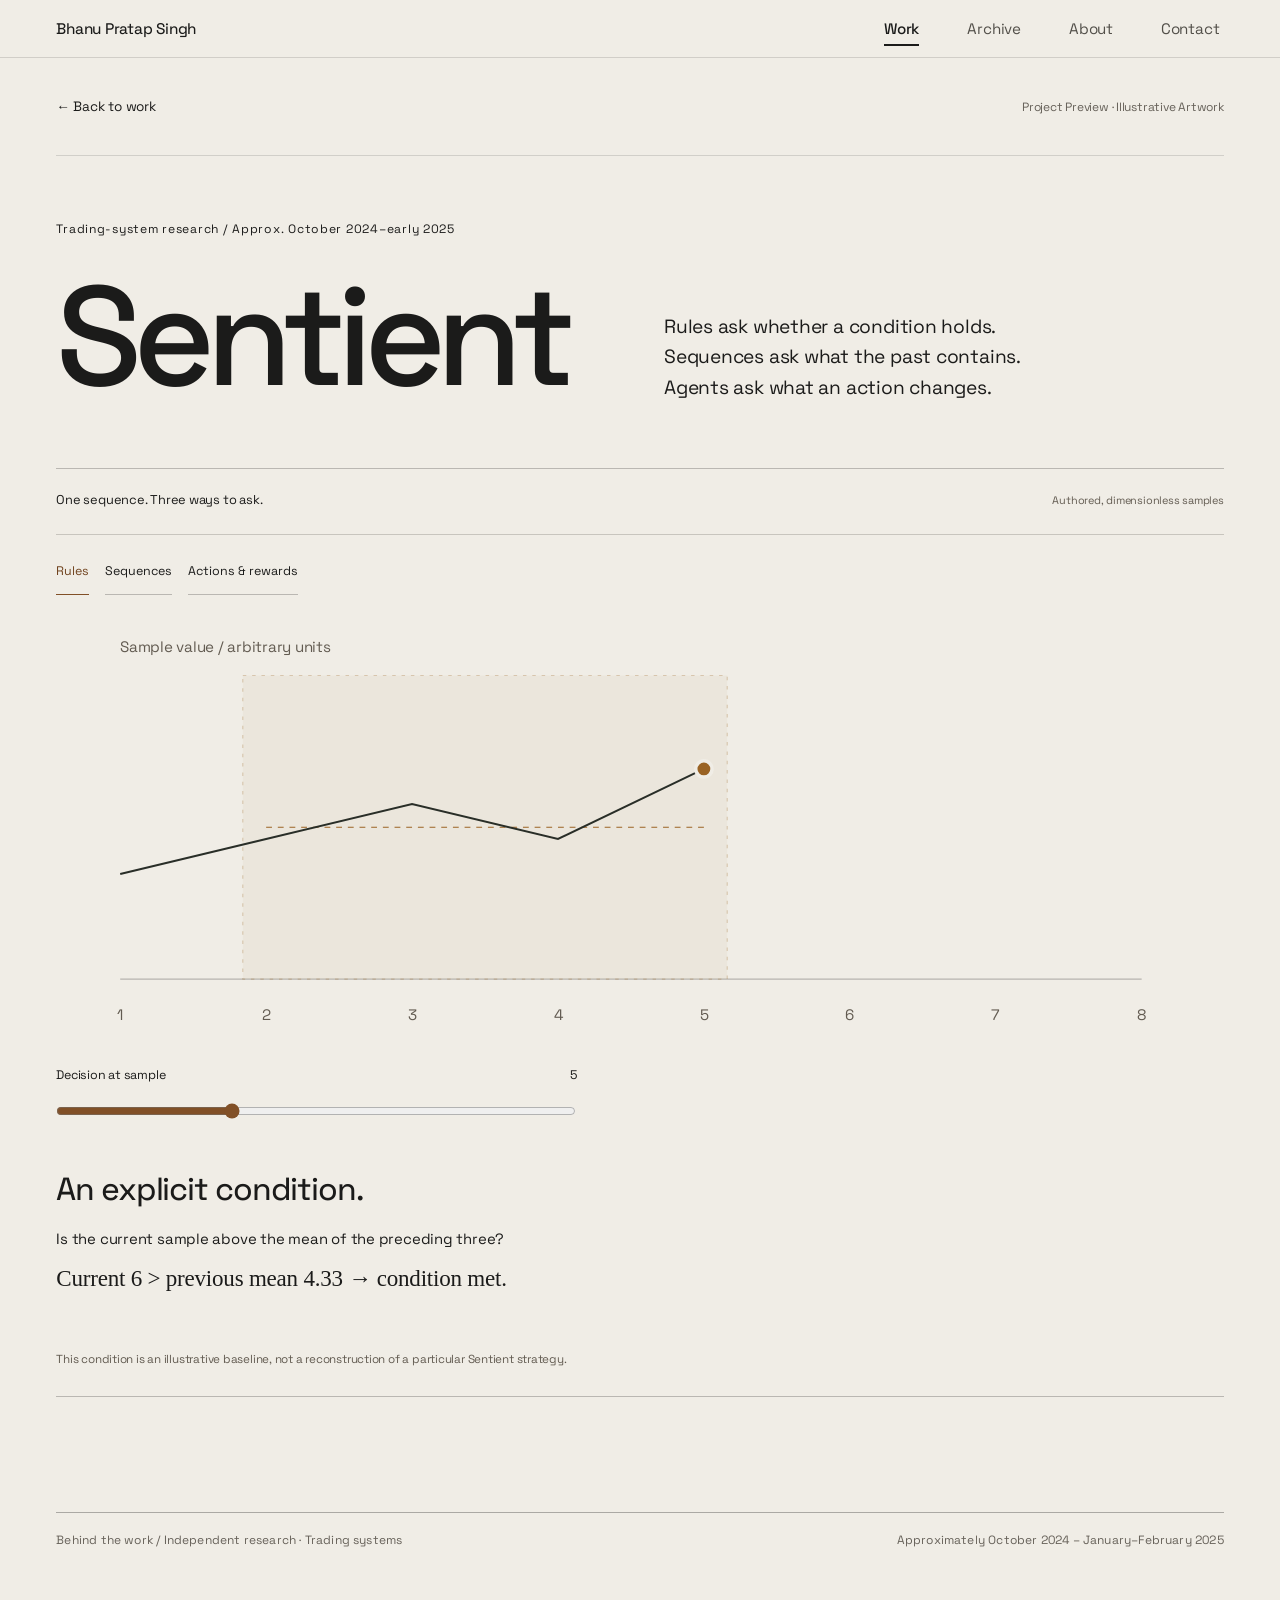
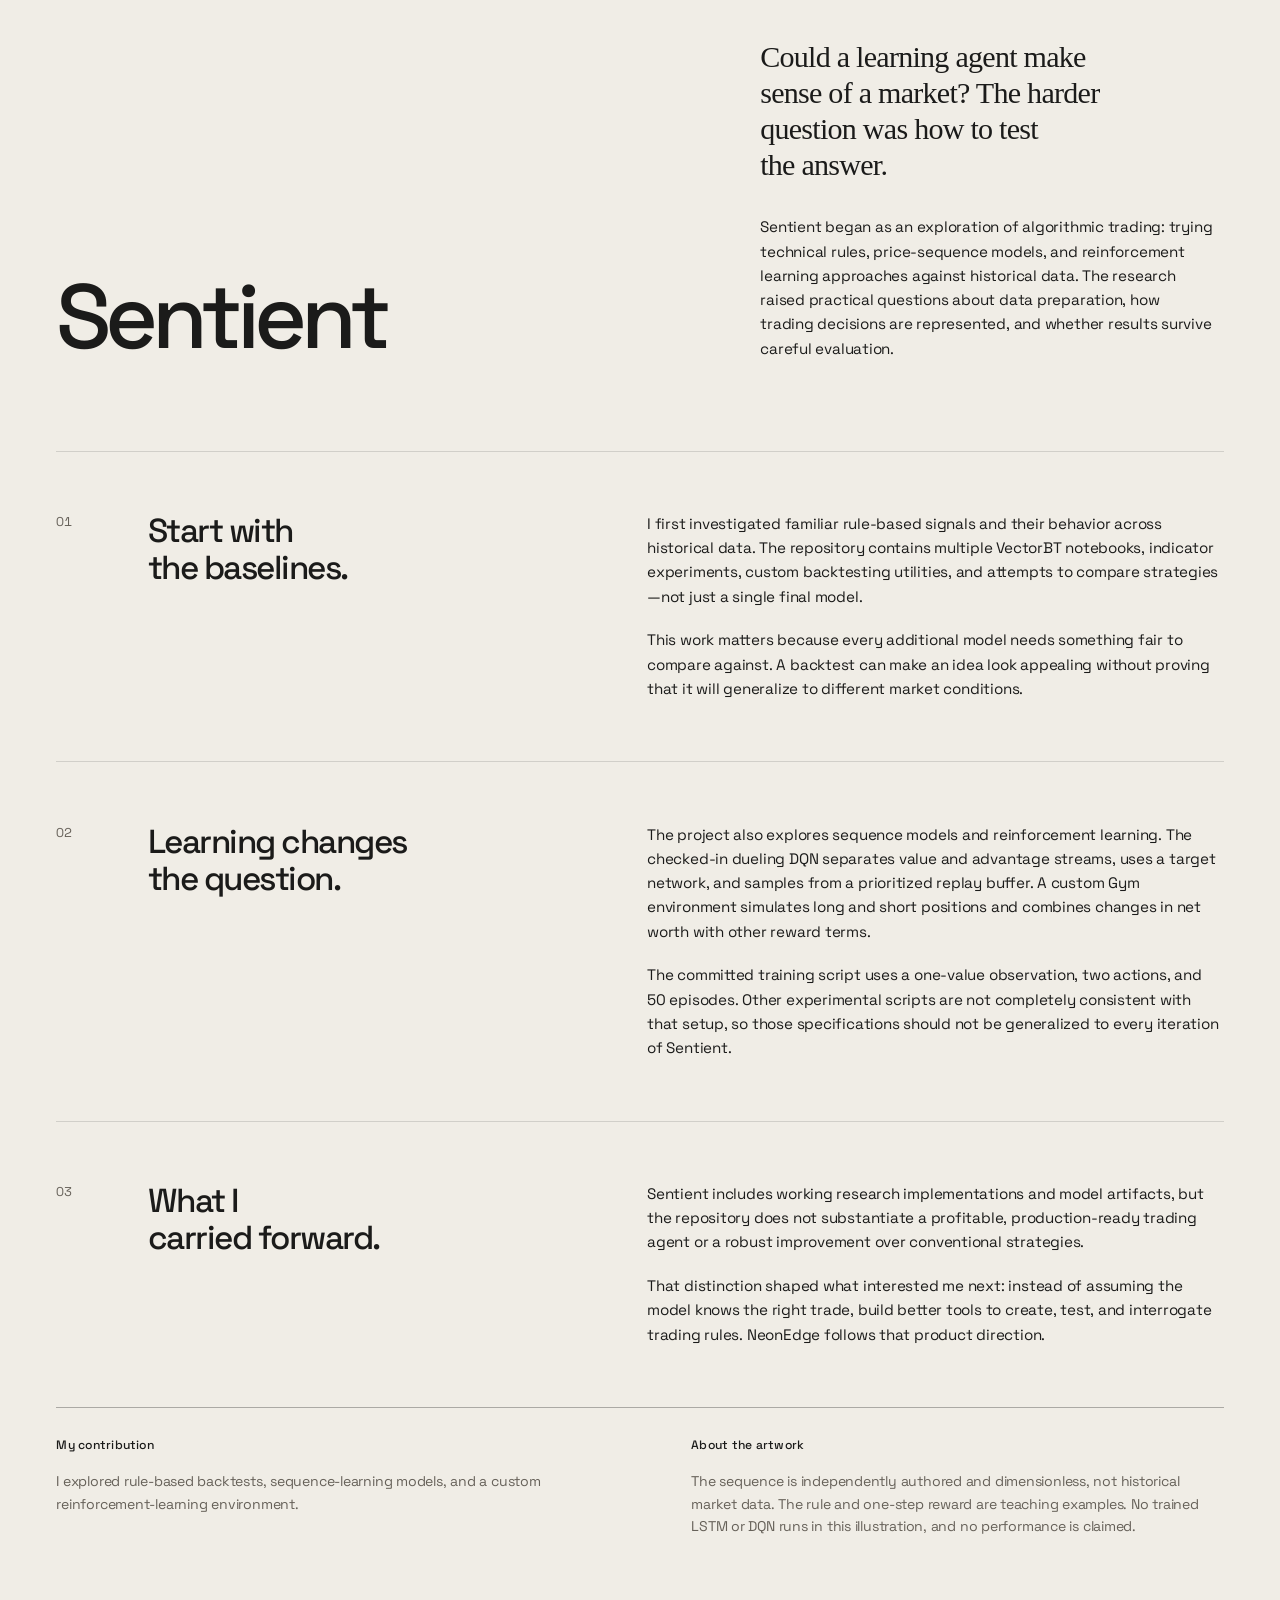
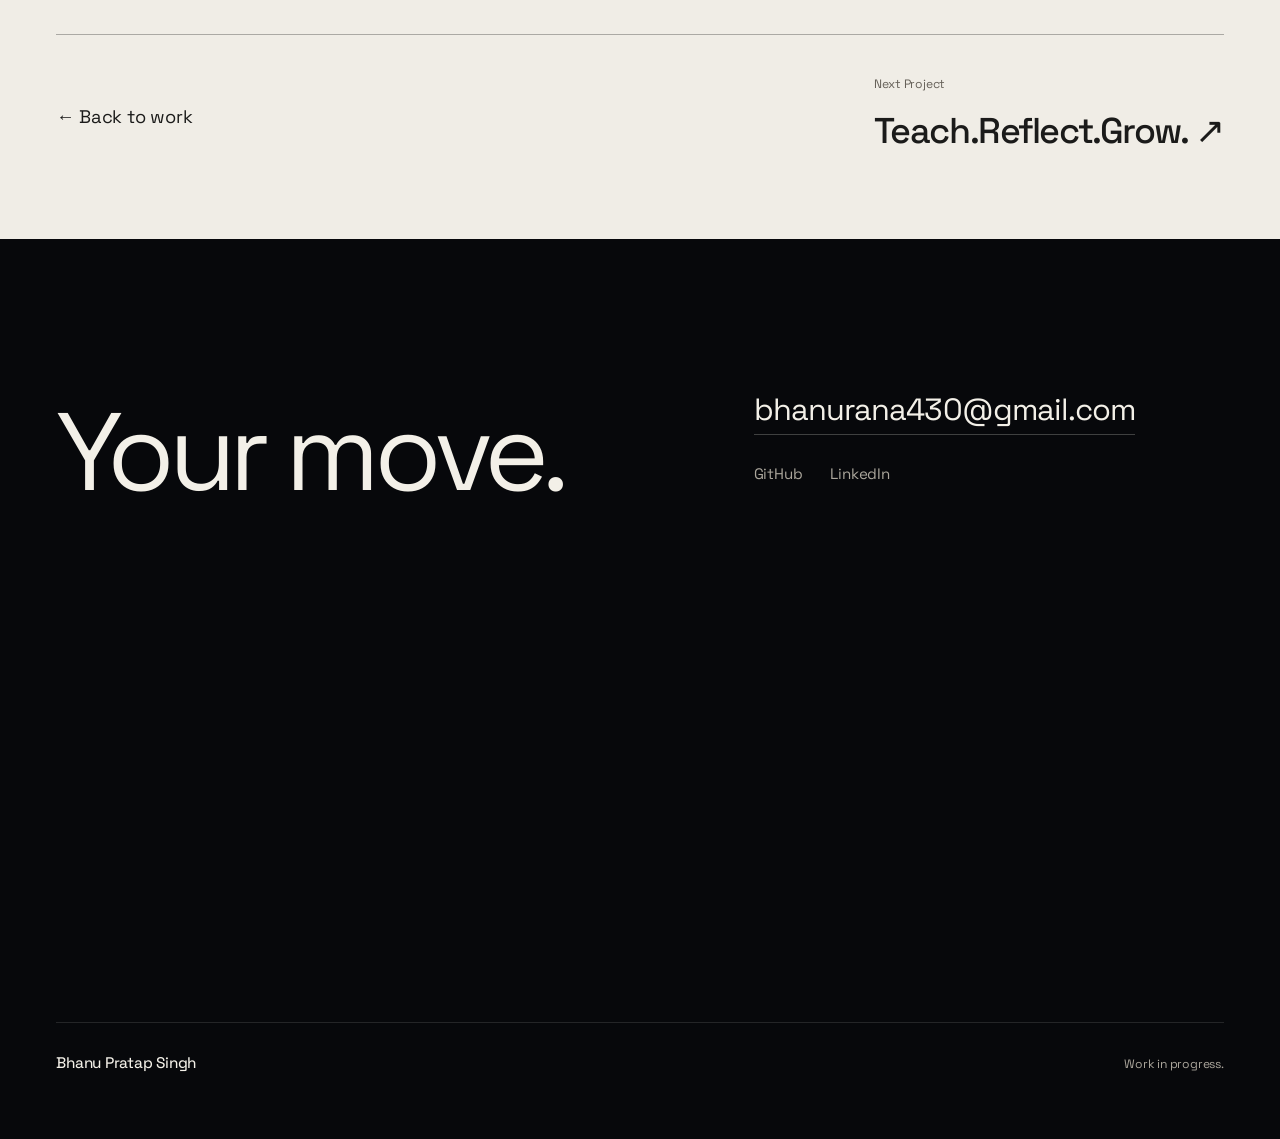
<file: work/sentient/index.html>
<!DOCTYPE html><html lang="en" class="surface-light-page"> <head><meta charset="utf-8"><meta name="viewport" content="width=device-width, initial-scale=1, viewport-fit=cover"><title>Sentient - Bhanu Pratap Singh</title><meta name="description" content="Could a learning agent make sense of a market? The harder question was how to test the answer."><meta name="robots" content="noindex, nofollow"><meta name="theme-color" content="#05060a"><link rel="icon" href="/favicon.ico" sizes="32x32"><link rel="icon" type="image/png" sizes="48x48" href="/favicon/favicon-48.png"><link rel="apple-touch-icon" href="/favicon/apple-touch-icon.png"><link rel="stylesheet" href="/_astro/_slug_.pvQQNwG6.css">
<link rel="stylesheet" href="/_astro/index.B5H31vxt.css"></head> <body class="surface-light-page"> <a class="skip-link" href="#main-content">Skip to content</a>  <div class="work-page-shell surface-light"> <header class="site-header site-header--secondary surface-light" data-site-header data-nav-compact="true" data-nav-theme="light" data-active-section="work" data-menu-open="false"> <div class="site-header-bar"> <a class="site-identity" href="/" data-site-identity> Bhanu Pratap Singh </a> <button type="button" class="site-menu-toggle" data-menu-toggle aria-expanded="false" aria-controls="site-primary-nav"> <span class="site-menu-toggle-label" data-menu-toggle-label>Menu</span> <span class="site-menu-toggle-icon" aria-hidden="true"></span> </button> <nav id="site-primary-nav" class="site-nav" data-site-nav aria-label="Primary"> <ul class="site-nav-list"> <li class="site-nav-item" data-nav-item="work"> <a class="site-nav-link" href="/#work" data-nav-link="work"> <span class="site-nav-link-text">Work</span> </a> </li><li class="site-nav-item" data-nav-item="index"> <a class="site-nav-link" href="/#index" data-nav-link="index"> <span class="site-nav-link-text">Archive</span> </a> </li><li class="site-nav-item" data-nav-item="about"> <a class="site-nav-link" href="/#about" data-nav-link="about"> <span class="site-nav-link-text">About</span> </a> </li><li class="site-nav-item" data-nav-item="contact"> <a class="site-nav-link" href="/#contact" data-nav-link="contact"> <span class="site-nav-link-text">Contact</span> </a> </li> </ul> </nav> </div> <div class="site-nav-backdrop" data-menu-backdrop aria-hidden="true"></div> </header> <main id="main-content" class="experience-canvas surface-light" tabindex="-1">  <article class="project-experience project-experience--discovery" data-deep-dive-slug="sentient"> <div class="experience-top-nav"><a href="/#work" data-back-to-work>← Back to work</a><span data-preview-classification>Project preview · Illustrative artwork</span></div> <div class="sentient-world"> <header class="sentient-project-intro experience-entrance"><p class="experience-eyebrow">Trading-system research / Approx. October 2024–early 2025</p><h1>Sentient</h1><p>Rules ask whether a condition holds.<br>Sequences ask what the past contains.<br>Agents ask what an action changes.</p></header> <div class="artifact-entrance"><div class="research-study" data-research-study data-research-mode="rules"> <div class="research-topline"><span>One sequence. Three ways to ask.</span><span>Authored, dimensionless samples</span></div> <div class="research-modes" role="group" aria-label="Research approach"><button type="button" data-research-mode-select="rules" aria-pressed="true">Rules</button><button type="button" data-research-mode-select="sequences" aria-pressed="false">Sequences</button><button type="button" data-research-mode-select="actions" aria-pressed="false">Actions &amp; rewards</button></div> <svg class="research-sequence" viewBox="0 0 1000 360" role="img" aria-labelledby="research-project-title research-project-desc"> <title id="research-project-title">A sample sequence, viewed through the selected research approach</title><desc id="research-project-desc">Only available samples enter the rule or sequence window. The actions view lets you reveal one subsequent sample; no historical data or learned predictions are present.</desc> <g aria-hidden="true"><line x1="55" x2="930" y1="305" y2="305" class="research-axis"></line> <rect data-research-window x="160" y="45" width="415" height="260" class="research-window"></rect> <line data-research-mean x1="180" x2="555" y1="175" y2="175" class="research-mean"></line> <path data-research-path d="M55,215 L180,185 L305,155 L430,185 L555,125" class="research-trace"></path> <circle data-research-point cx="555" cy="125" r="7" class="research-point"></circle> <text x="55" y="340" text-anchor="middle">1</text><text x="180" y="340" text-anchor="middle">2</text><text x="305" y="340" text-anchor="middle">3</text><text x="430" y="340" text-anchor="middle">4</text><text x="555" y="340" text-anchor="middle">5</text><text x="680" y="340" text-anchor="middle">6</text><text x="805" y="340" text-anchor="middle">7</text><text x="930" y="340" text-anchor="middle">8</text> <text x="55" y="25">Sample value / arbitrary units</text> </g> </svg> <div class="research-cursor"><label for="research-project-cursor">Decision at sample <output for="research-project-cursor" data-research-cursor-output>5</output></label><input type="range" id="research-project-cursor" min="3" max="6" step="1" value="4" data-research-cursor></div> <div class="research-interpretation" aria-live="polite" aria-atomic="true"><p class="research-interpretation-title" data-research-title>An explicit condition.</p><p data-research-question>Is the current sample above the mean of the preceding three?</p><p class="research-result" data-research-result>Current 6 &gt; previous mean 4.33 → condition met.</p></div> <div class="research-memory" data-research-memory hidden aria-label="Conceptual recurrent sequence processing"><span data-research-window-values>4 → 5 → 4 → 6</span><svg viewBox="0 0 600 90" role="img" aria-label="Ordered inputs enter shared recurrent processing; hidden state is carried from one step to the next"><path d="M35 45 H565" stroke="currentColor" fill="none"></path><g><rect x="52" y="20" width="76" height="50" fill="#f0ede6" stroke="currentColor"></rect><text x="90" y="50" text-anchor="middle">h1</text></g><g><rect x="192" y="20" width="76" height="50" fill="#f0ede6" stroke="currentColor"></rect><text x="230" y="50" text-anchor="middle">h2</text></g><g><rect x="332" y="20" width="76" height="50" fill="#f0ede6" stroke="currentColor"></rect><text x="370" y="50" text-anchor="middle">h3</text></g><g><rect x="472" y="20" width="76" height="50" fill="#f0ede6" stroke="currentColor"></rect><text x="510" y="50" text-anchor="middle">h4</text></g></svg><p>No learned output is supplied.</p></div> <div class="research-actions" data-research-actions hidden><div role="group" aria-label="Illustrative position"><button type="button" data-research-position="1" aria-pressed="true">Long (+1)</button><button type="button" data-research-position="-1" aria-pressed="false">Short (−1)</button></div><button type="button" data-research-reveal>Reveal next sample</button></div> <p class="artifact-disclosure" data-research-limit>This condition is an illustrative baseline, not a reconstruction of a particular Sentient strategy.</p> <noscript><p>The rules view is shown. Enable JavaScript to explore sequence processing and one-step rewards.</p></noscript> </div> <script type="module">const d=[3,4,5,4,6,5,7,6],w=[{id:"rules",label:"Rules",title:"An explicit condition.",question:"Is the current sample above the mean of the preceding three?",limit:"This condition is an illustrative baseline, not a reconstruction of a particular Sentient strategy."},{id:"sequences",label:"Sequences",title:"Order becomes the input.",question:"Which recent samples enter the recurrent computation, and in what order?",limit:"The window is real; the architecture sketch is conceptual. No LSTM weights or predictions are displayed."},{id:"actions",label:"Actions & rewards",title:"A decision changes the question.",question:"Choose a position, then reveal the next sample to see a one-step reward.",limit:"Reward here is position × next change, in arbitrary units. It omits costs and training; this is not the full Sentient environment or a DQN run."}];function y(t,r){const n=Math.max(3,Math.min(6,Math.round(t))),s=d.slice(n-3,n),l=s.reduce((e,c)=>e+c,0)/s.length,i=d[n],a=d[n+1];return{cursor:n,current:i,next:a,mean:l,condition:i>l,window:d.slice(n-3,n+1),reward:(r===-1?-1:1)*(a-i)}}const h=t=>55+t*125,m=t=>305-t*30;function A(t,r=!1){return d.slice(0,t+(r?2:1)).map((n,s)=>`${s?"L":"M"}${h(s)},${m(n)}`).join(" ")}document.querySelectorAll("[data-research-study]").forEach(t=>{let r="rules",n=1,s=!1;const l=t.querySelector("[data-research-cursor]"),i=(e,c)=>{t.querySelector(`[data-research-${e}]`).textContent=c},a=()=>{const e=y(Number(l.value),n),c=w.find(o=>o.id===r);t.dataset.researchMode=r,t.querySelectorAll("[data-research-mode-select]").forEach(o=>o.setAttribute("aria-pressed",String(o.dataset.researchModeSelect===r))),i("cursor-output",String(e.cursor+1)),i("title",c.title),i("question",c.question),i("limit",c.limit);const q=r==="rules"?`Current ${e.current} > previous mean ${e.mean.toFixed(2)} → ${e.condition?"condition met":"condition not met"}.`:r==="sequences"?`Ordered input window: [${e.window.join(", ")}]. The same recurrent computation is applied at each step.`:s?`Next sample ${e.next}. Reward = ${n} × (${e.next} − ${e.current}) = ${e.reward}. Illustrative units, not profit.`:`State: sample ${e.cursor+1} = ${e.current}; chosen position ${n>0?"+1":"−1"}. The next sample is hidden.`;i("result",q),i("window-values",e.window.join(" → ")),t.querySelector("[data-research-path]")?.setAttribute("d",A(e.cursor,r==="actions"&&s));const S=t.querySelector("[data-research-point]");S.setAttribute("cx",String(h(e.cursor))),S.setAttribute("cy",String(m(e.current)));const p=t.querySelector("[data-research-window]");p.setAttribute("x",String(h(e.cursor-3)-20)),p.setAttribute("width","415"),p.style.display=r==="actions"?"none":"";const u=t.querySelector("[data-research-mean]");u.style.display=r==="rules"?"":"none",u.setAttribute("x1",String(h(e.cursor-3))),u.setAttribute("x2",String(h(e.cursor))),u.setAttribute("y1",String(m(e.mean))),u.setAttribute("y2",String(m(e.mean))),t.querySelector("[data-research-memory]").hidden=r!=="sequences",t.querySelector("[data-research-actions]").hidden=r!=="actions",t.querySelectorAll("[data-research-position]").forEach(o=>o.setAttribute("aria-pressed",String(Number(o.dataset.researchPosition)===n))),i("reveal",s?"Hide next sample":"Reveal next sample")};t.querySelectorAll("[data-research-mode-select]").forEach(e=>e.addEventListener("click",()=>{r=e.dataset.researchModeSelect,s=!1,a()})),t.querySelectorAll("[data-research-position]").forEach(e=>e.addEventListener("click",()=>{n=Number(e.dataset.researchPosition),a()})),t.querySelector("[data-research-reveal]")?.addEventListener("click",()=>{s=!s,a()}),l.addEventListener("input",()=>{s=!1,a()}),window.addEventListener("pageshow",()=>requestAnimationFrame(a)),a()});</script></div> </div> <section class="project-story" id="project-story" data-project-story="sentient" aria-labelledby="project-story-heading"> <div class="project-story-meta"> <span>Behind the work / Independent research · Trading systems</span> <time>Approximately October 2024 – January–February 2025</time> </div> <div class="project-story-opening"> <h2 id="project-story-heading">Sentient</h2> <div class="project-story-introduction"> <p class="project-story-lead">Could a learning agent make sense of a market? The harder question was how to test the answer.</p> <p>Sentient began as an exploration of algorithmic trading: trying technical rules, price-sequence models, and reinforcement learning approaches against historical data. The research raised practical questions about data preparation, how trading decisions are represented, and whether results survive careful evaluation.</p> </div> </div> <ol class="project-story-chapters"> <li class="project-story-chapter"> <span class="project-story-number" aria-hidden="true"> 01 </span> <h3>Start with the baselines.</h3> <div class="project-story-prose"> <p>I first investigated familiar rule-based signals and their behavior across historical data. The repository contains multiple VectorBT notebooks, indicator experiments, custom backtesting utilities, and attempts to compare strategies—not just a single final model.</p><p>This work matters because every additional model needs something fair to compare against. A backtest can make an idea look appealing without proving that it will generalize to different market conditions.</p> </div> </li><li class="project-story-chapter"> <span class="project-story-number" aria-hidden="true"> 02 </span> <h3>Learning changes the question.</h3> <div class="project-story-prose"> <p>The project also explores sequence models and reinforcement learning. The checked-in dueling DQN separates value and advantage streams, uses a target network, and samples from a prioritized replay buffer. A custom Gym environment simulates long and short positions and combines changes in net worth with other reward terms.</p><p>The committed training script uses a one-value observation, two actions, and 50 episodes. Other experimental scripts are not completely consistent with that setup, so those specifications should not be generalized to every iteration of Sentient.</p> </div> </li><li class="project-story-chapter"> <span class="project-story-number" aria-hidden="true"> 03 </span> <h3>What I carried forward.</h3> <div class="project-story-prose"> <p>Sentient includes working research implementations and model artifacts, but the repository does not substantiate a profitable, production-ready trading agent or a robust improvement over conventional strategies.</p><p>That distinction shaped what interested me next: instead of assuming the model knows the right trade, build better tools to create, test, and interrogate trading rules. NeonEdge follows that product direction.</p> </div> </li> </ol> <div class="project-story-colophon"> <div> <h3>My contribution</h3> <p>I explored rule-based backtests, sequence-learning models, and a custom reinforcement-learning environment.</p> </div> <div> <h3>About the artwork</h3> <p>The sequence is independently authored and dimensionless, not historical market data. The rule and one-step reward are teaching examples. No trained LSTM or DQN runs in this illustration, and no performance is claimed.</p> </div> </div> </section> <nav class="experience-navigation" aria-label="Continue exploring"><a href="/#work" data-back-to-work>← Back to work</a><a href="/work/teach-reflect-grow/" class="experience-next"><span>Next project</span><strong>Teach.Reflect.Grow. <span aria-hidden="true">↗</span></strong></a></nav> </article>  </main> </div> <section id="contact" class="contact-section" aria-labelledby="contact-heading" data-content-mode="preview"> <div class="contact-inner"> <div class="contact-main" data-motion-reveal="contact"> <h2 id="contact-heading" class="contact-headline" data-contact-layer="headline"> Your move. </h2> <div class="contact-action-area" data-contact-layer="action"> <a class="contact-primary-link" href="mailto:bhanurana430@gmail.com"> bhanurana430@gmail.com </a> <ul class="contact-secondary-links"> <li> <a class="contact-secondary-link" href="https://github.com/bhanurana430" rel="noopener noreferrer"> GitHub </a> </li><li> <a class="contact-secondary-link" href="https://www.linkedin.com/in/bhanu002/" rel="noopener noreferrer"> LinkedIn </a> </li> </ul> </div> </div> <footer class="site-footer" data-contact-layer="footer"> <span class="site-footer-name">Bhanu Pratap Singh</span> <span class="site-footer-preview-notice" data-global-preview-notice>
Work in progress.
</span> </footer> </div> </section>  <script type="module" src="/_astro/BaseLayout.astro_astro_type_script_index_0_lang.DJXLZxaQ.js"></script> </body> </html>
</file>
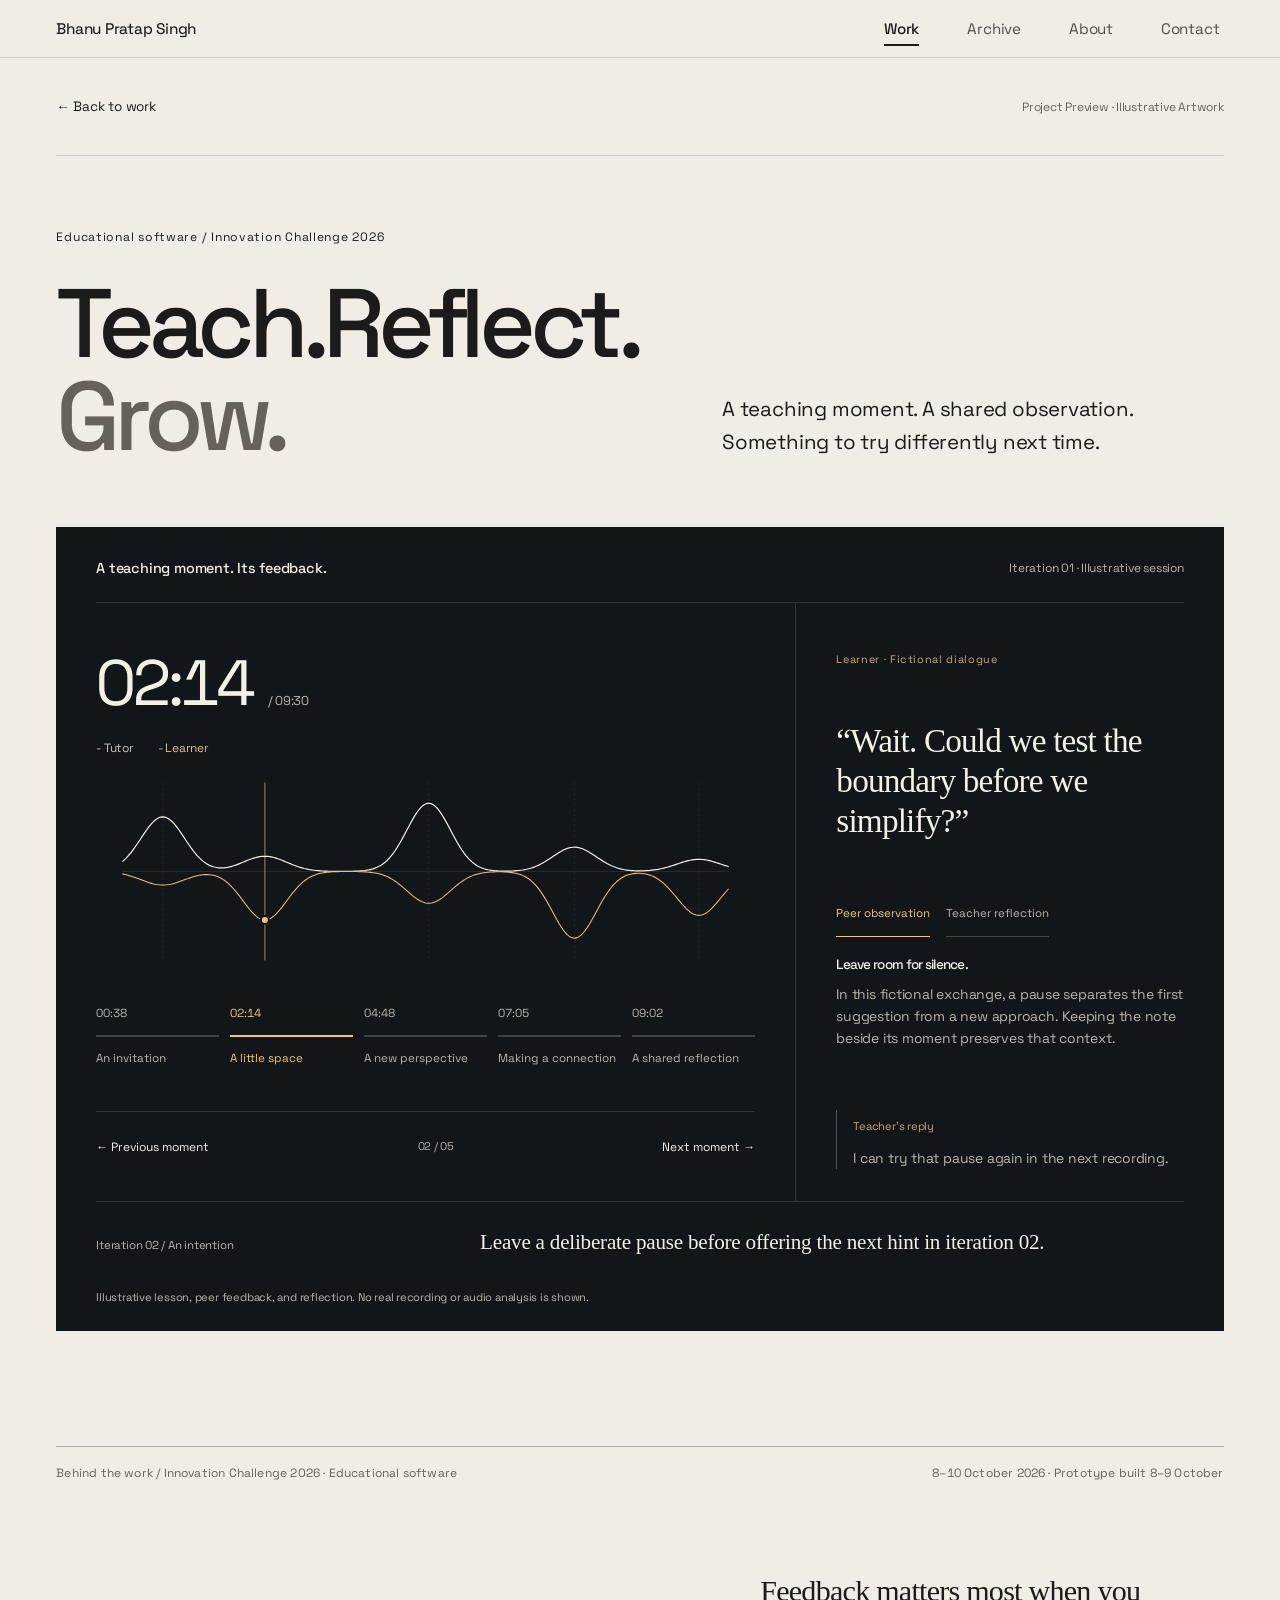
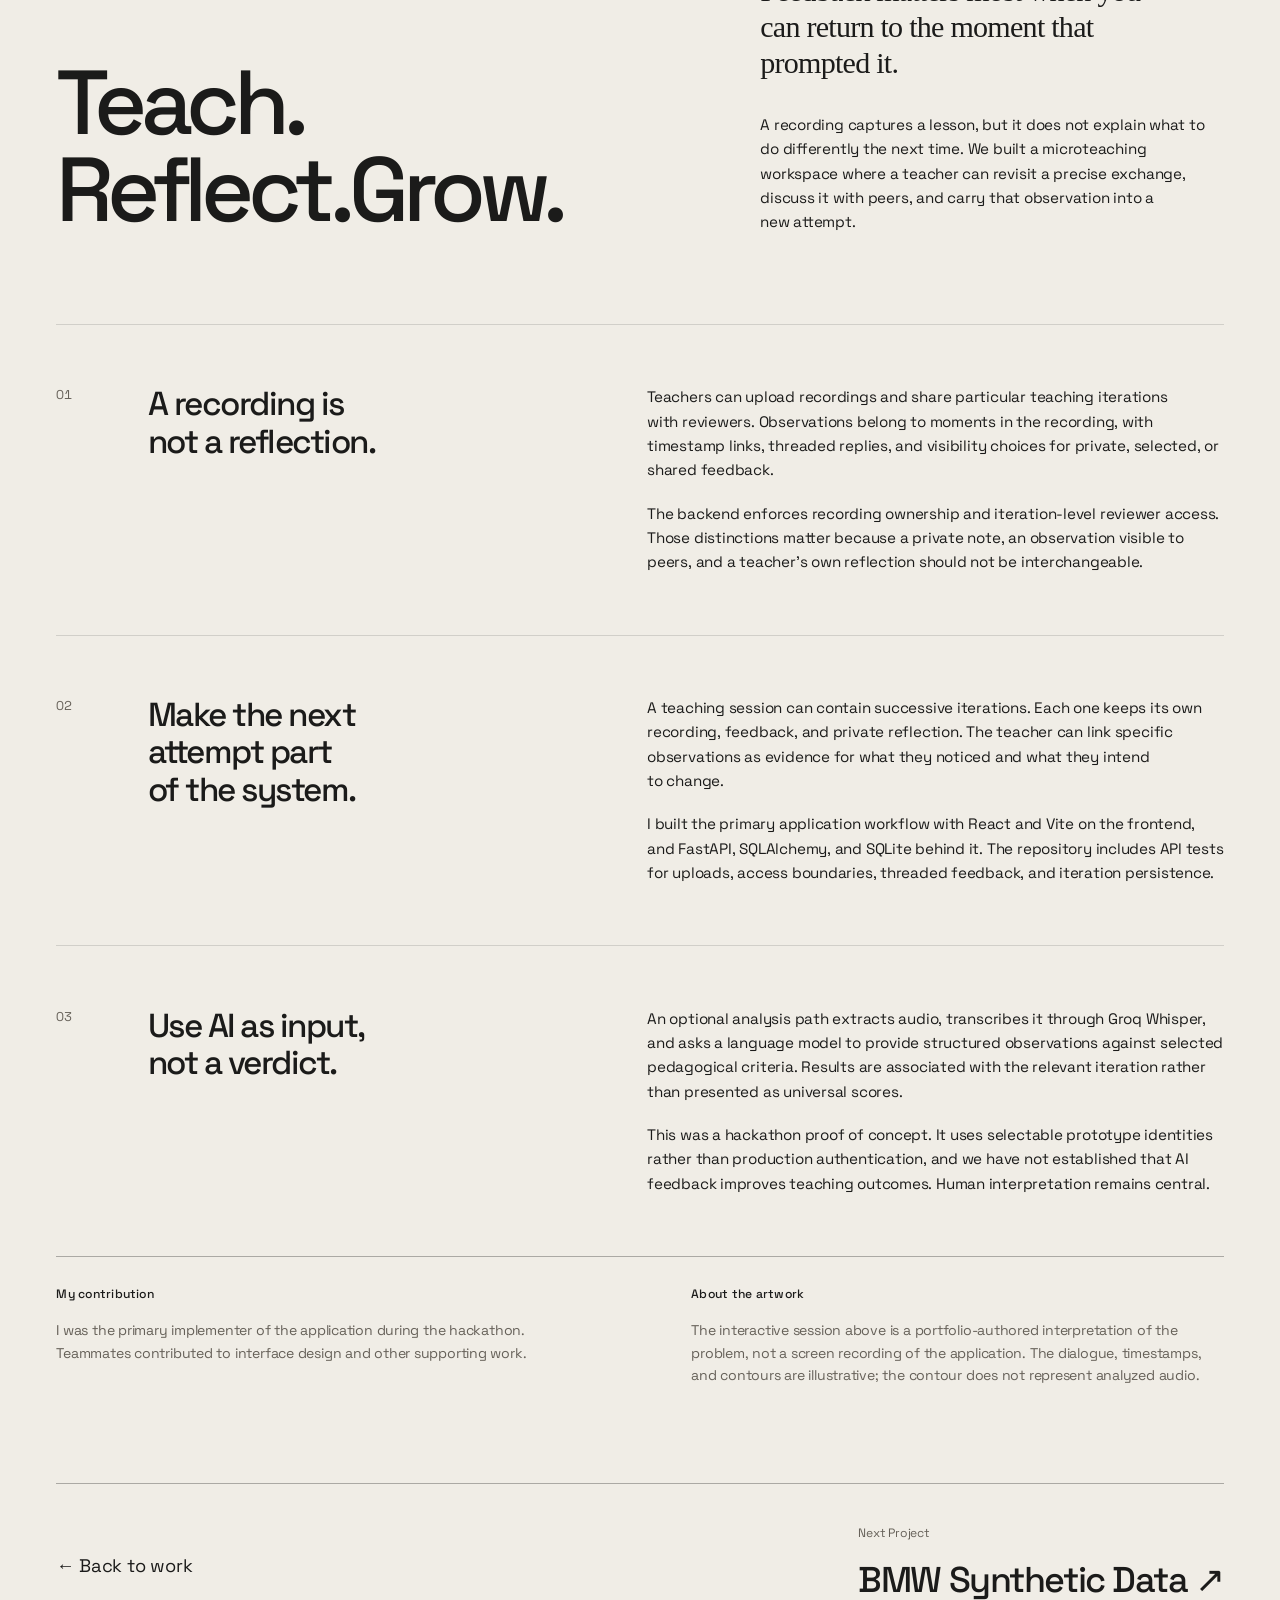
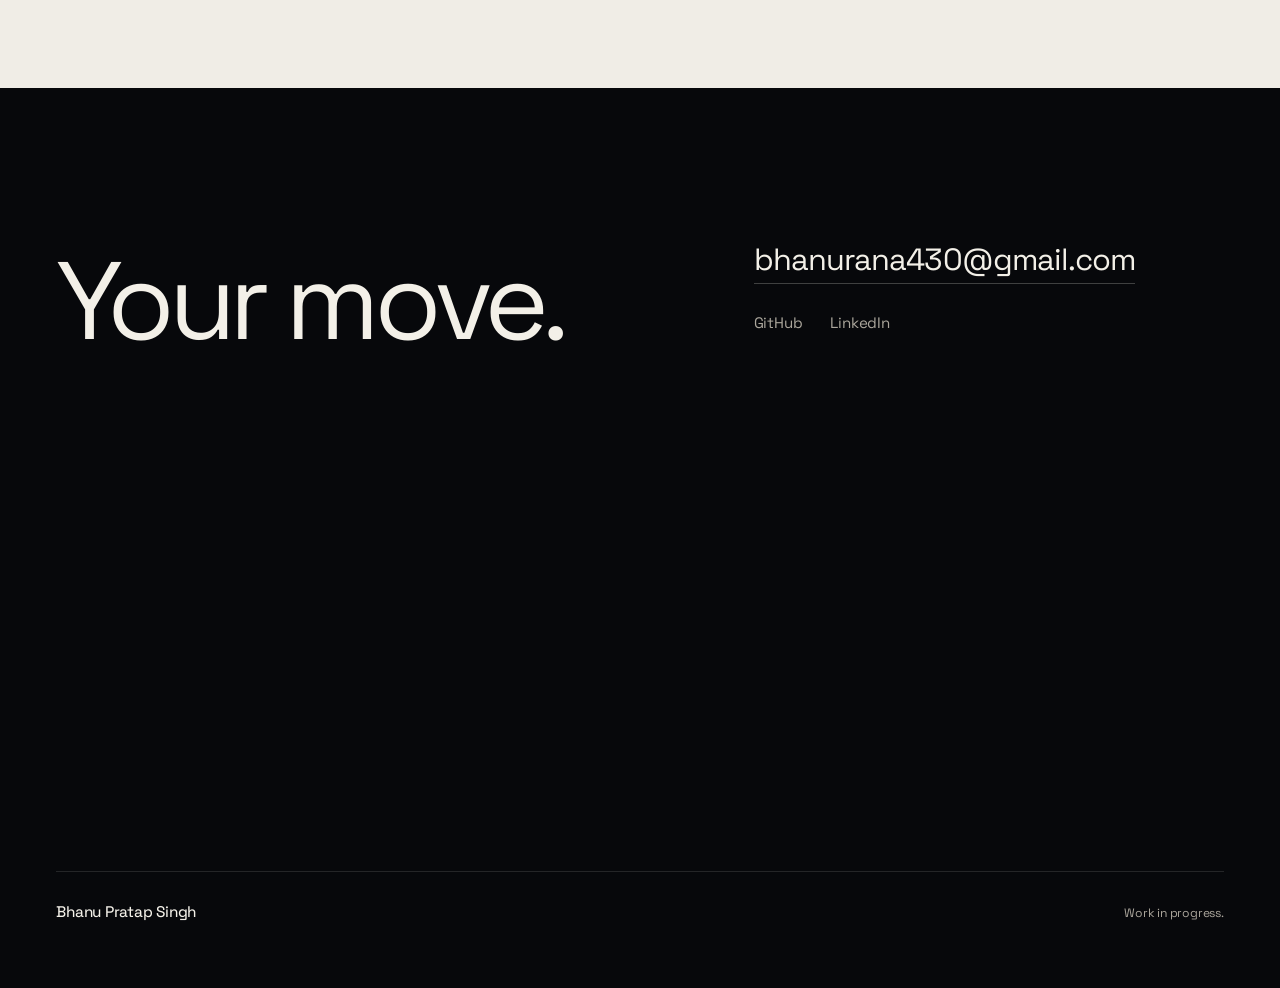
<file: work/teach-reflect-grow/index.html>
<!DOCTYPE html><html lang="en" class="surface-light-page"> <head><meta charset="utf-8"><meta name="viewport" content="width=device-width, initial-scale=1, viewport-fit=cover"><title>Teach.Reflect.Grow. - Bhanu Pratap Singh</title><meta name="description" content="Feedback matters most when you can return to the moment that prompted it."><meta name="robots" content="noindex, nofollow"><meta name="theme-color" content="#05060a"><link rel="icon" href="/favicon.ico" sizes="32x32"><link rel="icon" type="image/png" sizes="48x48" href="/favicon/favicon-48.png"><link rel="apple-touch-icon" href="/favicon/apple-touch-icon.png"><link rel="stylesheet" href="/_astro/_slug_.pvQQNwG6.css">
<link rel="stylesheet" href="/_astro/index.B5H31vxt.css"></head> <body class="surface-light-page"> <a class="skip-link" href="#main-content">Skip to content</a>  <div class="work-page-shell surface-light"> <header class="site-header site-header--secondary surface-light" data-site-header data-nav-compact="true" data-nav-theme="light" data-active-section="work" data-menu-open="false"> <div class="site-header-bar"> <a class="site-identity" href="/" data-site-identity> Bhanu Pratap Singh </a> <button type="button" class="site-menu-toggle" data-menu-toggle aria-expanded="false" aria-controls="site-primary-nav"> <span class="site-menu-toggle-label" data-menu-toggle-label>Menu</span> <span class="site-menu-toggle-icon" aria-hidden="true"></span> </button> <nav id="site-primary-nav" class="site-nav" data-site-nav aria-label="Primary"> <ul class="site-nav-list"> <li class="site-nav-item" data-nav-item="work"> <a class="site-nav-link" href="/#work" data-nav-link="work"> <span class="site-nav-link-text">Work</span> </a> </li><li class="site-nav-item" data-nav-item="index"> <a class="site-nav-link" href="/#index" data-nav-link="index"> <span class="site-nav-link-text">Archive</span> </a> </li><li class="site-nav-item" data-nav-item="about"> <a class="site-nav-link" href="/#about" data-nav-link="about"> <span class="site-nav-link-text">About</span> </a> </li><li class="site-nav-item" data-nav-item="contact"> <a class="site-nav-link" href="/#contact" data-nav-link="contact"> <span class="site-nav-link-text">Contact</span> </a> </li> </ul> </nav> </div> <div class="site-nav-backdrop" data-menu-backdrop aria-hidden="true"></div> </header> <main id="main-content" class="experience-canvas surface-light" tabindex="-1">  <article class="project-experience project-experience--immersion" data-deep-dive-slug="teach-reflect-grow"> <div class="experience-top-nav"><a href="/#work" data-back-to-work>← Back to work</a><span data-preview-classification>Project preview · Illustrative artwork</span></div> <div class="immersion-world"> <header class="immersion-intro experience-entrance"> <p class="experience-eyebrow">Educational software / Innovation Challenge 2026</p> <h1 class="teaching-project-title">Teach.Reflect.<br><span>Grow.</span></h1> <p class="immersion-deck">A teaching moment. A shared observation.<br>Something to try differently next time.</p> </header> <div class="artifact-entrance"><section class="session-space" data-immersion data-moment="1" aria-labelledby="teaching-project-heading"> <div class="session-topline"><h2 id="teaching-project-heading">A teaching moment. Its feedback.</h2><span>Iteration 01 · Illustrative session</span></div> <div class="session-body"> <div class="session-temporal"> <div class="session-clock"><span data-session-time>02:14</span><span>/ 09:30</span></div> <p class="session-voice-key"><span>- Tutor</span><span>- Learner</span></p> <svg class="session-cadence" viewBox="0 0 1000 320" role="img" aria-labelledby="teaching-project-title teaching-project-desc"> <title id="teaching-project-title">A conversation, arranged in time</title> <desc id="teaching-project-desc">Illustrative contours mark five fictional exchanges, not recorded sound. The selected line locates the current observation.</desc> <g aria-hidden="true"> <line x1="40" y1="160" x2="960" y2="160" class="session-datum"></line> <line x1="101.33333333333334" x2="101.33333333333334" y1="25" y2="295" class="session-anchor" data-session-anchor="0" data-selected="false"></line><line x1="256.280701754386" x2="256.280701754386" y1="25" y2="295" class="session-anchor" data-session-anchor="1" data-selected="true"></line><line x1="504.8421052631579" x2="504.8421052631579" y1="25" y2="295" class="session-anchor" data-session-anchor="2" data-selected="false"></line><line x1="725.9649122807017" x2="725.9649122807017" y1="25" y2="295" class="session-anchor" data-session-anchor="3" data-selected="false"></line><line x1="914.8070175438596" x2="914.8070175438596" y1="25" y2="295" class="session-anchor" data-session-anchor="4" data-selected="false"></line> <path d="M40.00,145.13 L43.07,142.42 L46.13,139.39 L49.20,136.05 L52.27,132.41 L55.33,128.48 L58.40,124.30 L61.47,119.92 L64.53,115.37 L67.60,110.74 L70.67,106.10 L73.73,101.52 L76.80,97.09 L79.87,92.91 L82.93,89.06 L86.00,85.63 L89.07,82.70 L92.13,80.34 L95.20,78.61 L98.27,77.55 L101.33,77.20 L104.40,77.55 L107.47,78.61 L110.53,80.34 L113.60,82.69 L116.67,85.62 L119.73,89.05 L122.80,92.90 L125.87,97.08 L128.93,101.50 L132.00,106.08 L135.07,110.72 L138.13,115.34 L141.20,119.86 L144.27,124.23 L147.33,128.38 L150.40,132.27 L153.47,135.87 L156.53,139.15 L159.60,142.10 L162.67,144.71 L165.73,146.98 L168.80,148.93 L171.87,150.56 L174.93,151.89 L178.00,152.94 L181.07,153.71 L184.13,154.24 L187.20,154.53 L190.27,154.61 L193.33,154.49 L196.40,154.19 L199.47,153.71 L202.53,153.07 L205.60,152.30 L208.67,151.40 L211.73,150.39 L214.80,149.28 L217.87,148.10 L220.93,146.88 L224.00,145.62 L227.07,144.36 L230.13,143.12 L233.20,141.93 L236.27,140.82 L239.33,139.81 L242.40,138.93 L245.47,138.19 L248.53,137.62 L251.60,137.23 L254.67,137.03 L257.73,137.02 L260.80,137.21 L263.87,137.60 L266.93,138.16 L270.00,138.89 L273.07,139.78 L276.13,140.79 L279.20,141.90 L282.27,143.10 L285.33,144.35 L288.40,145.64 L291.47,146.93 L294.53,148.21 L297.60,149.45 L300.67,150.64 L303.73,151.77 L306.80,152.83 L309.87,153.80 L312.93,154.68 L316.00,155.48 L319.07,156.20 L322.13,156.82 L325.20,157.37 L328.27,157.84 L331.33,158.24 L334.40,158.58 L337.47,158.86 L340.53,159.10 L343.60,159.29 L346.67,159.45 L349.73,159.57 L352.80,159.67 L355.87,159.75 L358.93,159.81 L362.00,159.85 L365.07,159.88 L368.13,159.90 L371.20,159.91 L374.27,159.92 L377.33,159.91 L380.40,159.89 L383.47,159.86 L386.53,159.82 L389.60,159.75 L392.67,159.66 L395.73,159.54 L398.80,159.39 L401.87,159.18 L404.93,158.91 L408.00,158.57 L411.07,158.13 L414.13,157.58 L417.20,156.89 L420.27,156.05 L423.33,155.01 L426.40,153.76 L429.47,152.26 L432.53,150.48 L435.60,148.40 L438.67,145.98 L441.73,143.19 L444.80,140.03 L447.87,136.48 L450.93,132.53 L454.00,128.19 L457.07,123.48 L460.13,118.44 L463.20,113.10 L466.27,107.52 L469.33,101.79 L472.40,95.98 L475.47,90.19 L478.53,84.54 L481.60,79.12 L484.67,74.05 L487.73,69.44 L490.80,65.41 L493.87,62.04 L496.93,59.41 L500.00,57.60 L503.07,56.65 L506.13,56.58 L509.20,57.39 L512.27,59.07 L515.33,61.57 L518.40,64.83 L521.47,68.77 L524.53,73.29 L527.60,78.29 L530.67,83.66 L533.73,89.29 L536.80,95.06 L539.87,100.87 L542.93,106.63 L546.00,112.23 L549.07,117.61 L552.13,122.71 L555.20,127.47 L558.27,131.87 L561.33,135.88 L564.40,139.50 L567.47,142.72 L570.53,145.56 L573.60,148.04 L576.67,150.17 L579.73,152.00 L582.80,153.54 L585.87,154.82 L588.93,155.89 L592.00,156.76 L595.07,157.47 L598.13,158.03 L601.20,158.48 L604.27,158.82 L607.33,159.08 L610.40,159.28 L613.47,159.41 L616.53,159.50 L619.60,159.54 L622.67,159.53 L625.73,159.49 L628.80,159.41 L631.87,159.29 L634.93,159.12 L638.00,158.89 L641.07,158.61 L644.13,158.25 L647.20,157.82 L650.27,157.30 L653.33,156.68 L656.40,155.96 L659.47,155.11 L662.53,154.13 L665.60,153.02 L668.67,151.78 L671.73,150.39 L674.80,148.86 L677.87,147.20 L680.93,145.42 L684.00,143.53 L687.07,141.55 L690.13,139.52 L693.20,137.46 L696.27,135.40 L699.33,133.38 L702.40,131.44 L705.47,129.62 L708.53,127.97 L711.60,126.51 L714.67,125.28 L717.73,124.32 L720.80,123.65 L723.87,123.27 L726.93,123.22 L730.00,123.47 L733.07,124.04 L736.13,124.90 L739.20,126.03 L742.27,127.40 L745.33,128.99 L748.40,130.75 L751.47,132.65 L754.53,134.64 L757.60,136.69 L760.67,138.76 L763.73,140.81 L766.80,142.81 L769.87,144.73 L772.93,146.55 L776.00,148.26 L779.07,149.84 L782.13,151.28 L785.20,152.57 L788.27,153.73 L791.33,154.75 L794.40,155.64 L797.47,156.40 L800.53,157.04 L803.60,157.58 L806.67,158.03 L809.73,158.39 L812.80,158.66 L815.87,158.87 L818.93,159.01 L822.00,159.09 L825.07,159.12 L828.13,159.09 L831.20,159.01 L834.27,158.87 L837.33,158.68 L840.40,158.44 L843.47,158.13 L846.53,157.76 L849.60,157.32 L852.67,156.82 L855.73,156.24 L858.80,155.59 L861.87,154.87 L864.93,154.08 L868.00,153.23 L871.07,152.31 L874.13,151.35 L877.20,150.35 L880.27,149.33 L883.33,148.29 L886.40,147.27 L889.47,146.27 L892.53,145.33 L895.60,144.45 L898.67,143.66 L901.73,142.98 L904.80,142.42 L907.87,142.00 L910.93,141.73 L914.00,141.61 L917.07,141.64 L920.13,141.84 L923.20,142.18 L926.27,142.67 L929.33,143.29 L932.40,144.02 L935.47,144.86 L938.53,145.77 L941.60,146.74 L944.67,147.75 L947.73,148.78 L950.80,149.81 L953.87,150.83 L956.93,151.81 L960.00,152.76" class="session-tutor"></path> <path d="M40.00,163.72 L43.07,164.40 L46.13,165.15 L49.20,165.99 L52.27,166.90 L55.33,167.88 L58.40,168.92 L61.47,170.02 L64.53,171.16 L67.60,172.31 L70.67,173.48 L73.73,174.62 L76.80,175.73 L79.87,176.77 L82.93,177.74 L86.00,178.59 L89.07,179.33 L92.13,179.92 L95.20,180.35 L98.27,180.61 L101.33,180.70 L104.40,180.61 L107.47,180.35 L110.53,179.92 L113.60,179.33 L116.67,178.60 L119.73,177.75 L122.80,176.80 L125.87,175.76 L128.93,174.67 L132.00,173.54 L135.07,172.40 L138.13,171.28 L141.20,170.20 L144.27,169.16 L147.33,168.21 L150.40,167.34 L153.47,166.58 L156.53,165.94 L159.60,165.43 L162.67,165.07 L165.73,164.86 L168.80,164.83 L171.87,164.98 L174.93,165.34 L178.00,165.90 L181.07,166.70 L184.13,167.75 L187.20,169.05 L190.27,170.63 L193.33,172.50 L196.40,174.66 L199.47,177.12 L202.53,179.88 L205.60,182.93 L208.67,186.26 L211.73,189.83 L214.80,193.62 L217.87,197.57 L220.93,201.64 L224.00,205.76 L227.07,209.87 L230.13,213.88 L233.20,217.72 L236.27,221.31 L239.33,224.56 L242.40,227.41 L245.47,229.78 L248.53,231.61 L251.60,232.87 L254.67,233.51 L257.73,233.53 L260.80,232.92 L263.87,231.69 L266.93,229.88 L270.00,227.54 L273.07,224.72 L276.13,221.48 L279.20,217.91 L282.27,214.08 L285.33,210.07 L288.40,205.96 L291.47,201.83 L294.53,197.74 L297.60,193.76 L300.67,189.95 L303.73,186.33 L306.80,182.96 L309.87,179.85 L312.93,177.01 L316.00,174.45 L319.07,172.17 L322.13,170.17 L325.20,168.42 L328.27,166.91 L331.33,165.63 L334.40,164.54 L337.47,163.63 L340.53,162.88 L343.60,162.27 L346.67,161.77 L349.73,161.37 L352.80,161.05 L355.87,160.80 L358.93,160.60 L362.00,160.45 L365.07,160.34 L368.13,160.25 L371.20,160.19 L374.27,160.15 L377.33,160.12 L380.40,160.11 L383.47,160.10 L386.53,160.11 L389.60,160.13 L392.67,160.17 L395.73,160.22 L398.80,160.29 L401.87,160.39 L404.93,160.51 L408.00,160.67 L411.07,160.87 L414.13,161.13 L417.20,161.45 L420.27,161.85 L423.33,162.33 L426.40,162.91 L429.47,163.61 L432.53,164.44 L435.60,165.41 L438.67,166.54 L441.73,167.84 L444.80,169.32 L447.87,170.98 L450.93,172.82 L454.00,174.84 L457.07,177.04 L460.13,179.40 L463.20,181.89 L466.27,184.49 L469.33,187.16 L472.40,189.88 L475.47,192.58 L478.53,195.22 L481.60,197.75 L484.67,200.11 L487.73,202.26 L490.80,204.14 L493.87,205.72 L496.93,206.94 L500.00,207.79 L503.07,208.23 L506.13,208.26 L509.20,207.88 L512.27,207.10 L515.33,205.93 L518.40,204.41 L521.47,202.58 L524.53,200.47 L527.60,198.13 L530.67,195.62 L533.73,193.00 L536.80,190.30 L539.87,187.59 L542.93,184.91 L546.00,182.29 L549.07,179.78 L552.13,177.40 L555.20,175.18 L558.27,173.13 L561.33,171.26 L564.40,169.57 L567.47,168.06 L570.53,166.74 L573.60,165.58 L576.67,164.59 L579.73,163.74 L582.80,163.02 L585.87,162.43 L588.93,161.93 L592.00,161.54 L595.07,161.22 L598.13,160.97 L601.20,160.78 L604.27,160.65 L607.33,160.56 L610.40,160.53 L613.47,160.53 L616.53,160.59 L619.60,160.70 L622.67,160.86 L625.73,161.09 L628.80,161.40 L631.87,161.81 L634.93,162.33 L638.00,162.98 L641.07,163.78 L644.13,164.77 L647.20,165.97 L650.27,167.40 L653.33,169.11 L656.40,171.12 L659.47,173.45 L662.53,176.13 L665.60,179.18 L668.67,182.61 L671.73,186.44 L674.80,190.64 L677.87,195.20 L680.93,200.11 L684.00,205.30 L687.07,210.73 L690.13,216.32 L693.20,222.00 L696.27,227.66 L699.33,233.21 L702.40,238.54 L705.47,243.54 L708.53,248.09 L711.60,252.10 L714.67,255.47 L717.73,258.12 L720.80,259.98 L723.87,261.00 L726.93,261.16 L730.00,260.45 L733.07,258.90 L736.13,256.53 L739.20,253.42 L742.27,249.64 L745.33,245.27 L748.40,240.43 L751.47,235.21 L754.53,229.73 L757.60,224.09 L760.67,218.41 L763.73,212.78 L766.80,207.28 L769.87,201.99 L772.93,196.98 L776.00,192.29 L779.07,187.95 L782.13,184.00 L785.20,180.43 L788.27,177.25 L791.33,174.46 L794.40,172.02 L797.47,169.94 L800.53,168.17 L803.60,166.70 L806.67,165.50 L809.73,164.55 L812.80,163.82 L815.87,163.29 L818.93,162.96 L822.00,162.81 L825.07,162.83 L828.13,163.03 L831.20,163.39 L834.27,163.93 L837.33,164.66 L840.40,165.59 L843.47,166.72 L846.53,168.08 L849.60,169.67 L852.67,171.51 L855.73,173.61 L858.80,175.97 L861.87,178.58 L864.93,181.45 L868.00,184.55 L871.07,187.86 L874.13,191.35 L877.20,194.98 L880.27,198.70 L883.33,202.44 L886.40,206.15 L889.47,209.76 L892.53,213.18 L895.60,216.36 L898.67,219.22 L901.73,221.69 L904.80,223.72 L907.87,225.25 L910.93,226.24 L914.00,226.68 L917.07,226.54 L920.13,225.84 L923.20,224.59 L926.27,222.82 L929.33,220.58 L932.40,217.91 L935.47,214.89 L938.53,211.59 L941.60,208.06 L944.67,204.40 L947.73,200.66 L950.80,196.93 L953.87,193.24 L956.93,189.67 L960.00,186.26" class="session-learner"></path> <circle data-session-dot cx="256.280701754386" cy="233.60036041691427" r="6"></circle> </g> </svg> <div class="session-timeline" role="group" aria-label="Choose a session moment"> <button type="button" data-moment-select="0" aria-pressed="false" aria-label="00:38 An invitation"><span>00:38</span> <span class="moment-tick" aria-hidden="true"></span><span>An invitation</span></button><button type="button" data-moment-select="1" aria-pressed="true" aria-label="02:14 A little space"><span>02:14</span> <span class="moment-tick" aria-hidden="true"></span><span>A little space</span></button><button type="button" data-moment-select="2" aria-pressed="false" aria-label="04:48 A new perspective"><span>04:48</span> <span class="moment-tick" aria-hidden="true"></span><span>A new perspective</span></button><button type="button" data-moment-select="3" aria-pressed="false" aria-label="07:05 Making a connection"><span>07:05</span> <span class="moment-tick" aria-hidden="true"></span><span>Making a connection</span></button><button type="button" data-moment-select="4" aria-pressed="false" aria-label="09:02 A shared reflection"><span>09:02</span> <span class="moment-tick" aria-hidden="true"></span><span>A shared reflection</span></button> </div> <div class="session-stepper"><button type="button" data-session-prev>← Previous moment</button><span data-session-count>02 / 05</span><button type="button" data-session-next>Next moment →</button></div> </div> <div class="session-observation" aria-live="polite" aria-atomic="true"> <p class="experience-eyebrow" data-session-speaker>Learner · Fictional dialogue</p> <blockquote data-session-quote>“Wait. Could we test the boundary before we simplify?”</blockquote> <div class="observation-detail"> <div class="teaching-perspectives" role="group" aria-label="Feedback perspective"><button type="button" data-session-perspective="peer" aria-pressed="true">Peer observation</button><button type="button" data-session-perspective="teacher" aria-pressed="false">Teacher reflection</button></div> <h3 data-session-title>Leave room for silence.</h3><p data-session-note>In this fictional exchange, a pause separates the first suggestion from a new approach. Keeping the note beside its moment preserves that context.</p> <div class="teaching-reply" data-session-reply-thread><span>Teacher’s reply</span><p data-session-reply>I can try that pause again in the next recording.</p></div> </div> </div> </div> <div class="session-prompt"><span>Iteration 02 / An intention</span><p data-session-reflection>Leave a deliberate pause before offering the next hint in iteration 02.</p></div> <p class="teaching-disclosure">Illustrative lesson, peer feedback, and reflection. No real recording or audio analysis is shown.</p> <noscript><p class="experience-noscript">This is the 02:14 observation. Enable JavaScript to explore the other moments.</p></noscript> </section> <script type="module" src="/_astro/TeachingSession.astro_astro_type_script_index_0_lang.BvlV13rh.js"></script></div> </div> <section class="project-story" id="project-story" data-project-story="teach-reflect-grow" aria-labelledby="project-story-heading"> <div class="project-story-meta"> <span>Behind the work / Innovation Challenge 2026 · Educational software</span> <time>8–10 October 2026 · Prototype built 8–9 October</time> </div> <div class="project-story-opening"> <h2 id="project-story-heading">Teach.<wbr>Reflect.<wbr>Grow.<wbr></h2> <div class="project-story-introduction"> <p class="project-story-lead">Feedback matters most when you can return to the moment that prompted it.</p> <p>A recording captures a lesson, but it does not explain what to do differently the next time. We built a microteaching workspace where a teacher can revisit a precise exchange, discuss it with peers, and carry that observation into a new attempt.</p> </div> </div> <ol class="project-story-chapters"> <li class="project-story-chapter"> <span class="project-story-number" aria-hidden="true"> 01 </span> <h3>A recording is not a reflection.</h3> <div class="project-story-prose"> <p>Teachers can upload recordings and share particular teaching iterations with reviewers. Observations belong to moments in the recording, with timestamp links, threaded replies, and visibility choices for private, selected, or shared feedback.</p><p>The backend enforces recording ownership and iteration-level reviewer access. Those distinctions matter because a private note, an observation visible to peers, and a teacher’s own reflection should not be interchangeable.</p> </div> </li><li class="project-story-chapter"> <span class="project-story-number" aria-hidden="true"> 02 </span> <h3>Make the next attempt part of the system.</h3> <div class="project-story-prose"> <p>A teaching session can contain successive iterations. Each one keeps its own recording, feedback, and private reflection. The teacher can link specific observations as evidence for what they noticed and what they intend to change.</p><p>I built the primary application workflow with React and Vite on the frontend, and FastAPI, SQLAlchemy, and SQLite behind it. The repository includes API tests for uploads, access boundaries, threaded feedback, and iteration persistence.</p> </div> </li><li class="project-story-chapter"> <span class="project-story-number" aria-hidden="true"> 03 </span> <h3>Use AI as input, not a verdict.</h3> <div class="project-story-prose"> <p>An optional analysis path extracts audio, transcribes it through Groq Whisper, and asks a language model to provide structured observations against selected pedagogical criteria. Results are associated with the relevant iteration rather than presented as universal scores.</p><p>This was a hackathon proof of concept. It uses selectable prototype identities rather than production authentication, and we have not established that AI feedback improves teaching outcomes. Human interpretation remains central.</p> </div> </li> </ol> <div class="project-story-colophon"> <div> <h3>My contribution</h3> <p>I was the primary implementer of the application during the hackathon. Teammates contributed to interface design and other supporting work.</p> </div> <div> <h3>About the artwork</h3> <p>The interactive session above is a portfolio-authored interpretation of the problem, not a screen recording of the application. The dialogue, timestamps, and contours are illustrative; the contour does not represent analyzed audio.</p> </div> </div> </section> <nav class="experience-navigation" aria-label="Continue exploring"><a href="/#work" data-back-to-work>← Back to work</a><a href="/work/bmw-synthetic-data/" class="experience-next"><span>Next project</span><strong>BMW Synthetic Data <span aria-hidden="true">↗</span></strong></a></nav> </article>  </main> </div> <section id="contact" class="contact-section" aria-labelledby="contact-heading" data-content-mode="preview"> <div class="contact-inner"> <div class="contact-main" data-motion-reveal="contact"> <h2 id="contact-heading" class="contact-headline" data-contact-layer="headline"> Your move. </h2> <div class="contact-action-area" data-contact-layer="action"> <a class="contact-primary-link" href="mailto:bhanurana430@gmail.com"> bhanurana430@gmail.com </a> <ul class="contact-secondary-links"> <li> <a class="contact-secondary-link" href="https://github.com/bhanurana430" rel="noopener noreferrer"> GitHub </a> </li><li> <a class="contact-secondary-link" href="https://www.linkedin.com/in/bhanu002/" rel="noopener noreferrer"> LinkedIn </a> </li> </ul> </div> </div> <footer class="site-footer" data-contact-layer="footer"> <span class="site-footer-name">Bhanu Pratap Singh</span> <span class="site-footer-preview-notice" data-global-preview-notice>
Work in progress.
</span> </footer> </div> </section>  <script type="module" src="/_astro/BaseLayout.astro_astro_type_script_index_0_lang.DJXLZxaQ.js"></script> </body> </html>
</file>
<file: _astro/_slug_.pvQQNwG6.css>
:root{--surface-hero: #07080b;--surface-exhibition: #f0ede6;--surface-exhibition-subtle: #e6e1d6;--surface-exhibition-elevated: #f7f5f0;--surface-stone-plate: #dbd5c7;--surface-dark-inset: #0b0c10;--surface-dark-plate: #141619;--surface-about: #e9e4d9;--surface-contact: #07080b;--ink-on-dark: #f3f0e8;--ink-on-dark-muted: #aba69c;--ink-on-dark-subtle: #969187;--ink-on-dark-line: rgba(243, 240, 232, .24);--ink-on-light: #1b1b1a;--ink-on-light-tonal: #666159;--ink-on-light-muted: #524f49;--ink-on-light-rule: rgba(27, 27, 26, .14);--ink-on-light-rule-strong: rgba(27, 27, 26, .32);--focus-ring-dark: #f2c482;--focus-ring-light: #1b1b1a;--font-display: "Space Grotesk Variable", -apple-system, BlinkMacSystemFont, sans-serif;--font-sans: "Space Grotesk Variable", -apple-system, BlinkMacSystemFont, sans-serif;--font-editorial-serif: "Iowan Old Style", "Palatino Linotype", "Book Antiqua", Palatino, Georgia, serif;--font-mono: ui-monospace, "SFMono-Regular", Menlo, Monaco, Consolas, monospace;--step-identity: clamp(.875rem, .82rem + .18vw, 1rem);--step-nav: clamp(.875rem, .82rem + .16vw, .96rem);--step-hero-h1: clamp(5.1rem, 9.1vw, 9.15rem);--step-hero-subline: clamp(1.04rem, .96rem + .34vw, 1.24rem);--step-section-h2: clamp(4.1rem, 7.8vw, 7.85rem);--step-exhibit-immersion-h3: clamp(3.6rem, 6.6vw, 6.5rem);--step-exhibit-h3: clamp(2.75rem, 4.9vw, 4.9rem);--step-contact-h2: clamp(4.5rem, 8.6vw, 8.6rem);--step-index-title: clamp(1.25rem, 1.08rem + .6vw, 1.75rem);--step-index-context: clamp(.95rem, .88rem + .22vw, 1.1rem);--step-body: clamp(1rem, .95rem + .24vw, 1.16rem);--step-body-lg: clamp(1.125rem, 1.02rem + .42vw, 1.38rem);--step-caption: clamp(.78rem, .75rem + .12vw, .875rem);--container-max: 1840px;--gutter-inline: clamp(1.5rem, 4.4vw, 5.5rem);--grid-gap: clamp(1.25rem, 2.2vw, 2.5rem);--header-compact-height: 3.45rem;--dur-hover-ack: .14s;--dur-hover-transform: .25s;--dur-context-reveal: .3s;--dur-editorial-enter: .64s;--dur-editorial-enter-slow: .72s;--dur-nav-transform: .34s;--dur-page-transition: .42s;--ease-editorial-out: cubic-bezier(.22, 1, .36, 1);--ease-layout-inout: cubic-bezier(.45, 0, .2, 1);--ease-ack: cubic-bezier(.2, 0, .38, .9);--enter-offset-sm: 18px;--enter-offset-md: 26px;--enter-offset-lg: 34px}@font-face{font-family:Space Grotesk Variable;font-style:normal;font-display:swap;font-weight:300 700;src:url(/_astro/space-grotesk-vietnamese-wght-normal.D0rl6rjA.woff2) format("woff2-variations");unicode-range:U+0102-0103,U+0110-0111,U+0128-0129,U+0168-0169,U+01A0-01A1,U+01AF-01B0,U+0300-0301,U+0303-0304,U+0308-0309,U+0323,U+0329,U+1EA0-1EF9,U+20AB}@font-face{font-family:Space Grotesk Variable;font-style:normal;font-display:swap;font-weight:300 700;src:url(/_astro/space-grotesk-latin-ext-wght-normal.D9tNdqV9.woff2) format("woff2-variations");unicode-range:U+0100-02BA,U+02BD-02C5,U+02C7-02CC,U+02CE-02D7,U+02DD-02FF,U+0304,U+0308,U+0329,U+1D00-1DBF,U+1E00-1E9F,U+1EF2-1EFF,U+2020,U+20A0-20AB,U+20AD-20C0,U+2113,U+2C60-2C7F,U+A720-A7FF}@font-face{font-family:Space Grotesk Variable;font-style:normal;font-display:swap;font-weight:300 700;src:url(/_astro/space-grotesk-latin-wght-normal.BhU9QXUp.woff2) format("woff2-variations");unicode-range:U+0000-00FF,U+0131,U+0152-0153,U+02BB-02BC,U+02C6,U+02DA,U+02DC,U+0304,U+0308,U+0329,U+2000-206F,U+20AC,U+2122,U+2191,U+2193,U+2212,U+2215,U+FEFF,U+FFFD}body{font-family:var(--font-sans);font-size:var(--step-body);line-height:1.56;font-weight:400;letter-spacing:-.012em;font-synthesis:none;text-rendering:optimizeLegibility;-webkit-font-smoothing:antialiased;-moz-osx-font-smoothing:grayscale}h1,h2,h3{font-family:var(--font-display);font-weight:400;letter-spacing:-.052em;line-height:.91;margin:0;text-wrap:balance}p{margin:0;text-wrap:pretty}*,*:before,*:after{box-sizing:border-box}html{background-color:var(--surface-hero);color:var(--ink-on-dark);overflow-x:clip}@media(prefers-reduced-motion:reduce){html{scroll-behavior:auto}*,*:before,*:after{animation-duration:.01ms!important;animation-iteration-count:1!important;transition-duration:.01ms!important;scroll-behavior:auto!important}}body{margin:0;min-height:100vh;min-height:100svh;background-color:var(--surface-hero);color:var(--ink-on-dark);overflow-x:clip}html.surface-light-page,body.surface-light-page{background-color:var(--surface-exhibition);color:var(--ink-on-light)}img,picture,video,canvas,svg{display:block;max-width:100%}a{color:inherit;text-decoration:none}.sr-only{position:absolute!important;width:1px!important;height:1px!important;padding:0!important;margin:-1px!important;overflow:hidden!important;clip:rect(0,0,0,0)!important;white-space:nowrap!important;border:0!important}.skip-link{position:absolute;top:.75rem;left:var(--gutter-inline);z-index:1000;padding:.65rem 1.1rem;background-color:var(--ink-on-dark);color:var(--surface-hero);font-family:var(--font-sans);font-size:.875rem;font-weight:600;letter-spacing:.01em;opacity:0;pointer-events:none;transform:translateY(-250%);transition:transform .18s ease,opacity .18s ease}.skip-link:focus,.skip-link:focus-visible{opacity:1;pointer-events:auto;transform:translateY(0);outline:2px solid var(--focus-ring-dark);outline-offset:3px}:focus-visible{outline:2px solid var(--focus-ring-dark);outline-offset:4px}.surface-light :focus-visible{outline:2px solid var(--focus-ring-light);outline-offset:4px}.hero-section{--hero-withdrawal: 0;--handoff-progress: 0;position:relative;min-height:max(100svh,680px);width:100%;padding-top:clamp(4.2rem,6.2vw,5.4rem);background-color:var(--surface-hero);color:var(--ink-on-dark);display:flex;flex-direction:column;justify-content:space-between}.organism-stage{position:absolute;inset:0;z-index:0;pointer-events:none;overflow:hidden;background-color:var(--surface-hero);opacity:calc(1 - var(--hero-withdrawal, 0) * .56);transform:translate3d(0,calc(var(--hero-withdrawal, 0) * -22px),0) scale(calc(1 - var(--hero-withdrawal, 0) * .052));transform-origin:64% 46%}.organism-poster,.organism-poster-img{position:absolute;inset:0;width:100%;height:100%;object-fit:cover;object-position:66% 48%;transition:opacity .45s ease;opacity:1}.organism-stage canvas[data-organism-canvas]{position:absolute;inset:0;width:100%!important;height:100%!important;display:block;opacity:0;transition:opacity .45s ease}.organism-stage[data-organism-ready=true] canvas[data-organism-canvas]{opacity:1}.organism-stage[data-organism-ready=true] .organism-poster,.organism-stage[data-organism-ready=true] .organism-poster-img{opacity:0}.organism-stage[data-organism-fallback=true] canvas[data-organism-canvas],.organism-stage[data-organism-reduced-motion=true] canvas[data-organism-canvas]{display:none}.organism-stage:before{content:"";position:absolute;inset:0 0 auto;height:7.5rem;pointer-events:none;background:linear-gradient(to bottom,#07080bcc,#07080b57 55%,#07080b00)}.organism-stage:after{content:"";position:absolute;inset:0;pointer-events:none;background:radial-gradient(ellipse 48% 44% at 22% 66%,#07080bb8,#07080b4d 60%,#07080b00),linear-gradient(to top,#07080bf0,#07080b3d,#07080b00 28%)}.site-header{position:fixed;top:0;left:0;right:0;z-index:100;width:100%;background-color:#07080b00;color:var(--ink-on-dark);border-bottom:1px solid transparent;transition:background-color var(--dur-nav-transform) var(--ease-layout-inout),border-color var(--dur-nav-transform) var(--ease-layout-inout),color var(--dur-nav-transform) var(--ease-layout-inout)}.site-header--secondary{position:sticky;background-color:#f0ede6f5;color:var(--ink-on-light);border-bottom:1px solid var(--ink-on-light-rule)}.site-header[data-nav-compact=true][data-nav-theme=dark]{background-color:#07080bf5;color:var(--ink-on-dark);border-bottom-color:#f3f0e824;backdrop-filter:blur(10px);-webkit-backdrop-filter:blur(10px)}.site-header[data-nav-compact=true][data-nav-theme=light]{background-color:#f0ede6fa;color:var(--ink-on-light);border-bottom-color:var(--ink-on-light-rule);backdrop-filter:blur(10px);-webkit-backdrop-filter:blur(10px)}.site-header-bar{position:relative;z-index:2;width:100%;max-width:var(--container-max);margin-inline:auto;padding:clamp(1.35rem,2.6vw,2.25rem) var(--gutter-inline) .7rem;display:flex;align-items:center;justify-content:space-between;gap:1rem 1.5rem;flex-wrap:wrap;transition:padding var(--dur-nav-transform) var(--ease-layout-inout)}.site-header[data-nav-compact=true] .site-header-bar,.site-header--secondary .site-header-bar{padding-top:.42rem;padding-bottom:.42rem}.site-header[data-menu-open=true][data-nav-theme=dark] .site-header-bar{background-color:#07080bfa}.site-header[data-menu-open=true][data-nav-theme=light] .site-header-bar{background-color:#f0ede6fa}.site-identity{font-family:var(--font-display);font-size:var(--step-identity);font-weight:450;letter-spacing:-.015em;color:inherit;min-height:44px;display:inline-flex;align-items:center;transition:opacity var(--dur-hover-ack) var(--ease-ack)}.site-identity:hover,.site-identity:focus-visible{opacity:.78}.site-menu-toggle,.site-nav-backdrop{display:none}.site-nav{display:flex;align-items:center}.site-nav-list{display:flex;align-items:center;gap:clamp(1.35rem,3.1vw,2.85rem);list-style:none;margin:0;padding:0}.site-nav-item{display:inline-flex;align-items:center}@media(min-width:768px){.site-header[data-nav-compact=false] .site-nav-item--archive{max-width:0;opacity:0;visibility:hidden;overflow:hidden;pointer-events:none;margin-inline:calc(clamp(1.35rem,3.1vw,2.85rem)/-2);transition:max-width var(--dur-nav-transform) var(--ease-layout-inout),opacity var(--dur-hover-transform) var(--ease-editorial-out),margin var(--dur-nav-transform) var(--ease-layout-inout),visibility 0s linear var(--dur-nav-transform)}.site-header[data-nav-compact=true] .site-nav-item--archive{max-width:6.5rem;opacity:1;visibility:visible;pointer-events:auto;margin-inline:0;transition:max-width var(--dur-nav-transform) var(--ease-layout-inout),opacity var(--dur-nav-transform) var(--ease-editorial-out),margin var(--dur-nav-transform) var(--ease-layout-inout),visibility 0s linear 0s}}.site-nav-link{min-height:44px;min-width:44px;padding-inline:.25rem;display:inline-flex;align-items:center;justify-content:center;font-family:var(--font-sans);font-size:var(--step-nav);font-weight:400;letter-spacing:-.01em;color:var(--ink-on-dark-muted);transition:color var(--dur-hover-ack) var(--ease-ack)}.site-nav-link-text{position:relative;padding-block:.2rem}.site-nav-link-text:after{content:"";position:absolute;left:0;right:0;bottom:-2px;height:1.5px;background-color:currentColor;transform:scaleX(0);transform-origin:left center;transition:transform var(--dur-hover-transform) var(--ease-editorial-out)}.site-nav-link:hover,.site-nav-link:focus-visible,.site-nav-link.is-active,.site-nav-link[aria-current=location]{color:var(--ink-on-dark)}.site-nav-link.is-active .site-nav-link-text,.site-nav-link[aria-current=location] .site-nav-link-text{font-weight:500}.site-nav-link.is-active .site-nav-link-text:after,.site-nav-link[aria-current=location] .site-nav-link-text:after{transform:scaleX(1)}.site-header[data-nav-theme=light] .site-nav-link,.site-header--secondary .site-nav-link{color:var(--ink-on-light-muted)}.site-header[data-nav-theme=light] .site-nav-link:hover,.site-header[data-nav-theme=light] .site-nav-link:focus-visible,.site-header[data-nav-theme=light] .site-nav-link.is-active,.site-header[data-nav-theme=light] .site-nav-link[aria-current=location],.site-header--secondary .site-nav-link:hover,.site-header--secondary .site-nav-link:focus-visible,.site-header--secondary .site-nav-link.is-active{color:var(--ink-on-light)}.hero-inner{position:relative;z-index:2;flex:1;width:100%;max-width:var(--container-max);margin-inline:auto;padding:clamp(1.5rem,4.5vh,3.5rem) var(--gutter-inline) clamp(2.35rem,5.4vh,3.85rem);display:grid;grid-template-columns:repeat(12,minmax(0,1fr));grid-template-rows:1fr auto;row-gap:clamp(2rem,4vh,3.25rem);column-gap:var(--grid-gap)}.hero-copy{grid-column:1 / span 7;align-self:end;padding-top:clamp(4.5rem,16vh,11.5rem);transform:translate3d(0,calc(var(--hero-withdrawal, 0) * -16px),0);opacity:calc(1 - var(--hero-withdrawal, 0) * .42)}.hero-headline{font-family:var(--font-display);font-size:var(--step-hero-h1);font-weight:350;line-height:.86;letter-spacing:-.06em;color:var(--ink-on-dark);max-width:9.2ch}.hero-headline-line{display:block}.hero-bottom-bar{grid-column:1 / -1;align-self:end;padding-top:1.15rem;border-top:1px solid rgba(243,240,232,.1);display:flex;align-items:baseline;justify-content:space-between;gap:1.5rem 2.5rem;flex-wrap:wrap;transform:translate3d(0,calc(var(--hero-withdrawal, 0) * -10px),0);opacity:calc(1 - var(--hero-withdrawal, 0) * .5)}.hero-subline{font-family:var(--font-sans);font-size:var(--step-hero-subline);font-weight:400;line-height:1.42;letter-spacing:-.015em;color:var(--ink-on-dark-muted)}.hero-explore-link{min-height:44px;padding-block:.35rem;display:inline-flex;align-items:center;gap:1rem;font-family:var(--font-sans);font-size:.95rem;font-weight:450;letter-spacing:-.005em;color:var(--ink-on-dark)}.hero-explore-link:before{content:"";display:inline-block;width:2.75rem;height:1px;background-color:var(--ink-on-dark-line);transition:width .24s cubic-bezier(.22,1,.36,1),background-color .24s ease}.hero-explore-link:hover:before,.hero-explore-link:focus-visible:before{width:3.75rem;background-color:var(--ink-on-dark)}.exhibition-canvas{position:relative;z-index:2;background-color:var(--surface-exhibition);color:var(--ink-on-light)}.exhibition-section{width:100%;max-width:var(--container-max);margin-inline:auto;padding:clamp(6rem,11vw,10.5rem) var(--gutter-inline) clamp(5rem,9vw,8.5rem)}.exhibits-flow{display:flex;flex-direction:column;gap:clamp(7rem,13vw,12.5rem)}.exhibit{display:grid;grid-template-columns:repeat(12,minmax(0,1fr));column-gap:var(--grid-gap);row-gap:clamp(2.25rem,4vw,3.75rem);align-items:start}.exhibit-title{font-family:var(--font-display);font-size:var(--step-exhibit-h3);font-weight:380;line-height:.9;letter-spacing:-.052em;color:var(--ink-on-light)}.exhibit-title--immersion{font-size:var(--step-exhibit-immersion-h3);letter-spacing:-.056em;line-height:.88}.exhibit-title-primary{display:block;color:var(--ink-on-light)}.exhibit-title-tonal{display:block;color:var(--ink-on-light-tonal)}.exhibit-summary{font-size:var(--step-body-lg);line-height:1.48;letter-spacing:-.015em;color:var(--ink-on-light);max-width:38ch}.exhibit-cta-link{margin-top:1.5rem;min-height:44px;padding-block:.35rem;display:inline-flex;align-items:center;gap:.75rem;font-family:var(--font-display);font-size:1rem;font-weight:500;letter-spacing:-.015em;color:var(--ink-on-light);border-bottom:1.5px solid var(--ink-on-light);transition:gap .22s cubic-bezier(.22,1,.36,1),opacity .2s ease}.exhibit-cta-link:hover,.exhibit-cta-link:focus-visible{gap:1.15rem}.exhibit--immersion .exhibit-immersion-header{grid-column:1 / -1;display:grid;grid-template-columns:repeat(12,minmax(0,1fr));column-gap:var(--grid-gap);row-gap:1.5rem;align-items:end}.exhibit--immersion .exhibit-title--immersion{grid-column:1 / span 7}.exhibit--immersion .exhibit-immersion-lead{grid-column:8 / span 5;padding-bottom:.2rem}.exhibit--immersion .exhibit-immersion-stage{grid-column:2 / -1;margin-top:clamp(.5rem,1.5vw,1.25rem)}.exhibit--counterpoint{padding-top:clamp(2.5rem,5vw,5rem);border-top:1px solid var(--ink-on-light-rule)}.exhibit--counterpoint .exhibit-counterpoint-stage{grid-column:1 / span 6}.exhibit--counterpoint .exhibit-counterpoint-copy{grid-column:8 / span 5;align-self:center;display:flex;flex-direction:column;gap:1.15rem}.exhibit--discovery{padding-top:clamp(3rem,5.5vw,5.5rem);border-top:1px solid var(--ink-on-light-rule)}.exhibit--discovery .exhibit-discovery-stage{grid-column:1 / -1;display:flex;flex-direction:column;gap:.75rem}.exhibit--discovery .exhibit-discovery-copy{grid-column:1 / -1;padding-top:clamp(1rem,2vw,2rem);display:grid;grid-template-columns:repeat(12,minmax(0,1fr));column-gap:var(--grid-gap);row-gap:2rem;align-items:start}.exhibit-discovery-intro{grid-column:1 / span 5;display:flex;flex-direction:column;gap:1rem}.archive-section{width:100%;max-width:var(--container-max);margin-inline:auto;padding:clamp(6.5rem,11.5vw,11rem) var(--gutter-inline) clamp(7rem,12.5vw,12rem);border-top:1px solid var(--ink-on-light-rule);display:flex;flex-direction:column;gap:clamp(3.5rem,6.5vw,6rem)}.archive-opening{display:grid;grid-template-columns:repeat(12,minmax(0,1fr));column-gap:var(--grid-gap);row-gap:clamp(2.25rem,4.5vw,4rem);align-items:end}.archive-heading-col{grid-column:1 / span 7}.archive-main-heading{font-family:var(--font-display);font-size:clamp(5.2rem,11.4vw,11.25rem);font-weight:500;line-height:.85;letter-spacing:-.058em;color:var(--ink-on-light)}.archive-heading-line{display:block}.archive-heading-line--italic{font-family:var(--font-editorial-serif);font-style:italic;font-weight:400;letter-spacing:-.032em;margin-top:.025em}.archive-subline-col{grid-column:9 / -1;padding-bottom:clamp(.65rem,1.8vw,1.85rem);display:flex;flex-direction:column}.archive-subline{font-family:var(--font-display);font-size:clamp(1.35rem,1.95vw,1.85rem);font-weight:430;line-height:1.18;letter-spacing:-.03em;color:var(--ink-on-light);max-width:21ch}.archive-opening-rule{grid-column:1 / -1;height:1px;background-color:var(--ink-on-light-rule);margin-top:clamp(.5rem,1.5vw,1.5rem)}.archive-mosaic{display:grid;grid-template-columns:repeat(12,minmax(0,1fr));column-gap:var(--grid-gap);row-gap:clamp(4.5rem,8.5vw,8rem);align-items:start}.archive-tile{display:flex;flex-direction:column;gap:.9rem;transition:opacity .24s cubic-bezier(.22,1,.36,1)}.archive-tile--row1-dominant-left{grid-column:1 / span 8}.archive-tile--row1-small-right{grid-column:9 / -1;margin-top:clamp(5.5rem,10.5vw,10rem)}.archive-tile--row2-staggered-left{grid-column:2 / span 5}.archive-tile--row2-wide-right{grid-column:7 / -1;margin-top:clamp(3.25rem,6.5vw,6.25rem)}.archive-tile-plate{width:100%;overflow:hidden;position:relative}.archive-tile--row1-dominant-left .archive-tile-plate{background-color:var(--surface-dark-plate)}.archive-tile--row1-small-right .archive-tile-plate{background-color:var(--surface-stone-plate)}.archive-plate-svg{width:100%;height:auto;display:block;transition:transform .25s cubic-bezier(.22,1,.36,1)}.archive-tile:hover .archive-plate-svg,.archive-tile:focus-visible .archive-plate-svg,.archive-tile:focus-within .archive-plate-svg,.archive-tile.is-focused-tile .archive-plate-svg{transform:scale(1.016)}.archive-tile.is-dimmed-tile{opacity:.72}.archive-tile-caption{display:flex;flex-direction:column;gap:.28rem}.archive-tile-header{display:flex;align-items:baseline;justify-content:space-between;gap:.75rem 1.25rem;flex-wrap:wrap}.archive-tile-title{font-family:var(--font-display);font-size:clamp(1.3rem,1.85vw,1.72rem);font-weight:460;letter-spacing:-.03em;color:var(--ink-on-light)}.archive-tile-title-link{color:inherit;text-decoration:none;display:inline-flex;align-items:baseline;gap:.35rem}.archive-tile-arrow{font-family:var(--font-sans);font-size:.82em;color:var(--ink-on-light-muted);display:inline-block;transition:transform .09s ease-out,color .18s ease}.archive-tile:hover .archive-tile-arrow,.archive-tile:focus-within .archive-tile-arrow,.archive-tile.is-focused-tile .archive-tile-arrow{transform:translate(2px,-2px);color:var(--ink-on-light)}.archive-tile-preview-tag{font-size:.73rem;color:var(--ink-on-light-muted)}.archive-tile-category{font-size:.9rem;color:var(--ink-on-light-muted)}.archive-tile-hover-detail{margin-top:.25rem;padding-left:.75rem;border-left:1.5px solid rgba(27,27,26,.2);font-size:.86rem;line-height:1.46;color:var(--ink-on-light-muted);max-width:52ch;transform:translateY(2px);transition:border-color .26s cubic-bezier(.22,1,.36,1),transform .26s cubic-bezier(.22,1,.36,1),color .24s ease}.archive-tile:hover .archive-tile-hover-detail,.archive-tile:focus-visible .archive-tile-hover-detail,.archive-tile:focus-within .archive-tile-hover-detail,.archive-tile.is-focused-tile .archive-tile-hover-detail{border-color:var(--ink-on-light);color:var(--ink-on-light);transform:translateY(0)}.archive-timeline{margin-top:clamp(1rem,2.5vw,2.5rem)}.archive-timeline-grid{display:grid;grid-template-columns:repeat(12,minmax(0,1fr));column-gap:var(--grid-gap);border-top:1px solid var(--ink-on-light-rule);align-items:stretch}.archive-year-marker{grid-column:1 / span 2;padding-block:clamp(1.85rem,3.2vw,2.85rem);padding-right:.75rem;display:flex;flex-direction:column;gap:.7rem}.archive-year-marker--2026{grid-row:1 / span 2}.archive-year-marker--2025{grid-row:3 / span 2;border-top:1px solid var(--ink-on-light-rule)}.archive-year-num{font-family:var(--font-editorial-serif);font-size:clamp(2.35rem,3.8vw,3.55rem);font-weight:400;line-height:.95;letter-spacing:-.03em;color:var(--ink-on-light)}.archive-year-rule{display:flex;align-items:center;width:100%;max-width:7.5rem}.archive-year-dot{width:5px;height:5px;border-radius:50%;background-color:var(--ink-on-light);flex-shrink:0}.archive-year-line{height:1px;flex-grow:1;background-color:var(--ink-on-light-rule)}.index-list{list-style:none;margin:0;padding:0}.archive-timeline-list{display:contents}.archive-timeline-item{padding-block:clamp(1.85rem,3.2vw,2.75rem);display:flex;align-items:stretch}.archive-timeline-item--vr-mtb{grid-column:3 / span 5;grid-row:1;padding-right:clamp(1rem,2vw,2rem);border-right:1px solid var(--ink-on-light-rule)}.archive-timeline-item--statistics-tutoring{grid-column:8 / span 5;grid-row:1;padding-left:clamp(.5rem,1.2vw,1.25rem)}.archive-timeline-item--deep-learning-lecture{grid-column:3 / span 5;grid-row:3;padding-right:clamp(1rem,2vw,2rem);border-top:1px solid var(--ink-on-light-rule);border-right:1px solid var(--ink-on-light-rule)}.index-row{width:100%;display:flex;align-items:flex-start;justify-content:space-between;gap:clamp(1.1rem,2vw,2rem)}.index-row--inert{cursor:default}.archive-entry-copy{display:flex;flex-direction:column;gap:.45rem;flex:1 1 auto;min-width:0}.archive-entry-title-line{display:flex;flex-direction:column;gap:.16rem}.index-title{font-family:var(--font-display);font-size:clamp(1.22rem,1.65vw,1.52rem);font-weight:470;letter-spacing:-.028em;color:var(--ink-on-light)}.index-context{font-family:var(--font-sans);font-size:.86rem;font-weight:450;color:var(--ink-on-light-muted)}.archive-entry-summary{margin-top:.15rem;font-size:.92rem;line-height:1.52;color:var(--ink-on-light-muted);max-width:48ch}.archive-entry-tag{margin-top:.25rem;font-family:var(--font-mono);font-size:.72rem;letter-spacing:.04em;text-transform:uppercase;color:var(--ink-on-light-muted)}.archive-timeline-artifact{width:clamp(148px,14.5vw,206px);flex-shrink:0;overflow:hidden;border-radius:2px;align-self:center}.archive-timeline-svg{width:100%;height:auto;display:block}.about-section{background-color:var(--surface-about);color:var(--ink-on-light);border-top:1px solid var(--ink-on-light-rule)}.about-section--gated{padding-block:0;min-height:1px;border-top:0}.about-inner{width:100%;max-width:var(--container-max);margin-inline:auto;padding:clamp(6rem,11vw,10rem) var(--gutter-inline);display:grid;grid-template-columns:repeat(12,minmax(0,1fr));column-gap:var(--grid-gap);row-gap:3rem;align-items:start}.about-portrait-col{grid-column:1 / span 5;margin:0}.about-portrait-figure{margin:0;aspect-ratio:4 / 5;overflow:hidden;background-color:var(--surface-stone-plate)}.about-portrait-figure img{width:100%;height:100%;object-fit:cover;object-position:50% 18%}.about-copy-col{grid-column:7 / -1;padding-top:clamp(.5rem,2.5vw,2.25rem);display:flex;flex-direction:column;gap:1.5rem}.about-kicker{font-size:.76rem;font-weight:600;letter-spacing:.06em;text-transform:uppercase;color:var(--ink-on-light-muted)}.about-heading{font-family:var(--font-display);font-size:clamp(3rem,5.6vw,5.5rem);font-weight:400;line-height:.91;letter-spacing:-.052em;color:var(--ink-on-light);max-width:13ch}.about-bio-stack{display:flex;flex-direction:column;gap:1.25rem;max-width:52ch}.about-bio{font-size:var(--step-body-lg);line-height:1.58;letter-spacing:-.012em;color:var(--ink-on-light)}.contact-section{background-color:var(--surface-contact);color:var(--ink-on-dark);width:100%;min-height:max(100svh,640px);display:flex;flex-direction:column;justify-content:space-between}.contact-inner{flex:1;width:100%;max-width:var(--container-max);margin-inline:auto;padding:clamp(6rem,11.5vw,10.5rem) var(--gutter-inline) clamp(2.5rem,5vw,4rem);display:flex;flex-direction:column;justify-content:space-between;gap:clamp(4rem,8vw,7rem)}.contact-main{display:grid;grid-template-columns:repeat(12,minmax(0,1fr));column-gap:var(--grid-gap);row-gap:2.5rem;align-items:end}.contact-headline{grid-column:1 / span 7;font-family:var(--font-display);font-size:var(--step-contact-h2);font-weight:380;line-height:.88;letter-spacing:-.058em;color:var(--ink-on-dark)}.contact-action-area{grid-column:8 / -1;display:flex;flex-direction:column;align-items:flex-start;gap:1rem;padding-bottom:.35rem}.contact-primary-link{min-height:44px;display:inline-flex;align-items:center;font-family:var(--font-display);font-size:clamp(1.5rem,2.4vw,2.4rem);font-weight:400;letter-spacing:-.03em;color:var(--ink-on-dark);border-bottom:1px solid var(--ink-on-dark-line)}.contact-secondary-links{display:flex;flex-wrap:wrap;gap:1.75rem;list-style:none;margin:0;padding:0}.contact-secondary-link{min-height:44px;display:inline-flex;align-items:center;font-size:var(--step-nav);color:var(--ink-on-dark-muted)}.contact-secondary-link:hover,.contact-secondary-link:focus-visible{color:var(--ink-on-dark)}.site-footer{border-top:1px solid rgba(243,240,232,.12);padding-top:1.75rem;display:flex;align-items:baseline;justify-content:space-between;flex-wrap:wrap;gap:1rem 2rem}.site-footer-name{font-family:var(--font-display);font-size:var(--step-identity);font-weight:450;letter-spacing:-.015em;color:var(--ink-on-dark)}.site-footer-preview-notice{font-size:.76rem;color:var(--ink-on-dark-muted)}.archive-timeline--editorial .archive-timeline-grid{display:block;border-top:0}.archive-timeline--editorial .archive-timeline-year{display:grid;grid-template-columns:repeat(12,minmax(0,1fr));column-gap:var(--grid-gap);border-top:1px solid var(--ink-on-light-rule)}.archive-timeline--editorial .archive-year-marker{grid-column:1 / span 2;grid-row:1;align-self:start;border-top:0;padding-right:.75rem}.archive-timeline--editorial .archive-timeline-list{grid-column:3 / -1;display:grid;grid-template-columns:repeat(2,minmax(0,1fr));gap:0 var(--grid-gap);align-items:stretch}.archive-timeline--editorial .archive-timeline-item{grid-column:auto;grid-row:auto;border-top:1px solid var(--ink-on-light-rule);border-right:0;border-bottom:0;padding:clamp(1.85rem,3.2vw,2.75rem) clamp(.7rem,1.5vw,1.4rem);min-width:0}.archive-timeline--editorial .archive-timeline-item:nth-child(-n+2){border-top:0}.archive-timeline--editorial .index-row{position:relative;flex-wrap:wrap;gap:1.4rem;align-content:flex-start;text-decoration:none}.archive-timeline--editorial .archive-entry-copy{flex-basis:205px}.archive-timeline--editorial .archive-timeline-artifact{margin-left:auto}.archive-timeline--editorial .index-row--linked:hover .index-title,.archive-timeline--editorial .index-row--linked:focus-visible .index-title{text-decoration:underline;text-underline-offset:.2em}.archive-timeline--editorial .index-row--linked:focus-visible{outline:2px solid #8a4c1d;outline-offset:5px}.archive-timeline-link-arrow{margin-left:auto;margin-top:.05rem;font-size:1.15rem;line-height:1;color:var(--ink-on-light-muted)}@media(max-width:1100px){.archive-timeline--editorial .archive-timeline-year{grid-template-columns:repeat(12,minmax(0,1fr))}.archive-timeline--editorial .archive-year-marker{grid-column:1 / span 3;grid-row:1}.archive-timeline--editorial .archive-timeline-list{grid-column:4 / -1;grid-template-columns:minmax(0,1fr)}.archive-timeline--editorial .archive-timeline-item{grid-column:1 / -1;border-top:1px solid var(--ink-on-light-rule);border-right:0!important;padding-inline:0!important}.archive-timeline--editorial .archive-timeline-item:first-child{border-top:0}.archive-timeline--editorial .archive-timeline-item:nth-child(2){border-top:1px solid var(--ink-on-light-rule)}}@media(max-width:600px){.archive-timeline--editorial .archive-timeline-year{display:flex;flex-direction:column}.archive-timeline--editorial .archive-year-marker{padding-block:2rem 1rem}.archive-timeline--editorial .archive-timeline-list{display:flex;flex-direction:column}.archive-timeline--editorial .archive-timeline-item{padding-block:2rem}.archive-timeline--editorial .archive-timeline-item:first-child{border-top:1px solid var(--ink-on-light-rule)}.archive-timeline--editorial .index-row{flex-direction:column;align-items:flex-start;gap:1rem}.archive-timeline--editorial .archive-entry-copy{flex-basis:auto}.archive-timeline--editorial .archive-timeline-artifact{margin-left:0}.archive-timeline-link-arrow{position:absolute;top:.15rem;right:.3rem}}.archive-tile--row2-staggered-left .archive-tile-plate{background:var(--surface-dark-plate)}.archive-tile--row2-wide-right .archive-tile-plate{background:var(--surface-stone-plate)}@media(prefers-reduced-motion:no-preference){html{scroll-behavior:smooth}}#work,#index,#about{scroll-margin-top:calc(var(--header-compact-height) + .75rem)}#contact{scroll-margin-top:0}.exhibit-cta-link,.archive-tile-title-link{transition:opacity var(--dur-hover-ack) var(--ease-ack),transform var(--dur-hover-ack) var(--ease-ack),border-color var(--dur-hover-transform) var(--ease-editorial-out)}.exhibit-cta-link:active,.archive-tile-title-link:active,[data-link-activating=true]{opacity:.72;transform:translateY(1px)}.exhibit-cta-arrow{display:inline-block;transition:transform var(--dur-hover-transform) var(--ease-editorial-out)}.exhibit-cta-link:hover .exhibit-cta-arrow,.exhibit-cta-link:focus-visible .exhibit-cta-arrow{transform:translate(4px)}.hero-section{overflow:visible}.hero-section:after{content:"";position:absolute;left:0;right:0;bottom:-6px;height:70svh;pointer-events:none;z-index:1;transform-origin:50% 100%;transform:translateZ(0) scaleY(var(--handoff-progress, 0));background:linear-gradient(to bottom,rgb(240 237 230 / 0) 0%,rgb(228 206 168 / .12) 16%,rgb(234 220 192 / .32) 32%,rgb(238 230 214 / .62) 46%,rgb(240 237 230 / .9) 58%,var(--surface-exhibition) 68%,var(--surface-exhibition) 100%)}.hero-copy{opacity:calc(1 - var(--hero-withdrawal, 0) * .42 - var(--handoff-progress, 0) * .22)}.hero-bottom-bar{opacity:calc(1 - var(--hero-withdrawal, 0) * .5 - var(--handoff-progress, 0) * .55)}.exhibition-canvas{--handoff-progress: 1;position:relative;z-index:3}.exhibition-section{position:relative}@media(prefers-reduced-motion:reduce){.hero-section:after{transform:translateZ(0) scaleY(0)}.hero-copy,.hero-bottom-bar{opacity:1}}@media(prefers-reduced-motion:no-preference){[data-exhibit-ready] [data-exhibit-layer]{--entry-space: calc(1 - var(--exhibit-entry, 1));--entry-x: 0px;--entry-y: 28px;--exit-x: 0px;--exit-y: -12px;--entry-dim: .65;--exit-dim: .22;--layer-scale: 1;--travel: 1;opacity:calc(1 - var(--entry-space) * var(--entry-dim) - var(--exhibit-exit, 0) * var(--exit-dim));transform:translate3d(calc((var(--entry-space) * var(--entry-x) + var(--exhibit-exit, 0) * var(--exit-x)) * var(--travel)),calc((var(--entry-space) * var(--entry-y) + var(--exhibit-exit, 0) * var(--exit-y)) * var(--travel)),0) scale(var(--layer-scale))}.exhibit--immersion [data-exhibit-layer=title]{--entry-y: 52px;--exit-y: -18px}.exhibit--immersion [data-exhibit-layer=tonal]{--entry-y: 72px;--exit-y: -26px;--entry-dim: .75;--exit-dim: .32}.exhibit--immersion [data-exhibit-layer=artwork]{--entry-y: 64px;--exit-y: -20px;--entry-dim: .8;--exit-dim: .4;--layer-scale: calc(1 - var(--entry-space) * .035 - var(--exhibit-exit, 0) * .012);transform-origin:50% 0;clip-path:inset(0 calc(var(--entry-space) * 2%) calc(var(--entry-space) * 5%))}.exhibit--counterpoint [data-exhibit-layer=artwork]{--entry-x: -48px;--entry-y: 32px;--exit-x: -20px;--exit-y: -12px;--entry-dim: .72;--exit-dim: .38}.exhibit--counterpoint [data-exhibit-layer=copy]{--entry-x: 42px;--entry-y: 40px;--exit-x: 16px}.exhibit--discovery [data-exhibit-layer=artwork]{--entry-y: 40px;--exit-y: -18px;--entry-dim: .82;--exit-dim: .5}.exhibit--discovery [data-exhibit-layer=controls]{--entry-y: 18px;--entry-dim: .4;--exit-dim: .12;--exit-y: -6px}[data-exhibit-ready]:has(:focus-visible) [data-exhibit-layer]{--exhibit-entry: 1 !important;--exhibit-exit: 0 !important}}@media(prefers-reduced-motion:no-preference)and (max-width:767px){[data-exhibit-ready] [data-exhibit-layer]{--travel: .5}}.archive-tile-motion-frame{overflow:clip}@media(prefers-reduced-motion:no-preference){[data-archive-ready] [data-archive-layer],[data-archive-about-ready]{--archive-space: calc(1 - var(--archive-entry, 1));--archive-x: 0px;--archive-y: 16px;--archive-exit-y: 0px;--archive-dim: .45;--archive-exit-dim: 0;--archive-travel: 1;opacity:calc(1 - var(--archive-space) * var(--archive-dim) - var(--archive-exit, 0) * var(--archive-exit-dim));transform:translate3d(calc(var(--archive-space) * var(--archive-x) * var(--archive-travel)),calc((var(--archive-space) * var(--archive-y) + var(--archive-exit, 0) * var(--archive-exit-y)) * var(--archive-travel)),0)}[data-archive-ready] [data-archive-layer=heading]{--archive-y: 26px}[data-archive-ready] [data-archive-layer=heading-next]{--archive-y: 34px}[data-archive-ready] [data-archive-layer=italic]{--archive-x: -10px;--archive-y: 18px;--archive-dim: .55}[data-archive-ready] [data-archive-layer=subline]{--archive-y: 12px;--archive-dim: .3}[data-archive-ready] [data-archive-layer=rule]{opacity:calc(.35 + var(--archive-entry, 1) * .65);transform:scaleX(calc(.4 + var(--archive-entry, 1) * .6));transform-origin:0 50%}[data-archive-ready] [data-archive-layer=artwork]{--archive-y: 28px;--archive-dim: .55;--archive-exit-y: -8px;--archive-exit-dim: .18;clip-path:inset(0 calc(var(--archive-space) * var(--archive-crop, 1%)) calc(var(--archive-space) * 3%))}.archive-tile--row1-dominant-left [data-archive-layer]{--archive-y: 42px;--archive-crop: 1.5%}.archive-tile--row1-small-right [data-archive-layer]{--archive-x: 18px;--archive-y: 22px;--archive-crop: 0%}.archive-tile--row2-staggered-left [data-archive-layer]{--archive-x: -16px;--archive-y: 30px}.archive-tile--row2-wide-right [data-archive-layer]{--archive-x: 20px;--archive-y: 32px;--archive-crop: 2%}[data-archive-ready] .archive-tile:has(:focus-visible) [data-archive-layer],[data-archive-ready] .archive-tile:focus-visible [data-archive-layer],[data-archive-about-ready]:has(:focus-visible){--archive-entry: 1 !important;--archive-exit: 0 !important}[data-archive-ready] [data-archive-layer=milestone]{--archive-y: 14px;--archive-dim: .3}[data-archive-ready] [data-archive-layer=detail]{--archive-y: 10px;--archive-dim: .25}[data-archive-ready] [data-archive-layer=artifact]{--archive-x: 10px;--archive-y: 20px;--archive-dim: .55}[data-archive-ready] .archive-year-num{opacity:calc(.62 + var(--year-emphasis, 1) * .38);transform:translate3d(0,calc((1 - var(--year-arrival, 1)) * 8px),0)}[data-archive-ready] .archive-year-line{transform:scaleX(calc(.28 + var(--year-arrival, 1) * .72));transform-origin:0 50%;opacity:calc(.5 + var(--year-emphasis, 1) * .5)}.archive-section[data-archive-ready]{background-image:linear-gradient(to bottom,transparent,color-mix(in srgb,var(--surface-about) calc(var(--archive-about, 0) * 100%),transparent));background-position:0 100%;background-size:100% clamp(5rem,18vh,11rem);background-repeat:no-repeat}[data-archive-about-ready]{--archive-y: 18px;--archive-dim: .18}}@media(prefers-reduced-motion:no-preference)and (max-width:767px){[data-archive-ready] [data-archive-layer],[data-archive-about-ready]{--archive-travel: .5}}@media(prefers-reduced-motion:no-preference){html.has-motion-orchestrator [data-motion-state=pending],html.has-motion-orchestrator [data-motion-state=pending] *{transition:none!important}}@media(prefers-reduced-motion:no-preference){[data-about-ready] [data-about-layer]{--about-space: calc(1 - var(--about-entry, 1));--about-x: 0px;--about-y: 18px;--about-exit-y: -10px;--about-dim: .28;--about-exit-dim: .22;--about-travel: 1;opacity:calc(1 - var(--about-space) * var(--about-dim) - var(--about-exit, 0) * var(--about-exit-dim));transform:translate3d(calc(var(--about-space) * var(--about-x) * var(--about-travel)),calc((var(--about-space) * var(--about-y) + var(--about-exit, 0) * var(--about-exit-y)) * var(--about-travel)),0)}[data-about-ready] [data-about-layer=portrait]{--about-y: 22px;--about-dim: .38;--about-exit-y: -8px;--about-exit-dim: .28;transform-origin:50% 100%;clip-path:inset(calc(var(--about-space) * 3%) calc(var(--about-space) * 1.5%) calc(var(--about-space) * 7%))}[data-about-ready] [data-about-layer=kicker]{--about-y: 10px;--about-dim: .4;--about-exit-dim: .35}[data-about-ready] [data-about-layer=heading]{--about-y: 28px;--about-dim: .32;--about-exit-y: -14px;--about-exit-dim: .26}[data-about-ready] [data-about-layer=bio]{--about-y: 14px;--about-dim: .22;--about-exit-y: -8px;--about-exit-dim: .18}[data-contact-ready] [data-contact-layer]{--contact-space: calc(1 - var(--contact-entry, 1));--contact-y: 18px;--contact-dim: .42;--contact-travel: 1;opacity:calc(1 - var(--contact-space) * var(--contact-dim));transform:translate3d(0,calc(var(--contact-space) * var(--contact-y) * var(--contact-travel)),0)}[data-contact-ready] [data-contact-layer=headline]{--contact-y: 26px;--contact-dim: .48}[data-contact-ready] [data-contact-layer=action]{--contact-y: 16px;--contact-dim: .36}[data-contact-ready] [data-contact-layer=footer]{--contact-y: 8px;--contact-dim: .22}[data-about-ready]:has(:focus-visible) [data-about-layer],[data-contact-ready]:has(:focus-visible) [data-contact-layer]{--about-entry: 1 !important;--about-exit: 0 !important;--contact-entry: 1 !important}}@media(prefers-reduced-motion:no-preference)and (max-width:767px){[data-about-ready] [data-about-layer],[data-contact-ready] [data-contact-layer]{--about-travel: .5;--contact-travel: .5}}.about-section{--contact-emergence: 0;position:relative;overflow:visible}.about-section:after{content:"";position:absolute;left:0;right:0;bottom:-6px;height:68svh;pointer-events:none;z-index:2;transform-origin:50% 100%;transform:translateZ(0) scaleY(var(--contact-emergence, 0));background:linear-gradient(to bottom,rgb(7 8 11 / 0) 0%,rgb(14 12 11 / .16) 20%,rgb(10 10 11 / .42) 42%,rgb(7 8 11 / .82) 64%,var(--surface-contact) 78%,var(--surface-contact) 100%)}.about-inner{position:relative;z-index:1}.contact-section{--contact-emergence: 1;position:relative;z-index:3;border-top-color:rgba(243,240,232,calc(.12 * var(--contact-emergence, 1)))}@media(prefers-reduced-motion:reduce){.about-section:after{transform:translateZ(0) scaleY(0)}}@media(max-height:760px)and (min-width:768px){.hero-section{min-height:max(100svh,580px)}.hero-copy{padding-top:clamp(2.5rem,10vh,6rem)}.hero-headline{font-size:clamp(4.1rem,7.5vw,6.75rem)}}@media(max-width:1180px){.exhibit--immersion .exhibit-immersion-stage{grid-column:1 / -1}}@media(max-width:1023px){.hero-copy{grid-column:1 / span 9}.exhibit--immersion .exhibit-title--immersion,.exhibit--immersion .exhibit-immersion-lead,.exhibit--counterpoint .exhibit-counterpoint-copy,.exhibit--counterpoint .exhibit-counterpoint-stage,.exhibit--discovery .exhibit-discovery-stage,.exhibit--discovery .exhibit-discovery-copy,.exhibit-discovery-intro{grid-column:1 / -1}.archive-heading-col{grid-column:1 / span 7}.archive-subline-col{grid-column:8 / -1}.archive-tile--row1-dominant-left{grid-column:1 / span 7}.archive-tile--row1-small-right{grid-column:8 / -1;margin-top:3.5rem}.archive-tile--row2-staggered-left{grid-column:1 / span 5}.archive-tile--row2-wide-right{grid-column:6 / -1;margin-top:2.5rem}.archive-year-marker{grid-column:1 / span 3}.archive-year-marker--2026{grid-row:1 / span 3}.archive-year-marker--2025{grid-row:4 / span 3}.archive-timeline-item--vr-mtb{grid-column:4 / -1;grid-row:1;padding-right:0;border-right:0}.archive-timeline-item--statistics-tutoring{grid-column:4 / -1;grid-row:2;padding-left:0;border-top:1px solid var(--ink-on-light-rule)}.archive-timeline-item--deep-learning-lecture{grid-column:4 / -1;grid-row:4;padding-right:0;border-right:0}.about-portrait-col{grid-column:1 / span 5}.about-copy-col{grid-column:6 / -1;padding-top:0}.contact-headline,.contact-action-area{grid-column:1 / -1}}@media(max-width:767px){:root{--step-hero-h1: clamp(3.4rem, 13.8vw, 4.95rem);--step-section-h2: clamp(3.2rem, 12.6vw, 4.6rem);--step-exhibit-immersion-h3: clamp(2.75rem, 11vw, 3.9rem);--step-exhibit-h3: clamp(2.35rem, 9.5vw, 3.35rem);--step-contact-h2: clamp(3.6rem, 14.2vw, 5.1rem)}.organism-poster,.organism-poster-img{object-position:50% 24%}.organism-stage:after{background:linear-gradient(to top,#07080bf0,#07080bb8 34%,#07080b33 56%,#07080b00 76%)}.site-header-bar{padding-top:.75rem;padding-bottom:.55rem;gap:.5rem 1rem}.site-header[data-nav-compact=true] .site-header-bar{padding-top:.42rem;padding-bottom:.42rem}html.has-js-nav .site-menu-toggle{display:inline-flex;align-items:center;justify-content:center;gap:.5rem;min-height:44px;min-width:68px;padding:.35rem .75rem;background:transparent;color:inherit;border:1px solid rgba(243,240,232,.24);font-family:var(--font-sans);font-size:.85rem;font-weight:500;letter-spacing:.01em;cursor:pointer;transition:border-color var(--dur-hover-ack) var(--ease-ack),background-color var(--dur-hover-ack) var(--ease-ack)}html.has-js-nav .site-header[data-nav-theme=light] .site-menu-toggle,html.has-js-nav .site-header--secondary .site-menu-toggle{border-color:var(--ink-on-light-rule-strong)}.site-menu-toggle-icon{position:relative;width:12px;height:8px;display:inline-block}.site-menu-toggle-icon:before,.site-menu-toggle-icon:after{content:"";position:absolute;left:0;right:0;height:1.5px;background-color:currentColor;transition:transform var(--dur-hover-transform) var(--ease-editorial-out)}.site-menu-toggle-icon:before{top:1px}.site-menu-toggle-icon:after{bottom:1px}.site-header[data-menu-open=true] .site-menu-toggle-icon:before{transform:translateY(2.5px) rotate(45deg)}.site-header[data-menu-open=true] .site-menu-toggle-icon:after{transform:translateY(-2.5px) rotate(-45deg)}html.has-js-nav .site-nav{position:absolute;top:100%;left:0;right:0;z-index:3;width:100%;padding:.75rem var(--gutter-inline) 1.35rem;background-color:#07080bfa;border-bottom:1px solid rgba(243,240,232,.16);opacity:0;visibility:hidden;pointer-events:none;transform:translate3d(0,-8px,0);transition:opacity var(--dur-hover-transform) var(--ease-editorial-out),transform var(--dur-hover-transform) var(--ease-editorial-out),visibility 0s linear var(--dur-hover-transform)}html.has-js-nav .site-header[data-nav-theme=light] .site-nav,html.has-js-nav .site-header--secondary .site-nav{background-color:#f0ede6fc;border-bottom-color:var(--ink-on-light-rule-strong)}html.has-js-nav .site-header[data-menu-open=true] .site-nav{opacity:1;visibility:visible;pointer-events:auto;transform:translateZ(0);transition:opacity var(--dur-hover-transform) var(--ease-editorial-out),transform var(--dur-hover-transform) var(--ease-editorial-out),visibility 0s linear 0s}html.has-js-nav .site-nav-list{width:100%;flex-direction:column;align-items:stretch;gap:0}html.has-js-nav .site-nav-item{width:100%;border-bottom:1px solid rgba(243,240,232,.1)}html.has-js-nav .site-header[data-nav-theme=light] .site-nav-item,html.has-js-nav .site-header--secondary .site-nav-item{border-bottom-color:var(--ink-on-light-rule)}html.has-js-nav .site-nav-item:last-child{border-bottom:0}html.has-js-nav .site-nav-link{width:100%;min-height:50px;padding-inline:.25rem;justify-content:space-between;font-family:var(--font-display);font-size:1.2rem;font-weight:440;letter-spacing:-.02em}html.has-js-nav .site-header[data-menu-open=true] .site-nav-backdrop{display:block;position:fixed;inset:0;z-index:1;background-color:#07080b5c}html:not(.has-js-nav) .site-nav-list{gap:.9rem}.hero-inner{grid-template-rows:1fr auto;padding-top:1rem;padding-bottom:clamp(1.75rem,4.5svh,2.75rem);row-gap:1.35rem}.hero-copy{grid-column:1 / -1;align-self:end;padding-top:clamp(11.5rem,34svh,17.5rem)}.hero-bottom-bar{flex-direction:column;align-items:flex-start;gap:1.1rem}.hero-subline{max-width:28ch}.exhibition-section,.archive-section,.about-inner{padding-block:clamp(4.25rem,11vw,5.75rem)}.exhibits-flow{gap:5rem}.archive-heading-col,.archive-subline-col{grid-column:1 / -1;padding-bottom:0}.archive-main-heading{font-size:clamp(4.1rem,16.5vw,5.6rem);line-height:.86}.archive-mosaic{row-gap:3.25rem}.archive-tile--row1-dominant-left,.archive-tile--row2-wide-right{grid-column:1 / -1;margin-top:0}.archive-tile--row1-small-right{grid-column:3 / -1;margin-top:0}.archive-tile--row2-staggered-left{grid-column:1 / span 10;margin-top:0}.archive-tile-hover-detail{transform:none}.archive-year-marker--2026{grid-column:1 / -1;grid-row:1;padding-bottom:.5rem}.archive-timeline-item--vr-mtb{grid-column:1 / -1;grid-row:2;padding-right:0;border-right:0}.archive-timeline-item--statistics-tutoring{grid-column:1 / -1;grid-row:3;padding-left:0;border-top:1px solid var(--ink-on-light-rule)}.archive-year-marker--2025{grid-column:1 / -1;grid-row:5;padding-bottom:.5rem}.archive-timeline-item--deep-learning-lecture{grid-column:1 / -1;grid-row:6;padding-right:0;border-top:0;border-right:0}.archive-timeline-item .index-row{flex-direction:column;align-items:flex-start;gap:1rem}.archive-timeline-artifact{width:100%;max-width:240px;align-self:flex-start}.about-copy-col{grid-column:1 / -1;order:1}.about-portrait-col{grid-column:1 / span 10;order:2;max-width:300px}.contact-section{min-height:max(74svh,480px)}}@media(max-width:374px){:root{--gutter-inline: 1rem;--step-hero-h1: clamp(2.65rem, 12.8vw, 3.35rem);--step-section-h2: clamp(2.55rem, 11.4vw, 3.1rem)}html:not(.has-js-nav) .site-header-bar{flex-direction:column;align-items:flex-start;gap:.25rem}html:not(.has-js-nav) .site-nav-list{gap:.85rem}html:not(.has-js-nav) .site-nav-link{padding-inline:.15rem;min-width:40px}.hero-copy{padding-top:clamp(8rem,25svh,12rem)}}
</file>
<file: _astro/index.B5H31vxt.css>
.experience-canvas{position:relative}.project-experience{max-width:var(--container-max);margin-inline:auto;color:var(--ink-on-light)}.experience-top-nav,.experience-navigation{margin-inline:var(--gutter-inline);display:flex;justify-content:space-between;gap:2rem;align-items:center}.experience-top-nav{min-height:98px;border-bottom:1px solid var(--ink-on-light-rule);font-size:.85rem}.experience-top-nav a,.experience-navigation a{min-height:44px;display:inline-flex;align-items:center}.experience-top-nav>span{color:var(--ink-on-light-tonal);font-size:.75rem;text-transform:capitalize;text-align:right}.experience-eyebrow{font-size:.76rem;letter-spacing:.06em;margin:0 0 1.8rem}.project-experience h1{font-size:clamp(4rem,8vw,9.5rem);font-weight:500;letter-spacing:-.065em;line-height:.96;margin:0}.project-experience h1 span{color:var(--ink-on-light-tonal)}.project-experience h2{font-weight:500;letter-spacing:-.04em}.project-experience p{line-height:1.6}.project-experience button,.project-experience input{font:inherit}.project-experience button{cursor:pointer;color:inherit;border-radius:0}.project-experience button:disabled{cursor:default;opacity:.35}.project-experience :focus-visible{outline:2px solid #8a4c1d;outline-offset:5px}.experience-noscript{padding:1rem;font-size:.9rem}.experience-navigation{border-top:1px solid var(--ink-on-light-rule-strong);padding-block:2.5rem 5rem;margin-top:6rem}.experience-next{flex-direction:column;align-items:flex-start!important;gap:.6rem}.experience-next>span{font-size:.76rem;text-transform:capitalize;color:var(--ink-on-light-tonal)}.experience-next strong{font-size:clamp(1.5rem,2.8vw,3rem);font-weight:500;letter-spacing:-.04em}.experience-next strong>span{display:inline-block;transition:transform .2s ease}.experience-next:hover strong>span{transform:translate(3px,-3px)}.immersion-intro{padding:4.5rem var(--gutter-inline) 4rem;display:grid;grid-template-columns:1.2fr 1fr;align-items:end;gap:0 4rem}.immersion-intro>.experience-eyebrow{grid-column:1 / -1}.immersion-deck{max-width:32ch;font-size:clamp(1.1rem,1.6vw,1.6rem);margin:0 0 .3rem}.session-space{margin:0 var(--gutter-inline);background:#131619;color:#f3f0e8;padding:2rem 2.5rem 0}.session-space :focus-visible{outline-color:#f2c482}.session-topline{display:flex;justify-content:space-between;gap:1rem;align-items:center}.session-topline{border-bottom:1px solid #ffffff24;padding-bottom:1.5rem}.session-topline h2{font-size:.9rem;letter-spacing:-.015em;margin:0}.session-topline>span{font-size:.75rem;color:#b9b5ac}.session-body{display:grid;grid-template-columns:1.8fr 1fr}.session-temporal{padding:3rem 2.5rem 2rem 0;min-width:0}.session-clock{display:flex;align-items:baseline;gap:1rem;font-variant-numeric:tabular-nums}.session-clock>span:first-child{font-size:clamp(3rem,5vw,5.7rem);line-height:1;letter-spacing:-.065em}.session-clock>span:last-child{font-size:.8rem;color:#b9b5ac}.session-voice-key{display:flex;gap:1.5rem;font-size:.75rem;color:#c9c7c0;margin:1.5rem 0 0}.session-voice-key>span:last-child{color:#e6bc87}.session-cadence{width:100%;height:auto;margin:.5rem 0 1.2rem;overflow:visible}.session-datum{stroke:#ffffff26;stroke-width:1}.session-anchor{stroke:#ffffff1c;stroke-dasharray:3 5;transition:stroke .18s}.session-anchor[data-selected=true]{stroke:#f2c482;stroke-dasharray:none}.session-tutor{fill:none;stroke:#f3f0e8;stroke-width:1.8}.session-learner{fill:none;stroke:#e6bc87;stroke-width:1.6}[data-session-dot]{fill:#f2c482;stroke:#131619;stroke-width:3}.session-timeline{display:grid;grid-template-columns:repeat(5,1fr);gap:.7rem}.session-timeline button{background:none;border:0;color:#b9b5ac;text-align:left;padding:.5rem 0;display:flex;flex-direction:column;gap:.75rem;font-size:.73rem;min-height:86px}.session-timeline button>span:first-child{font-variant-numeric:tabular-nums}.moment-tick{display:block;width:100%;height:2px;background:#ffffff30;transition:background .18s}.session-timeline button[aria-pressed=true]{color:#f2c482}.session-timeline button[aria-pressed=true] .moment-tick{background:#f2c482}.session-stepper{display:flex;justify-content:space-between;gap:.75rem;align-items:center;border-top:1px solid #ffffff24;margin-top:1.8rem;padding-top:.8rem}.session-stepper button{font-size:.75rem;border:0;padding:.6rem 0;min-height:44px;background:none}.session-stepper>span{color:#b9b5ac;font-size:.7rem;white-space:nowrap}.session-observation{border-left:1px solid #ffffff24;padding:3rem 0 2rem 2.5rem;display:flex;flex-direction:column;justify-content:space-between;gap:2rem}.session-observation>.experience-eyebrow{color:#c8a77b;margin:0;font-size:.68rem}.session-observation blockquote{font-family:var(--font-editorial-serif);font-size:clamp(1.7rem,2.6vw,3rem);line-height:1.2;letter-spacing:-.025em;margin:0;min-height:4.8em}.observation-detail h3{font-size:.85rem;font-weight:500;margin:0 0 .7rem}.observation-detail p{color:#b9b5ac;font-size:.87rem;margin:0;min-height:8em}.session-prompt{border-top:1px solid #ffffff24;display:grid;grid-template-columns:1fr 2fr;padding:1.5rem 0 1.8rem;align-items:baseline;gap:2rem}.session-prompt>span{font-size:.72rem;color:#b9b5ac}.session-prompt>p{font-family:var(--font-editorial-serif);font-size:clamp(1.2rem,1.65vw,1.8rem);margin:0}@media(prefers-reduced-motion:no-preference){.experience-entrance{animation:experience-type-enter .7s var(--ease-editorial-out) both}.artifact-entrance{animation:experience-art-enter .85s var(--ease-editorial-out) both}.session-cadence{animation:cadence-enter 1s var(--ease-editorial-out) both}@keyframes experience-type-enter{0%{transform:translateY(16px)}to{transform:none}}@keyframes experience-art-enter{0%{clip-path:inset(0 0 7% 0);transform:translateY(9px)}to{clip-path:inset(-12px);transform:none}}@keyframes cadence-enter{0%{clip-path:inset(0 100% 0 0)}to{clip-path:inset(0)}}}@media(max-width:1100px){.session-space{padding-inline:1.5rem}.session-temporal{padding-right:1.5rem}.session-observation{padding-left:1.5rem}}@media(max-width:767px){.experience-top-nav{min-height:83px;gap:1rem;font-size:.8rem}.experience-top-nav>span{font-size:.65rem;max-width:15ch}.experience-eyebrow{font-size:.67rem;margin-bottom:1.5rem}.project-experience h1{font-size:clamp(3.5rem,12vw,6rem)}.immersion-intro{display:block;padding-top:2.5rem;padding-bottom:2.5rem}.immersion-deck{font-size:1rem;margin-top:1.6rem}.session-space{margin-inline:0;padding:1.4rem var(--gutter-inline) 0}.session-topline h2{font-size:.8rem}.session-topline>span{font-size:.65rem}.session-body{display:block}.session-temporal{padding:2rem 0 0}.session-clock>span:first-child{font-size:3.8rem}.session-cadence{margin-block:1rem;min-height:130px}.session-timeline{gap:.5rem}.session-timeline button{font-size:.67rem;min-height:76px}.session-timeline button>span:last-child{display:none}.session-stepper{margin-top:0}.session-stepper button{font-size:.7rem}.session-observation{border-left:0;border-top:1px solid #ffffff24;padding:1.5rem 0 2rem;margin-top:.5rem;gap:1.5rem}.session-observation blockquote{font-size:2rem;min-height:3.6em;max-width:24ch}.observation-detail p{min-height:6.5em}.session-prompt{display:block;padding-block:1rem 1.6rem}.session-prompt>span{display:block;margin-bottom:.6rem}.session-prompt>p{font-size:1.3rem}.experience-navigation{margin-top:3rem;padding-block:1.5rem 3rem;flex-direction:column;align-items:flex-start;gap:2rem}.experience-next strong{font-size:2rem}}@media(max-width:360px){.project-experience h1{font-size:3.4rem}.session-topline{gap:.5rem}.session-topline h2{font-size:.73rem}.session-clock>span:first-child{font-size:3.4rem}.session-stepper{gap:.4rem}.session-stepper button{font-size:.63rem}.session-observation blockquote{font-size:1.8rem}}.project-story{margin:clamp(5rem,9vw,9rem) var(--gutter-inline) 0;border-top:1px solid var(--ink-on-light-rule-strong);padding-top:1.1rem}.project-story-meta{display:flex;justify-content:space-between;align-items:baseline;gap:1.25rem;color:var(--ink-on-light-tonal);font-size:.75rem;letter-spacing:.015em}.project-story-meta time{white-space:nowrap;font-variant-numeric:tabular-nums}.project-story-opening{display:grid;grid-template-columns:minmax(0,1.15fr) minmax(0,.85fr);gap:clamp(2rem,6vw,7rem);align-items:end;padding:clamp(3rem,7vw,7rem) 0 clamp(4rem,7vw,7rem)}.project-story-opening h2{font-size:clamp(3.1rem,7.1vw,8rem);line-height:.96;letter-spacing:-.066em;overflow-wrap:normal;margin:0;max-width:11ch}.project-story-introduction{max-width:50ch}.project-story-introduction>p{margin:0;font-size:clamp(.95rem,1.13vw,1.12rem)}.project-story-introduction>.project-story-lead{font-family:var(--font-editorial-serif);font-size:clamp(1.55rem,2.35vw,2.85rem);line-height:1.2;letter-spacing:-.025em;margin:0 0 2rem;max-width:26ch}.project-story-chapters{list-style:none;margin:0;padding:0}.project-story-chapter{display:grid;grid-template-columns:3.3rem minmax(0,.8fr) minmax(0,1fr);gap:clamp(1.25rem,3vw,3.5rem);padding:clamp(2rem,4.7vw,4.5rem) 0;border-top:1px solid var(--ink-on-light-rule)}.project-story-number{font-size:.8rem;color:var(--ink-on-light-tonal);font-variant-numeric:tabular-nums}.project-story-chapter h3{font-weight:500;letter-spacing:-.045em;line-height:1.13;font-size:clamp(1.8rem,2.6vw,3.2rem);margin:0;max-width:14ch}.project-story-prose{max-width:64ch}.project-story-prose p{margin:0 0 1.2rem;font-size:clamp(.95rem,1.06vw,1.08rem)}.project-story-prose p:last-child{margin-bottom:0}.project-story-colophon{display:grid;grid-template-columns:1fr 1fr;gap:clamp(2.5rem,8vw,9rem);border-top:1px solid var(--ink-on-light-rule-strong);padding-top:2rem}.project-story-colophon>div{max-width:49ch}.project-story-colophon h3{margin:0 0 1.2rem;font-size:.76rem;font-weight:500;letter-spacing:.02em}.project-story-colophon p{margin:0;font-size:.88rem;color:var(--ink-on-light-tonal)}@media(max-width:900px){.project-story-opening{grid-template-columns:minmax(0,1fr);gap:2rem}.project-story-opening h2{max-width:13ch}.project-story-chapter{grid-template-columns:2.5rem minmax(0,1fr)}.project-story-prose{grid-column:2}}@media(max-width:600px){.project-story{margin-top:4.25rem}.project-story-meta{font-size:.65rem;align-items:start}.project-story-meta>span{max-width:23ch}.project-story-opening{padding:3rem 0 3.5rem}.project-story-opening h2{font-size:clamp(2.75rem,11vw,4.4rem)}.project-story-introduction>.project-story-lead{font-size:1.7rem;margin-bottom:1.3rem}.project-story-chapter{grid-template-columns:1.9rem minmax(0,1fr);gap:.75rem 1.2rem}.project-story-chapter h3{font-size:1.9rem}.project-story-colophon{grid-template-columns:1fr;gap:2rem}}.teaching-exhibit-title{font-size:clamp(2.35rem,6.4vw,6.5rem)!important}.teaching-exhibit-title>span{display:block}.project-experience .teaching-project-title{font-size:clamp(2.35rem,7.6vw,8rem)}.exhibit .session-space{margin:0}.session-space button{font-family:inherit;cursor:pointer}.session-space .session-observation{gap:1.5rem}.session-space .session-observation blockquote{min-height:3.4em}.teaching-perspectives{display:flex;flex-wrap:wrap;gap:.5rem;margin-bottom:1.4rem}.teaching-perspectives button{background:transparent;color:#b9b5ac;border:0;border-bottom:1px solid #ffffff35;min-height:44px;font-size:.72rem;padding:.5rem 0;margin-right:.5rem}.teaching-perspectives button[aria-pressed=true]{color:#f2c482;border-color:#f2c482}.teaching-reply{border-left:1px solid #ffffff40;padding-left:1rem;margin-top:1rem}.teaching-reply>span{color:#c8a77b;font-size:.7rem}.teaching-reply p{min-height:0;margin-top:.5rem}.teaching-disclosure{font-size:.7rem;color:#b9b5ac;margin:0;padding-bottom:1.5rem;max-width:75ch}.inspection-study,.research-study{min-width:0}.inspection-study{background:var(--surface-stone-plate);color:var(--ink-on-light);padding:clamp(1.25rem,2.8vw,2.7rem)}.inspection-topline,.research-topline{display:flex;gap:1rem;justify-content:space-between;align-items:baseline;font-size:.8rem;padding-bottom:1.5rem;border-bottom:1px solid #1b1b1a30}.inspection-topline>span:last-child,.research-topline>span:last-child{color:#625b51;font-size:.68rem;text-align:right}.inspection-composition{display:grid;grid-template-columns:1.7fr 1fr;gap:1.5rem;padding-block:1.7rem;align-items:center}.inspection-composition figure{margin:0;min-width:0}.inspection-composition figcaption{font-size:.68rem;color:#524f49;margin-bottom:1rem;line-height:1.5}.inspection-source svg{width:100%}.inspection-crop svg{width:100%;aspect-ratio:1;border:1px solid #1b1b1a45;background:#c6bdaa}.inspection-leader{fill:none;stroke:#76502d;stroke-width:1}.inspection-regions,.research-modes{display:flex;flex-wrap:wrap;gap:.35rem 1rem}.inspection-study button,.research-study button{background:transparent;color:inherit;border:0;border-bottom:1px solid #1b1b1a40;min-height:44px;font:inherit;font-size:.78rem;padding:.5rem 0;cursor:pointer}.inspection-study button[aria-pressed=true],.research-study button[aria-pressed=true]{border-color:#815027;color:#70431e}.inspection-study :focus-visible,.research-study :focus-visible{outline:2px solid #815027;outline-offset:4px}.inspection-blend{max-width:440px;margin-top:1.5rem}.inspection-blend label,.research-cursor label{display:flex;justify-content:space-between;font-size:.78rem;gap:1rem}.inspection-study input[type=range],.research-study input[type=range]{width:100%;min-height:44px;accent-color:#815027;cursor:pointer;margin:.25rem 0 0}.inspection-reading{min-height:4.8em;font-size:.86rem;line-height:1.6;max-width:60ch;margin:1rem 0}.artifact-disclosure{font-size:.73rem;line-height:1.6;color:#625b51;max-width:80ch;margin:1rem 0 0}.research-study{border-block:1px solid #1b1b1a40;padding-block:1.3rem 1.7rem}.research-modes{margin-top:1rem}.research-sequence{width:100%;max-height:440px;margin-top:1.8rem}.research-sequence text{fill:#625b51;font-size:13px;font-family:var(--font-sans)}.research-axis{stroke:#1b1b1a45;stroke-width:1}.research-trace{fill:none;stroke:#292e28;stroke-width:2;vector-effect:non-scaling-stroke}.research-window{fill:#9a63240c;stroke:#9a632445;stroke-dasharray:3 5}.research-point{fill:#9a6324;stroke:var(--surface-exhibition);stroke-width:3}.research-mean{stroke:#9a6324;stroke-width:1;stroke-dasharray:5 5}.research-cursor{max-width:520px;margin-block:1.4rem}.research-interpretation{max-width:72ch}.research-interpretation-title{font-size:clamp(1.35rem,2.5vw,2.5rem);font-weight:450;letter-spacing:-.035em;line-height:1.15;margin:0 0 .7rem}.research-interpretation p:not(:first-child){font-size:.93rem;line-height:1.6;margin:.6rem 0}.research-interpretation .research-result{font-family:var(--font-editorial-serif);font-size:clamp(1.15rem,1.8vw,1.6rem)!important;min-height:3.2em}.research-memory,.research-actions{margin-top:1.5rem}.research-memory[hidden],.research-actions[hidden]{display:none}.research-memory{max-width:600px;font-size:.84rem}.research-memory svg{width:100%;color:#524f49;margin-top:1rem}.research-memory svg text{font:16px var(--font-editorial-serif);fill:currentColor}.research-memory p{font-size:.75rem;color:#625b51}.research-actions,.research-actions>div{display:flex;gap:1.2rem;flex-wrap:wrap}.research-home-note{grid-column:8 / -1;font-size:.9rem;line-height:1.6;max-width:42ch;color:var(--ink-on-light-muted);margin:0;align-self:end}.inspection-world,.sentient-world{padding:4rem var(--gutter-inline) 0}.inspection-project-intro{display:grid;grid-template-columns:1.5fr 1fr;gap:3rem;align-items:end;margin-bottom:4rem}.inspection-project-intro h1{font-size:clamp(3rem,6.8vw,8rem)}.inspection-project-intro>p{max-width:32ch;font-size:clamp(1.1rem,1.6vw,1.5rem)}.sentient-project-intro{display:grid;grid-template-columns:1fr 1fr;gap:0 3rem;align-items:end;margin-bottom:4rem}.sentient-project-intro .experience-eyebrow{grid-column:1 / -1}.sentient-project-intro h1{font-size:clamp(4rem,11vw,12rem)}.sentient-project-intro>p:last-child{max-width:38ch;font-size:clamp(1.1rem,1.5vw,1.5rem);margin:0}.archive-entry-date{display:block;font-size:.78rem;color:var(--ink-on-light-tonal);line-height:1.6;margin-top:.7rem}.archive-mechanism{color:#4d493e}.archive-mechanism--dark{color:#f3f0e8}.archive-mechanism text{font:20px var(--font-sans);fill:currentColor}.archive-mechanism .mechanism-caption{font-size:14px;opacity:.76}.archive-mechanism .mechanism-small{font-size:14px}.mechanism-connection{fill:none;stroke:currentColor;stroke-width:1.5}.mechanism-node,.mechanism-room{fill:#141619;stroke:#f3f0e8;stroke-opacity:.6;stroke-width:1}.mechanism-condition{fill:none;stroke:#b98a50;stroke-width:1.5}.mechanism-wall{fill:none;stroke:currentColor;stroke-width:1.2}.mechanism-room{fill:#dbd5c7;stroke:#4d493e}.mechanism-paper{fill:#e6e1d6;stroke:#7d7568;stroke-width:1}.mechanism-fine{fill:none;stroke:#7d7568;stroke-width:1}@media(max-width:1000px){.project-story-meta{flex-wrap:wrap}.project-story-meta time{white-space:normal}.inspection-composition{gap:1rem}.inspection-topline,.research-topline{flex-wrap:wrap}}@media(max-width:767px){.inspection-study{padding:1.25rem}.inspection-composition{grid-template-columns:1fr;padding-block:1.3rem}.inspection-crop{display:grid;grid-template-columns:1fr 1.3fr;gap:1rem;align-items:center}.inspection-crop figcaption{margin:0}.inspection-reading{min-height:6.4em}.inspection-topline>span:last-child,.research-topline>span:last-child{text-align:left}.research-sequence{min-height:180px;margin-top:1rem}.research-sequence text{font-size:25px}.research-interpretation-title{font-size:1.7rem}.research-interpretation .research-result{min-height:5em}.research-memory svg text{font-size:22px}.research-topline{padding-bottom:1rem}.research-topline>span{font-size:.72rem}.research-home-note{max-width:40ch}.inspection-project-intro,.sentient-project-intro{display:block;margin-bottom:2.5rem}.inspection-world,.sentient-world{padding-top:2.5rem}.inspection-project-intro h1{font-size:clamp(2.6rem,10vw,4.5rem)}.sentient-project-intro h1{font-size:clamp(3.8rem,18vw,7rem)}.inspection-project-intro>p,.sentient-project-intro>p:last-child{font-size:1rem;margin-top:1.5rem}.teaching-perspectives{gap:.3rem}.session-space .session-observation{padding-top:1.5rem}}.session-stepper button{color:inherit}@media(max-width:1023px){.exhibit--counterpoint .exhibit-counterpoint-copy,.exhibit--discovery .exhibit-discovery-copy{grid-row:1}.exhibit--counterpoint .exhibit-counterpoint-stage,.exhibit--discovery .exhibit-discovery-stage{grid-row:2}.research-home-note{grid-column:1 / -1}}
</file>
